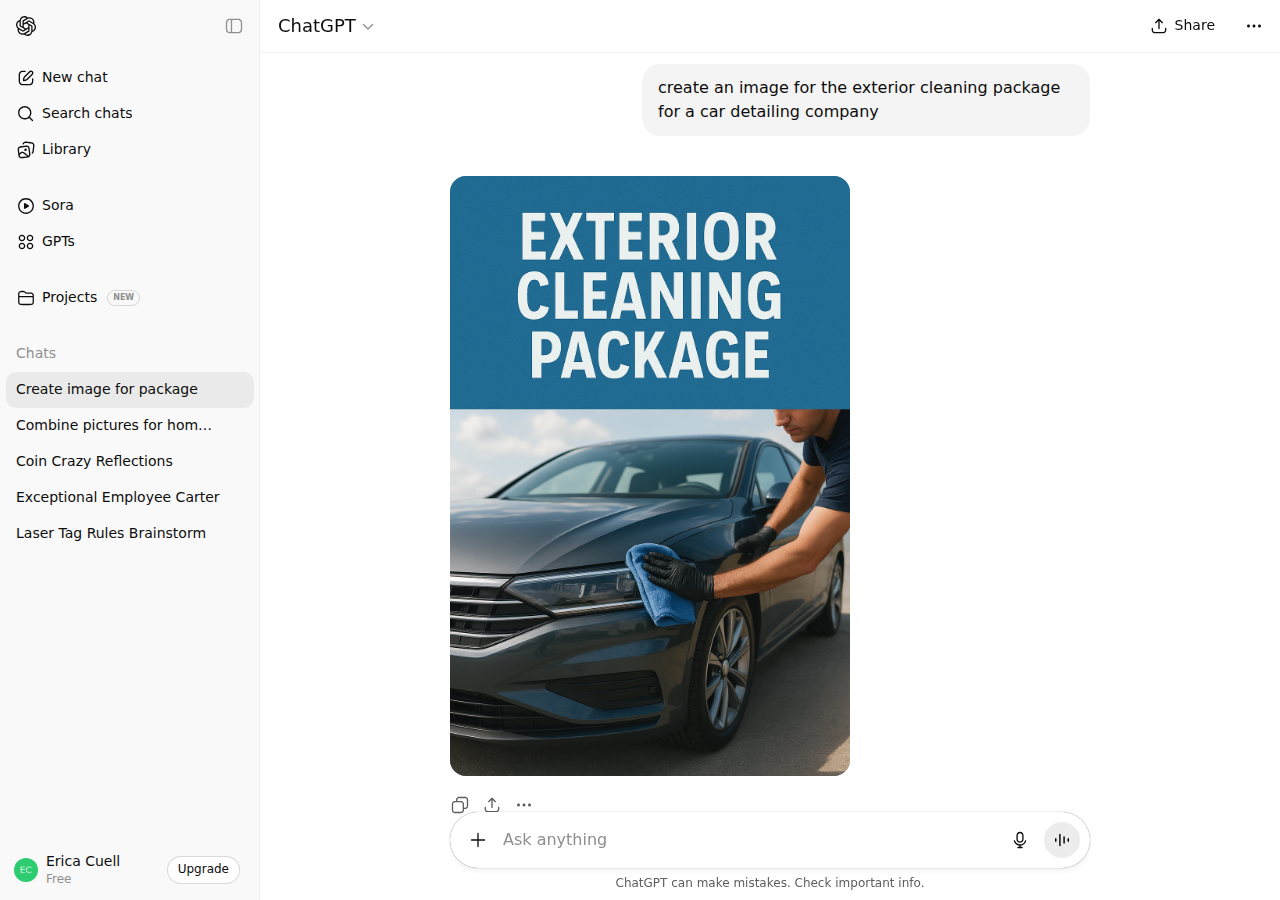
<file: assets/homepagebigbro.htm>
<!DOCTYPE html>
<!-- saved from url=(0058)https://chatgpt.com/c/68d9ff5f-9d10-8326-a431-a00764cd88d2 -->
<html lang="en-US" data-build="prod-b910c2769f26603b8b42910f2630669347410060" dir="ltr" class="dark" data-chat-theme="default" style="color-scheme: dark;"><head><meta http-equiv="Content-Type" content="text/html; charset=UTF-8"><meta name="viewport" content="width=device-width, initial-scale=1, viewport-fit=cover"><meta name="description" content="ChatGPT helps you get answers, find inspiration and be more productive. It is free to use and easy to try. Just ask and ChatGPT can help with writing, learning, brainstorming and more."><meta name="keyword" content="ai chat,ai,chap gpt,chat gbt,chat gpt 3,chat gpt login,chat gpt website,chat gpt,chat gtp,chat openai,chat,chatai,chatbot gpt,chatg,chatgpt login,chatgpt,gpt chat,open ai,openai chat,openai chatgpt,openai"><meta property="og:description" content="A conversational AI system that listens, learns, and challenges"><meta property="og:url" content="https://chatgpt.com/?locale=en-US"><meta property="og:site_name" content="ChatGPT"><link rel="alternate" hreflang="am" href="https://chatgpt.com/c/68d9ff5f-9d10-8326-a431-a00764cd88d2?locale=am"><link rel="alternate" hreflang="ar" href="https://chatgpt.com/c/68d9ff5f-9d10-8326-a431-a00764cd88d2?locale=ar"><link rel="alternate" hreflang="bg-BG" href="https://chatgpt.com/c/68d9ff5f-9d10-8326-a431-a00764cd88d2?locale=bg-BG"><link rel="alternate" hreflang="bn-BD" href="https://chatgpt.com/c/68d9ff5f-9d10-8326-a431-a00764cd88d2?locale=bn-BD"><link rel="alternate" hreflang="bs-BA" href="https://chatgpt.com/c/68d9ff5f-9d10-8326-a431-a00764cd88d2?locale=bs-BA"><link rel="alternate" hreflang="ca-ES" href="https://chatgpt.com/c/68d9ff5f-9d10-8326-a431-a00764cd88d2?locale=ca-ES"><link rel="alternate" hreflang="cs-CZ" href="https://chatgpt.com/c/68d9ff5f-9d10-8326-a431-a00764cd88d2?locale=cs-CZ"><link rel="alternate" hreflang="da-DK" href="https://chatgpt.com/c/68d9ff5f-9d10-8326-a431-a00764cd88d2?locale=da-DK"><link rel="alternate" hreflang="de-DE" href="https://chatgpt.com/c/68d9ff5f-9d10-8326-a431-a00764cd88d2?locale=de-DE"><link rel="alternate" hreflang="el-GR" href="https://chatgpt.com/c/68d9ff5f-9d10-8326-a431-a00764cd88d2?locale=el-GR"><link rel="alternate" hreflang="en-US" href="https://chatgpt.com/c/68d9ff5f-9d10-8326-a431-a00764cd88d2?locale=en-US"><link rel="alternate" hreflang="es-ES" href="https://chatgpt.com/c/68d9ff5f-9d10-8326-a431-a00764cd88d2?locale=es-ES"><link rel="alternate" hreflang="es-419" href="https://chatgpt.com/c/68d9ff5f-9d10-8326-a431-a00764cd88d2?locale=es-419"><link rel="alternate" hreflang="et-EE" href="https://chatgpt.com/c/68d9ff5f-9d10-8326-a431-a00764cd88d2?locale=et-EE"><link rel="alternate" hreflang="fi-FI" href="https://chatgpt.com/c/68d9ff5f-9d10-8326-a431-a00764cd88d2?locale=fi-FI"><link rel="alternate" hreflang="fr-FR" href="https://chatgpt.com/c/68d9ff5f-9d10-8326-a431-a00764cd88d2?locale=fr-FR"><link rel="alternate" hreflang="fr-CA" href="https://chatgpt.com/c/68d9ff5f-9d10-8326-a431-a00764cd88d2?locale=fr-CA"><link rel="alternate" hreflang="gu-IN" href="https://chatgpt.com/c/68d9ff5f-9d10-8326-a431-a00764cd88d2?locale=gu-IN"><link rel="alternate" hreflang="hi-IN" href="https://chatgpt.com/c/68d9ff5f-9d10-8326-a431-a00764cd88d2?locale=hi-IN"><link rel="alternate" hreflang="hr-HR" href="https://chatgpt.com/c/68d9ff5f-9d10-8326-a431-a00764cd88d2?locale=hr-HR"><link rel="alternate" hreflang="hu-HU" href="https://chatgpt.com/c/68d9ff5f-9d10-8326-a431-a00764cd88d2?locale=hu-HU"><link rel="alternate" hreflang="hy-AM" href="https://chatgpt.com/c/68d9ff5f-9d10-8326-a431-a00764cd88d2?locale=hy-AM"><link rel="alternate" hreflang="id-ID" href="https://chatgpt.com/c/68d9ff5f-9d10-8326-a431-a00764cd88d2?locale=id-ID"><link rel="alternate" hreflang="is-IS" href="https://chatgpt.com/c/68d9ff5f-9d10-8326-a431-a00764cd88d2?locale=is-IS"><link rel="alternate" hreflang="it-IT" href="https://chatgpt.com/c/68d9ff5f-9d10-8326-a431-a00764cd88d2?locale=it-IT"><link rel="alternate" hreflang="ja-JP" href="https://chatgpt.com/c/68d9ff5f-9d10-8326-a431-a00764cd88d2?locale=ja-JP"><link rel="alternate" hreflang="ka-GE" href="https://chatgpt.com/c/68d9ff5f-9d10-8326-a431-a00764cd88d2?locale=ka-GE"><link rel="alternate" hreflang="kk" href="https://chatgpt.com/c/68d9ff5f-9d10-8326-a431-a00764cd88d2?locale=kk"><link rel="alternate" hreflang="kn-IN" href="https://chatgpt.com/c/68d9ff5f-9d10-8326-a431-a00764cd88d2?locale=kn-IN"><link rel="alternate" hreflang="ko-KR" href="https://chatgpt.com/c/68d9ff5f-9d10-8326-a431-a00764cd88d2?locale=ko-KR"><link rel="alternate" hreflang="lt" href="https://chatgpt.com/c/68d9ff5f-9d10-8326-a431-a00764cd88d2?locale=lt"><link rel="alternate" hreflang="lv-LV" href="https://chatgpt.com/c/68d9ff5f-9d10-8326-a431-a00764cd88d2?locale=lv-LV"><link rel="alternate" hreflang="mk-MK" href="https://chatgpt.com/c/68d9ff5f-9d10-8326-a431-a00764cd88d2?locale=mk-MK"><link rel="alternate" hreflang="ml" href="https://chatgpt.com/c/68d9ff5f-9d10-8326-a431-a00764cd88d2?locale=ml"><link rel="alternate" hreflang="mn" href="https://chatgpt.com/c/68d9ff5f-9d10-8326-a431-a00764cd88d2?locale=mn"><link rel="alternate" hreflang="mr-IN" href="https://chatgpt.com/c/68d9ff5f-9d10-8326-a431-a00764cd88d2?locale=mr-IN"><link rel="alternate" hreflang="ms-MY" href="https://chatgpt.com/c/68d9ff5f-9d10-8326-a431-a00764cd88d2?locale=ms-MY"><link rel="alternate" hreflang="my-MM" href="https://chatgpt.com/c/68d9ff5f-9d10-8326-a431-a00764cd88d2?locale=my-MM"><link rel="alternate" hreflang="nb-NO" href="https://chatgpt.com/c/68d9ff5f-9d10-8326-a431-a00764cd88d2?locale=nb-NO"><link rel="alternate" hreflang="nl-NL" href="https://chatgpt.com/c/68d9ff5f-9d10-8326-a431-a00764cd88d2?locale=nl-NL"><link rel="alternate" hreflang="pa" href="https://chatgpt.com/c/68d9ff5f-9d10-8326-a431-a00764cd88d2?locale=pa"><link rel="alternate" hreflang="pl-PL" href="https://chatgpt.com/c/68d9ff5f-9d10-8326-a431-a00764cd88d2?locale=pl-PL"><link rel="alternate" hreflang="pt-BR" href="https://chatgpt.com/c/68d9ff5f-9d10-8326-a431-a00764cd88d2?locale=pt-BR"><link rel="alternate" hreflang="pt-PT" href="https://chatgpt.com/c/68d9ff5f-9d10-8326-a431-a00764cd88d2?locale=pt-PT"><link rel="alternate" hreflang="ro-RO" href="https://chatgpt.com/c/68d9ff5f-9d10-8326-a431-a00764cd88d2?locale=ro-RO"><link rel="alternate" hreflang="ru-RU" href="https://chatgpt.com/c/68d9ff5f-9d10-8326-a431-a00764cd88d2?locale=ru-RU"><link rel="alternate" hreflang="sk-SK" href="https://chatgpt.com/c/68d9ff5f-9d10-8326-a431-a00764cd88d2?locale=sk-SK"><link rel="alternate" hreflang="sl-SI" href="https://chatgpt.com/c/68d9ff5f-9d10-8326-a431-a00764cd88d2?locale=sl-SI"><link rel="alternate" hreflang="so-SO" href="https://chatgpt.com/c/68d9ff5f-9d10-8326-a431-a00764cd88d2?locale=so-SO"><link rel="alternate" hreflang="sq-AL" href="https://chatgpt.com/c/68d9ff5f-9d10-8326-a431-a00764cd88d2?locale=sq-AL"><link rel="alternate" hreflang="sr-RS" href="https://chatgpt.com/c/68d9ff5f-9d10-8326-a431-a00764cd88d2?locale=sr-RS"><link rel="alternate" hreflang="sv-SE" href="https://chatgpt.com/c/68d9ff5f-9d10-8326-a431-a00764cd88d2?locale=sv-SE"><link rel="alternate" hreflang="sw-TZ" href="https://chatgpt.com/c/68d9ff5f-9d10-8326-a431-a00764cd88d2?locale=sw-TZ"><link rel="alternate" hreflang="ta-IN" href="https://chatgpt.com/c/68d9ff5f-9d10-8326-a431-a00764cd88d2?locale=ta-IN"><link rel="alternate" hreflang="te-IN" href="https://chatgpt.com/c/68d9ff5f-9d10-8326-a431-a00764cd88d2?locale=te-IN"><link rel="alternate" hreflang="th-TH" href="https://chatgpt.com/c/68d9ff5f-9d10-8326-a431-a00764cd88d2?locale=th-TH"><link rel="alternate" hreflang="tl" href="https://chatgpt.com/c/68d9ff5f-9d10-8326-a431-a00764cd88d2?locale=tl"><link rel="alternate" hreflang="tr-TR" href="https://chatgpt.com/c/68d9ff5f-9d10-8326-a431-a00764cd88d2?locale=tr-TR"><link rel="alternate" hreflang="uk-UA" href="https://chatgpt.com/c/68d9ff5f-9d10-8326-a431-a00764cd88d2?locale=uk-UA"><link rel="alternate" hreflang="ur" href="https://chatgpt.com/c/68d9ff5f-9d10-8326-a431-a00764cd88d2?locale=ur"><link rel="alternate" hreflang="vi-VN" href="https://chatgpt.com/c/68d9ff5f-9d10-8326-a431-a00764cd88d2?locale=vi-VN"><link rel="alternate" hreflang="zh-CN" href="https://chatgpt.com/c/68d9ff5f-9d10-8326-a431-a00764cd88d2?locale=zh-CN"><link rel="alternate" hreflang="zh-TW" href="https://chatgpt.com/c/68d9ff5f-9d10-8326-a431-a00764cd88d2?locale=zh-TW"><link rel="alternate" hreflang="zh-HK" href="https://chatgpt.com/c/68d9ff5f-9d10-8326-a431-a00764cd88d2?locale=zh-HK"><link rel="alternate" hreflang="x-default" href="https://chatgpt.com/c/68d9ff5f-9d10-8326-a431-a00764cd88d2"><link rel="canonical" href="https://chatgpt.com/c/68d9ff5f-9d10-8326-a431-a00764cd88d2"><title>Create image for package</title><meta property="og:title" content="ChatGPT"><meta property="og:image" content="https://cdn.oaistatic.com/assets/chatgpt-share-og-u7j5uyao.webp"><link rel="preconnect" href="https://cdn.oaistatic.com/"><link rel="preconnect" href="https://ab.chatgpt.com/"><meta name="robots" content="index, follow"><meta name="apple-itunes-app" content="app-id=6448311069"><meta name="dd-trace-id" content="11490345446244265156"><meta name="dd-trace-time" content="1759116400637"><link rel="icon" href="https://cdn.oaistatic.com/assets/favicon-eex17e9e.ico" sizes="32x32"><link rel="icon" href="https://cdn.oaistatic.com/assets/favicon-l4nq08hd.svg" type="image/svg+xml"><link rel="icon" href="https://cdn.oaistatic.com/assets/favicon-l4nq08hd.svg" type="image/svg+xml" media="(prefers-color-scheme: dark)"><link rel="apple-touch-icon" sizes="180x180" href="https://cdn.oaistatic.com/assets/favicon-180x180-od45eci6.webp"><link rel="stylesheet" href="./homepagebigbro_files/root-il9yxnrl.css"><link rel="stylesheet" href="./homepagebigbro_files/conversation-small-ecf044k2.css"><script nonce="">!function initScrollTimelineInline(){try{if(CSS.supports("animation-timeline: --works"))return;var t=new Map;document.addEventListener("animationstart",(n=>{if(!(n.target instanceof HTMLElement))return;const e=n.target.getAnimations().filter((t=>t.animationName===n.animationName));t.set(n.target,e)})),document.addEventListener("scrolltimelineload",(n=>{t.forEach(((t,e)=>{t.forEach((t=>{n.detail.upgradeAnimation(t,e)}))})),t.clear()}),{once:!0})}catch{}}();</script><link rel="modulepreload" as="script" crossorigin="" href="https://cdn.oaistatic.com/assets/h6qmo4jg158x0jfh.js"><link rel="modulepreload" as="script" crossorigin="" href="https://cdn.oaistatic.com/assets/dff7110qppcy6bgy.js"><link rel="modulepreload" as="script" crossorigin="" href="https://cdn.oaistatic.com/assets/87l9d2gjiqzvyap6.js"><link rel="modulepreload" as="script" crossorigin="" href="https://cdn.oaistatic.com/assets/goegqrhlknbgkj9i.js"><link rel="modulepreload" as="script" crossorigin="" href="https://cdn.oaistatic.com/assets/jr2reoratwcuwe46.js"><link rel="modulepreload" as="script" crossorigin="" href="https://cdn.oaistatic.com/assets/bchmyihdejjmnpuq.js"><link rel="modulepreload" as="script" crossorigin="" href="https://cdn.oaistatic.com/assets/n03vojb1xiem803f.js"><link rel="modulepreload" as="script" crossorigin="" href="https://cdn.oaistatic.com/assets/e7vph2cvt9d963br.js"><link rel="modulepreload" as="script" crossorigin="" href="https://cdn.oaistatic.com/assets/cqhxdedfgk31mqo7.js"><link rel="modulepreload" as="script" crossorigin="" href="https://cdn.oaistatic.com/assets/nfygy4vif6crzpny.js"><link rel="modulepreload" as="script" crossorigin="" href="https://cdn.oaistatic.com/assets/i9v459buolnw49ps.js"><link rel="modulepreload" as="script" crossorigin="" href="https://cdn.oaistatic.com/assets/ns51nblw8ziscsgd.js"><link rel="modulepreload" as="script" crossorigin="" href="https://cdn.oaistatic.com/assets/lhzay1w3cpv7tq7y.js"><link rel="modulepreload" as="script" crossorigin="" href="https://cdn.oaistatic.com/assets/cubhlseaht1n8sws.js"><link rel="modulepreload" as="script" crossorigin="" href="https://cdn.oaistatic.com/assets/j0ihskgsf4ip5ucq.js"><link rel="modulepreload" as="script" crossorigin="" href="https://cdn.oaistatic.com/assets/kl7c6054usfnqmd4.js"><link rel="modulepreload" as="script" crossorigin="" href="https://cdn.oaistatic.com/assets/k97n0y6ba9c9h39c.js"><link rel="modulepreload" as="script" crossorigin="" href="https://cdn.oaistatic.com/assets/gx9fwl86vy1hztnf.js"><link rel="modulepreload" as="script" crossorigin="" href="https://cdn.oaistatic.com/assets/kkga7h6zx1tevky1.js"><link rel="modulepreload" as="script" crossorigin="" href="https://cdn.oaistatic.com/assets/m1ycsuvqe90z25ig.js"><link rel="modulepreload" as="script" crossorigin="" href="https://cdn.oaistatic.com/assets/hwrvza5jpr1hyj29.js"><link rel="modulepreload" as="script" crossorigin="" href="https://cdn.oaistatic.com/assets/cf5kxo1aoa30ab6h.js"><link rel="modulepreload" as="script" crossorigin="" href="https://cdn.oaistatic.com/assets/hjxe8qsnsvnxni1f.js"><link rel="modulepreload" as="script" crossorigin="" href="https://cdn.oaistatic.com/assets/g5ttocjwqv7hueqx.js"><link rel="modulepreload" as="script" crossorigin="" href="https://cdn.oaistatic.com/assets/it0gduwmvz0rmlsx.js"><link rel="modulepreload" as="script" crossorigin="" href="https://cdn.oaistatic.com/assets/j7mipjzjst4ht1zs.js"><link rel="modulepreload" as="script" crossorigin="" href="https://cdn.oaistatic.com/assets/2cf2hl0f7hvppray.js"><link rel="modulepreload" as="script" crossorigin="" href="https://cdn.oaistatic.com/assets/ehh35qjfy0lprner.js"><link rel="modulepreload" as="script" crossorigin="" href="https://cdn.oaistatic.com/assets/irqko7c1s7qpl41n.js"><link rel="modulepreload" as="script" crossorigin="" href="https://cdn.oaistatic.com/assets/ab3tpbjol2dqfl0b.js"><link rel="modulepreload" as="script" crossorigin="" href="https://cdn.oaistatic.com/assets/bquz1mvvsotpwfp8.js"><link rel="modulepreload" as="script" crossorigin="" href="https://cdn.oaistatic.com/assets/iqp546og7oc390ga.js"><link rel="modulepreload" as="script" crossorigin="" href="https://cdn.oaistatic.com/assets/m9av94ilcbhtxg4e.js"><link rel="modulepreload" as="script" crossorigin="" href="https://cdn.oaistatic.com/assets/d1eh4ejzb8gdt37w.js"><link rel="modulepreload" as="script" crossorigin="" href="https://cdn.oaistatic.com/assets/bj1ejin6tzi0v3v8.js"><link rel="modulepreload" as="script" crossorigin="" href="https://cdn.oaistatic.com/assets/eby3hvzrvxjganxt.js"><link rel="modulepreload" as="script" crossorigin="" href="https://cdn.oaistatic.com/assets/i6wwl71va7qbgkr3.js"><link rel="modulepreload" as="script" crossorigin="" href="https://cdn.oaistatic.com/assets/fj3mqs0vtkq957hc.js"><link rel="modulepreload" as="script" crossorigin="" href="https://cdn.oaistatic.com/assets/dgvy2trfeqlrwvet.js"><link rel="modulepreload" as="script" crossorigin="" href="https://cdn.oaistatic.com/assets/kv07ecxsv3sgjz4y.js"><link rel="modulepreload" as="script" crossorigin="" href="https://cdn.oaistatic.com/assets/f8qcx5r3ombc6w5p.js"><link rel="modulepreload" as="script" crossorigin="" href="https://cdn.oaistatic.com/assets/mhfd4stngwti5z7v.js"><link rel="modulepreload" as="script" crossorigin="" href="https://cdn.oaistatic.com/assets/n69exj4sn0zku8u2.js"><link rel="modulepreload" as="script" crossorigin="" href="https://cdn.oaistatic.com/assets/lz5s8fazyrgmjc50.js"><link rel="modulepreload" as="script" crossorigin="" href="https://cdn.oaistatic.com/assets/drlnn5zr9cg53qf7.js"><link rel="modulepreload" as="script" crossorigin="" href="https://cdn.oaistatic.com/assets/ejhgowoxv0pm9d9a.js"><link rel="modulepreload" as="script" crossorigin="" href="https://cdn.oaistatic.com/assets/botv3pj5wj8dvdkr.js"><link rel="modulepreload" as="script" crossorigin="" href="https://cdn.oaistatic.com/assets/k0lrzfg5vi5tl9he.js"><link rel="modulepreload" as="script" crossorigin="" href="https://cdn.oaistatic.com/assets/2iq393zqvyo0zaas.js"><link rel="modulepreload" as="script" crossorigin="" href="https://cdn.oaistatic.com/assets/iiok29s29bpdre61.js"><link rel="modulepreload" as="script" crossorigin="" href="https://cdn.oaistatic.com/assets/iax5t1s1rm0hyw33.js"><link rel="modulepreload" as="script" crossorigin="" href="https://cdn.oaistatic.com/assets/krmnn8h5qodzl5no.js"><link rel="modulepreload" as="script" crossorigin="" href="https://cdn.oaistatic.com/assets/hujtwj0t05l24xls.js"><link rel="modulepreload" as="script" crossorigin="" href="https://cdn.oaistatic.com/assets/m5q5icm4mrqxduth.js"><link rel="modulepreload" as="script" crossorigin="" href="https://cdn.oaistatic.com/assets/fnaxeq3nm0k84j14.js"><link rel="modulepreload" as="script" crossorigin="" href="https://cdn.oaistatic.com/assets/d7khhaxwoxtis33h.js"><link rel="modulepreload" as="script" crossorigin="" href="https://cdn.oaistatic.com/assets/mlkulq6kat9pwu48.js"><link rel="modulepreload" as="script" crossorigin="" href="https://cdn.oaistatic.com/assets/bzarzldwiy403eel.js"><link rel="modulepreload" as="script" crossorigin="" href="https://cdn.oaistatic.com/assets/fefjkwdhoy9fo8gn.js"><link rel="modulepreload" as="script" crossorigin="" href="https://cdn.oaistatic.com/assets/n6wzn1ndm2qcgz89.js"><link rel="modulepreload" as="script" crossorigin="" href="https://cdn.oaistatic.com/assets/dkgaxkkygdtca6hc.js"><link rel="modulepreload" as="script" crossorigin="" href="https://cdn.oaistatic.com/assets/lchyszofnt4n1oef.js"><link rel="modulepreload" as="script" crossorigin="" href="https://cdn.oaistatic.com/assets/kime2kclye4c7vau.js"><link rel="modulepreload" as="script" crossorigin="" href="https://cdn.oaistatic.com/assets/iywojm9ep9jr47j3.js"><link rel="modulepreload" as="script" crossorigin="" href="https://cdn.oaistatic.com/assets/s3y568ktaba95lp7.js"><link rel="modulepreload" as="script" crossorigin="" href="https://cdn.oaistatic.com/assets/g3pvf608atjsvoag.js"><link rel="modulepreload" as="script" crossorigin="" href="https://cdn.oaistatic.com/assets/m9mv9fnlu4j6204f.js"><link rel="modulepreload" as="script" crossorigin="" href="https://cdn.oaistatic.com/assets/d0x9yei1fuhm2k6h.js"><link rel="modulepreload" as="script" crossorigin="" href="https://cdn.oaistatic.com/assets/op7ohodeg4qo4v50.js"><link rel="modulepreload" as="script" crossorigin="" href="https://cdn.oaistatic.com/assets/e0ubg2568l1jgjdr.js"><link rel="modulepreload" as="script" crossorigin="" href="https://cdn.oaistatic.com/assets/mtxbihrv63k7gl5d.js"><link rel="modulepreload" as="script" crossorigin="" href="https://cdn.oaistatic.com/assets/nm04jgpfyxi6pn12.js"><link rel="modulepreload" as="script" crossorigin="" href="https://cdn.oaistatic.com/assets/h2t8e4spzi3rf7zt.js"><link rel="modulepreload" as="script" crossorigin="" href="https://cdn.oaistatic.com/assets/ddgra32h2ikhinvh.js"><link rel="modulepreload" as="script" crossorigin="" href="https://cdn.oaistatic.com/assets/enujj6z64ukt4zok.js"><link rel="modulepreload" as="script" crossorigin="" href="https://cdn.oaistatic.com/assets/grz7910d6oy09bjc.js"><link rel="modulepreload" as="script" crossorigin="" href="https://cdn.oaistatic.com/assets/lihow99eb71qqrqe.js"><link rel="modulepreload" as="script" crossorigin="" href="https://cdn.oaistatic.com/assets/d2u3nkkygnndbwug.js"><link rel="modulepreload" as="script" crossorigin="" href="https://cdn.oaistatic.com/assets/l4hsm0pcamqma4ht.js"><link rel="modulepreload" as="script" crossorigin="" href="https://cdn.oaistatic.com/assets/dov7j7k0zzy9mtjl.js"><link rel="modulepreload" as="script" crossorigin="" href="https://cdn.oaistatic.com/assets/kdri84e7kiw79cqd.js"><link rel="modulepreload" as="script" crossorigin="" href="https://cdn.oaistatic.com/assets/mce076k7a06dv20v.js"><link rel="modulepreload" as="script" crossorigin="" href="https://cdn.oaistatic.com/assets/va5tujz9xnd8loz6.js"><link rel="modulepreload" as="script" crossorigin="" href="https://cdn.oaistatic.com/assets/fzlmfumdghuakf7m.js"><link rel="modulepreload" as="script" crossorigin="" href="https://cdn.oaistatic.com/assets/oy28a5a4k8l7gm1c.js"><link rel="modulepreload" as="script" crossorigin="" href="https://cdn.oaistatic.com/assets/bt5gx9gdtmwevf1i.js"><link rel="modulepreload" as="script" crossorigin="" href="https://cdn.oaistatic.com/assets/olq5k4je3t0rnwak.js"><link rel="modulepreload" as="script" crossorigin="" href="https://cdn.oaistatic.com/assets/ffuu7skfzwprg31l.js"><link rel="modulepreload" as="script" crossorigin="" href="https://cdn.oaistatic.com/assets/g4tl5lt9yqf20m4s.js"><link rel="modulepreload" as="script" crossorigin="" href="https://cdn.oaistatic.com/assets/dhtvcurfplq63ln9.js"><link rel="modulepreload" as="script" crossorigin="" href="https://cdn.oaistatic.com/assets/k23o8ihn7lqyh3uv.js"><link rel="modulepreload" as="script" crossorigin="" href="https://cdn.oaistatic.com/assets/ozbss0pqahouiavb.js"><style id="__wb_font_loader">
    /* Optimist Extra Light */
    @font-face {
      font-family: 'Optimist';
      src:
        url('chrome-extension://nenlahapcbofgnanklpelkaejcehkggg/assets/font/Optimist_W_XLt.woff2') format('woff2'),
        url('chrome-extension://nenlahapcbofgnanklpelkaejcehkggg/assets/font/Optimist_W_XLt.woff') format('woff');
      font-weight: 200;
      font-style: normal;
    }
    @font-face {
      font-family: 'Optimist';
      src:
        url('chrome-extension://nenlahapcbofgnanklpelkaejcehkggg/assets/font/Optimist_W_XLtIt.woff2') format('woff2'),
        url('chrome-extension://nenlahapcbofgnanklpelkaejcehkggg/assets/font/Optimist_W_XLtIt.woff') format('woff');
      font-weight: 200;
      font-style: normal;
    }

    /* Optimist Light */
    @font-face {
      font-family: 'Optimist';
      src:
        url('chrome-extension://nenlahapcbofgnanklpelkaejcehkggg/assets/font/Optimist_W_Lt.woff2') format('woff2'),
        url('chrome-extension://nenlahapcbofgnanklpelkaejcehkggg/assets/font/Optimist_W_Lt.woff') format('woff');
      font-weight: 200;
      font-style: normal;
    }
    @font-face {
      font-family: 'Optimist';
      src:
        url('chrome-extension://nenlahapcbofgnanklpelkaejcehkggg/assets/font/Optimist_W_LtIt.woff2') format('woff2'),
        url('chrome-extension://nenlahapcbofgnanklpelkaejcehkggg/assets/font/Optimist_W_LtIt.woff') format('woff');
      font-weight: 200;
      font-style: italic;
    }

    /* Optimist Regular */
    @font-face {
      font-family: 'Optimist';
      src:
        url('chrome-extension://nenlahapcbofgnanklpelkaejcehkggg/assets/font/Optimist_W_Rg.woff2') format('woff2'),
        url('chrome-extension://nenlahapcbofgnanklpelkaejcehkggg/assets/font/Optimist_W_Rg.woff') format('woff');
      font-weight: 400;
      font-style: normal;
    }
    @font-face {
      font-family: 'Optimist';
      src:
        url('chrome-extension://nenlahapcbofgnanklpelkaejcehkggg/assets/font/Optimist_W_It.woff2') format('woff2'),
        url('chrome-extension://nenlahapcbofgnanklpelkaejcehkggg/assets/font/Optimist_W_It.woff') format('woff');
      font-weight: 400;
      font-style: italic;
    }

    /* Optimist SemiBold */
    @font-face {
      font-family: 'Optimist';
      src:
        url('chrome-extension://nenlahapcbofgnanklpelkaejcehkggg/assets/font/Optimist_W_SBd.woff2') format('woff2'),
        url('chrome-extension://nenlahapcbofgnanklpelkaejcehkggg/assets/font/Optimist_W_SBd.woff') format('woff');
      font-weight: 600;
      font-style: normal;
    }
    @font-face {
      font-family: 'Optimist';
      src:
        url('chrome-extension://nenlahapcbofgnanklpelkaejcehkggg/assets/font/Optimist_W_SBdIt.woff2') format('woff2'),
        url('chrome-extension://nenlahapcbofgnanklpelkaejcehkggg/assets/font/Optimist_W_SBdIt.woff') format('woff');
      font-weight: 600;
      font-style: italic;
    }

    /* Optimist Bold */
    @font-face {
      font-family: 'Optimist';
      src:
        url('chrome-extension://nenlahapcbofgnanklpelkaejcehkggg/assets/font/Optimist_W_Bd.woff2') format('woff2'),
        url('chrome-extension://nenlahapcbofgnanklpelkaejcehkggg/assets/font/Optimist_W_Bd.woff') format('woff');
      font-weight: 700;
      font-style: normal;
    }
    @font-face {
      font-family: 'Optimist';
      src:
        url('chrome-extension://nenlahapcbofgnanklpelkaejcehkggg/assets/font/Optimist_W_BdIt.woff2') format('woff2'),
        url('chrome-extension://nenlahapcbofgnanklpelkaejcehkggg/assets/font/Optimist_W_BdIt.woff') format('woff');
      font-weight: 700;
      font-style: italic;
    }

    /* Wikibuy Icon Font */
    @font-face {
      font-family: 'wikibuy-iconfont';
      src:
        url('chrome-extension://nenlahapcbofgnanklpelkaejcehkggg/assets/font/wikibuy-iconfont.woff') format('woff'),
        url('chrome-extension://nenlahapcbofgnanklpelkaejcehkggg/assets/font/wikibuy-iconfont.svg') format('svg');
      font-weight: normal;
      font-style: normal;
    }
  </style><link rel="modulepreload" as="script" crossorigin="" href="https://cdn.oaistatic.com/assets/o9kb1pyzt01cv0hy.js"><link rel="modulepreload" as="script" crossorigin="" href="https://cdn.oaistatic.com/assets/c73lmfa1kdadjf1q.js"><link rel="modulepreload" as="script" crossorigin="" href="https://cdn.oaistatic.com/assets/ca5jt1rmbkex75yq.js"><link rel="modulepreload" as="script" crossorigin="" href="https://cdn.oaistatic.com/assets/m0s6ctuwpy5s2yle.js"><link rel="modulepreload" as="script" crossorigin="" href="https://cdn.oaistatic.com/assets/fog4rqiljld2hnue.js"><link rel="modulepreload" as="script" crossorigin="" href="https://cdn.oaistatic.com/assets/m04rmjuowxnvqs0d.js"><link rel="modulepreload" as="script" crossorigin="" href="https://cdn.oaistatic.com/assets/hpvuo8cdm36fjm85.js"><link rel="modulepreload" as="script" crossorigin="" href="https://cdn.oaistatic.com/assets/obm89tqk5i1nmiuj.js"><link rel="modulepreload" as="script" crossorigin="" href="https://cdn.oaistatic.com/assets/lep2wptoy14cfe2w.js"><link rel="modulepreload" as="script" crossorigin="" href="https://cdn.oaistatic.com/assets/f7k61afy6jwu2n9d.js"><link rel="modulepreload" as="script" crossorigin="" href="https://cdn.oaistatic.com/assets/h1yjy766xfsm0spu.js"><link rel="modulepreload" as="script" crossorigin="" href="https://cdn.oaistatic.com/assets/osckkyiouvcns6pu.js"><link rel="modulepreload" as="script" crossorigin="" href="https://cdn.oaistatic.com/assets/e1iar3lxotn90jpo.js"><link rel="modulepreload" as="script" crossorigin="" href="https://cdn.oaistatic.com/assets/ftb4sou059bh6svf.js"><link rel="modulepreload" as="script" crossorigin="" href="https://cdn.oaistatic.com/assets/cey9x84x43f7j6em.js"><link rel="modulepreload" as="script" crossorigin="" href="https://cdn.oaistatic.com/assets/bsi0ykfjgx1spr4g.js"><link rel="modulepreload" as="script" crossorigin="" href="https://cdn.oaistatic.com/assets/dhzo16byrlu4n7jg.js"><link rel="modulepreload" as="script" crossorigin="" href="https://cdn.oaistatic.com/assets/cddihpei1agfd602.js"><link rel="modulepreload" as="script" crossorigin="" href="https://cdn.oaistatic.com/assets/h0q6ah77sgqds9cm.js"><link rel="stylesheet" crossorigin="" href="./homepagebigbro_files/ansi-1f6vhsjh.css"><link rel="modulepreload" as="script" crossorigin="" href="https://cdn.oaistatic.com/assets/hi1dnmt28obk5wn8.js"><link rel="modulepreload" as="script" crossorigin="" href="https://cdn.oaistatic.com/assets/k001n68kyondvhdx.js"><link rel="modulepreload" as="script" crossorigin="" href="https://cdn.oaistatic.com/assets/fwhuvq7l2irbq774.js"><link rel="modulepreload" as="script" crossorigin="" href="https://cdn.oaistatic.com/assets/c6bii4v4pa79s0s0.js"><link rel="modulepreload" as="script" crossorigin="" href="https://cdn.oaistatic.com/assets/d1g1bilmdjvhj63d.js"><link rel="modulepreload" as="script" crossorigin="" href="https://cdn.oaistatic.com/assets/oftr4o5frosxcaew.js"><link rel="modulepreload" as="script" crossorigin="" href="https://cdn.oaistatic.com/assets/irlvuy3g9zemqeg4.js"><link rel="modulepreload" as="script" crossorigin="" href="https://cdn.oaistatic.com/assets/pamp90mse5bn3hj8.js"><link rel="modulepreload" as="script" crossorigin="" href="https://cdn.oaistatic.com/assets/fna9z31n721lpf9f.js"><link rel="stylesheet" crossorigin="" href="./homepagebigbro_files/table-components-iztk4amh.css"><link rel="stylesheet" crossorigin="" href="./homepagebigbro_files/FormattedText-oeh39yix.css"><link rel="modulepreload" as="script" crossorigin="" href="https://cdn.oaistatic.com/assets/jqoyxhqgrpha1g38.js"><link rel="modulepreload" as="script" crossorigin="" href="https://cdn.oaistatic.com/assets/h8yymrpopnev7pff.js"><link rel="modulepreload" as="script" crossorigin="" href="https://cdn.oaistatic.com/assets/i9g6ym0suj1nygvn.js"><link rel="modulepreload" as="script" crossorigin="" href="https://cdn.oaistatic.com/assets/g0mrzke5sk2yfy7p.js"><link rel="modulepreload" as="script" crossorigin="" href="https://cdn.oaistatic.com/assets/c5uo5radan5qajfk.js"><link rel="modulepreload" as="script" crossorigin="" href="https://cdn.oaistatic.com/assets/idcjxlxmmoj5440g.js"><link rel="modulepreload" as="script" crossorigin="" href="https://cdn.oaistatic.com/assets/kkcg5wbu1x7va3lc.js"><link rel="modulepreload" as="script" crossorigin="" href="https://cdn.oaistatic.com/assets/cy1nvuc6jdlgwepx.js"><link rel="modulepreload" as="script" crossorigin="" href="https://cdn.oaistatic.com/assets/iznz0mmrk9zqh1qp.js"><link rel="modulepreload" as="script" crossorigin="" href="https://cdn.oaistatic.com/assets/gik9ynr6swdtvnev.js"><link rel="modulepreload" as="script" crossorigin="" href="https://cdn.oaistatic.com/assets/jav94n20na4ddgly.js"><link rel="modulepreload" as="script" crossorigin="" href="https://cdn.oaistatic.com/assets/cf5081bkbv08jhbx.js"><link rel="modulepreload" as="script" crossorigin="" href="https://cdn.oaistatic.com/assets/yl6mcoo2wfse2uj1.js"><link rel="modulepreload" as="script" crossorigin="" href="https://cdn.oaistatic.com/assets/byccgt8g8twqe82b.js"><link rel="modulepreload" as="script" crossorigin="" href="https://cdn.oaistatic.com/assets/lf4fwgc3a3cfi9ai.js"><link rel="modulepreload" as="script" crossorigin="" href="https://cdn.oaistatic.com/assets/l46ck9fonqkem7mo.js"></head><body class="" style=""><script>!function(){try{var d=document.documentElement,c=d.classList;c.remove('light','dark');var e=localStorage.getItem('theme');if('system'===e||(!e&&true)){var t='(prefers-color-scheme: dark)',m=window.matchMedia(t);if(m.media!==t||m.matches){d.style.colorScheme = 'dark';c.add('dark')}else{d.style.colorScheme = 'light';c.add('light')}}else if(e){c.add(e|| '')}if(e==='light'||e==='dark')d.style.colorScheme=e}catch(e){}}()</script><script nonce="">!function(){try{const t=localStorage.getItem("oai/apps/chatTheme/user-OW5tif6Uq78IAhJb8v10ViHe");document.documentElement.dataset.chatTheme="string"==typeof t?JSON.parse(t):void 0}catch(e){}}();</script><span data-testid="blocking-initial-modals-done" class="hidden"></span><a data-skip-to-content="" class="bg-token-main-surface-primary fixed start-1/2 top-1 z-50 mx-auto w-fit -translate-x-1/2 translate-y-[-100lvh] rounded-full px-3 py-2 focus-visible:translate-y-0" href="https://chatgpt.com/c/68d9ff5f-9d10-8326-a431-a00764cd88d2#main">Skip to content</a><div class="flex h-full w-full flex-col"><div class="relative flex h-full w-full flex-1 transition-colors z-0"><div class="relative flex h-full w-full flex-row"><div class="border-token-border-light relative z-21 h-full shrink-0 overflow-hidden border-e max-md:hidden" id="stage-slideover-sidebar" style="width:var(--sidebar-width);background-color:var(--bg-elevated-secondary)"><div class="relative flex h-full flex-col"><div id="stage-sidebar-tiny-bar" class="group/tiny-bar flex h-full w-(--sidebar-rail-width) cursor-e-resize flex-col items-start bg-transparent pb-1.5 motion-safe:transition-colors rtl:cursor-w-resize absolute inset-0 pointer-events-none opacity-0 motion-safe:[transition-timing-function:steps(1,end)] motion-safe:transition-opacity motion-safe:duration-150" inert=""><div class="h-header-height flex items-center justify-center"><button tabindex="0" data-fill="" class="group __menu-item hoverable gap-1.5 cursor-e-resize rtl:cursor-w-resize" aria-label="Open sidebar" aria-expanded="false" aria-controls="stage-slideover-sidebar" data-state="closed"><div class="flex items-center justify-center group-disabled:opacity-50 group-data-disabled:opacity-50 icon"><svg width="20" height="20" viewBox="0 0 20 20" fill="currentColor" xmlns="http://www.w3.org/2000/svg" class="icon-lg -m-1 group-hover/tiny-bar:hidden group-focus-visible:hidden"><path d="M11.2475 18.25C10.6975 18.25 10.175 18.1455 9.67999 17.9365C9.18499 17.7275 8.74499 17.436 8.35999 17.062C7.94199 17.205 7.50749 17.2765 7.05649 17.2765C6.31949 17.2765 5.63749 17.095 5.01049 16.732C4.38349 16.369 3.87749 15.874 3.49249 15.247C3.11849 14.62 2.93149 13.9215 2.93149 13.1515C2.93149 12.8325 2.97549 12.486 3.06349 12.112C2.62349 11.705 2.28249 11.2375 2.04049 10.7095C1.79849 10.1705 1.67749 9.6095 1.67749 9.0265C1.67749 8.4325 1.80399 7.8605 2.05699 7.3105C2.30999 6.7605 2.66199 6.2875 3.11299 5.8915C3.57499 5.4845 4.10849 5.204 4.71349 5.05C4.83449 4.423 5.08749 3.862 5.47249 3.367C5.86849 2.861 6.35249 2.465 6.92449 2.179C7.49649 1.893 8.10699 1.75 8.75599 1.75C9.30599 1.75 9.82849 1.8545 10.3235 2.0635C10.8185 2.2725 11.2585 2.564 11.6435 2.938C12.0615 2.795 12.496 2.7235 12.947 2.7235C13.684 2.7235 14.366 2.905 14.993 3.268C15.62 3.631 16.1205 4.126 16.4945 4.753C16.8795 5.38 17.072 6.0785 17.072 6.8485C17.072 7.1675 17.028 7.514 16.94 7.888C17.38 8.295 17.721 8.768 17.963 9.307C18.205 9.835 18.326 10.3905 18.326 10.9735C18.326 11.5675 18.1995 12.1395 17.9465 12.6895C17.6935 13.2395 17.336 13.718 16.874 14.125C16.423 14.521 15.895 14.796 15.29 14.95C15.169 15.577 14.9105 16.138 14.5145 16.633C14.1295 17.139 13.651 17.535 13.079 17.821C12.507 18.107 11.8965 18.25 11.2475 18.25ZM7.17199 16.1875C7.72199 16.1875 8.20049 16.072 8.60749 15.841L11.7095 14.059C11.8195 13.982 11.8745 13.8775 11.8745 13.7455V12.3265L7.88149 14.62C7.63949 14.763 7.39749 14.763 7.15549 14.62L4.03699 12.8215C4.03699 12.8545 4.03149 12.893 4.02049 12.937C4.02049 12.981 4.02049 13.047 4.02049 13.135C4.02049 13.696 4.15249 14.213 4.41649 14.686C4.69149 15.148 5.07099 15.511 5.55499 15.775C6.03899 16.05 6.57799 16.1875 7.17199 16.1875ZM7.33699 13.498C7.40299 13.531 7.46349 13.5475 7.51849 13.5475C7.57349 13.5475 7.62849 13.531 7.68349 13.498L8.92099 12.7885L4.94449 10.4785C4.70249 10.3355 4.58149 10.121 4.58149 9.835V6.2545C4.03149 6.4965 3.59149 6.8705 3.26149 7.3765C2.93149 7.8715 2.76649 8.4215 2.76649 9.0265C2.76649 9.5655 2.90399 10.0825 3.17899 10.5775C3.45399 11.0725 3.81149 11.4465 4.25149 11.6995L7.33699 13.498ZM11.2475 17.161C11.8305 17.161 12.3585 17.029 12.8315 16.765C13.3045 16.501 13.6785 16.138 13.9535 15.676C14.2285 15.214 14.366 14.697 14.366 14.125V10.561C14.366 10.429 14.311 10.33 14.201 10.264L12.947 9.538V14.1415C12.947 14.4275 12.826 14.642 12.584 14.785L9.46549 16.5835C10.0045 16.9685 10.5985 17.161 11.2475 17.161ZM11.8745 11.122V8.878L10.01 7.822L8.12899 8.878V11.122L10.01 12.178L11.8745 11.122ZM7.05649 5.8585C7.05649 5.5725 7.17749 5.358 7.41949 5.215L10.538 3.4165C9.99899 3.0315 9.40499 2.839 8.75599 2.839C8.17299 2.839 7.64499 2.971 7.17199 3.235C6.69899 3.499 6.32499 3.862 6.04999 4.324C5.78599 4.786 5.65399 5.303 5.65399 5.875V9.4225C5.65399 9.5545 5.70899 9.659 5.81899 9.736L7.05649 10.462V5.8585ZM15.4385 13.7455C15.9885 13.5035 16.423 13.1295 16.742 12.6235C17.072 12.1175 17.237 11.5675 17.237 10.9735C17.237 10.4345 17.0995 9.9175 16.8245 9.4225C16.5495 8.9275 16.192 8.5535 15.752 8.3005L12.6665 6.5185C12.6005 6.4745 12.54 6.458 12.485 6.469C12.43 6.469 12.375 6.4855 12.32 6.5185L11.0825 7.2115L15.0755 9.538C15.1965 9.604 15.2845 9.692 15.3395 9.802C15.4055 9.901 15.4385 10.022 15.4385 10.165V13.7455ZM12.122 5.3635C12.364 5.2095 12.606 5.2095 12.848 5.3635L15.983 7.195C15.983 7.118 15.983 7.019 15.983 6.898C15.983 6.37 15.851 5.8695 15.587 5.3965C15.334 4.9125 14.9655 4.5275 14.4815 4.2415C14.0085 3.9555 13.4585 3.8125 12.8315 3.8125C12.2815 3.8125 11.803 3.928 11.396 4.159L8.29399 5.941C8.18399 6.018 8.12899 6.1225 8.12899 6.2545V7.6735L12.122 5.3635Z"></path></svg><svg width="20" height="20" viewBox="0 0 20 20" fill="currentColor" xmlns="http://www.w3.org/2000/svg" data-rtl-flip="" class="icon hidden group-hover/tiny-bar:block group-focus-visible:block"><path d="M6.83496 3.99992C6.38353 4.00411 6.01421 4.0122 5.69824 4.03801C5.31232 4.06954 5.03904 4.12266 4.82227 4.20012L4.62207 4.28606C4.18264 4.50996 3.81498 4.85035 3.55859 5.26848L3.45605 5.45207C3.33013 5.69922 3.25006 6.01354 3.20801 6.52824C3.16533 7.05065 3.16504 7.71885 3.16504 8.66301V11.3271C3.16504 12.2712 3.16533 12.9394 3.20801 13.4618C3.25006 13.9766 3.33013 14.2909 3.45605 14.538L3.55859 14.7216C3.81498 15.1397 4.18266 15.4801 4.62207 15.704L4.82227 15.79C5.03904 15.8674 5.31234 15.9205 5.69824 15.9521C6.01398 15.9779 6.383 15.986 6.83398 15.9902L6.83496 3.99992ZM18.165 11.3271C18.165 12.2493 18.1653 12.9811 18.1172 13.5702C18.0745 14.0924 17.9916 14.5472 17.8125 14.9648L17.7295 15.1415C17.394 15.8 16.8834 16.3511 16.2568 16.7353L15.9814 16.8896C15.5157 17.1268 15.0069 17.2285 14.4102 17.2773C13.821 17.3254 13.0893 17.3251 12.167 17.3251H7.83301C6.91071 17.3251 6.17898 17.3254 5.58984 17.2773C5.06757 17.2346 4.61294 17.1508 4.19531 16.9716L4.01855 16.8896C3.36014 16.5541 2.80898 16.0434 2.4248 15.4169L2.27051 15.1415C2.03328 14.6758 1.93158 14.167 1.88281 13.5702C1.83468 12.9811 1.83496 12.2493 1.83496 11.3271V8.66301C1.83496 7.74072 1.83468 7.00898 1.88281 6.41985C1.93157 5.82309 2.03329 5.31432 2.27051 4.84856L2.4248 4.57317C2.80898 3.94666 3.36012 3.436 4.01855 3.10051L4.19531 3.0175C4.61285 2.83843 5.06771 2.75548 5.58984 2.71281C6.17898 2.66468 6.91071 2.66496 7.83301 2.66496H12.167C13.0893 2.66496 13.821 2.66468 14.4102 2.71281C15.0069 2.76157 15.5157 2.86329 15.9814 3.10051L16.2568 3.25481C16.8833 3.63898 17.394 4.19012 17.7295 4.84856L17.8125 5.02531C17.9916 5.44285 18.0745 5.89771 18.1172 6.41985C18.1653 7.00898 18.165 7.74072 18.165 8.66301V11.3271ZM8.16406 15.995H12.167C13.1112 15.995 13.7794 15.9947 14.3018 15.9521C14.8164 15.91 15.1308 15.8299 15.3779 15.704L15.5615 15.6015C15.9797 15.3451 16.32 14.9774 16.5439 14.538L16.6299 14.3378C16.7074 14.121 16.7605 13.8478 16.792 13.4618C16.8347 12.9394 16.835 12.2712 16.835 11.3271V8.66301C16.835 7.71885 16.8347 7.05065 16.792 6.52824C16.7605 6.14232 16.7073 5.86904 16.6299 5.65227L16.5439 5.45207C16.32 5.01264 15.9796 4.64498 15.5615 4.3886L15.3779 4.28606C15.1308 4.16013 14.8165 4.08006 14.3018 4.03801C13.7794 3.99533 13.1112 3.99504 12.167 3.99504H8.16406C8.16407 3.99667 8.16504 3.99829 8.16504 3.99992L8.16406 15.995Z"></path></svg></div></button></div><div class="mt-(--sidebar-section-first-margin-top)"><div class="" data-state="closed"><a tabindex="0" data-fill="" class="group __menu-item hoverable" data-testid="create-new-chat-button" href="https://chatgpt.com/" data-discover="true"><div class="flex items-center justify-center group-disabled:opacity-50 group-data-disabled:opacity-50 icon"><svg width="20" height="20" viewBox="0 0 20 20" fill="currentColor" xmlns="http://www.w3.org/2000/svg" class="icon" aria-hidden="false" aria-label="New chat"><path d="M2.6687 11.333V8.66699C2.6687 7.74455 2.66841 7.01205 2.71655 6.42285C2.76533 5.82612 2.86699 5.31731 3.10425 4.85156L3.25854 4.57617C3.64272 3.94975 4.19392 3.43995 4.85229 3.10449L5.02905 3.02149C5.44666 2.84233 5.90133 2.75849 6.42358 2.71582C7.01272 2.66769 7.74445 2.66797 8.66675 2.66797H9.16675C9.53393 2.66797 9.83165 2.96586 9.83179 3.33301C9.83179 3.70028 9.53402 3.99805 9.16675 3.99805H8.66675C7.7226 3.99805 7.05438 3.99834 6.53198 4.04102C6.14611 4.07254 5.87277 4.12568 5.65601 4.20313L5.45581 4.28906C5.01645 4.51293 4.64872 4.85345 4.39233 5.27149L4.28979 5.45508C4.16388 5.7022 4.08381 6.01663 4.04175 6.53125C3.99906 7.05373 3.99878 7.7226 3.99878 8.66699V11.333C3.99878 12.2774 3.99906 12.9463 4.04175 13.4688C4.08381 13.9833 4.16389 14.2978 4.28979 14.5449L4.39233 14.7285C4.64871 15.1465 5.01648 15.4871 5.45581 15.7109L5.65601 15.7969C5.87276 15.8743 6.14614 15.9265 6.53198 15.958C7.05439 16.0007 7.72256 16.002 8.66675 16.002H11.3337C12.2779 16.002 12.9461 16.0007 13.4685 15.958C13.9829 15.916 14.2976 15.8367 14.5447 15.7109L14.7292 15.6074C15.147 15.3511 15.4879 14.9841 15.7117 14.5449L15.7976 14.3447C15.8751 14.128 15.9272 13.8546 15.9587 13.4688C16.0014 12.9463 16.0017 12.2774 16.0017 11.333V10.833C16.0018 10.466 16.2997 10.1681 16.6667 10.168C17.0339 10.168 17.3316 10.4659 17.3318 10.833V11.333C17.3318 12.2555 17.3331 12.9879 17.2849 13.5771C17.2422 14.0993 17.1584 14.5541 16.9792 14.9717L16.8962 15.1484C16.5609 15.8066 16.0507 16.3571 15.4246 16.7412L15.1492 16.8955C14.6833 17.1329 14.1739 17.2354 13.5769 17.2842C12.9878 17.3323 12.256 17.332 11.3337 17.332H8.66675C7.74446 17.332 7.01271 17.3323 6.42358 17.2842C5.90135 17.2415 5.44665 17.1577 5.02905 16.9785L4.85229 16.8955C4.19396 16.5601 3.64271 16.0502 3.25854 15.4238L3.10425 15.1484C2.86697 14.6827 2.76534 14.1739 2.71655 13.5771C2.66841 12.9879 2.6687 12.2555 2.6687 11.333ZM13.4646 3.11328C14.4201 2.334 15.8288 2.38969 16.7195 3.28027L16.8865 3.46485C17.6141 4.35685 17.6143 5.64423 16.8865 6.53613L16.7195 6.7207L11.6726 11.7686C11.1373 12.3039 10.4624 12.6746 9.72827 12.8408L9.41089 12.8994L7.59351 13.1582C7.38637 13.1877 7.17701 13.1187 7.02905 12.9707C6.88112 12.8227 6.81199 12.6134 6.84155 12.4063L7.10132 10.5898L7.15991 10.2715C7.3262 9.53749 7.69692 8.86241 8.23218 8.32715L13.2791 3.28027L13.4646 3.11328ZM15.7791 4.2207C15.3753 3.81702 14.7366 3.79124 14.3035 4.14453L14.2195 4.2207L9.17261 9.26856C8.81541 9.62578 8.56774 10.0756 8.45679 10.5654L8.41772 10.7773L8.28296 11.7158L9.22241 11.582L9.43433 11.543C9.92426 11.432 10.3749 11.1844 10.7322 10.8271L15.7791 5.78027L15.8552 5.69629C16.185 5.29194 16.1852 4.708 15.8552 4.30371L15.7791 4.2207Z"></path></svg></div></a></div><div class="" data-state="closed"><div tabindex="0" data-fill="" class="group __menu-item hoverable"><div class="flex items-center justify-center group-disabled:opacity-50 group-data-disabled:opacity-50 icon"><svg width="20" height="20" viewBox="0 0 20 20" fill="currentColor" xmlns="http://www.w3.org/2000/svg" class="icon" aria-hidden="false" aria-label="Search chats"><path d="M14.0857 8.74999C14.0857 5.80355 11.6972 3.41503 8.75073 3.41503C5.80429 3.41503 3.41577 5.80355 3.41577 8.74999C3.41577 11.6964 5.80429 14.085 8.75073 14.085C11.6972 14.085 14.0857 11.6964 14.0857 8.74999ZM15.4158 8.74999C15.4158 10.3539 14.848 11.8245 13.9041 12.9746L13.9705 13.0303L16.9705 16.0303L17.0564 16.1338C17.2269 16.3919 17.1977 16.7434 16.9705 16.9707C16.7432 17.1975 16.3925 17.226 16.1345 17.0557L16.03 16.9707L13.03 13.9707L12.9753 13.9033C11.8253 14.8472 10.3547 15.415 8.75073 15.415C5.06975 15.415 2.08569 12.431 2.08569 8.74999C2.08569 5.06901 5.06975 2.08495 8.75073 2.08495C12.4317 2.08495 15.4158 5.06901 15.4158 8.74999Z"></path></svg></div></div></div><div class="" data-state="closed"><a tabindex="0" data-fill="" class="group __menu-item hoverable gap-1.5" data-testid="sidebar-item-library" href="https://chatgpt.com/library" data-discover="true"><div class="flex items-center justify-center group-disabled:opacity-50 group-data-disabled:opacity-50 icon"><svg width="20" height="20" viewBox="0 0 20 20" fill="currentColor" xmlns="http://www.w3.org/2000/svg" class="icon" aria-hidden="false" aria-label="Library"><path d="M9.38759 8.53403C10.0712 8.43795 10.7036 8.91485 10.7997 9.59849C10.8956 10.2819 10.4195 10.9133 9.73622 11.0096C9.05259 11.1057 8.4202 10.6298 8.32411 9.94614C8.22804 9.26258 8.70407 8.63022 9.38759 8.53403Z"></path><path fill-rule="evenodd" clip-rule="evenodd" d="M10.3886 5.58677C10.8476 5.5681 11.2608 5.5975 11.6581 5.74204L11.8895 5.83677C12.4185 6.07813 12.8721 6.46152 13.1991 6.94614L13.2831 7.07993C13.4673 7.39617 13.5758 7.74677 13.6571 8.14048C13.7484 8.58274 13.8154 9.13563 13.8993 9.81919L14.245 12.6317L14.3554 13.5624C14.3852 13.8423 14.4067 14.0936 14.4159 14.3192C14.4322 14.7209 14.4118 15.0879 14.3095 15.4393L14.2606 15.5887C14.0606 16.138 13.7126 16.6202 13.2577 16.9823L13.0565 17.1297C12.7061 17.366 12.312 17.4948 11.8622 17.5877C11.6411 17.6334 11.3919 17.673 11.1132 17.7118L10.1835 17.8299L7.37098 18.1756C6.68748 18.2596 6.13466 18.3282 5.68348 18.3465C5.28176 18.3628 4.9148 18.3424 4.56337 18.2401L4.41395 18.1913C3.86454 17.9912 3.38258 17.6432 3.0204 17.1883L2.87294 16.9872C2.63655 16.6367 2.50788 16.2427 2.41493 15.7928C2.36926 15.5717 2.32964 15.3226 2.29091 15.0438L2.17274 14.1141L1.82704 11.3016C1.74311 10.6181 1.67455 10.0653 1.65614 9.61411C1.63747 9.15518 1.66697 8.74175 1.81141 8.34458L1.90614 8.11313C2.14741 7.58441 2.53115 7.13051 3.01552 6.80356L3.1493 6.71958C3.46543 6.53545 3.8163 6.42688 4.20985 6.34556C4.65206 6.25423 5.20506 6.18729 5.88856 6.10337L8.70106 5.75767L9.63173 5.64731C9.91161 5.61744 10.163 5.59597 10.3886 5.58677ZM6.75673 13.0594C6.39143 12.978 6.00943 13.0106 5.66298 13.1522C5.5038 13.2173 5.32863 13.3345 5.06923 13.5829C4.80403 13.8368 4.49151 14.1871 4.04091 14.6932L3.64833 15.1327C3.67072 15.2763 3.69325 15.4061 3.71766 15.5243C3.79389 15.893 3.87637 16.0961 3.97548 16.243L4.06141 16.3602C4.27134 16.6237 4.5507 16.8253 4.86903 16.9413L5.00477 16.9813C5.1536 17.0148 5.34659 17.0289 5.6288 17.0174C6.01317 17.0018 6.50346 16.9419 7.20888 16.8553L10.0214 16.5106L10.9306 16.3944C11.0173 16.3824 11.0997 16.3693 11.1776 16.3573L8.61513 14.3065C8.08582 13.8831 7.71807 13.5905 7.41395 13.3846C7.19112 13.2338 7.02727 13.1469 6.88856 13.0975L6.75673 13.0594ZM10.4432 6.91587C10.2511 6.9237 10.0319 6.94288 9.77333 6.97056L8.86317 7.07798L6.05067 7.42271C5.34527 7.50932 4.85514 7.57047 4.47841 7.64829C4.20174 7.70549 4.01803 7.76626 3.88173 7.83481L3.75966 7.9061C3.47871 8.09575 3.25597 8.35913 3.1161 8.66587L3.06141 8.79966C3.00092 8.96619 2.96997 9.18338 2.98524 9.55942C3.00091 9.94382 3.06074 10.4341 3.14735 11.1395L3.42274 13.3895L3.64442 13.1434C3.82631 12.9454 3.99306 12.7715 4.1493 12.6219C4.46768 12.3171 4.78299 12.0748 5.16005 11.9208L5.38661 11.8377C5.92148 11.6655 6.49448 11.6387 7.04579 11.7616L7.19325 11.7987C7.53151 11.897 7.8399 12.067 8.15907 12.2831C8.51737 12.5256 8.9325 12.8582 9.4452 13.2684L12.5966 15.7889C12.7786 15.6032 12.9206 15.3806 13.0106 15.1336L13.0507 14.9979C13.0842 14.8491 13.0982 14.6561 13.0868 14.3739C13.079 14.1817 13.0598 13.9625 13.0321 13.704L12.9247 12.7938L12.58 9.9813C12.4933 9.27584 12.4322 8.78581 12.3544 8.40903C12.2972 8.13219 12.2364 7.94873 12.1679 7.81235L12.0966 7.69028C11.9069 7.40908 11.6437 7.18669 11.3368 7.04673L11.203 6.99204C11.0364 6.93147 10.8195 6.90059 10.4432 6.91587Z"></path><path d="M9.72841 1.5897C10.1797 1.60809 10.7322 1.67665 11.4159 1.7606L14.2284 2.1063L15.1581 2.22446C15.4371 2.26322 15.6859 2.3028 15.9071 2.34849C16.3571 2.44144 16.7509 2.57006 17.1015 2.80649L17.3026 2.95396C17.7576 3.31618 18.1055 3.79802 18.3056 4.34751L18.3544 4.49692C18.4567 4.84845 18.4772 5.21519 18.4608 5.61704C18.4516 5.84273 18.4292 6.09381 18.3993 6.37388L18.2899 7.30454L17.9442 10.117C17.8603 10.8007 17.7934 11.3535 17.702 11.7958C17.6207 12.1895 17.5122 12.5401 17.328 12.8563L17.244 12.9901C17.0958 13.2098 16.921 13.4086 16.7255 13.5829L16.6171 13.662C16.3496 13.8174 16.0009 13.769 15.787 13.5292C15.5427 13.255 15.5666 12.834 15.8407 12.5897L16.0018 12.4276C16.0519 12.3703 16.0986 12.3095 16.1415 12.2459L16.2128 12.1239C16.2813 11.9875 16.3421 11.8041 16.3993 11.5272C16.4771 11.1504 16.5383 10.6605 16.6249 9.95493L16.9696 7.14243L17.077 6.23228C17.1047 5.97357 17.1239 5.7546 17.1317 5.56235C17.1432 5.27997 17.1291 5.08722 17.0956 4.93833L17.0556 4.80259C16.9396 4.4842 16.7381 4.20493 16.4745 3.99497L16.3573 3.90903C16.2103 3.80991 16.0075 3.72745 15.6386 3.65122C15.4502 3.61231 15.2331 3.57756 14.9755 3.54185L14.0663 3.42563L11.2538 3.08091C10.5481 2.99426 10.0582 2.93444 9.67372 2.9188C9.39129 2.90732 9.19861 2.92142 9.0497 2.95493L8.91395 2.99497C8.59536 3.11093 8.31538 3.31224 8.10536 3.57603L8.0204 3.69321C7.95293 3.79324 7.89287 3.91951 7.83778 4.10532L7.787 4.23032C7.64153 4.50308 7.31955 4.64552 7.01161 4.55454C6.65948 4.45019 6.45804 4.07952 6.56239 3.72739L6.63075 3.52036C6.70469 3.31761 6.79738 3.12769 6.91786 2.94907L7.06532 2.7479C7.42756 2.29294 7.90937 1.94497 8.45888 1.74497L8.60829 1.69614C8.95981 1.59385 9.32655 1.57335 9.72841 1.5897Z"></path></svg></div></a></div></div><div class="pointer-events-none flex-grow"></div><div class="" data-state="closed"><button tabindex="0" data-fill="" class="group __menu-item hoverable gap-1.5 motion-safe:transition-opacity motion-safe:duration-200 motion-safe:ease-out opacity-0 motion-safe:delay-0" aria-label="Upgrade"><div class="flex items-center justify-center group-disabled:opacity-50 group-data-disabled:opacity-50 icon"><svg xmlns="http://www.w3.org/2000/svg" width="24" height="24" viewBox="0 0 24 24" fill="none" stroke="currentColor" stroke-width="2" stroke-linecap="round" stroke-linejoin="round" class="lucide lucide-sparkle icon-sm" aria-hidden="true"><path d="M9.937 15.5A2 2 0 0 0 8.5 14.063l-6.135-1.582a.5.5 0 0 1 0-.962L8.5 9.936A2 2 0 0 0 9.937 8.5l1.582-6.135a.5.5 0 0 1 .963 0L14.063 8.5A2 2 0 0 0 15.5 9.937l6.135 1.581a.5.5 0 0 1 0 .964L15.5 14.063a2 2 0 0 0-1.437 1.437l-1.582 6.135a.5.5 0 0 1-.963 0z"></path></svg></div></button></div><div class="mb-1"><div tabindex="0" data-fill="" data-size="large" class="group __menu-item hoverable gap-2 p-2" data-testid="accounts-profile-button" aria-label="Open profile menu" role="button" type="button" id="radix-«R1jdd59a4mj5»" aria-haspopup="menu" aria-expanded="false" data-state="closed"><div class="flex items-center justify-center group-disabled:opacity-50 group-data-disabled:opacity-50 icon-lg"><div class="flex overflow-hidden rounded-full select-none bg-gray-500/30 h-6 w-6 shrink-0"><img alt="Profile image" class="h-6 w-6 shrink-0 object-cover" referrerpolicy="no-referrer" src="./homepagebigbro_files/78da9d3b9e686d5d578742bcde2d3568"></div></div></div></div></div><div class="opacity-100 motion-safe:transition-opacity motion-safe:duration-150 motion-safe:ease-linear h-full w-[var(--sidebar-width)] overflow-x-clip overflow-y-auto text-clip whitespace-nowrap bg-token-bg-elevated-secondary"><h2 style="position:absolute;border:0;width:1px;height:1px;padding:0;margin:-1px;overflow:hidden;clip:rect(0, 0, 0, 0);white-space:nowrap;word-wrap:normal">Chat history</h2><nav class="group/scrollport relative flex h-full w-full flex-1 flex-col overflow-y-auto transition-opacity duration-500" aria-label="Chat history"><div class="short:group-data-scrolled-from-top/scrollport:shadow-(--sharp-edge-top-shadow) bg-token-bg-elevated-secondary sticky top-0 z-30"><div class="touch:px-1.5 px-2"><div id="sidebar-header" class="h-header-height flex items-center justify-between"><a aria-label="Home" class="text-token-text-primary no-draggable hover:bg-token-surface-hover keyboard-focused:bg-token-surface-hover touch:h-10 touch:w-10 flex h-9 w-9 items-center justify-center rounded-lg focus:outline-none disabled:opacity-50" href="https://chatgpt.com/" data-discover="true"><svg width="20" height="20" viewBox="0 0 20 20" fill="currentColor" xmlns="http://www.w3.org/2000/svg" class="icon-lg"><path d="M11.2475 18.25C10.6975 18.25 10.175 18.1455 9.67999 17.9365C9.18499 17.7275 8.74499 17.436 8.35999 17.062C7.94199 17.205 7.50749 17.2765 7.05649 17.2765C6.31949 17.2765 5.63749 17.095 5.01049 16.732C4.38349 16.369 3.87749 15.874 3.49249 15.247C3.11849 14.62 2.93149 13.9215 2.93149 13.1515C2.93149 12.8325 2.97549 12.486 3.06349 12.112C2.62349 11.705 2.28249 11.2375 2.04049 10.7095C1.79849 10.1705 1.67749 9.6095 1.67749 9.0265C1.67749 8.4325 1.80399 7.8605 2.05699 7.3105C2.30999 6.7605 2.66199 6.2875 3.11299 5.8915C3.57499 5.4845 4.10849 5.204 4.71349 5.05C4.83449 4.423 5.08749 3.862 5.47249 3.367C5.86849 2.861 6.35249 2.465 6.92449 2.179C7.49649 1.893 8.10699 1.75 8.75599 1.75C9.30599 1.75 9.82849 1.8545 10.3235 2.0635C10.8185 2.2725 11.2585 2.564 11.6435 2.938C12.0615 2.795 12.496 2.7235 12.947 2.7235C13.684 2.7235 14.366 2.905 14.993 3.268C15.62 3.631 16.1205 4.126 16.4945 4.753C16.8795 5.38 17.072 6.0785 17.072 6.8485C17.072 7.1675 17.028 7.514 16.94 7.888C17.38 8.295 17.721 8.768 17.963 9.307C18.205 9.835 18.326 10.3905 18.326 10.9735C18.326 11.5675 18.1995 12.1395 17.9465 12.6895C17.6935 13.2395 17.336 13.718 16.874 14.125C16.423 14.521 15.895 14.796 15.29 14.95C15.169 15.577 14.9105 16.138 14.5145 16.633C14.1295 17.139 13.651 17.535 13.079 17.821C12.507 18.107 11.8965 18.25 11.2475 18.25ZM7.17199 16.1875C7.72199 16.1875 8.20049 16.072 8.60749 15.841L11.7095 14.059C11.8195 13.982 11.8745 13.8775 11.8745 13.7455V12.3265L7.88149 14.62C7.63949 14.763 7.39749 14.763 7.15549 14.62L4.03699 12.8215C4.03699 12.8545 4.03149 12.893 4.02049 12.937C4.02049 12.981 4.02049 13.047 4.02049 13.135C4.02049 13.696 4.15249 14.213 4.41649 14.686C4.69149 15.148 5.07099 15.511 5.55499 15.775C6.03899 16.05 6.57799 16.1875 7.17199 16.1875ZM7.33699 13.498C7.40299 13.531 7.46349 13.5475 7.51849 13.5475C7.57349 13.5475 7.62849 13.531 7.68349 13.498L8.92099 12.7885L4.94449 10.4785C4.70249 10.3355 4.58149 10.121 4.58149 9.835V6.2545C4.03149 6.4965 3.59149 6.8705 3.26149 7.3765C2.93149 7.8715 2.76649 8.4215 2.76649 9.0265C2.76649 9.5655 2.90399 10.0825 3.17899 10.5775C3.45399 11.0725 3.81149 11.4465 4.25149 11.6995L7.33699 13.498ZM11.2475 17.161C11.8305 17.161 12.3585 17.029 12.8315 16.765C13.3045 16.501 13.6785 16.138 13.9535 15.676C14.2285 15.214 14.366 14.697 14.366 14.125V10.561C14.366 10.429 14.311 10.33 14.201 10.264L12.947 9.538V14.1415C12.947 14.4275 12.826 14.642 12.584 14.785L9.46549 16.5835C10.0045 16.9685 10.5985 17.161 11.2475 17.161ZM11.8745 11.122V8.878L10.01 7.822L8.12899 8.878V11.122L10.01 12.178L11.8745 11.122ZM7.05649 5.8585C7.05649 5.5725 7.17749 5.358 7.41949 5.215L10.538 3.4165C9.99899 3.0315 9.40499 2.839 8.75599 2.839C8.17299 2.839 7.64499 2.971 7.17199 3.235C6.69899 3.499 6.32499 3.862 6.04999 4.324C5.78599 4.786 5.65399 5.303 5.65399 5.875V9.4225C5.65399 9.5545 5.70899 9.659 5.81899 9.736L7.05649 10.462V5.8585ZM15.4385 13.7455C15.9885 13.5035 16.423 13.1295 16.742 12.6235C17.072 12.1175 17.237 11.5675 17.237 10.9735C17.237 10.4345 17.0995 9.9175 16.8245 9.4225C16.5495 8.9275 16.192 8.5535 15.752 8.3005L12.6665 6.5185C12.6005 6.4745 12.54 6.458 12.485 6.469C12.43 6.469 12.375 6.4855 12.32 6.5185L11.0825 7.2115L15.0755 9.538C15.1965 9.604 15.2845 9.692 15.3395 9.802C15.4055 9.901 15.4385 10.022 15.4385 10.165V13.7455ZM12.122 5.3635C12.364 5.2095 12.606 5.2095 12.848 5.3635L15.983 7.195C15.983 7.118 15.983 7.019 15.983 6.898C15.983 6.37 15.851 5.8695 15.587 5.3965C15.334 4.9125 14.9655 4.5275 14.4815 4.2415C14.0085 3.9555 13.4585 3.8125 12.8315 3.8125C12.2815 3.8125 11.803 3.928 11.396 4.159L8.29399 5.941C8.18399 6.018 8.12899 6.1225 8.12899 6.2545V7.6735L12.122 5.3635Z"></path></svg></a><div class="flex"><button class="text-token-text-tertiary no-draggable hover:bg-token-surface-hover keyboard-focused:bg-token-surface-hover touch:h-10 touch:w-10 flex h-9 w-9 items-center justify-center rounded-lg focus:outline-none disabled:opacity-50 no-draggable cursor-w-resize rtl:cursor-e-resize" aria-expanded="true" aria-controls="stage-slideover-sidebar" aria-label="Close sidebar" data-testid="close-sidebar-button" data-state="closed"><svg width="20" height="20" viewBox="0 0 20 20" fill="currentColor" xmlns="http://www.w3.org/2000/svg" data-rtl-flip="" class="icon max-md:hidden"><path d="M6.83496 3.99992C6.38353 4.00411 6.01421 4.0122 5.69824 4.03801C5.31232 4.06954 5.03904 4.12266 4.82227 4.20012L4.62207 4.28606C4.18264 4.50996 3.81498 4.85035 3.55859 5.26848L3.45605 5.45207C3.33013 5.69922 3.25006 6.01354 3.20801 6.52824C3.16533 7.05065 3.16504 7.71885 3.16504 8.66301V11.3271C3.16504 12.2712 3.16533 12.9394 3.20801 13.4618C3.25006 13.9766 3.33013 14.2909 3.45605 14.538L3.55859 14.7216C3.81498 15.1397 4.18266 15.4801 4.62207 15.704L4.82227 15.79C5.03904 15.8674 5.31234 15.9205 5.69824 15.9521C6.01398 15.9779 6.383 15.986 6.83398 15.9902L6.83496 3.99992ZM18.165 11.3271C18.165 12.2493 18.1653 12.9811 18.1172 13.5702C18.0745 14.0924 17.9916 14.5472 17.8125 14.9648L17.7295 15.1415C17.394 15.8 16.8834 16.3511 16.2568 16.7353L15.9814 16.8896C15.5157 17.1268 15.0069 17.2285 14.4102 17.2773C13.821 17.3254 13.0893 17.3251 12.167 17.3251H7.83301C6.91071 17.3251 6.17898 17.3254 5.58984 17.2773C5.06757 17.2346 4.61294 17.1508 4.19531 16.9716L4.01855 16.8896C3.36014 16.5541 2.80898 16.0434 2.4248 15.4169L2.27051 15.1415C2.03328 14.6758 1.93158 14.167 1.88281 13.5702C1.83468 12.9811 1.83496 12.2493 1.83496 11.3271V8.66301C1.83496 7.74072 1.83468 7.00898 1.88281 6.41985C1.93157 5.82309 2.03329 5.31432 2.27051 4.84856L2.4248 4.57317C2.80898 3.94666 3.36012 3.436 4.01855 3.10051L4.19531 3.0175C4.61285 2.83843 5.06771 2.75548 5.58984 2.71281C6.17898 2.66468 6.91071 2.66496 7.83301 2.66496H12.167C13.0893 2.66496 13.821 2.66468 14.4102 2.71281C15.0069 2.76157 15.5157 2.86329 15.9814 3.10051L16.2568 3.25481C16.8833 3.63898 17.394 4.19012 17.7295 4.84856L17.8125 5.02531C17.9916 5.44285 18.0745 5.89771 18.1172 6.41985C18.1653 7.00898 18.165 7.74072 18.165 8.66301V11.3271ZM8.16406 15.995H12.167C13.1112 15.995 13.7794 15.9947 14.3018 15.9521C14.8164 15.91 15.1308 15.8299 15.3779 15.704L15.5615 15.6015C15.9797 15.3451 16.32 14.9774 16.5439 14.538L16.6299 14.3378C16.7074 14.121 16.7605 13.8478 16.792 13.4618C16.8347 12.9394 16.835 12.2712 16.835 11.3271V8.66301C16.835 7.71885 16.8347 7.05065 16.792 6.52824C16.7605 6.14232 16.7073 5.86904 16.6299 5.65227L16.5439 5.45207C16.32 5.01264 15.9796 4.64498 15.5615 4.3886L15.3779 4.28606C15.1308 4.16013 14.8165 4.08006 14.3018 4.03801C13.7794 3.99533 13.1112 3.99504 12.167 3.99504H8.16406C8.16407 3.99667 8.16504 3.99829 8.16504 3.99992L8.16406 15.995Z"></path></svg><svg width="20" height="20" viewBox="0 0 20 20" fill="currentColor" xmlns="http://www.w3.org/2000/svg" class="icon md:hidden"><path d="M14.2548 4.75488C14.5282 4.48152 14.9717 4.48152 15.2451 4.75488C15.5184 5.02825 15.5184 5.47175 15.2451 5.74512L10.9902 10L15.2451 14.2549L15.3349 14.3652C15.514 14.6369 15.4841 15.006 15.2451 15.2451C15.006 15.4842 14.6368 15.5141 14.3652 15.335L14.2548 15.2451L9.99995 10.9902L5.74506 15.2451C5.4717 15.5185 5.0282 15.5185 4.75483 15.2451C4.48146 14.9718 4.48146 14.5282 4.75483 14.2549L9.00971 10L4.75483 5.74512L4.66499 5.63477C4.48589 5.3631 4.51575 4.99396 4.75483 4.75488C4.99391 4.51581 5.36305 4.48594 5.63471 4.66504L5.74506 4.75488L9.99995 9.00977L14.2548 4.75488Z"></path></svg></button></div></div></div></div><aside class="pt-(--sidebar-section-first-margin-top) last:mb-5 tall:sticky tall:top-header-height tall:z-20 bg-token-bg-elevated-secondary relative [--sticky-spacer:6px] tall:group-data-scrolled-from-top/scrollport:shadow-(--sharp-edge-top-shadow) pb-[calc(var(--sidebar-section-margin-top)-var(--sidebar-section-first-margin-top))]"><a tabindex="0" data-fill="" class="group __menu-item hoverable" data-testid="create-new-chat-button" href="https://chatgpt.com/" data-discover="true"><div class="flex min-w-0 items-center gap-1.5"><div class="flex items-center justify-center group-disabled:opacity-50 group-data-disabled:opacity-50 icon"><svg width="20" height="20" viewBox="0 0 20 20" fill="currentColor" xmlns="http://www.w3.org/2000/svg" class="icon" aria-hidden="true"><path d="M2.6687 11.333V8.66699C2.6687 7.74455 2.66841 7.01205 2.71655 6.42285C2.76533 5.82612 2.86699 5.31731 3.10425 4.85156L3.25854 4.57617C3.64272 3.94975 4.19392 3.43995 4.85229 3.10449L5.02905 3.02149C5.44666 2.84233 5.90133 2.75849 6.42358 2.71582C7.01272 2.66769 7.74445 2.66797 8.66675 2.66797H9.16675C9.53393 2.66797 9.83165 2.96586 9.83179 3.33301C9.83179 3.70028 9.53402 3.99805 9.16675 3.99805H8.66675C7.7226 3.99805 7.05438 3.99834 6.53198 4.04102C6.14611 4.07254 5.87277 4.12568 5.65601 4.20313L5.45581 4.28906C5.01645 4.51293 4.64872 4.85345 4.39233 5.27149L4.28979 5.45508C4.16388 5.7022 4.08381 6.01663 4.04175 6.53125C3.99906 7.05373 3.99878 7.7226 3.99878 8.66699V11.333C3.99878 12.2774 3.99906 12.9463 4.04175 13.4688C4.08381 13.9833 4.16389 14.2978 4.28979 14.5449L4.39233 14.7285C4.64871 15.1465 5.01648 15.4871 5.45581 15.7109L5.65601 15.7969C5.87276 15.8743 6.14614 15.9265 6.53198 15.958C7.05439 16.0007 7.72256 16.002 8.66675 16.002H11.3337C12.2779 16.002 12.9461 16.0007 13.4685 15.958C13.9829 15.916 14.2976 15.8367 14.5447 15.7109L14.7292 15.6074C15.147 15.3511 15.4879 14.9841 15.7117 14.5449L15.7976 14.3447C15.8751 14.128 15.9272 13.8546 15.9587 13.4688C16.0014 12.9463 16.0017 12.2774 16.0017 11.333V10.833C16.0018 10.466 16.2997 10.1681 16.6667 10.168C17.0339 10.168 17.3316 10.4659 17.3318 10.833V11.333C17.3318 12.2555 17.3331 12.9879 17.2849 13.5771C17.2422 14.0993 17.1584 14.5541 16.9792 14.9717L16.8962 15.1484C16.5609 15.8066 16.0507 16.3571 15.4246 16.7412L15.1492 16.8955C14.6833 17.1329 14.1739 17.2354 13.5769 17.2842C12.9878 17.3323 12.256 17.332 11.3337 17.332H8.66675C7.74446 17.332 7.01271 17.3323 6.42358 17.2842C5.90135 17.2415 5.44665 17.1577 5.02905 16.9785L4.85229 16.8955C4.19396 16.5601 3.64271 16.0502 3.25854 15.4238L3.10425 15.1484C2.86697 14.6827 2.76534 14.1739 2.71655 13.5771C2.66841 12.9879 2.6687 12.2555 2.6687 11.333ZM13.4646 3.11328C14.4201 2.334 15.8288 2.38969 16.7195 3.28027L16.8865 3.46485C17.6141 4.35685 17.6143 5.64423 16.8865 6.53613L16.7195 6.7207L11.6726 11.7686C11.1373 12.3039 10.4624 12.6746 9.72827 12.8408L9.41089 12.8994L7.59351 13.1582C7.38637 13.1877 7.17701 13.1187 7.02905 12.9707C6.88112 12.8227 6.81199 12.6134 6.84155 12.4063L7.10132 10.5898L7.15991 10.2715C7.3262 9.53749 7.69692 8.86241 8.23218 8.32715L13.2791 3.28027L13.4646 3.11328ZM15.7791 4.2207C15.3753 3.81702 14.7366 3.79124 14.3035 4.14453L14.2195 4.2207L9.17261 9.26856C8.81541 9.62578 8.56774 10.0756 8.45679 10.5654L8.41772 10.7773L8.28296 11.7158L9.22241 11.582L9.43433 11.543C9.92426 11.432 10.3749 11.1844 10.7322 10.8271L15.7791 5.78027L15.8552 5.69629C16.185 5.29194 16.1852 4.708 15.8552 4.30371L15.7791 4.2207Z"></path></svg></div><div class="flex min-w-0 grow items-center gap-2.5 group-data-no-contents-gap:gap-0"><div class="truncate">New chat</div></div></div><div class="trailing highlight text-token-text-tertiary"><div class="inline-flex whitespace-pre *:inline-flex *:font-sans touch:hidden"><kbd aria-label="Shift"><span class="min-w-[1em]">⇧</span></kbd><kbd aria-label="Command"><span class="min-w-[1em]">⌘</span></kbd><kbd><span class="min-w-[1em]">O</span></kbd></div></div></a><div tabindex="0" data-fill="" class="group __menu-item hoverable"><div class="flex min-w-0 items-center gap-1.5"><div class="flex items-center justify-center group-disabled:opacity-50 group-data-disabled:opacity-50 icon"><svg width="20" height="20" viewBox="0 0 20 20" fill="currentColor" xmlns="http://www.w3.org/2000/svg" class="icon" aria-hidden="true"><path d="M14.0857 8.74999C14.0857 5.80355 11.6972 3.41503 8.75073 3.41503C5.80429 3.41503 3.41577 5.80355 3.41577 8.74999C3.41577 11.6964 5.80429 14.085 8.75073 14.085C11.6972 14.085 14.0857 11.6964 14.0857 8.74999ZM15.4158 8.74999C15.4158 10.3539 14.848 11.8245 13.9041 12.9746L13.9705 13.0303L16.9705 16.0303L17.0564 16.1338C17.2269 16.3919 17.1977 16.7434 16.9705 16.9707C16.7432 17.1975 16.3925 17.226 16.1345 17.0557L16.03 16.9707L13.03 13.9707L12.9753 13.9033C11.8253 14.8472 10.3547 15.415 8.75073 15.415C5.06975 15.415 2.08569 12.431 2.08569 8.74999C2.08569 5.06901 5.06975 2.08495 8.75073 2.08495C12.4317 2.08495 15.4158 5.06901 15.4158 8.74999Z"></path></svg></div><div class="flex min-w-0 grow items-center gap-2.5 group-data-no-contents-gap:gap-0"><div class="truncate">Search chats</div></div></div><div class="trailing highlight text-token-text-tertiary"><div class="touch:hidden"><div class="inline-flex whitespace-pre *:inline-flex *:font-sans"><kbd aria-label="Command"><span class="min-w-[1em]">⌘</span></kbd><kbd><span class="min-w-[1em]">K</span></kbd></div></div></div></div><a tabindex="0" data-fill="" class="group __menu-item hoverable gap-1.5" data-testid="sidebar-item-library" href="https://chatgpt.com/library" data-discover="true"><div class="flex items-center justify-center group-disabled:opacity-50 group-data-disabled:opacity-50 icon"><svg width="20" height="20" viewBox="0 0 20 20" fill="currentColor" xmlns="http://www.w3.org/2000/svg" class="icon" aria-hidden="true"><path d="M9.38759 8.53403C10.0712 8.43795 10.7036 8.91485 10.7997 9.59849C10.8956 10.2819 10.4195 10.9133 9.73622 11.0096C9.05259 11.1057 8.4202 10.6298 8.32411 9.94614C8.22804 9.26258 8.70407 8.63022 9.38759 8.53403Z"></path><path fill-rule="evenodd" clip-rule="evenodd" d="M10.3886 5.58677C10.8476 5.5681 11.2608 5.5975 11.6581 5.74204L11.8895 5.83677C12.4185 6.07813 12.8721 6.46152 13.1991 6.94614L13.2831 7.07993C13.4673 7.39617 13.5758 7.74677 13.6571 8.14048C13.7484 8.58274 13.8154 9.13563 13.8993 9.81919L14.245 12.6317L14.3554 13.5624C14.3852 13.8423 14.4067 14.0936 14.4159 14.3192C14.4322 14.7209 14.4118 15.0879 14.3095 15.4393L14.2606 15.5887C14.0606 16.138 13.7126 16.6202 13.2577 16.9823L13.0565 17.1297C12.7061 17.366 12.312 17.4948 11.8622 17.5877C11.6411 17.6334 11.3919 17.673 11.1132 17.7118L10.1835 17.8299L7.37098 18.1756C6.68748 18.2596 6.13466 18.3282 5.68348 18.3465C5.28176 18.3628 4.9148 18.3424 4.56337 18.2401L4.41395 18.1913C3.86454 17.9912 3.38258 17.6432 3.0204 17.1883L2.87294 16.9872C2.63655 16.6367 2.50788 16.2427 2.41493 15.7928C2.36926 15.5717 2.32964 15.3226 2.29091 15.0438L2.17274 14.1141L1.82704 11.3016C1.74311 10.6181 1.67455 10.0653 1.65614 9.61411C1.63747 9.15518 1.66697 8.74175 1.81141 8.34458L1.90614 8.11313C2.14741 7.58441 2.53115 7.13051 3.01552 6.80356L3.1493 6.71958C3.46543 6.53545 3.8163 6.42688 4.20985 6.34556C4.65206 6.25423 5.20506 6.18729 5.88856 6.10337L8.70106 5.75767L9.63173 5.64731C9.91161 5.61744 10.163 5.59597 10.3886 5.58677ZM6.75673 13.0594C6.39143 12.978 6.00943 13.0106 5.66298 13.1522C5.5038 13.2173 5.32863 13.3345 5.06923 13.5829C4.80403 13.8368 4.49151 14.1871 4.04091 14.6932L3.64833 15.1327C3.67072 15.2763 3.69325 15.4061 3.71766 15.5243C3.79389 15.893 3.87637 16.0961 3.97548 16.243L4.06141 16.3602C4.27134 16.6237 4.5507 16.8253 4.86903 16.9413L5.00477 16.9813C5.1536 17.0148 5.34659 17.0289 5.6288 17.0174C6.01317 17.0018 6.50346 16.9419 7.20888 16.8553L10.0214 16.5106L10.9306 16.3944C11.0173 16.3824 11.0997 16.3693 11.1776 16.3573L8.61513 14.3065C8.08582 13.8831 7.71807 13.5905 7.41395 13.3846C7.19112 13.2338 7.02727 13.1469 6.88856 13.0975L6.75673 13.0594ZM10.4432 6.91587C10.2511 6.9237 10.0319 6.94288 9.77333 6.97056L8.86317 7.07798L6.05067 7.42271C5.34527 7.50932 4.85514 7.57047 4.47841 7.64829C4.20174 7.70549 4.01803 7.76626 3.88173 7.83481L3.75966 7.9061C3.47871 8.09575 3.25597 8.35913 3.1161 8.66587L3.06141 8.79966C3.00092 8.96619 2.96997 9.18338 2.98524 9.55942C3.00091 9.94382 3.06074 10.4341 3.14735 11.1395L3.42274 13.3895L3.64442 13.1434C3.82631 12.9454 3.99306 12.7715 4.1493 12.6219C4.46768 12.3171 4.78299 12.0748 5.16005 11.9208L5.38661 11.8377C5.92148 11.6655 6.49448 11.6387 7.04579 11.7616L7.19325 11.7987C7.53151 11.897 7.8399 12.067 8.15907 12.2831C8.51737 12.5256 8.9325 12.8582 9.4452 13.2684L12.5966 15.7889C12.7786 15.6032 12.9206 15.3806 13.0106 15.1336L13.0507 14.9979C13.0842 14.8491 13.0982 14.6561 13.0868 14.3739C13.079 14.1817 13.0598 13.9625 13.0321 13.704L12.9247 12.7938L12.58 9.9813C12.4933 9.27584 12.4322 8.78581 12.3544 8.40903C12.2972 8.13219 12.2364 7.94873 12.1679 7.81235L12.0966 7.69028C11.9069 7.40908 11.6437 7.18669 11.3368 7.04673L11.203 6.99204C11.0364 6.93147 10.8195 6.90059 10.4432 6.91587Z"></path><path d="M9.72841 1.5897C10.1797 1.60809 10.7322 1.67665 11.4159 1.7606L14.2284 2.1063L15.1581 2.22446C15.4371 2.26322 15.6859 2.3028 15.9071 2.34849C16.3571 2.44144 16.7509 2.57006 17.1015 2.80649L17.3026 2.95396C17.7576 3.31618 18.1055 3.79802 18.3056 4.34751L18.3544 4.49692C18.4567 4.84845 18.4772 5.21519 18.4608 5.61704C18.4516 5.84273 18.4292 6.09381 18.3993 6.37388L18.2899 7.30454L17.9442 10.117C17.8603 10.8007 17.7934 11.3535 17.702 11.7958C17.6207 12.1895 17.5122 12.5401 17.328 12.8563L17.244 12.9901C17.0958 13.2098 16.921 13.4086 16.7255 13.5829L16.6171 13.662C16.3496 13.8174 16.0009 13.769 15.787 13.5292C15.5427 13.255 15.5666 12.834 15.8407 12.5897L16.0018 12.4276C16.0519 12.3703 16.0986 12.3095 16.1415 12.2459L16.2128 12.1239C16.2813 11.9875 16.3421 11.8041 16.3993 11.5272C16.4771 11.1504 16.5383 10.6605 16.6249 9.95493L16.9696 7.14243L17.077 6.23228C17.1047 5.97357 17.1239 5.7546 17.1317 5.56235C17.1432 5.27997 17.1291 5.08722 17.0956 4.93833L17.0556 4.80259C16.9396 4.4842 16.7381 4.20493 16.4745 3.99497L16.3573 3.90903C16.2103 3.80991 16.0075 3.72745 15.6386 3.65122C15.4502 3.61231 15.2331 3.57756 14.9755 3.54185L14.0663 3.42563L11.2538 3.08091C10.5481 2.99426 10.0582 2.93444 9.67372 2.9188C9.39129 2.90732 9.19861 2.92142 9.0497 2.95493L8.91395 2.99497C8.59536 3.11093 8.31538 3.31224 8.10536 3.57603L8.0204 3.69321C7.95293 3.79324 7.89287 3.91951 7.83778 4.10532L7.787 4.23032C7.64153 4.50308 7.31955 4.64552 7.01161 4.55454C6.65948 4.45019 6.45804 4.07952 6.56239 3.72739L6.63075 3.52036C6.70469 3.31761 6.79738 3.12769 6.91786 2.94907L7.06532 2.7479C7.42756 2.29294 7.90937 1.94497 8.45888 1.74497L8.60829 1.69614C8.95981 1.59385 9.32655 1.57335 9.72841 1.5897Z"></path></svg></div><div class="flex min-w-0 grow items-center gap-2.5 group-data-no-contents-gap:gap-0"><div class="truncate">Library</div></div></a></aside><aside class="pt-(--sidebar-section-first-margin-top) last:mb-5"><a tabindex="0" data-fill="" class="group __menu-item hoverable" rel="noopener noreferrer" id="sora" href="https://sora.chatgpt.com/?utm_source=chatgpt" target="_blank"><div class="flex min-w-0 items-center gap-1.5"><div class="flex items-center justify-center group-disabled:opacity-50 group-data-disabled:opacity-50 icon"><svg width="20" height="20" viewBox="0 0 20 20" fill="currentColor" xmlns="http://www.w3.org/2000/svg" class="icon" aria-hidden="true"><path d="M16.585 10C16.585 6.3632 13.6368 3.41504 10 3.41504C6.3632 3.41504 3.41504 6.3632 3.41504 10C3.41504 13.6368 6.3632 16.585 10 16.585C13.6368 16.585 16.585 13.6368 16.585 10ZM17.915 10C17.915 14.3713 14.3713 17.915 10 17.915C5.62867 17.915 2.08496 14.3713 2.08496 10C2.08496 5.62867 5.62867 2.08496 10 2.08496C14.3713 2.08496 17.915 5.62867 17.915 10Z"></path><path d="M7.96545 12.1812V7.81878C7.96545 7.17205 8.68092 6.78144 9.22494 7.13117L12.6179 9.31238C13.1185 9.63416 13.1185 10.3658 12.6179 10.6876L9.22494 12.8688C8.68092 13.2186 7.96545 12.828 7.96545 12.1812Z"></path></svg></div><div class="flex min-w-0 grow items-center gap-2.5 group-data-no-contents-gap:gap-0"><div class="truncate">Sora</div></div></div><div class="trailing highlight text-token-text-tertiary"><svg width="16" height="16" viewBox="0 0 16 16" fill="currentColor" xmlns="http://www.w3.org/2000/svg" data-rtl-flip="" class="icon-sm"><path d="M11.3349 10.3301V5.60547L4.47065 12.4707C4.21095 12.7304 3.78895 12.7304 3.52925 12.4707C3.26955 12.211 3.26955 11.789 3.52925 11.5293L10.3945 4.66504H5.66011C5.29284 4.66504 4.99507 4.36727 4.99507 4C4.99507 3.63273 5.29284 3.33496 5.66011 3.33496H11.9999L12.1337 3.34863C12.4369 3.41057 12.665 3.67857 12.665 4V10.3301C12.6649 10.6973 12.3672 10.9951 11.9999 10.9951C11.6327 10.9951 11.335 10.6973 11.3349 10.3301ZM11.333 4.66699L11.3349 4.66797L11.332 4.66504H11.331L11.333 4.66699Z"></path></svg></div></a><a tabindex="0" data-fill="" class="group __menu-item hoverable gap-1.5" data-testid="explore-gpts-button" href="https://chatgpt.com/gpts" data-discover="true"><div class="flex items-center justify-center group-disabled:opacity-50 group-data-disabled:opacity-50 icon"><svg width="20" height="20" viewBox="0 0 20 20" fill="currentColor" xmlns="http://www.w3.org/2000/svg" class="icon" aria-hidden="true"><path d="M7.94556 14.0277C7.9455 12.9376 7.06204 12.054 5.97192 12.054C4.88191 12.0542 3.99835 12.9376 3.99829 14.0277C3.99829 15.1177 4.88188 16.0012 5.97192 16.0013C7.06207 16.0013 7.94556 15.1178 7.94556 14.0277ZM16.0012 14.0277C16.0012 12.9376 15.1177 12.054 14.0276 12.054C12.9375 12.0541 12.054 12.9376 12.054 14.0277C12.054 15.1178 12.9375 16.0012 14.0276 16.0013C15.1177 16.0013 16.0012 15.1178 16.0012 14.0277ZM7.94556 5.97201C7.94544 4.88196 7.062 3.99837 5.97192 3.99837C4.88195 3.99849 3.99841 4.88203 3.99829 5.97201C3.99829 7.06208 4.88187 7.94552 5.97192 7.94564C7.06207 7.94564 7.94556 7.06216 7.94556 5.97201ZM16.0012 5.97201C16.0011 4.88196 15.1177 3.99837 14.0276 3.99837C12.9376 3.99843 12.0541 4.882 12.054 5.97201C12.054 7.06212 12.9375 7.94558 14.0276 7.94564C15.1177 7.94564 16.0012 7.06216 16.0012 5.97201ZM9.27563 14.0277C9.27563 15.8524 7.79661 17.3314 5.97192 17.3314C4.14734 17.3313 2.66821 15.8523 2.66821 14.0277C2.66827 12.2031 4.14737 10.7241 5.97192 10.724C7.79657 10.724 9.27558 12.203 9.27563 14.0277ZM17.3313 14.0277C17.3313 15.8524 15.8523 17.3314 14.0276 17.3314C12.203 17.3313 10.7239 15.8523 10.7239 14.0277C10.7239 12.2031 12.203 10.724 14.0276 10.724C15.8522 10.724 17.3312 12.203 17.3313 14.0277ZM9.27563 5.97201C9.27563 7.7967 7.79661 9.27572 5.97192 9.27572C4.14734 9.2756 2.66821 7.79662 2.66821 5.97201C2.66833 4.14749 4.14741 2.66841 5.97192 2.6683C7.79654 2.6683 9.27552 4.14742 9.27563 5.97201ZM17.3313 5.97201C17.3313 7.79669 15.8523 9.27572 14.0276 9.27572C12.203 9.27566 10.7239 7.79666 10.7239 5.97201C10.724 4.14746 12.203 2.66836 14.0276 2.6683C15.8522 2.6683 17.3312 4.14742 17.3313 5.97201Z"></path></svg></div><div class="flex min-w-0 grow items-center gap-2.5 group-data-no-contents-gap:gap-0"><div class="truncate">GPTs</div></div></a></aside><aside class="pt-(--sidebar-section-margin-top) last:mb-5" id="snorlax-heading"><div tabindex="0" data-fill="" class="group __menu-item hoverable gap-1.5"><div class="flex items-center justify-center group-disabled:opacity-50 group-data-disabled:opacity-50 icon"><svg width="20" height="20" viewBox="0 0 20 20" fill="currentColor" xmlns="http://www.w3.org/2000/svg" class="icon" aria-hidden="true"><path d="M16.6182 9.33203H3.38184V12.7002C3.38184 13.3753 3.38238 13.8438 3.41211 14.208C3.44124 14.5646 3.49494 14.766 3.57129 14.916L3.63867 15.0361C3.80618 15.3094 4.04683 15.5324 4.33399 15.6787L4.45703 15.7314C4.59362 15.7803 4.77411 15.816 5.04199 15.8379C5.40624 15.8676 5.87469 15.8682 6.54981 15.8682H13.4502C14.1253 15.8682 14.5938 15.8676 14.958 15.8379C15.3146 15.8088 15.516 15.7551 15.666 15.6787L15.7861 15.6113C16.0594 15.4438 16.2824 15.2032 16.4287 14.916L16.4814 14.793C16.5303 14.6564 16.566 14.4759 16.5879 14.208C16.6176 13.8438 16.6182 13.3753 16.6182 12.7002V9.33203ZM17.8818 12.7002C17.8818 13.3547 17.8826 13.8838 17.8477 14.3115C17.8165 14.6922 17.7543 15.0349 17.6172 15.3545L17.5537 15.4902C17.3015 15.9852 16.9182 16.3996 16.4473 16.6885L16.2402 16.8037C15.8824 16.9861 15.4966 17.0621 15.0615 17.0977C14.6338 17.1326 14.1047 17.1318 13.4502 17.1318H6.54981C5.89526 17.1318 5.36616 17.1326 4.93848 17.0977C4.55777 17.0665 4.21506 17.0043 3.89551 16.8672L3.75977 16.8037C3.26483 16.5515 2.85036 16.1682 2.56152 15.6973L2.44629 15.4902C2.26394 15.1324 2.1879 14.7466 2.15235 14.3115C2.1174 13.8838 2.11817 13.3547 2.11817 12.7002V7.29981C2.11817 6.64526 2.1174 6.11616 2.15235 5.68848C2.1879 5.25344 2.26394 4.86765 2.44629 4.50977L2.56152 4.30274C2.85036 3.83179 3.26483 3.44854 3.75977 3.19629L3.89551 3.13281C4.21506 2.99571 4.55777 2.93346 4.93848 2.90235C5.36616 2.8674 5.89526 2.86817 6.54981 2.86817H7.24512C7.38876 2.86816 7.48717 2.86807 7.58399 2.87402L7.83496 2.90039C8.41501 2.98537 8.96006 3.23832 9.40039 3.63086L9.64356 3.86817C9.75546 3.98103 9.79343 4.0181 9.83008 4.05078L9.94238 4.14356C10.2142 4.34787 10.5413 4.46917 10.8828 4.49024L11.1445 4.49317H13.4502C14.1047 4.49317 14.6338 4.4924 15.0615 4.52735C15.4966 4.5629 15.8824 4.63894 16.2402 4.82129L16.4473 4.93652C16.9182 5.22536 17.3015 5.63983 17.5537 6.13477L17.6172 6.27051C17.7543 6.59006 17.8165 6.93277 17.8477 7.31348C17.8826 7.74116 17.8818 8.27026 17.8818 8.92481V12.7002ZM3.38184 8.06836H16.6143C16.6105 7.81516 16.603 7.60256 16.5879 7.41699C16.566 7.14911 16.5303 6.96862 16.4814 6.83203L16.4287 6.70899C16.2824 6.42183 16.0594 6.18118 15.7861 6.01367L15.666 5.94629C15.516 5.86994 15.3146 5.81624 14.958 5.78711C14.5938 5.75738 14.1253 5.75684 13.4502 5.75684H11.1445L10.8047 5.75098C10.2158 5.71466 9.65236 5.50645 9.1836 5.1543L8.98926 4.99414C8.91673 4.92948 8.84746 4.85908 8.7461 4.75684L8.55957 4.57422C8.30416 4.34653 7.98784 4.19959 7.65137 4.15039L7.50684 4.13477C7.45779 4.13174 7.4043 4.13184 7.24512 4.13184H6.54981C5.87469 4.13184 5.40624 4.13238 5.04199 4.16211C4.77411 4.184 4.59362 4.21966 4.45703 4.26856L4.33399 4.32129C4.04683 4.4676 3.80618 4.69061 3.63867 4.96387L3.57129 5.08399C3.49494 5.23405 3.44124 5.43543 3.41211 5.79199C3.38238 6.15624 3.38184 6.62469 3.38184 7.29981V8.06836Z"></path></svg></div><div class="flex min-w-0 grow items-center gap-2.5 group-data-no-contents-gap:gap-0"><div class="truncate">Projects</div><span class="__menu-item-badge">New</span></div></div></aside><div id="history" class=""><aside class="pt-(--sidebar-section-margin-top) last:mb-5" aria-labelledby="«r59»"><h2 class="__menu-label" id="«r59»">Chats</h2><a tabindex="0" data-active="" data-fill="" class="group __menu-item hoverable" draggable="true" href="https://chatgpt.com/c/68d9ff5f-9d10-8326-a431-a00764cd88d2" data-discover="true"><div class="flex min-w-0 grow items-center gap-2.5 group-data-no-contents-gap:gap-0"><div class="truncate"><span class="" dir="auto">Create image for package</span></div></div><div class="trailing-pair"><div class="trailing highlight text-token-text-tertiary"><button tabindex="0" data-trailing-button="" class="__menu-item-trailing-btn" data-testid="history-item-0-options" aria-label="Open conversation options" type="button" id="radix-«rcc»" aria-haspopup="menu" aria-expanded="false" data-state="closed"><div><svg width="20" height="20" viewBox="0 0 20 20" fill="currentColor" xmlns="http://www.w3.org/2000/svg" class="icon" aria-hidden="true"><path d="M15.498 8.50159C16.3254 8.50159 16.9959 9.17228 16.9961 9.99963C16.9961 10.8271 16.3256 11.4987 15.498 11.4987C14.6705 11.4987 14 10.8271 14 9.99963C14.0002 9.17228 14.6706 8.50159 15.498 8.50159Z"></path><path d="M4.49805 8.50159C5.32544 8.50159 5.99689 9.17228 5.99707 9.99963C5.99707 10.8271 5.32555 11.4987 4.49805 11.4987C3.67069 11.4985 3 10.827 3 9.99963C3.00018 9.17239 3.6708 8.50176 4.49805 8.50159Z"></path><path d="M10.0003 8.50159C10.8276 8.50176 11.4982 9.17239 11.4984 9.99963C11.4984 10.827 10.8277 11.4985 10.0003 11.4987C9.17283 11.4987 8.50131 10.8271 8.50131 9.99963C8.50149 9.17228 9.17294 8.50159 10.0003 8.50159Z"></path></svg></div></button></div><div class="trailing text-token-text-tertiary" tabindex="-1"></div></div></a><a tabindex="0" data-fill="" class="group __menu-item hoverable" draggable="true" href="https://chatgpt.com/c/68d9fc77-201c-8331-b14e-453ba26c8ec9" data-discover="true"><div class="flex min-w-0 grow items-center gap-2.5 group-data-no-contents-gap:gap-0"><div class="truncate" title="Combine pictures for homepage"><span class="" dir="auto">Combine pictures for homepage</span></div></div><div class="trailing-pair"><div class="trailing highlight text-token-text-tertiary"><button tabindex="0" data-trailing-button="" class="__menu-item-trailing-btn" data-testid="history-item-1-options" aria-label="Open conversation options" type="button" id="radix-«r93»" aria-haspopup="menu" aria-expanded="false" data-state="closed"><div><svg width="20" height="20" viewBox="0 0 20 20" fill="currentColor" xmlns="http://www.w3.org/2000/svg" class="icon" aria-hidden="true"><path d="M15.498 8.50159C16.3254 8.50159 16.9959 9.17228 16.9961 9.99963C16.9961 10.8271 16.3256 11.4987 15.498 11.4987C14.6705 11.4987 14 10.8271 14 9.99963C14.0002 9.17228 14.6706 8.50159 15.498 8.50159Z"></path><path d="M4.49805 8.50159C5.32544 8.50159 5.99689 9.17228 5.99707 9.99963C5.99707 10.8271 5.32555 11.4987 4.49805 11.4987C3.67069 11.4985 3 10.827 3 9.99963C3.00018 9.17239 3.6708 8.50176 4.49805 8.50159Z"></path><path d="M10.0003 8.50159C10.8276 8.50176 11.4982 9.17239 11.4984 9.99963C11.4984 10.827 10.8277 11.4985 10.0003 11.4987C9.17283 11.4987 8.50131 10.8271 8.50131 9.99963C8.50149 9.17228 9.17294 8.50159 10.0003 8.50159Z"></path></svg></div></button></div><div class="trailing text-token-text-tertiary" tabindex="-1"></div></div></a><a tabindex="0" data-fill="" class="group __menu-item hoverable" draggable="true" href="https://chatgpt.com/c/66df2ce8-0da0-8000-a009-f6964b42f996" data-discover="true"><div class="flex min-w-0 grow items-center gap-2.5 group-data-no-contents-gap:gap-0"><div class="truncate"><span class="" dir="auto">Coin Crazy Reflections</span></div></div><div class="trailing-pair"><div class="trailing highlight text-token-text-tertiary"><button tabindex="0" data-trailing-button="" class="__menu-item-trailing-btn" data-testid="history-item-2-options" aria-label="Open conversation options" type="button" id="radix-«r73»" aria-haspopup="menu" aria-expanded="false" data-state="closed"><div><svg width="20" height="20" viewBox="0 0 20 20" fill="currentColor" xmlns="http://www.w3.org/2000/svg" class="icon" aria-hidden="true"><path d="M15.498 8.50159C16.3254 8.50159 16.9959 9.17228 16.9961 9.99963C16.9961 10.8271 16.3256 11.4987 15.498 11.4987C14.6705 11.4987 14 10.8271 14 9.99963C14.0002 9.17228 14.6706 8.50159 15.498 8.50159Z"></path><path d="M4.49805 8.50159C5.32544 8.50159 5.99689 9.17228 5.99707 9.99963C5.99707 10.8271 5.32555 11.4987 4.49805 11.4987C3.67069 11.4985 3 10.827 3 9.99963C3.00018 9.17239 3.6708 8.50176 4.49805 8.50159Z"></path><path d="M10.0003 8.50159C10.8276 8.50176 11.4982 9.17239 11.4984 9.99963C11.4984 10.827 10.8277 11.4985 10.0003 11.4987C9.17283 11.4987 8.50131 10.8271 8.50131 9.99963C8.50149 9.17228 9.17294 8.50159 10.0003 8.50159Z"></path></svg></div></button></div><div class="trailing text-token-text-tertiary" tabindex="-1"></div></div></a><a tabindex="0" data-fill="" class="group __menu-item hoverable" draggable="true" href="https://chatgpt.com/c/015e4366-56b7-4c03-be8c-e336e5b7161a" data-discover="true"><div class="flex min-w-0 grow items-center gap-2.5 group-data-no-contents-gap:gap-0"><div class="truncate"><span class="" dir="auto">Exceptional Employee Carter</span></div></div><div class="trailing-pair"><div class="trailing highlight text-token-text-tertiary"><button tabindex="0" data-trailing-button="" class="__menu-item-trailing-btn" data-testid="history-item-3-options" aria-label="Open conversation options" type="button" id="radix-«r75»" aria-haspopup="menu" aria-expanded="false" data-state="closed"><div><svg width="20" height="20" viewBox="0 0 20 20" fill="currentColor" xmlns="http://www.w3.org/2000/svg" class="icon" aria-hidden="true"><path d="M15.498 8.50159C16.3254 8.50159 16.9959 9.17228 16.9961 9.99963C16.9961 10.8271 16.3256 11.4987 15.498 11.4987C14.6705 11.4987 14 10.8271 14 9.99963C14.0002 9.17228 14.6706 8.50159 15.498 8.50159Z"></path><path d="M4.49805 8.50159C5.32544 8.50159 5.99689 9.17228 5.99707 9.99963C5.99707 10.8271 5.32555 11.4987 4.49805 11.4987C3.67069 11.4985 3 10.827 3 9.99963C3.00018 9.17239 3.6708 8.50176 4.49805 8.50159Z"></path><path d="M10.0003 8.50159C10.8276 8.50176 11.4982 9.17239 11.4984 9.99963C11.4984 10.827 10.8277 11.4985 10.0003 11.4987C9.17283 11.4987 8.50131 10.8271 8.50131 9.99963C8.50149 9.17228 9.17294 8.50159 10.0003 8.50159Z"></path></svg></div></button></div><div class="trailing text-token-text-tertiary" tabindex="-1"></div></div></a><a tabindex="0" data-fill="" class="group __menu-item hoverable" draggable="true" href="https://chatgpt.com/c/c6397e21-c9f8-4b8e-b23b-81e8252558ca" data-discover="true"><div class="flex min-w-0 grow items-center gap-2.5 group-data-no-contents-gap:gap-0"><div class="truncate"><span class="" dir="auto">Laser Tag Rules Brainstorm</span></div></div><div class="trailing-pair"><div class="trailing highlight text-token-text-tertiary"><button tabindex="0" data-trailing-button="" class="__menu-item-trailing-btn" data-testid="history-item-4-options" aria-label="Open conversation options" type="button" id="radix-«r77»" aria-haspopup="menu" aria-expanded="false" data-state="closed"><div><svg width="20" height="20" viewBox="0 0 20 20" fill="currentColor" xmlns="http://www.w3.org/2000/svg" class="icon" aria-hidden="true"><path d="M15.498 8.50159C16.3254 8.50159 16.9959 9.17228 16.9961 9.99963C16.9961 10.8271 16.3256 11.4987 15.498 11.4987C14.6705 11.4987 14 10.8271 14 9.99963C14.0002 9.17228 14.6706 8.50159 15.498 8.50159Z"></path><path d="M4.49805 8.50159C5.32544 8.50159 5.99689 9.17228 5.99707 9.99963C5.99707 10.8271 5.32555 11.4987 4.49805 11.4987C3.67069 11.4985 3 10.827 3 9.99963C3.00018 9.17239 3.6708 8.50176 4.49805 8.50159Z"></path><path d="M10.0003 8.50159C10.8276 8.50176 11.4982 9.17239 11.4984 9.99963C11.4984 10.827 10.8277 11.4985 10.0003 11.4987C9.17283 11.4987 8.50131 10.8271 8.50131 9.99963C8.50149 9.17228 9.17294 8.50159 10.0003 8.50159Z"></path></svg></div></button></div><div class="trailing text-token-text-tertiary" tabindex="-1"></div></div></a></aside></div><div class="grow"></div><div class="sticky bottom-0 z-30 empty:hidden bg-token-bg-elevated-secondary py-1.5 group-data-scrolled-from-end/scrollport:shadow-(--sharp-edge-bottom-shadow)"><div class=""><div tabindex="0" data-fill="" data-size="large" class="group __menu-item hoverable" data-testid="accounts-profile-button" aria-label="Open profile menu" role="button" type="button" id="radix-«R14ldd59a4mj5»" aria-haspopup="menu" aria-expanded="false" data-state="closed"><div class="flex min-w-0 items-center gap-2"><div class="flex items-center justify-center group-disabled:opacity-50 group-data-disabled:opacity-50 icon-lg"><div class="flex overflow-hidden rounded-full select-none bg-gray-500/30 h-6 w-6 shrink-0"><img alt="Profile image" class="h-6 w-6 shrink-0 object-cover" referrerpolicy="no-referrer" src="./homepagebigbro_files/78da9d3b9e686d5d578742bcde2d3568"></div></div><div class="min-w-0"><div class="flex min-w-0 grow items-center gap-2.5 group-data-no-contents-gap:gap-0"><div class="truncate">Erica Cuell</div></div><div class="not-group-data-disabled:text-token-text-tertiary leading-dense mb-0.5 text-xs group-data-sheet-item:mt-0.5 group-data-sheet-item:mb-0"><div class="truncate" dir="auto">Free</div></div></div></div><div class="trailing text-token-text-tertiary"><button tabindex="0" data-trailing-button="" class="__menu-item-trailing-btn -my-1.5 -ms-2 -me-2.5 cursor-default py-1.5 ps-2 pe-2.5" aria-label="Upgrade"><div><span class="btn-secondary btn btn-small my-0 me-0 cursor-default hover:cursor-pointer">Upgrade</span></div></button></div></div></div></div></nav></div></div></div><div class="relative flex h-full max-w-full flex-1 flex-col"><div class="draggable h-header-height bg-token-bg-primary sticky top-0 z-10 flex items-center border-transparent px-2 md:hidden [box-shadow:var(--sharp-edge-top-shadow)]"><div class="no-draggable flex items-center justify-center"><button type="button" class="hover:text-token-text-primary touch:h-10 touch:w-10 inline-flex h-9 w-9 items-center justify-center rounded-md focus:ring-2 focus:ring-white focus:outline-hidden focus:ring-inset active:opacity-50" data-testid="open-sidebar-button" aria-expanded="false" aria-controls="stage-popover-sidebar"><span class="sr-only">Open sidebar</span><svg width="20" height="20" viewBox="0 0 20 20" fill="currentColor" xmlns="http://www.w3.org/2000/svg" data-rtl-flip="" class="icon-lg text-token-text-secondary mx-2"><path d="M11.6663 12.6686L11.801 12.6823C12.1038 12.7445 12.3313 13.0125 12.3313 13.3337C12.3311 13.6547 12.1038 13.9229 11.801 13.985L11.6663 13.9987H3.33325C2.96609 13.9987 2.66839 13.7008 2.66821 13.3337C2.66821 12.9664 2.96598 12.6686 3.33325 12.6686H11.6663ZM16.6663 6.00163L16.801 6.0153C17.1038 6.07747 17.3313 6.34546 17.3313 6.66667C17.3313 6.98788 17.1038 7.25586 16.801 7.31803L16.6663 7.33171H3.33325C2.96598 7.33171 2.66821 7.03394 2.66821 6.66667C2.66821 6.2994 2.96598 6.00163 3.33325 6.00163H16.6663Z"></path></svg></button></div><div class="no-draggable flex-1"><div class="flex items-center"><button aria-label="Model selector, current model is 5" type="button" id="radix-«rc3»" aria-haspopup="menu" aria-expanded="false" data-state="closed" data-testid="model-switcher-dropdown-button" class="group flex cursor-pointer justify-center items-center gap-1 rounded-lg min-h-9 touch:min-h-10 px-2.5 text-lg hover:bg-token-surface-hover focus-visible:bg-token-surface-hover font-normal whitespace-nowrap focus-visible:outline-none" style="view-transition-name: var(--vt-thread-model-switcher);"><div>ChatGPT</div><svg width="16" height="16" viewBox="0 0 16 16" fill="currentColor" xmlns="http://www.w3.org/2000/svg" class="icon-sm text-token-text-tertiary"><path d="M12.1338 5.94433C12.3919 5.77382 12.7434 5.80202 12.9707 6.02929C13.1979 6.25656 13.2261 6.60807 13.0556 6.8662L12.9707 6.9707L8.47067 11.4707C8.21097 11.7304 7.78896 11.7304 7.52926 11.4707L3.02926 6.9707L2.9443 6.8662C2.77379 6.60807 2.80199 6.25656 3.02926 6.02929C3.25653 5.80202 3.60804 5.77382 3.86617 5.94433L3.97067 6.02929L7.99996 10.0586L12.0293 6.02929L12.1338 5.94433Z"></path></svg></button></div></div><div class="no-draggable flex items-center justify-center"><span class="flex" data-state="closed"><a aria-label="New chat" class="text-token-text-primary no-draggable hover:bg-token-surface-hover keyboard-focused:bg-token-surface-hover touch:h-10 touch:w-10 flex h-9 w-9 items-center justify-center rounded-lg focus:outline-none disabled:opacity-50" href="https://chatgpt.com/" data-discover="true"><svg width="20" height="20" viewBox="0 0 20 20" fill="currentColor" xmlns="http://www.w3.org/2000/svg" class="icon"><path d="M2.6687 11.333V8.66699C2.6687 7.74455 2.66841 7.01205 2.71655 6.42285C2.76533 5.82612 2.86699 5.31731 3.10425 4.85156L3.25854 4.57617C3.64272 3.94975 4.19392 3.43995 4.85229 3.10449L5.02905 3.02149C5.44666 2.84233 5.90133 2.75849 6.42358 2.71582C7.01272 2.66769 7.74445 2.66797 8.66675 2.66797H9.16675C9.53393 2.66797 9.83165 2.96586 9.83179 3.33301C9.83179 3.70028 9.53402 3.99805 9.16675 3.99805H8.66675C7.7226 3.99805 7.05438 3.99834 6.53198 4.04102C6.14611 4.07254 5.87277 4.12568 5.65601 4.20313L5.45581 4.28906C5.01645 4.51293 4.64872 4.85345 4.39233 5.27149L4.28979 5.45508C4.16388 5.7022 4.08381 6.01663 4.04175 6.53125C3.99906 7.05373 3.99878 7.7226 3.99878 8.66699V11.333C3.99878 12.2774 3.99906 12.9463 4.04175 13.4688C4.08381 13.9833 4.16389 14.2978 4.28979 14.5449L4.39233 14.7285C4.64871 15.1465 5.01648 15.4871 5.45581 15.7109L5.65601 15.7969C5.87276 15.8743 6.14614 15.9265 6.53198 15.958C7.05439 16.0007 7.72256 16.002 8.66675 16.002H11.3337C12.2779 16.002 12.9461 16.0007 13.4685 15.958C13.9829 15.916 14.2976 15.8367 14.5447 15.7109L14.7292 15.6074C15.147 15.3511 15.4879 14.9841 15.7117 14.5449L15.7976 14.3447C15.8751 14.128 15.9272 13.8546 15.9587 13.4688C16.0014 12.9463 16.0017 12.2774 16.0017 11.333V10.833C16.0018 10.466 16.2997 10.1681 16.6667 10.168C17.0339 10.168 17.3316 10.4659 17.3318 10.833V11.333C17.3318 12.2555 17.3331 12.9879 17.2849 13.5771C17.2422 14.0993 17.1584 14.5541 16.9792 14.9717L16.8962 15.1484C16.5609 15.8066 16.0507 16.3571 15.4246 16.7412L15.1492 16.8955C14.6833 17.1329 14.1739 17.2354 13.5769 17.2842C12.9878 17.3323 12.256 17.332 11.3337 17.332H8.66675C7.74446 17.332 7.01271 17.3323 6.42358 17.2842C5.90135 17.2415 5.44665 17.1577 5.02905 16.9785L4.85229 16.8955C4.19396 16.5601 3.64271 16.0502 3.25854 15.4238L3.10425 15.1484C2.86697 14.6827 2.76534 14.1739 2.71655 13.5771C2.66841 12.9879 2.6687 12.2555 2.6687 11.333ZM13.4646 3.11328C14.4201 2.334 15.8288 2.38969 16.7195 3.28027L16.8865 3.46485C17.6141 4.35685 17.6143 5.64423 16.8865 6.53613L16.7195 6.7207L11.6726 11.7686C11.1373 12.3039 10.4624 12.6746 9.72827 12.8408L9.41089 12.8994L7.59351 13.1582C7.38637 13.1877 7.17701 13.1187 7.02905 12.9707C6.88112 12.8227 6.81199 12.6134 6.84155 12.4063L7.10132 10.5898L7.15991 10.2715C7.3262 9.53749 7.69692 8.86241 8.23218 8.32715L13.2791 3.28027L13.4646 3.11328ZM15.7791 4.2207C15.3753 3.81702 14.7366 3.79124 14.3035 4.14453L14.2195 4.2207L9.17261 9.26856C8.81541 9.62578 8.56774 10.0756 8.45679 10.5654L8.41772 10.7773L8.28296 11.7158L9.22241 11.582L9.43433 11.543C9.92426 11.432 10.3749 11.1844 10.7322 10.8271L15.7791 5.78027L15.8552 5.69629C16.185 5.29194 16.1852 4.708 15.8552 4.30371L15.7791 4.2207Z"></path></svg></a></span></div></div><div class="no-draggable bg-token-bg-primary flex w-full items-center justify-center md:hidden"></div><main class="transition-width relative h-full w-full flex-1 overflow-auto -translate-y-[calc(env(safe-area-inset-bottom,0px)/2)] pt-[calc(env(safe-area-inset-bottom,0px)/2)]" id="main" z-index="-1"><div id="thread" class="group/thread @container/thread h-full w-full"><div role="presentation" class="composer-parent flex flex-col focus-visible:outline-0 overflow-hidden h-full"><header id="page-header" class="draggable no-draggable-children sticky top-0 p-2 touch:p-2.5 flex items-center justify-between z-20 h-header-height bg-token-main-surface-primary pointer-events-none select-none [view-transition-name:var(--vt-page-header)] *:pointer-events-auto motion-safe:transition max-md:hidden thread-xl:absolute thread-xl:start-0 thread-xl:end-0 thread-xl:shadow-none! thread-xl:bg-transparent [box-shadow:var(--sharp-edge-top-shadow)]"><div class="absolute start-1/2 ltr:-translate-x-1/2 rtl:translate-x-1/2"></div><div class="flex items-center"><button aria-label="Model selector, current model is 5" type="button" id="radix-«rbl»" aria-haspopup="menu" aria-expanded="false" data-state="closed" data-testid="model-switcher-dropdown-button" class="group flex cursor-pointer justify-center items-center gap-1 rounded-lg min-h-9 touch:min-h-10 px-2.5 text-lg hover:bg-token-surface-hover focus-visible:bg-token-surface-hover font-normal whitespace-nowrap focus-visible:outline-none" style="view-transition-name: var(--vt-thread-model-switcher);"><div>ChatGPT</div><svg width="16" height="16" viewBox="0 0 16 16" fill="currentColor" xmlns="http://www.w3.org/2000/svg" class="icon-sm text-token-text-tertiary"><path d="M12.1338 5.94433C12.3919 5.77382 12.7434 5.80202 12.9707 6.02929C13.1979 6.25656 13.2261 6.60807 13.0556 6.8662L12.9707 6.9707L8.47067 11.4707C8.21097 11.7304 7.78896 11.7304 7.52926 11.4707L3.02926 6.9707L2.9443 6.8662C2.77379 6.60807 2.80199 6.25656 3.02926 6.02929C3.25653 5.80202 3.60804 5.77382 3.86617 5.94433L3.97067 6.02929L7.99996 10.0586L12.0293 6.02929L12.1338 5.94433Z"></path></svg></button></div><div class="flex items-center"><div class="flex items-center" id="conversation-header-actions"><button class="btn relative btn-ghost text-token-text-primary mx-2" aria-label="Share" data-testid="share-chat-button" style="view-transition-name: var(--vt_share_chat_wide_button);"><div class="flex w-full items-center justify-center gap-1.5"><svg width="20" height="20" viewBox="0 0 20 20" fill="currentColor" xmlns="http://www.w3.org/2000/svg" aria-label="" class="-ms-0.5 icon"><path d="M2.66821 12.6663V12.5003C2.66821 12.1331 2.96598 11.8353 3.33325 11.8353C3.70052 11.8353 3.99829 12.1331 3.99829 12.5003V12.6663C3.99829 13.3772 3.9992 13.8707 4.03052 14.2542C4.0612 14.6298 4.11803 14.8413 4.19849 14.9993L4.2688 15.1263C4.44511 15.4137 4.69813 15.6481 5.00024 15.8021L5.13013 15.8577C5.2739 15.9092 5.46341 15.947 5.74536 15.97C6.12888 16.0014 6.62221 16.0013 7.33325 16.0013H12.6663C13.3771 16.0013 13.8707 16.0014 14.2542 15.97C14.6295 15.9394 14.8413 15.8825 14.9993 15.8021L15.1262 15.7308C15.4136 15.5545 15.6481 15.3014 15.802 14.9993L15.8577 14.8695C15.9091 14.7257 15.9469 14.536 15.97 14.2542C16.0013 13.8707 16.0012 13.3772 16.0012 12.6663V12.5003C16.0012 12.1332 16.2991 11.8355 16.6663 11.8353C17.0335 11.8353 17.3313 12.1331 17.3313 12.5003V12.6663C17.3313 13.3553 17.3319 13.9124 17.2952 14.3626C17.2624 14.7636 17.1974 15.1247 17.053 15.4613L16.9866 15.6038C16.7211 16.1248 16.3172 16.5605 15.8215 16.8646L15.6038 16.9866C15.227 17.1786 14.8206 17.2578 14.3625 17.2952C13.9123 17.332 13.3553 17.3314 12.6663 17.3314H7.33325C6.64416 17.3314 6.0872 17.332 5.63696 17.2952C5.23642 17.2625 4.87552 17.1982 4.53931 17.054L4.39673 16.9866C3.87561 16.7211 3.43911 16.3174 3.13501 15.8216L3.01294 15.6038C2.82097 15.2271 2.74177 14.8206 2.70435 14.3626C2.66758 13.9124 2.66821 13.3553 2.66821 12.6663ZM9.33521 12.5003V4.9388L7.13696 7.13704C6.87732 7.39668 6.45625 7.39657 6.19653 7.13704C5.93684 6.87734 5.93684 6.45631 6.19653 6.19661L9.52954 2.86263L9.6311 2.77962C9.73949 2.70742 9.86809 2.66829 10.0002 2.66829C10.1763 2.66838 10.3454 2.73819 10.47 2.86263L13.804 6.19661C14.0633 6.45628 14.0634 6.87744 13.804 7.13704C13.5443 7.39674 13.1222 7.39674 12.8625 7.13704L10.6653 4.93977V12.5003C10.6651 12.8673 10.3673 13.1652 10.0002 13.1654C9.63308 13.1654 9.33538 12.8674 9.33521 12.5003Z"></path></svg>Share</div></button><div class="flex items-center"><button aria-label="Open conversation options" data-testid="conversation-options-button" type="button" id="radix-«rc7»" aria-haspopup="menu" aria-expanded="false" data-state="closed" class="text-token-text-primary no-draggable hover:bg-token-surface-hover keyboard-focused:bg-token-surface-hover touch:h-10 touch:w-10 flex h-9 w-9 items-center justify-center rounded-lg focus:outline-none disabled:opacity-50"><svg width="20" height="20" viewBox="0 0 20 20" fill="currentColor" xmlns="http://www.w3.org/2000/svg" class="icon"><path d="M15.498 8.50159C16.3254 8.50159 16.9959 9.17228 16.9961 9.99963C16.9961 10.8271 16.3256 11.4987 15.498 11.4987C14.6705 11.4987 14 10.8271 14 9.99963C14.0002 9.17228 14.6706 8.50159 15.498 8.50159Z"></path><path d="M4.49805 8.50159C5.32544 8.50159 5.99689 9.17228 5.99707 9.99963C5.99707 10.8271 5.32555 11.4987 4.49805 11.4987C3.67069 11.4985 3 10.827 3 9.99963C3.00018 9.17239 3.6708 8.50176 4.49805 8.50159Z"></path><path d="M10.0003 8.50159C10.8276 8.50176 11.4982 9.17239 11.4984 9.99963C11.4984 10.827 10.8277 11.4985 10.0003 11.4987C9.17283 11.4987 8.50131 10.8271 8.50131 9.99963C8.50149 9.17228 9.17294 8.50159 10.0003 8.50159Z"></path></svg></button></div></div></div></header><div class="relative basis-auto flex-col -mb-(--composer-overlap-px) [--composer-overlap-px:28px] grow flex overflow-hidden"><div class="relative h-full" style="--pip-widget-height: 0px;"><div class="flex h-full flex-col overflow-y-auto thread-xl:pt-(--header-height) [scrollbar-gutter:stable_both-edges]"><div aria-hidden="true" data-edge="true" class="pointer-events-none h-px w-px absolute start-0 top-0"></div><div class="flex flex-col text-sm thread-xl:pt-header-height pb-25"><article class="text-token-text-primary w-full focus:outline-none scroll-mt-(--header-height)" tabindex="-1" dir="auto" data-turn-id="6af61892-e050-4fd0-a2b6-22c4923629b5" data-testid="conversation-turn-1" data-scroll-anchor="false" data-turn="user"><h5 class="sr-only">You said:</h5><div class="text-base my-auto mx-auto pt-3 [--thread-content-margin:--spacing(4)] thread-sm:[--thread-content-margin:--spacing(6)] thread-lg:[--thread-content-margin:--spacing(16)] px-(--thread-content-margin)"><div class="[--thread-content-max-width:40rem] thread-lg:[--thread-content-max-width:48rem] mx-auto max-w-(--thread-content-max-width) flex-1 group/turn-messages focus-visible:outline-hidden relative flex w-full min-w-0 flex-col" tabindex="-1"><div class="flex max-w-full flex-col grow"><div data-message-author-role="user" data-message-id="6af61892-e050-4fd0-a2b6-22c4923629b5" dir="auto" class="min-h-8 text-message relative flex w-full flex-col items-end gap-2 text-start break-words whitespace-normal [.text-message+&amp;]:mt-5"><div class="flex w-full flex-col gap-1 empty:hidden items-end rtl:items-start"><div class="user-message-bubble-color relative rounded-[18px] px-4 py-1.5 data-[multiline]:py-3 max-w-[var(--user-chat-width,70%)]" data-multiline=""><div class="whitespace-pre-wrap">create an image for the exterior cleaning package for a car detailing company</div></div></div></div></div><div class="z-0 flex justify-end"><div class="touch:-me-2 touch:-ms-3.5 -ms-2.5 -me-1 flex flex-wrap items-center gap-y-4 p-1 select-none focus-within:transition-none hover:transition-none duration-300 group-hover/turn-messages:delay-300 pointer-events-none opacity-0 motion-safe:transition-opacity group-hover/turn-messages:pointer-events-auto group-hover/turn-messages:opacity-100 group-focus-within/turn-messages:pointer-events-auto group-focus-within/turn-messages:opacity-100 has-data-[state=open]:pointer-events-auto has-data-[state=open]:opacity-100" style="mask-position: 0% 0%;"><button class="text-token-text-secondary hover:bg-token-bg-secondary rounded-lg" aria-label="Copy" aria-pressed="false" data-testid="copy-turn-action-button" data-state="closed"><span class="flex items-center justify-center touch:w-10 h-8 w-8"><svg width="20" height="20" viewBox="0 0 20 20" fill="currentColor" xmlns="http://www.w3.org/2000/svg" class="icon"><path d="M12.668 10.667C12.668 9.95614 12.668 9.46258 12.6367 9.0791C12.6137 8.79732 12.5758 8.60761 12.5244 8.46387L12.4688 8.33399C12.3148 8.03193 12.0803 7.77885 11.793 7.60254L11.666 7.53125C11.508 7.45087 11.2963 7.39395 10.9209 7.36328C10.5374 7.33197 10.0439 7.33203 9.33301 7.33203H6.5C5.78896 7.33203 5.29563 7.33195 4.91211 7.36328C4.63016 7.38632 4.44065 7.42413 4.29688 7.47559L4.16699 7.53125C3.86488 7.68518 3.61186 7.9196 3.43555 8.20703L3.36524 8.33399C3.28478 8.49198 3.22795 8.70352 3.19727 9.0791C3.16595 9.46259 3.16504 9.95611 3.16504 10.667V13.5C3.16504 14.211 3.16593 14.7044 3.19727 15.0879C3.22797 15.4636 3.28473 15.675 3.36524 15.833L3.43555 15.959C3.61186 16.2466 3.86474 16.4807 4.16699 16.6348L4.29688 16.6914C4.44063 16.7428 4.63025 16.7797 4.91211 16.8027C5.29563 16.8341 5.78896 16.835 6.5 16.835H9.33301C10.0439 16.835 10.5374 16.8341 10.9209 16.8027C11.2965 16.772 11.508 16.7152 11.666 16.6348L11.793 16.5645C12.0804 16.3881 12.3148 16.1351 12.4688 15.833L12.5244 15.7031C12.5759 15.5594 12.6137 15.3698 12.6367 15.0879C12.6681 14.7044 12.668 14.211 12.668 13.5V10.667ZM13.998 12.665C14.4528 12.6634 14.8011 12.6602 15.0879 12.6367C15.4635 12.606 15.675 12.5492 15.833 12.4688L15.959 12.3975C16.2466 12.2211 16.4808 11.9682 16.6348 11.666L16.6914 11.5361C16.7428 11.3924 16.7797 11.2026 16.8027 10.9209C16.8341 10.5374 16.835 10.0439 16.835 9.33301V6.5C16.835 5.78896 16.8341 5.29563 16.8027 4.91211C16.7797 4.63025 16.7428 4.44063 16.6914 4.29688L16.6348 4.16699C16.4807 3.86474 16.2466 3.61186 15.959 3.43555L15.833 3.36524C15.675 3.28473 15.4636 3.22797 15.0879 3.19727C14.7044 3.16593 14.211 3.16504 13.5 3.16504H10.667C9.9561 3.16504 9.46259 3.16595 9.0791 3.19727C8.79739 3.22028 8.6076 3.2572 8.46387 3.30859L8.33399 3.36524C8.03176 3.51923 7.77886 3.75343 7.60254 4.04102L7.53125 4.16699C7.4508 4.32498 7.39397 4.53655 7.36328 4.91211C7.33985 5.19893 7.33562 5.54719 7.33399 6.00195H9.33301C10.022 6.00195 10.5791 6.00131 11.0293 6.03809C11.4873 6.07551 11.8937 6.15471 12.2705 6.34668L12.4883 6.46875C12.984 6.7728 13.3878 7.20854 13.6533 7.72949L13.7197 7.87207C13.8642 8.20859 13.9292 8.56974 13.9619 8.9707C13.9987 9.42092 13.998 9.97799 13.998 10.667V12.665ZM18.165 9.33301C18.165 10.022 18.1657 10.5791 18.1289 11.0293C18.0961 11.4302 18.0311 11.7914 17.8867 12.1279L17.8203 12.2705C17.5549 12.7914 17.1509 13.2272 16.6553 13.5313L16.4365 13.6533C16.0599 13.8452 15.6541 13.9245 15.1963 13.9619C14.8593 13.9895 14.4624 13.9935 13.9951 13.9951C13.9935 14.4624 13.9895 14.8593 13.9619 15.1963C13.9292 15.597 13.864 15.9576 13.7197 16.2939L13.6533 16.4365C13.3878 16.9576 12.9841 17.3941 12.4883 17.6982L12.2705 17.8203C11.8937 18.0123 11.4873 18.0915 11.0293 18.1289C10.5791 18.1657 10.022 18.165 9.33301 18.165H6.5C5.81091 18.165 5.25395 18.1657 4.80371 18.1289C4.40306 18.0962 4.04235 18.031 3.70606 17.8867L3.56348 17.8203C3.04244 17.5548 2.60585 17.151 2.30176 16.6553L2.17969 16.4365C1.98788 16.0599 1.90851 15.6541 1.87109 15.1963C1.83431 14.746 1.83496 14.1891 1.83496 13.5V10.667C1.83496 9.978 1.83432 9.42091 1.87109 8.9707C1.90851 8.5127 1.98772 8.10625 2.17969 7.72949L2.30176 7.51172C2.60586 7.0159 3.04236 6.6122 3.56348 6.34668L3.70606 6.28027C4.04237 6.136 4.40303 6.07083 4.80371 6.03809C5.14051 6.01057 5.53708 6.00551 6.00391 6.00391C6.00551 5.53708 6.01057 5.14051 6.03809 4.80371C6.0755 4.34588 6.15483 3.94012 6.34668 3.56348L6.46875 3.34473C6.77282 2.84912 7.20856 2.44514 7.72949 2.17969L7.87207 2.11328C8.20855 1.96886 8.56979 1.90385 8.9707 1.87109C9.42091 1.83432 9.978 1.83496 10.667 1.83496H13.5C14.1891 1.83496 14.746 1.83431 15.1963 1.87109C15.6541 1.90851 16.0599 1.98788 16.4365 2.17969L16.6553 2.30176C17.151 2.60585 17.5548 3.04244 17.8203 3.56348L17.8867 3.70606C18.031 4.04235 18.0962 4.40306 18.1289 4.80371C18.1657 5.25395 18.165 5.81091 18.165 6.5V9.33301Z"></path></svg></span></button><button class="text-token-text-secondary hover:bg-token-bg-secondary rounded-lg" aria-label="Edit message" aria-pressed="false" data-state="closed"><span class="flex items-center justify-center touch:w-10 h-8 w-8"><svg width="20" height="20" viewBox="0 0 20 20" fill="currentColor" xmlns="http://www.w3.org/2000/svg" class="icon"><path d="M11.3312 3.56837C12.7488 2.28756 14.9376 2.33009 16.3038 3.6963L16.4318 3.83106C17.6712 5.20294 17.6712 7.29708 16.4318 8.66895L16.3038 8.80372L10.0118 15.0947C9.68833 15.4182 9.45378 15.6553 9.22179 15.8457L8.98742 16.0225C8.78227 16.1626 8.56423 16.2832 8.33703 16.3828L8.10753 16.4756C7.92576 16.5422 7.73836 16.5902 7.5216 16.6348L6.75695 16.7705L4.36339 17.169C4.22053 17.1928 4.06908 17.2188 3.94054 17.2285C3.84177 17.236 3.70827 17.2386 3.56261 17.2031L3.41417 17.1543C3.19115 17.0586 3.00741 16.8908 2.89171 16.6797L2.84581 16.5859C2.75951 16.3846 2.76168 16.1912 2.7716 16.0596C2.7813 15.931 2.80736 15.7796 2.83117 15.6367L3.2296 13.2432L3.36437 12.4785C3.40893 12.2616 3.45789 12.0745 3.52453 11.8926L3.6173 11.6621C3.71685 11.4352 3.83766 11.2176 3.97765 11.0127L4.15343 10.7783C4.34386 10.5462 4.58164 10.312 4.90538 9.98829L11.1964 3.6963L11.3312 3.56837ZM5.84581 10.9287C5.49664 11.2779 5.31252 11.4634 5.18663 11.6162L5.07531 11.7627C4.98188 11.8995 4.90151 12.0448 4.83507 12.1963L4.77355 12.3506C4.73321 12.4607 4.70242 12.5761 4.66808 12.7451L4.54113 13.4619L4.14269 15.8555L4.14171 15.8574H4.14464L6.5382 15.458L7.25499 15.332C7.424 15.2977 7.5394 15.2669 7.64953 15.2266L7.80285 15.165C7.95455 15.0986 8.09947 15.0174 8.23644 14.9238L8.3839 14.8135C8.53668 14.6876 8.72225 14.5035 9.0714 14.1543L14.0587 9.16602L10.8331 5.94044L5.84581 10.9287ZM15.3634 4.63673C14.5281 3.80141 13.2057 3.74938 12.3097 4.48048L12.1368 4.63673L11.7735 5.00001L15.0001 8.22559L15.3634 7.86329L15.5196 7.68946C16.2015 6.85326 16.2015 5.64676 15.5196 4.81056L15.3634 4.63673Z"></path></svg></span></button></div></div></div></div></article><article class="text-token-text-primary w-full focus:outline-none scroll-mt-[calc(var(--header-height)+min(200px,max(70px,20svh)))]" tabindex="-1" dir="auto" data-turn-id="277db619-3f4a-4206-bb79-cd8184854346" data-testid="conversation-turn-2" data-scroll-anchor="false" data-turn="assistant"><h6 class="sr-only">ChatGPT said:</h6><div class="text-base my-auto mx-auto [--thread-content-margin:--spacing(4)] thread-sm:[--thread-content-margin:--spacing(6)] thread-lg:[--thread-content-margin:--spacing(16)] px-(--thread-content-margin)"><div class="[--thread-content-max-width:40rem] thread-lg:[--thread-content-max-width:48rem] mx-auto max-w-(--thread-content-max-width) flex-1 group/turn-messages focus-visible:outline-hidden relative flex w-full min-w-0 flex-col agent-turn" tabindex="-1"><div class="flex max-w-full flex-col grow"><div class="flex flex-col"><div class="pb-2" style="opacity: 1;"><div class="group/imagegen-image relative w-full overflow-hidden max-w-[400px] rounded-2xl" id="image-529be8cd-1fcb-44cf-bd41-71e07cd552e0" tabindex="0" style="aspect-ratio: 0.666667 / 1;"><div class="relative z-0 cursor-pointer overflow-hidden max-w-[400px]" aria-label="Generated image" style="aspect-ratio: 0.666667 / 1;"><div class="absolute start-0 end-0 top-0 z-2 w-full overflow-hidden transition-[mask] ease-linear" style="height: 100%;"><img alt="Generated image" class="absolute top-0 z-1 w-full" src="./homepagebigbro_files/04fc854b-5ef9-4818-8652-4406dfd15c63.png" style="aspect-ratio: 0.666667 / 1;"></div><div class="relative z-1 w-full overflow-hidden" style="aspect-ratio: 0.666667 / 1; filter: blur(0px);"><img alt="Generated image" class="" src="./homepagebigbro_files/30e4344c-a1f7-4bf0-ab82-4dcf5b1fb8ce.part0.png" style="opacity: 0.01; will-change: opacity; aspect-ratio: 0.666667 / 1;"><img alt="Generated image" class="" src="./homepagebigbro_files/04fc854b-5ef9-4818-8652-4406dfd15c63.png" style="opacity: 1; will-change: opacity; aspect-ratio: 0.666667 / 1;"></div><div class="absolute inset-0 z-0 scale-110 overflow-hidden blur-2xl" style="aspect-ratio: 0.666667 / 1;"><img alt="Generated image" class="absolute top-0 w-full" src="./homepagebigbro_files/30e4344c-a1f7-4bf0-ab82-4dcf5b1fb8ce.part0.png"><img alt="Generated image" class="absolute top-0 w-full" src="./homepagebigbro_files/04fc854b-5ef9-4818-8652-4406dfd15c63.png"></div></div><div class="absolute z-2 transition-opacity duration-75 ease-out opacity-0 group-hover/imagegen-image:opacity-100 group-focus/imagegen-image:opacity-100 focus-within:opacity-100 end-0 bottom-0 w-full"><div class="bg-linear-to-b from-transparent to-black/30 h-20 w-full"></div><div class="absolute inset-0 flex p-1 items-end justify-end"><div class="flex w-full items-center justify-between"><div class="flex"><span class="" data-state="closed"><button aria-pressed="false" class="hover:bg-white/15 hover:backdrop-blur-md focus:bg-white/15 focus:backdrop-blur-md z-11 flex h-10 items-center justify-center gap-1 rounded-xl text-sm font-medium text-white w-10" aria-label="Like this image"><svg width="20" height="20" viewBox="0 0 20 20" fill="currentColor" xmlns="http://www.w3.org/2000/svg" class="icon fill-current" style="filter: drop-shadow(rgba(0, 0, 0, 0.15) 0px 2px 4px);"><path d="M10.9153 1.83987L11.2942 1.88772L11.4749 1.91507C13.2633 2.24201 14.4107 4.01717 13.9749 5.78225L13.9261 5.95901L13.3987 7.6719C13.7708 7.67575 14.0961 7.68389 14.3792 7.70608C14.8737 7.74486 15.3109 7.82759 15.7015 8.03323L15.8528 8.11819C16.5966 8.56353 17.1278 9.29625 17.3167 10.1475L17.347 10.3096C17.403 10.69 17.3647 11.0832 17.2835 11.5098C17.2375 11.7517 17.1735 12.0212 17.096 12.3233L16.8255 13.3321L16.4456 14.7276C16.2076 15.6001 16.0438 16.2356 15.7366 16.7305L15.595 16.9346C15.2989 17.318 14.9197 17.628 14.4866 17.8408L14.2982 17.9258C13.6885 18.1774 12.9785 18.1651 11.9446 18.1651H7.33331C6.64422 18.1651 6.08726 18.1657 5.63702 18.1289C5.23638 18.0962 4.87565 18.031 4.53936 17.8867L4.39679 17.8203C3.87576 17.5549 3.43916 17.151 3.13507 16.6553L3.013 16.4366C2.82119 16.0599 2.74182 15.6541 2.7044 15.1963C2.66762 14.7461 2.66827 14.1891 2.66827 13.5V11.667C2.66827 10.9349 2.66214 10.4375 2.77569 10.0137L2.83722 9.81253C3.17599 8.81768 3.99001 8.05084 5.01397 7.77639L5.17706 7.73928C5.56592 7.66435 6.02595 7.66799 6.66632 7.66799C6.9429 7.66799 7.19894 7.52038 7.33624 7.2803L10.2562 2.16995L10.3118 2.08792C10.4544 1.90739 10.6824 1.81092 10.9153 1.83987ZM7.33136 14.167C7.33136 14.9841 7.33714 15.2627 7.39386 15.4746L7.42999 15.5918C7.62644 16.1686 8.09802 16.6134 8.69171 16.7725L8.87042 16.8067C9.07652 16.8323 9.38687 16.835 10.0003 16.835H11.9446C13.099 16.835 13.4838 16.8228 13.7903 16.6963L13.8997 16.6465C14.1508 16.5231 14.3716 16.3444 14.5433 16.1221L14.6155 16.0166C14.7769 15.7552 14.8968 15.3517 15.1624 14.378L15.5433 12.9824L15.8079 11.9922C15.8804 11.7102 15.9368 11.4711 15.9769 11.2608C16.0364 10.948 16.0517 10.7375 16.0394 10.5791L16.0179 10.4356C15.9156 9.97497 15.641 9.57381 15.2542 9.31253L15.0814 9.20999C14.9253 9.12785 14.6982 9.06544 14.2747 9.03225C13.8477 8.99881 13.2923 8.99807 12.5003 8.99807C12.2893 8.99807 12.0905 8.89822 11.9651 8.72854C11.8398 8.55879 11.8025 8.33942 11.8646 8.13772L12.6556 5.56741L12.7054 5.36331C12.8941 4.35953 12.216 3.37956 11.1878 3.2178L8.49054 7.93948C8.23033 8.39484 7.81431 8.72848 7.33136 8.88967V14.167ZM3.99835 13.5C3.99835 14.2111 3.99924 14.7044 4.03058 15.0879C4.06128 15.4636 4.11804 15.675 4.19854 15.833L4.26886 15.959C4.44517 16.2466 4.69805 16.4808 5.0003 16.6348L5.13019 16.6905C5.27397 16.7419 5.46337 16.7797 5.74542 16.8028C5.97772 16.8217 6.25037 16.828 6.58722 16.8311C6.41249 16.585 6.27075 16.3136 6.1712 16.0215L6.10968 15.8194C5.99614 15.3956 6.00128 14.899 6.00128 14.167V9.00296C5.79386 9.0067 5.65011 9.01339 5.53741 9.02737L5.3587 9.06057C4.76502 9.21965 4.29247 9.66448 4.09601 10.2412L4.06085 10.3584C4.00404 10.5705 3.99835 10.8493 3.99835 11.667V13.5Z"></path></svg></button></span><span class="" data-state="closed"><button aria-pressed="false" class="hover:bg-white/15 hover:backdrop-blur-md focus:bg-white/15 focus:backdrop-blur-md z-11 flex h-10 items-center justify-center gap-1 rounded-xl text-sm font-medium text-white w-10" aria-label="Dislike this image"><svg width="20" height="20" viewBox="0 0 20 20" fill="currentColor" xmlns="http://www.w3.org/2000/svg" class="icon fill-current" style="filter: drop-shadow(rgba(0, 0, 0, 0.15) 0px 2px 4px);"><path d="M12.6687 5.83304C12.6687 5.22006 12.6649 4.91019 12.6394 4.70413L12.6062 4.52542C12.4471 3.93179 12.0022 3.45922 11.4255 3.26272L11.3083 3.22757C11.0963 3.17075 10.8175 3.16507 9.99974 3.16507H8.0554C7.04558 3.16507 6.62456 3.17475 6.32982 3.26175L6.2097 3.30374C5.95005 3.41089 5.71908 3.57635 5.53392 3.78616L5.45677 3.87796C5.30475 4.0748 5.20336 4.33135 5.03392 4.91702L4.83763 5.6221L4.45677 7.01761C4.24829 7.78204 4.10326 8.31846 4.02318 8.73929C3.94374 9.15672 3.94298 9.39229 3.98119 9.56448L4.03587 9.75784C4.18618 10.1996 4.50043 10.5702 4.91771 10.7901L5.05052 10.8477C5.20009 10.9014 5.40751 10.9429 5.72533 10.9678C6.15231 11.0012 6.70771 11.002 7.49974 11.002C7.71076 11.002 7.90952 11.1018 8.0349 11.2715C8.14465 11.4201 8.18683 11.6067 8.15404 11.7862L8.13548 11.8623L7.34447 14.4326C7.01523 15.5033 7.71404 16.6081 8.81126 16.7813L11.5095 12.0606L11.5827 11.9405C11.8445 11.5461 12.2289 11.2561 12.6687 11.1094V5.83304ZM17.3318 8.33304C17.3318 8.97366 17.3364 9.43432 17.2615 9.82327L17.2234 9.98538C16.949 11.0094 16.1821 11.8233 15.1872 12.1621L14.9861 12.2237C14.5624 12.3372 14.0656 12.3321 13.3337 12.3321C13.0915 12.3321 12.8651 12.4453 12.7204 12.6348L12.6638 12.7198L9.74388 17.8301C9.61066 18.0631 9.35005 18.1935 9.08372 18.1602L8.70579 18.1123C6.75379 17.8682 5.49542 15.9213 6.07396 14.041L6.60033 12.3272C6.22861 12.3233 5.90377 12.3161 5.62083 12.294C5.18804 12.26 4.79914 12.1931 4.44701 12.0391L4.29857 11.9668C3.52688 11.5605 2.95919 10.8555 2.72533 10.0205L2.68333 9.85257C2.58769 9.42154 2.62379 8.97768 2.71654 8.49026C2.80865 8.00634 2.97082 7.41139 3.17357 6.668L3.55443 5.27249L3.74583 4.58011C3.9286 3.94171 4.10186 3.45682 4.40404 3.06546L4.53685 2.9053C4.85609 2.54372 5.25433 2.25896 5.70189 2.07425L5.93626 1.99222C6.49455 1.82612 7.15095 1.83499 8.0554 1.83499H12.6667C13.3558 1.83499 13.9128 1.83434 14.363 1.87112C14.8208 1.90854 15.2266 1.98789 15.6033 2.17972L15.821 2.30179C16.317 2.6059 16.7215 3.04226 16.987 3.56351L17.0535 3.70608C17.1977 4.04236 17.2629 4.40311 17.2956 4.80374C17.3324 5.25398 17.3318 5.81094 17.3318 6.50003V8.33304ZM13.9978 10.9961C14.3321 10.9901 14.5013 10.977 14.6413 10.9395L14.7585 10.9033C15.3353 10.7069 15.7801 10.2353 15.9392 9.64163L15.9724 9.46292C15.998 9.25682 16.0017 8.94657 16.0017 8.33304V6.50003C16.0017 5.78899 16.0008 5.29566 15.9695 4.91214C15.9464 4.6301 15.9086 4.44069 15.8572 4.2969L15.8015 4.16702C15.6475 3.86478 15.4133 3.6119 15.1257 3.43558L14.9997 3.36526C14.8418 3.28477 14.6302 3.228 14.2546 3.19729C14.0221 3.1783 13.7491 3.17109 13.4118 3.168C13.6267 3.47028 13.7914 3.81126 13.8904 4.18069L13.9275 4.34378C13.981 4.62163 13.9947 4.93582 13.9978 5.3262V10.9961Z"></path></svg></button></span><span class="" data-state="closed"><button aria-pressed="false" class="hover:bg-white/15 hover:backdrop-blur-md focus:bg-white/15 focus:backdrop-blur-md z-11 flex h-10 items-center justify-center gap-1 rounded-xl text-sm font-medium text-white w-10" aria-label="Download this image"><svg width="20" height="20" viewBox="0 0 20 20" fill="currentColor" xmlns="http://www.w3.org/2000/svg" class="icon fill-current" style="filter: drop-shadow(rgba(0, 0, 0, 0.15) 0px 2px 4px);"><path d="M2.66821 12.6663V12.5003C2.66821 12.1331 2.96598 11.8353 3.33325 11.8353C3.70052 11.8353 3.99829 12.1331 3.99829 12.5003V12.6663C3.99829 13.3772 3.9992 13.8707 4.03052 14.2542C4.0612 14.6298 4.11803 14.8413 4.19849 14.9993L4.2688 15.1263C4.44511 15.4137 4.69813 15.6481 5.00024 15.8021L5.13013 15.8577C5.2739 15.9092 5.46341 15.947 5.74536 15.97C6.12888 16.0014 6.62221 16.0013 7.33325 16.0013H12.6663C13.3771 16.0013 13.8707 16.0014 14.2542 15.97C14.6295 15.9394 14.8413 15.8825 14.9993 15.8021L15.1262 15.7308C15.4136 15.5545 15.6481 15.3014 15.802 14.9993L15.8577 14.8695C15.9091 14.7257 15.9469 14.536 15.97 14.2542C16.0013 13.8707 16.0012 13.3772 16.0012 12.6663V12.5003C16.0012 12.1332 16.2991 11.8355 16.6663 11.8353C17.0335 11.8353 17.3313 12.1331 17.3313 12.5003V12.6663C17.3313 13.3553 17.3319 13.9124 17.2952 14.3626C17.2624 14.7636 17.1974 15.1247 17.053 15.4613L16.9866 15.6038C16.7211 16.1248 16.3172 16.5605 15.8215 16.8646L15.6038 16.9866C15.227 17.1786 14.8206 17.2578 14.3625 17.2952C13.9123 17.332 13.3553 17.3314 12.6663 17.3314H7.33325C6.64416 17.3314 6.0872 17.332 5.63696 17.2952C5.23642 17.2625 4.87552 17.1982 4.53931 17.054L4.39673 16.9866C3.87561 16.7211 3.43911 16.3174 3.13501 15.8216L3.01294 15.6038C2.82097 15.2271 2.74177 14.8206 2.70435 14.3626C2.66758 13.9124 2.66821 13.3553 2.66821 12.6663ZM9.33521 3.33333C9.33521 2.96606 9.63298 2.66829 10.0002 2.66829C10.3674 2.66847 10.6653 2.96617 10.6653 3.33333V10.8939L12.8625 8.69661L12.967 8.61165C13.2252 8.44092 13.5766 8.46925 13.804 8.69661C14.0633 8.95628 14.0634 9.37744 13.804 9.63704L10.47 12.97C10.3453 13.0947 10.1765 13.1653 10.0002 13.1654C9.82388 13.1654 9.65425 13.0948 9.52954 12.97L6.19653 9.63704L6.11157 9.53255C5.94101 9.27441 5.96924 8.9239 6.19653 8.69661C6.42382 8.46932 6.77433 8.44109 7.03247 8.61165L7.13696 8.69661L9.33521 10.8949V3.33333Z"></path></svg></button></span></div><div class="flex"><button aria-pressed="false" class="hover:bg-white/15 hover:backdrop-blur-md focus:bg-white/15 focus:backdrop-blur-md z-11 flex h-10 items-center justify-center gap-1 rounded-xl text-sm font-medium text-white px-2" aria-label="Share this image"><svg width="20" height="20" viewBox="0 0 20 20" fill="currentColor" xmlns="http://www.w3.org/2000/svg" class="icon fill-current" style="filter: drop-shadow(rgba(0, 0, 0, 0.15) 0px 2px 4px);"><path d="M2.66821 12.6663V12.5003C2.66821 12.1331 2.96598 11.8353 3.33325 11.8353C3.70052 11.8353 3.99829 12.1331 3.99829 12.5003V12.6663C3.99829 13.3772 3.9992 13.8707 4.03052 14.2542C4.0612 14.6298 4.11803 14.8413 4.19849 14.9993L4.2688 15.1263C4.44511 15.4137 4.69813 15.6481 5.00024 15.8021L5.13013 15.8577C5.2739 15.9092 5.46341 15.947 5.74536 15.97C6.12888 16.0014 6.62221 16.0013 7.33325 16.0013H12.6663C13.3771 16.0013 13.8707 16.0014 14.2542 15.97C14.6295 15.9394 14.8413 15.8825 14.9993 15.8021L15.1262 15.7308C15.4136 15.5545 15.6481 15.3014 15.802 14.9993L15.8577 14.8695C15.9091 14.7257 15.9469 14.536 15.97 14.2542C16.0013 13.8707 16.0012 13.3772 16.0012 12.6663V12.5003C16.0012 12.1332 16.2991 11.8355 16.6663 11.8353C17.0335 11.8353 17.3313 12.1331 17.3313 12.5003V12.6663C17.3313 13.3553 17.3319 13.9124 17.2952 14.3626C17.2624 14.7636 17.1974 15.1247 17.053 15.4613L16.9866 15.6038C16.7211 16.1248 16.3172 16.5605 15.8215 16.8646L15.6038 16.9866C15.227 17.1786 14.8206 17.2578 14.3625 17.2952C13.9123 17.332 13.3553 17.3314 12.6663 17.3314H7.33325C6.64416 17.3314 6.0872 17.332 5.63696 17.2952C5.23642 17.2625 4.87552 17.1982 4.53931 17.054L4.39673 16.9866C3.87561 16.7211 3.43911 16.3174 3.13501 15.8216L3.01294 15.6038C2.82097 15.2271 2.74177 14.8206 2.70435 14.3626C2.66758 13.9124 2.66821 13.3553 2.66821 12.6663ZM9.33521 12.5003V4.9388L7.13696 7.13704C6.87732 7.39668 6.45625 7.39657 6.19653 7.13704C5.93684 6.87734 5.93684 6.45631 6.19653 6.19661L9.52954 2.86263L9.6311 2.77962C9.73949 2.70742 9.86809 2.66829 10.0002 2.66829C10.1763 2.66838 10.3454 2.73819 10.47 2.86263L13.804 6.19661C14.0633 6.45628 14.0634 6.87744 13.804 7.13704C13.5443 7.39674 13.1222 7.39674 12.8625 7.13704L10.6653 4.93977V12.5003C10.6651 12.8673 10.3673 13.1652 10.0002 13.1654C9.63308 13.1654 9.33538 12.8674 9.33521 12.5003Z"></path></svg>Share</button></div></div></div></div></div></div></div></div><div class="z-0 flex min-h-[46px] justify-start"><div class="touch:-me-2 touch:-ms-3.5 -ms-2.5 -me-1 flex flex-wrap items-center gap-y-4 p-1 select-none touch:w-[calc(100%+--spacing(3.5))] -mt-1 w-[calc(100%+--spacing(2.5))] duration-[1.5s] focus-within:transition-none hover:transition-none pointer-events-none [mask-image:linear-gradient(to_right,black_33%,transparent_66%)] [mask-size:300%_100%] [mask-position:100%_0%] motion-safe:transition-[mask-position] group-hover/turn-messages:pointer-events-auto group-hover/turn-messages:[mask-position:0_0] group-focus-within/turn-messages:pointer-events-auto group-focus-within/turn-messages:[mask-position:0_0] has-data-[state=open]:pointer-events-auto has-data-[state=open]:[mask-position:0_0]" style="mask-position: 0% 0%;"><button class="text-token-text-secondary hover:bg-token-bg-secondary rounded-lg" aria-label="Copy" aria-pressed="false" data-testid="copy-turn-action-button" data-state="closed"><span class="flex items-center justify-center touch:w-10 h-8 w-8"><svg width="20" height="20" viewBox="0 0 20 20" fill="currentColor" xmlns="http://www.w3.org/2000/svg" class="icon"><path d="M12.668 10.667C12.668 9.95614 12.668 9.46258 12.6367 9.0791C12.6137 8.79732 12.5758 8.60761 12.5244 8.46387L12.4688 8.33399C12.3148 8.03193 12.0803 7.77885 11.793 7.60254L11.666 7.53125C11.508 7.45087 11.2963 7.39395 10.9209 7.36328C10.5374 7.33197 10.0439 7.33203 9.33301 7.33203H6.5C5.78896 7.33203 5.29563 7.33195 4.91211 7.36328C4.63016 7.38632 4.44065 7.42413 4.29688 7.47559L4.16699 7.53125C3.86488 7.68518 3.61186 7.9196 3.43555 8.20703L3.36524 8.33399C3.28478 8.49198 3.22795 8.70352 3.19727 9.0791C3.16595 9.46259 3.16504 9.95611 3.16504 10.667V13.5C3.16504 14.211 3.16593 14.7044 3.19727 15.0879C3.22797 15.4636 3.28473 15.675 3.36524 15.833L3.43555 15.959C3.61186 16.2466 3.86474 16.4807 4.16699 16.6348L4.29688 16.6914C4.44063 16.7428 4.63025 16.7797 4.91211 16.8027C5.29563 16.8341 5.78896 16.835 6.5 16.835H9.33301C10.0439 16.835 10.5374 16.8341 10.9209 16.8027C11.2965 16.772 11.508 16.7152 11.666 16.6348L11.793 16.5645C12.0804 16.3881 12.3148 16.1351 12.4688 15.833L12.5244 15.7031C12.5759 15.5594 12.6137 15.3698 12.6367 15.0879C12.6681 14.7044 12.668 14.211 12.668 13.5V10.667ZM13.998 12.665C14.4528 12.6634 14.8011 12.6602 15.0879 12.6367C15.4635 12.606 15.675 12.5492 15.833 12.4688L15.959 12.3975C16.2466 12.2211 16.4808 11.9682 16.6348 11.666L16.6914 11.5361C16.7428 11.3924 16.7797 11.2026 16.8027 10.9209C16.8341 10.5374 16.835 10.0439 16.835 9.33301V6.5C16.835 5.78896 16.8341 5.29563 16.8027 4.91211C16.7797 4.63025 16.7428 4.44063 16.6914 4.29688L16.6348 4.16699C16.4807 3.86474 16.2466 3.61186 15.959 3.43555L15.833 3.36524C15.675 3.28473 15.4636 3.22797 15.0879 3.19727C14.7044 3.16593 14.211 3.16504 13.5 3.16504H10.667C9.9561 3.16504 9.46259 3.16595 9.0791 3.19727C8.79739 3.22028 8.6076 3.2572 8.46387 3.30859L8.33399 3.36524C8.03176 3.51923 7.77886 3.75343 7.60254 4.04102L7.53125 4.16699C7.4508 4.32498 7.39397 4.53655 7.36328 4.91211C7.33985 5.19893 7.33562 5.54719 7.33399 6.00195H9.33301C10.022 6.00195 10.5791 6.00131 11.0293 6.03809C11.4873 6.07551 11.8937 6.15471 12.2705 6.34668L12.4883 6.46875C12.984 6.7728 13.3878 7.20854 13.6533 7.72949L13.7197 7.87207C13.8642 8.20859 13.9292 8.56974 13.9619 8.9707C13.9987 9.42092 13.998 9.97799 13.998 10.667V12.665ZM18.165 9.33301C18.165 10.022 18.1657 10.5791 18.1289 11.0293C18.0961 11.4302 18.0311 11.7914 17.8867 12.1279L17.8203 12.2705C17.5549 12.7914 17.1509 13.2272 16.6553 13.5313L16.4365 13.6533C16.0599 13.8452 15.6541 13.9245 15.1963 13.9619C14.8593 13.9895 14.4624 13.9935 13.9951 13.9951C13.9935 14.4624 13.9895 14.8593 13.9619 15.1963C13.9292 15.597 13.864 15.9576 13.7197 16.2939L13.6533 16.4365C13.3878 16.9576 12.9841 17.3941 12.4883 17.6982L12.2705 17.8203C11.8937 18.0123 11.4873 18.0915 11.0293 18.1289C10.5791 18.1657 10.022 18.165 9.33301 18.165H6.5C5.81091 18.165 5.25395 18.1657 4.80371 18.1289C4.40306 18.0962 4.04235 18.031 3.70606 17.8867L3.56348 17.8203C3.04244 17.5548 2.60585 17.151 2.30176 16.6553L2.17969 16.4365C1.98788 16.0599 1.90851 15.6541 1.87109 15.1963C1.83431 14.746 1.83496 14.1891 1.83496 13.5V10.667C1.83496 9.978 1.83432 9.42091 1.87109 8.9707C1.90851 8.5127 1.98772 8.10625 2.17969 7.72949L2.30176 7.51172C2.60586 7.0159 3.04236 6.6122 3.56348 6.34668L3.70606 6.28027C4.04237 6.136 4.40303 6.07083 4.80371 6.03809C5.14051 6.01057 5.53708 6.00551 6.00391 6.00391C6.00551 5.53708 6.01057 5.14051 6.03809 4.80371C6.0755 4.34588 6.15483 3.94012 6.34668 3.56348L6.46875 3.34473C6.77282 2.84912 7.20856 2.44514 7.72949 2.17969L7.87207 2.11328C8.20855 1.96886 8.56979 1.90385 8.9707 1.87109C9.42091 1.83432 9.978 1.83496 10.667 1.83496H13.5C14.1891 1.83496 14.746 1.83431 15.1963 1.87109C15.6541 1.90851 16.0599 1.98788 16.4365 2.17969L16.6553 2.30176C17.151 2.60585 17.5548 3.04244 17.8203 3.56348L17.8867 3.70606C18.031 4.04235 18.0962 4.40306 18.1289 4.80371C18.1657 5.25395 18.165 5.81091 18.165 6.5V9.33301Z"></path></svg></span></button><button class="text-token-text-secondary hover:bg-token-bg-secondary rounded-lg" aria-label="Share" aria-pressed="false" data-state="closed"><span class="flex items-center justify-center touch:w-10 h-8 w-8"><svg width="20" height="20" viewBox="0 0 20 20" fill="currentColor" xmlns="http://www.w3.org/2000/svg" class="icon"><path d="M2.66821 12.6663V12.5003C2.66821 12.1331 2.96598 11.8353 3.33325 11.8353C3.70052 11.8353 3.99829 12.1331 3.99829 12.5003V12.6663C3.99829 13.3772 3.9992 13.8707 4.03052 14.2542C4.0612 14.6298 4.11803 14.8413 4.19849 14.9993L4.2688 15.1263C4.44511 15.4137 4.69813 15.6481 5.00024 15.8021L5.13013 15.8577C5.2739 15.9092 5.46341 15.947 5.74536 15.97C6.12888 16.0014 6.62221 16.0013 7.33325 16.0013H12.6663C13.3771 16.0013 13.8707 16.0014 14.2542 15.97C14.6295 15.9394 14.8413 15.8825 14.9993 15.8021L15.1262 15.7308C15.4136 15.5545 15.6481 15.3014 15.802 14.9993L15.8577 14.8695C15.9091 14.7257 15.9469 14.536 15.97 14.2542C16.0013 13.8707 16.0012 13.3772 16.0012 12.6663V12.5003C16.0012 12.1332 16.2991 11.8355 16.6663 11.8353C17.0335 11.8353 17.3313 12.1331 17.3313 12.5003V12.6663C17.3313 13.3553 17.3319 13.9124 17.2952 14.3626C17.2624 14.7636 17.1974 15.1247 17.053 15.4613L16.9866 15.6038C16.7211 16.1248 16.3172 16.5605 15.8215 16.8646L15.6038 16.9866C15.227 17.1786 14.8206 17.2578 14.3625 17.2952C13.9123 17.332 13.3553 17.3314 12.6663 17.3314H7.33325C6.64416 17.3314 6.0872 17.332 5.63696 17.2952C5.23642 17.2625 4.87552 17.1982 4.53931 17.054L4.39673 16.9866C3.87561 16.7211 3.43911 16.3174 3.13501 15.8216L3.01294 15.6038C2.82097 15.2271 2.74177 14.8206 2.70435 14.3626C2.66758 13.9124 2.66821 13.3553 2.66821 12.6663ZM9.33521 12.5003V4.9388L7.13696 7.13704C6.87732 7.39668 6.45625 7.39657 6.19653 7.13704C5.93684 6.87734 5.93684 6.45631 6.19653 6.19661L9.52954 2.86263L9.6311 2.77962C9.73949 2.70742 9.86809 2.66829 10.0002 2.66829C10.1763 2.66838 10.3454 2.73819 10.47 2.86263L13.804 6.19661C14.0633 6.45628 14.0634 6.87744 13.804 7.13704C13.5443 7.39674 13.1222 7.39674 12.8625 7.13704L10.6653 4.93977V12.5003C10.6651 12.8673 10.3673 13.1652 10.0002 13.1654C9.63308 13.1654 9.33538 12.8674 9.33521 12.5003Z"></path></svg></span></button><button class="text-token-text-secondary hover:bg-token-bg-secondary touch:w-10 flex h-8 w-8 items-center justify-center rounded-lg" aria-label="More actions" type="button" id="radix-«rck»" aria-haspopup="menu" aria-expanded="false" data-state="closed"><svg width="20" height="20" viewBox="0 0 20 20" fill="currentColor" xmlns="http://www.w3.org/2000/svg" class="icon"><path d="M15.498 8.50159C16.3254 8.50159 16.9959 9.17228 16.9961 9.99963C16.9961 10.8271 16.3256 11.4987 15.498 11.4987C14.6705 11.4987 14 10.8271 14 9.99963C14.0002 9.17228 14.6706 8.50159 15.498 8.50159Z"></path><path d="M4.49805 8.50159C5.32544 8.50159 5.99689 9.17228 5.99707 9.99963C5.99707 10.8271 5.32555 11.4987 4.49805 11.4987C3.67069 11.4985 3 10.827 3 9.99963C3.00018 9.17239 3.6708 8.50176 4.49805 8.50159Z"></path><path d="M10.0003 8.50159C10.8276 8.50176 11.4982 9.17239 11.4984 9.99963C11.4984 10.827 10.8277 11.4985 10.0003 11.4987C9.17283 11.4987 8.50131 10.8271 8.50131 9.99963C8.50149 9.17228 9.17294 8.50159 10.0003 8.50159Z"></path></svg></button></div></div></div></div></article><article class="text-token-text-primary w-full focus:outline-none scroll-mt-(--header-height)" tabindex="-1" dir="auto" data-turn-id="4c2c9e3e-a777-4610-917e-3b4da62a6c86" data-testid="conversation-turn-3" data-scroll-anchor="false" data-turn="user" style="scroll-margin-top: -28px;"><h5 class="sr-only">You said:</h5><div class="text-base my-auto mx-auto pt-12 [--thread-content-margin:--spacing(4)] thread-sm:[--thread-content-margin:--spacing(6)] thread-lg:[--thread-content-margin:--spacing(16)] px-(--thread-content-margin)"><div class="[--thread-content-max-width:40rem] thread-lg:[--thread-content-max-width:48rem] mx-auto max-w-(--thread-content-max-width) flex-1 group/turn-messages focus-visible:outline-hidden relative flex w-full min-w-0 flex-col" tabindex="-1"><div class="flex max-w-full flex-col grow"><div data-message-author-role="user" data-message-id="4c2c9e3e-a777-4610-917e-3b4da62a6c86" dir="auto" class="min-h-8 text-message relative flex w-full flex-col items-end gap-2 text-start break-words whitespace-normal [.text-message+&amp;]:mt-5"><div class="flex w-full flex-col gap-1 empty:hidden items-end rtl:items-start"><div class="user-message-bubble-color relative rounded-[18px] px-4 py-1.5 data-[multiline]:py-3 max-w-[var(--user-chat-width,70%)]"><div class="whitespace-pre-wrap">just the image</div></div></div></div></div><div class="z-0 flex justify-end"><div class="touch:-me-2 touch:-ms-3.5 -ms-2.5 -me-1 flex flex-wrap items-center gap-y-4 p-1 select-none focus-within:transition-none hover:transition-none duration-300 group-hover/turn-messages:delay-300 pointer-events-none opacity-0 motion-safe:transition-opacity group-hover/turn-messages:pointer-events-auto group-hover/turn-messages:opacity-100 group-focus-within/turn-messages:pointer-events-auto group-focus-within/turn-messages:opacity-100 has-data-[state=open]:pointer-events-auto has-data-[state=open]:opacity-100" style="mask-position: 0% 0%;"><button class="text-token-text-secondary hover:bg-token-bg-secondary rounded-lg" aria-label="Copy" aria-pressed="false" data-testid="copy-turn-action-button" data-state="closed"><span class="flex items-center justify-center touch:w-10 h-8 w-8"><svg width="20" height="20" viewBox="0 0 20 20" fill="currentColor" xmlns="http://www.w3.org/2000/svg" class="icon"><path d="M12.668 10.667C12.668 9.95614 12.668 9.46258 12.6367 9.0791C12.6137 8.79732 12.5758 8.60761 12.5244 8.46387L12.4688 8.33399C12.3148 8.03193 12.0803 7.77885 11.793 7.60254L11.666 7.53125C11.508 7.45087 11.2963 7.39395 10.9209 7.36328C10.5374 7.33197 10.0439 7.33203 9.33301 7.33203H6.5C5.78896 7.33203 5.29563 7.33195 4.91211 7.36328C4.63016 7.38632 4.44065 7.42413 4.29688 7.47559L4.16699 7.53125C3.86488 7.68518 3.61186 7.9196 3.43555 8.20703L3.36524 8.33399C3.28478 8.49198 3.22795 8.70352 3.19727 9.0791C3.16595 9.46259 3.16504 9.95611 3.16504 10.667V13.5C3.16504 14.211 3.16593 14.7044 3.19727 15.0879C3.22797 15.4636 3.28473 15.675 3.36524 15.833L3.43555 15.959C3.61186 16.2466 3.86474 16.4807 4.16699 16.6348L4.29688 16.6914C4.44063 16.7428 4.63025 16.7797 4.91211 16.8027C5.29563 16.8341 5.78896 16.835 6.5 16.835H9.33301C10.0439 16.835 10.5374 16.8341 10.9209 16.8027C11.2965 16.772 11.508 16.7152 11.666 16.6348L11.793 16.5645C12.0804 16.3881 12.3148 16.1351 12.4688 15.833L12.5244 15.7031C12.5759 15.5594 12.6137 15.3698 12.6367 15.0879C12.6681 14.7044 12.668 14.211 12.668 13.5V10.667ZM13.998 12.665C14.4528 12.6634 14.8011 12.6602 15.0879 12.6367C15.4635 12.606 15.675 12.5492 15.833 12.4688L15.959 12.3975C16.2466 12.2211 16.4808 11.9682 16.6348 11.666L16.6914 11.5361C16.7428 11.3924 16.7797 11.2026 16.8027 10.9209C16.8341 10.5374 16.835 10.0439 16.835 9.33301V6.5C16.835 5.78896 16.8341 5.29563 16.8027 4.91211C16.7797 4.63025 16.7428 4.44063 16.6914 4.29688L16.6348 4.16699C16.4807 3.86474 16.2466 3.61186 15.959 3.43555L15.833 3.36524C15.675 3.28473 15.4636 3.22797 15.0879 3.19727C14.7044 3.16593 14.211 3.16504 13.5 3.16504H10.667C9.9561 3.16504 9.46259 3.16595 9.0791 3.19727C8.79739 3.22028 8.6076 3.2572 8.46387 3.30859L8.33399 3.36524C8.03176 3.51923 7.77886 3.75343 7.60254 4.04102L7.53125 4.16699C7.4508 4.32498 7.39397 4.53655 7.36328 4.91211C7.33985 5.19893 7.33562 5.54719 7.33399 6.00195H9.33301C10.022 6.00195 10.5791 6.00131 11.0293 6.03809C11.4873 6.07551 11.8937 6.15471 12.2705 6.34668L12.4883 6.46875C12.984 6.7728 13.3878 7.20854 13.6533 7.72949L13.7197 7.87207C13.8642 8.20859 13.9292 8.56974 13.9619 8.9707C13.9987 9.42092 13.998 9.97799 13.998 10.667V12.665ZM18.165 9.33301C18.165 10.022 18.1657 10.5791 18.1289 11.0293C18.0961 11.4302 18.0311 11.7914 17.8867 12.1279L17.8203 12.2705C17.5549 12.7914 17.1509 13.2272 16.6553 13.5313L16.4365 13.6533C16.0599 13.8452 15.6541 13.9245 15.1963 13.9619C14.8593 13.9895 14.4624 13.9935 13.9951 13.9951C13.9935 14.4624 13.9895 14.8593 13.9619 15.1963C13.9292 15.597 13.864 15.9576 13.7197 16.2939L13.6533 16.4365C13.3878 16.9576 12.9841 17.3941 12.4883 17.6982L12.2705 17.8203C11.8937 18.0123 11.4873 18.0915 11.0293 18.1289C10.5791 18.1657 10.022 18.165 9.33301 18.165H6.5C5.81091 18.165 5.25395 18.1657 4.80371 18.1289C4.40306 18.0962 4.04235 18.031 3.70606 17.8867L3.56348 17.8203C3.04244 17.5548 2.60585 17.151 2.30176 16.6553L2.17969 16.4365C1.98788 16.0599 1.90851 15.6541 1.87109 15.1963C1.83431 14.746 1.83496 14.1891 1.83496 13.5V10.667C1.83496 9.978 1.83432 9.42091 1.87109 8.9707C1.90851 8.5127 1.98772 8.10625 2.17969 7.72949L2.30176 7.51172C2.60586 7.0159 3.04236 6.6122 3.56348 6.34668L3.70606 6.28027C4.04237 6.136 4.40303 6.07083 4.80371 6.03809C5.14051 6.01057 5.53708 6.00551 6.00391 6.00391C6.00551 5.53708 6.01057 5.14051 6.03809 4.80371C6.0755 4.34588 6.15483 3.94012 6.34668 3.56348L6.46875 3.34473C6.77282 2.84912 7.20856 2.44514 7.72949 2.17969L7.87207 2.11328C8.20855 1.96886 8.56979 1.90385 8.9707 1.87109C9.42091 1.83432 9.978 1.83496 10.667 1.83496H13.5C14.1891 1.83496 14.746 1.83431 15.1963 1.87109C15.6541 1.90851 16.0599 1.98788 16.4365 2.17969L16.6553 2.30176C17.151 2.60585 17.5548 3.04244 17.8203 3.56348L17.8867 3.70606C18.031 4.04235 18.0962 4.40306 18.1289 4.80371C18.1657 5.25395 18.165 5.81091 18.165 6.5V9.33301Z"></path></svg></span></button><button class="text-token-text-secondary hover:bg-token-bg-secondary rounded-lg" aria-label="Edit message" aria-pressed="false" data-state="closed"><span class="flex items-center justify-center touch:w-10 h-8 w-8"><svg width="20" height="20" viewBox="0 0 20 20" fill="currentColor" xmlns="http://www.w3.org/2000/svg" class="icon"><path d="M11.3312 3.56837C12.7488 2.28756 14.9376 2.33009 16.3038 3.6963L16.4318 3.83106C17.6712 5.20294 17.6712 7.29708 16.4318 8.66895L16.3038 8.80372L10.0118 15.0947C9.68833 15.4182 9.45378 15.6553 9.22179 15.8457L8.98742 16.0225C8.78227 16.1626 8.56423 16.2832 8.33703 16.3828L8.10753 16.4756C7.92576 16.5422 7.73836 16.5902 7.5216 16.6348L6.75695 16.7705L4.36339 17.169C4.22053 17.1928 4.06908 17.2188 3.94054 17.2285C3.84177 17.236 3.70827 17.2386 3.56261 17.2031L3.41417 17.1543C3.19115 17.0586 3.00741 16.8908 2.89171 16.6797L2.84581 16.5859C2.75951 16.3846 2.76168 16.1912 2.7716 16.0596C2.7813 15.931 2.80736 15.7796 2.83117 15.6367L3.2296 13.2432L3.36437 12.4785C3.40893 12.2616 3.45789 12.0745 3.52453 11.8926L3.6173 11.6621C3.71685 11.4352 3.83766 11.2176 3.97765 11.0127L4.15343 10.7783C4.34386 10.5462 4.58164 10.312 4.90538 9.98829L11.1964 3.6963L11.3312 3.56837ZM5.84581 10.9287C5.49664 11.2779 5.31252 11.4634 5.18663 11.6162L5.07531 11.7627C4.98188 11.8995 4.90151 12.0448 4.83507 12.1963L4.77355 12.3506C4.73321 12.4607 4.70242 12.5761 4.66808 12.7451L4.54113 13.4619L4.14269 15.8555L4.14171 15.8574H4.14464L6.5382 15.458L7.25499 15.332C7.424 15.2977 7.5394 15.2669 7.64953 15.2266L7.80285 15.165C7.95455 15.0986 8.09947 15.0174 8.23644 14.9238L8.3839 14.8135C8.53668 14.6876 8.72225 14.5035 9.0714 14.1543L14.0587 9.16602L10.8331 5.94044L5.84581 10.9287ZM15.3634 4.63673C14.5281 3.80141 13.2057 3.74938 12.3097 4.48048L12.1368 4.63673L11.7735 5.00001L15.0001 8.22559L15.3634 7.86329L15.5196 7.68946C16.2015 6.85326 16.2015 5.64676 15.5196 4.81056L15.3634 4.63673Z"></path></svg></span></button></div></div></div></div></article><article class="text-token-text-primary w-full focus:outline-none scroll-mt-[calc(var(--header-height)+min(200px,max(70px,20svh)))]" tabindex="-1" dir="auto" data-turn-id="dc5e8a17-0025-4101-afc9-09b380e0ac9b" data-testid="conversation-turn-4" data-scroll-anchor="false" data-turn="assistant"><h6 class="sr-only">ChatGPT said:</h6><div class="text-base my-auto mx-auto [--thread-content-margin:--spacing(4)] thread-sm:[--thread-content-margin:--spacing(6)] thread-lg:[--thread-content-margin:--spacing(16)] px-(--thread-content-margin)"><div class="[--thread-content-max-width:40rem] thread-lg:[--thread-content-max-width:48rem] mx-auto max-w-(--thread-content-max-width) flex-1 group/turn-messages focus-visible:outline-hidden relative flex w-full min-w-0 flex-col agent-turn" tabindex="-1"><div class="flex max-w-full flex-col grow"><div data-message-author-role="assistant" data-message-id="dc5e8a17-0025-4101-afc9-09b380e0ac9b" dir="auto" class="min-h-8 text-message relative flex w-full flex-col items-end gap-2 text-start break-words whitespace-normal [.text-message+&amp;]:mt-5" data-message-model-slug="gpt-5"><div class="flex w-full flex-col gap-1 empty:hidden first:pt-[3px]"><div class="markdown prose dark:prose-invert w-full break-words dark markdown-new-styling"><p data-start="0" data-end="33">Got it — here’s the image only:</p>
<p data-start="35" data-end="137" data-is-last-node="" data-is-only-node=""></p></div></div></div></div><div class="z-0 flex min-h-[46px] justify-start"><div class="touch:-me-2 touch:-ms-3.5 -ms-2.5 -me-1 flex flex-wrap items-center gap-y-4 p-1 select-none touch:w-[calc(100%+--spacing(3.5))] -mt-1 w-[calc(100%+--spacing(2.5))] duration-[1.5s] focus-within:transition-none hover:transition-none pointer-events-none [mask-image:linear-gradient(to_right,black_33%,transparent_66%)] [mask-size:300%_100%] [mask-position:100%_0%] motion-safe:transition-[mask-position] group-hover/turn-messages:pointer-events-auto group-hover/turn-messages:[mask-position:0_0] group-focus-within/turn-messages:pointer-events-auto group-focus-within/turn-messages:[mask-position:0_0] has-data-[state=open]:pointer-events-auto has-data-[state=open]:[mask-position:0_0]" style="mask-position: 0% 0%;"><button class="text-token-text-secondary hover:bg-token-bg-secondary rounded-lg" aria-label="Copy" aria-pressed="false" data-testid="copy-turn-action-button" data-state="closed"><span class="flex items-center justify-center touch:w-10 h-8 w-8"><svg width="20" height="20" viewBox="0 0 20 20" fill="currentColor" xmlns="http://www.w3.org/2000/svg" class="icon"><path d="M12.668 10.667C12.668 9.95614 12.668 9.46258 12.6367 9.0791C12.6137 8.79732 12.5758 8.60761 12.5244 8.46387L12.4688 8.33399C12.3148 8.03193 12.0803 7.77885 11.793 7.60254L11.666 7.53125C11.508 7.45087 11.2963 7.39395 10.9209 7.36328C10.5374 7.33197 10.0439 7.33203 9.33301 7.33203H6.5C5.78896 7.33203 5.29563 7.33195 4.91211 7.36328C4.63016 7.38632 4.44065 7.42413 4.29688 7.47559L4.16699 7.53125C3.86488 7.68518 3.61186 7.9196 3.43555 8.20703L3.36524 8.33399C3.28478 8.49198 3.22795 8.70352 3.19727 9.0791C3.16595 9.46259 3.16504 9.95611 3.16504 10.667V13.5C3.16504 14.211 3.16593 14.7044 3.19727 15.0879C3.22797 15.4636 3.28473 15.675 3.36524 15.833L3.43555 15.959C3.61186 16.2466 3.86474 16.4807 4.16699 16.6348L4.29688 16.6914C4.44063 16.7428 4.63025 16.7797 4.91211 16.8027C5.29563 16.8341 5.78896 16.835 6.5 16.835H9.33301C10.0439 16.835 10.5374 16.8341 10.9209 16.8027C11.2965 16.772 11.508 16.7152 11.666 16.6348L11.793 16.5645C12.0804 16.3881 12.3148 16.1351 12.4688 15.833L12.5244 15.7031C12.5759 15.5594 12.6137 15.3698 12.6367 15.0879C12.6681 14.7044 12.668 14.211 12.668 13.5V10.667ZM13.998 12.665C14.4528 12.6634 14.8011 12.6602 15.0879 12.6367C15.4635 12.606 15.675 12.5492 15.833 12.4688L15.959 12.3975C16.2466 12.2211 16.4808 11.9682 16.6348 11.666L16.6914 11.5361C16.7428 11.3924 16.7797 11.2026 16.8027 10.9209C16.8341 10.5374 16.835 10.0439 16.835 9.33301V6.5C16.835 5.78896 16.8341 5.29563 16.8027 4.91211C16.7797 4.63025 16.7428 4.44063 16.6914 4.29688L16.6348 4.16699C16.4807 3.86474 16.2466 3.61186 15.959 3.43555L15.833 3.36524C15.675 3.28473 15.4636 3.22797 15.0879 3.19727C14.7044 3.16593 14.211 3.16504 13.5 3.16504H10.667C9.9561 3.16504 9.46259 3.16595 9.0791 3.19727C8.79739 3.22028 8.6076 3.2572 8.46387 3.30859L8.33399 3.36524C8.03176 3.51923 7.77886 3.75343 7.60254 4.04102L7.53125 4.16699C7.4508 4.32498 7.39397 4.53655 7.36328 4.91211C7.33985 5.19893 7.33562 5.54719 7.33399 6.00195H9.33301C10.022 6.00195 10.5791 6.00131 11.0293 6.03809C11.4873 6.07551 11.8937 6.15471 12.2705 6.34668L12.4883 6.46875C12.984 6.7728 13.3878 7.20854 13.6533 7.72949L13.7197 7.87207C13.8642 8.20859 13.9292 8.56974 13.9619 8.9707C13.9987 9.42092 13.998 9.97799 13.998 10.667V12.665ZM18.165 9.33301C18.165 10.022 18.1657 10.5791 18.1289 11.0293C18.0961 11.4302 18.0311 11.7914 17.8867 12.1279L17.8203 12.2705C17.5549 12.7914 17.1509 13.2272 16.6553 13.5313L16.4365 13.6533C16.0599 13.8452 15.6541 13.9245 15.1963 13.9619C14.8593 13.9895 14.4624 13.9935 13.9951 13.9951C13.9935 14.4624 13.9895 14.8593 13.9619 15.1963C13.9292 15.597 13.864 15.9576 13.7197 16.2939L13.6533 16.4365C13.3878 16.9576 12.9841 17.3941 12.4883 17.6982L12.2705 17.8203C11.8937 18.0123 11.4873 18.0915 11.0293 18.1289C10.5791 18.1657 10.022 18.165 9.33301 18.165H6.5C5.81091 18.165 5.25395 18.1657 4.80371 18.1289C4.40306 18.0962 4.04235 18.031 3.70606 17.8867L3.56348 17.8203C3.04244 17.5548 2.60585 17.151 2.30176 16.6553L2.17969 16.4365C1.98788 16.0599 1.90851 15.6541 1.87109 15.1963C1.83431 14.746 1.83496 14.1891 1.83496 13.5V10.667C1.83496 9.978 1.83432 9.42091 1.87109 8.9707C1.90851 8.5127 1.98772 8.10625 2.17969 7.72949L2.30176 7.51172C2.60586 7.0159 3.04236 6.6122 3.56348 6.34668L3.70606 6.28027C4.04237 6.136 4.40303 6.07083 4.80371 6.03809C5.14051 6.01057 5.53708 6.00551 6.00391 6.00391C6.00551 5.53708 6.01057 5.14051 6.03809 4.80371C6.0755 4.34588 6.15483 3.94012 6.34668 3.56348L6.46875 3.34473C6.77282 2.84912 7.20856 2.44514 7.72949 2.17969L7.87207 2.11328C8.20855 1.96886 8.56979 1.90385 8.9707 1.87109C9.42091 1.83432 9.978 1.83496 10.667 1.83496H13.5C14.1891 1.83496 14.746 1.83431 15.1963 1.87109C15.6541 1.90851 16.0599 1.98788 16.4365 2.17969L16.6553 2.30176C17.151 2.60585 17.5548 3.04244 17.8203 3.56348L17.8867 3.70606C18.031 4.04235 18.0962 4.40306 18.1289 4.80371C18.1657 5.25395 18.165 5.81091 18.165 6.5V9.33301Z"></path></svg></span></button><button class="text-token-text-secondary hover:bg-token-bg-secondary rounded-lg" aria-label="Good response" aria-pressed="false" data-testid="good-response-turn-action-button" data-state="closed"><span class="flex items-center justify-center touch:w-10 h-8 w-8"><svg width="20" height="20" viewBox="0 0 20 20" fill="currentColor" xmlns="http://www.w3.org/2000/svg" class="icon"><path d="M10.9153 1.83987L11.2942 1.88772L11.4749 1.91507C13.2633 2.24201 14.4107 4.01717 13.9749 5.78225L13.9261 5.95901L13.3987 7.6719C13.7708 7.67575 14.0961 7.68389 14.3792 7.70608C14.8737 7.74486 15.3109 7.82759 15.7015 8.03323L15.8528 8.11819C16.5966 8.56353 17.1278 9.29625 17.3167 10.1475L17.347 10.3096C17.403 10.69 17.3647 11.0832 17.2835 11.5098C17.2375 11.7517 17.1735 12.0212 17.096 12.3233L16.8255 13.3321L16.4456 14.7276C16.2076 15.6001 16.0438 16.2356 15.7366 16.7305L15.595 16.9346C15.2989 17.318 14.9197 17.628 14.4866 17.8408L14.2982 17.9258C13.6885 18.1774 12.9785 18.1651 11.9446 18.1651H7.33331C6.64422 18.1651 6.08726 18.1657 5.63702 18.1289C5.23638 18.0962 4.87565 18.031 4.53936 17.8867L4.39679 17.8203C3.87576 17.5549 3.43916 17.151 3.13507 16.6553L3.013 16.4366C2.82119 16.0599 2.74182 15.6541 2.7044 15.1963C2.66762 14.7461 2.66827 14.1891 2.66827 13.5V11.667C2.66827 10.9349 2.66214 10.4375 2.77569 10.0137L2.83722 9.81253C3.17599 8.81768 3.99001 8.05084 5.01397 7.77639L5.17706 7.73928C5.56592 7.66435 6.02595 7.66799 6.66632 7.66799C6.9429 7.66799 7.19894 7.52038 7.33624 7.2803L10.2562 2.16995L10.3118 2.08792C10.4544 1.90739 10.6824 1.81092 10.9153 1.83987ZM7.33136 14.167C7.33136 14.9841 7.33714 15.2627 7.39386 15.4746L7.42999 15.5918C7.62644 16.1686 8.09802 16.6134 8.69171 16.7725L8.87042 16.8067C9.07652 16.8323 9.38687 16.835 10.0003 16.835H11.9446C13.099 16.835 13.4838 16.8228 13.7903 16.6963L13.8997 16.6465C14.1508 16.5231 14.3716 16.3444 14.5433 16.1221L14.6155 16.0166C14.7769 15.7552 14.8968 15.3517 15.1624 14.378L15.5433 12.9824L15.8079 11.9922C15.8804 11.7102 15.9368 11.4711 15.9769 11.2608C16.0364 10.948 16.0517 10.7375 16.0394 10.5791L16.0179 10.4356C15.9156 9.97497 15.641 9.57381 15.2542 9.31253L15.0814 9.20999C14.9253 9.12785 14.6982 9.06544 14.2747 9.03225C13.8477 8.99881 13.2923 8.99807 12.5003 8.99807C12.2893 8.99807 12.0905 8.89822 11.9651 8.72854C11.8398 8.55879 11.8025 8.33942 11.8646 8.13772L12.6556 5.56741L12.7054 5.36331C12.8941 4.35953 12.216 3.37956 11.1878 3.2178L8.49054 7.93948C8.23033 8.39484 7.81431 8.72848 7.33136 8.88967V14.167ZM3.99835 13.5C3.99835 14.2111 3.99924 14.7044 4.03058 15.0879C4.06128 15.4636 4.11804 15.675 4.19854 15.833L4.26886 15.959C4.44517 16.2466 4.69805 16.4808 5.0003 16.6348L5.13019 16.6905C5.27397 16.7419 5.46337 16.7797 5.74542 16.8028C5.97772 16.8217 6.25037 16.828 6.58722 16.8311C6.41249 16.585 6.27075 16.3136 6.1712 16.0215L6.10968 15.8194C5.99614 15.3956 6.00128 14.899 6.00128 14.167V9.00296C5.79386 9.0067 5.65011 9.01339 5.53741 9.02737L5.3587 9.06057C4.76502 9.21965 4.29247 9.66448 4.09601 10.2412L4.06085 10.3584C4.00404 10.5705 3.99835 10.8493 3.99835 11.667V13.5Z"></path></svg></span></button><button class="text-token-text-secondary hover:bg-token-bg-secondary rounded-lg" aria-label="Bad response" aria-pressed="false" data-testid="bad-response-turn-action-button" data-state="closed"><span class="flex items-center justify-center touch:w-10 h-8 w-8"><svg width="20" height="20" viewBox="0 0 20 20" fill="currentColor" xmlns="http://www.w3.org/2000/svg" class="icon"><path d="M12.6687 5.83304C12.6687 5.22006 12.6649 4.91019 12.6394 4.70413L12.6062 4.52542C12.4471 3.93179 12.0022 3.45922 11.4255 3.26272L11.3083 3.22757C11.0963 3.17075 10.8175 3.16507 9.99974 3.16507H8.0554C7.04558 3.16507 6.62456 3.17475 6.32982 3.26175L6.2097 3.30374C5.95005 3.41089 5.71908 3.57635 5.53392 3.78616L5.45677 3.87796C5.30475 4.0748 5.20336 4.33135 5.03392 4.91702L4.83763 5.6221L4.45677 7.01761C4.24829 7.78204 4.10326 8.31846 4.02318 8.73929C3.94374 9.15672 3.94298 9.39229 3.98119 9.56448L4.03587 9.75784C4.18618 10.1996 4.50043 10.5702 4.91771 10.7901L5.05052 10.8477C5.20009 10.9014 5.40751 10.9429 5.72533 10.9678C6.15231 11.0012 6.70771 11.002 7.49974 11.002C7.71076 11.002 7.90952 11.1018 8.0349 11.2715C8.14465 11.4201 8.18683 11.6067 8.15404 11.7862L8.13548 11.8623L7.34447 14.4326C7.01523 15.5033 7.71404 16.6081 8.81126 16.7813L11.5095 12.0606L11.5827 11.9405C11.8445 11.5461 12.2289 11.2561 12.6687 11.1094V5.83304ZM17.3318 8.33304C17.3318 8.97366 17.3364 9.43432 17.2615 9.82327L17.2234 9.98538C16.949 11.0094 16.1821 11.8233 15.1872 12.1621L14.9861 12.2237C14.5624 12.3372 14.0656 12.3321 13.3337 12.3321C13.0915 12.3321 12.8651 12.4453 12.7204 12.6348L12.6638 12.7198L9.74388 17.8301C9.61066 18.0631 9.35005 18.1935 9.08372 18.1602L8.70579 18.1123C6.75379 17.8682 5.49542 15.9213 6.07396 14.041L6.60033 12.3272C6.22861 12.3233 5.90377 12.3161 5.62083 12.294C5.18804 12.26 4.79914 12.1931 4.44701 12.0391L4.29857 11.9668C3.52688 11.5605 2.95919 10.8555 2.72533 10.0205L2.68333 9.85257C2.58769 9.42154 2.62379 8.97768 2.71654 8.49026C2.80865 8.00634 2.97082 7.41139 3.17357 6.668L3.55443 5.27249L3.74583 4.58011C3.9286 3.94171 4.10186 3.45682 4.40404 3.06546L4.53685 2.9053C4.85609 2.54372 5.25433 2.25896 5.70189 2.07425L5.93626 1.99222C6.49455 1.82612 7.15095 1.83499 8.0554 1.83499H12.6667C13.3558 1.83499 13.9128 1.83434 14.363 1.87112C14.8208 1.90854 15.2266 1.98789 15.6033 2.17972L15.821 2.30179C16.317 2.6059 16.7215 3.04226 16.987 3.56351L17.0535 3.70608C17.1977 4.04236 17.2629 4.40311 17.2956 4.80374C17.3324 5.25398 17.3318 5.81094 17.3318 6.50003V8.33304ZM13.9978 10.9961C14.3321 10.9901 14.5013 10.977 14.6413 10.9395L14.7585 10.9033C15.3353 10.7069 15.7801 10.2353 15.9392 9.64163L15.9724 9.46292C15.998 9.25682 16.0017 8.94657 16.0017 8.33304V6.50003C16.0017 5.78899 16.0008 5.29566 15.9695 4.91214C15.9464 4.6301 15.9086 4.44069 15.8572 4.2969L15.8015 4.16702C15.6475 3.86478 15.4133 3.6119 15.1257 3.43558L14.9997 3.36526C14.8418 3.28477 14.6302 3.228 14.2546 3.19729C14.0221 3.1783 13.7491 3.17109 13.4118 3.168C13.6267 3.47028 13.7914 3.81126 13.8904 4.18069L13.9275 4.34378C13.981 4.62163 13.9947 4.93582 13.9978 5.3262V10.9961Z"></path></svg></span></button><button class="text-token-text-secondary hover:bg-token-bg-secondary rounded-lg" aria-label="Share" aria-pressed="false" data-state="closed"><span class="flex items-center justify-center touch:w-10 h-8 w-8"><svg width="20" height="20" viewBox="0 0 20 20" fill="currentColor" xmlns="http://www.w3.org/2000/svg" class="icon"><path d="M2.66821 12.6663V12.5003C2.66821 12.1331 2.96598 11.8353 3.33325 11.8353C3.70052 11.8353 3.99829 12.1331 3.99829 12.5003V12.6663C3.99829 13.3772 3.9992 13.8707 4.03052 14.2542C4.0612 14.6298 4.11803 14.8413 4.19849 14.9993L4.2688 15.1263C4.44511 15.4137 4.69813 15.6481 5.00024 15.8021L5.13013 15.8577C5.2739 15.9092 5.46341 15.947 5.74536 15.97C6.12888 16.0014 6.62221 16.0013 7.33325 16.0013H12.6663C13.3771 16.0013 13.8707 16.0014 14.2542 15.97C14.6295 15.9394 14.8413 15.8825 14.9993 15.8021L15.1262 15.7308C15.4136 15.5545 15.6481 15.3014 15.802 14.9993L15.8577 14.8695C15.9091 14.7257 15.9469 14.536 15.97 14.2542C16.0013 13.8707 16.0012 13.3772 16.0012 12.6663V12.5003C16.0012 12.1332 16.2991 11.8355 16.6663 11.8353C17.0335 11.8353 17.3313 12.1331 17.3313 12.5003V12.6663C17.3313 13.3553 17.3319 13.9124 17.2952 14.3626C17.2624 14.7636 17.1974 15.1247 17.053 15.4613L16.9866 15.6038C16.7211 16.1248 16.3172 16.5605 15.8215 16.8646L15.6038 16.9866C15.227 17.1786 14.8206 17.2578 14.3625 17.2952C13.9123 17.332 13.3553 17.3314 12.6663 17.3314H7.33325C6.64416 17.3314 6.0872 17.332 5.63696 17.2952C5.23642 17.2625 4.87552 17.1982 4.53931 17.054L4.39673 16.9866C3.87561 16.7211 3.43911 16.3174 3.13501 15.8216L3.01294 15.6038C2.82097 15.2271 2.74177 14.8206 2.70435 14.3626C2.66758 13.9124 2.66821 13.3553 2.66821 12.6663ZM9.33521 12.5003V4.9388L7.13696 7.13704C6.87732 7.39668 6.45625 7.39657 6.19653 7.13704C5.93684 6.87734 5.93684 6.45631 6.19653 6.19661L9.52954 2.86263L9.6311 2.77962C9.73949 2.70742 9.86809 2.66829 10.0002 2.66829C10.1763 2.66838 10.3454 2.73819 10.47 2.86263L13.804 6.19661C14.0633 6.45628 14.0634 6.87744 13.804 7.13704C13.5443 7.39674 13.1222 7.39674 12.8625 7.13704L10.6653 4.93977V12.5003C10.6651 12.8673 10.3673 13.1652 10.0002 13.1654C9.63308 13.1654 9.33538 12.8674 9.33521 12.5003Z"></path></svg></span></button><span class="" data-state="closed"><button type="button" id="radix-«rf4»" aria-haspopup="menu" aria-expanded="false" data-state="closed" class="cursor-pointer text-token-text-secondary hover:bg-token-bg-secondary touch:px-2.5 h-[30px] rounded-md px-1.5" aria-label="Switch model"><div class="flex items-center"><svg width="20" height="20" viewBox="0 0 20 20" fill="currentColor" xmlns="http://www.w3.org/2000/svg" class="icon"><path d="M3.502 16.6663V13.3333C3.502 12.9661 3.79977 12.6683 4.16704 12.6683H7.50004L7.63383 12.682C7.93691 12.7439 8.16508 13.0119 8.16508 13.3333C8.16508 13.6547 7.93691 13.9227 7.63383 13.9847L7.50004 13.9984H5.47465C6.58682 15.2249 8.21842 16.0013 10 16.0013C13.06 16.0012 15.5859 13.711 15.9551 10.7513L15.9854 10.6195C16.0845 10.3266 16.3785 10.1334 16.6973 10.1732C17.0617 10.2186 17.3198 10.551 17.2745 10.9154L17.2247 11.2523C16.6301 14.7051 13.6224 17.3313 10 17.3314C8.01103 17.3314 6.17188 16.5383 4.83208 15.2474V16.6663C4.83208 17.0335 4.53411 17.3311 4.16704 17.3314C3.79977 17.3314 3.502 17.0336 3.502 16.6663ZM4.04497 9.24935C3.99936 9.61353 3.66701 9.87178 3.30278 9.8265C2.93833 9.78105 2.67921 9.44876 2.72465 9.08431L4.04497 9.24935ZM10 2.66829C11.9939 2.66833 13.8372 3.46551 15.1778 4.76204V3.33333C15.1778 2.96616 15.4757 2.66844 15.8428 2.66829C16.2101 2.66829 16.5079 2.96606 16.5079 3.33333V6.66634C16.5079 7.03361 16.2101 7.33138 15.8428 7.33138H12.5098C12.1425 7.33138 11.8448 7.03361 11.8448 6.66634C11.8449 6.29922 12.1426 6.0013 12.5098 6.0013H14.5254C13.4133 4.77488 11.7816 3.99841 10 3.99837C6.93998 3.99837 4.41406 6.28947 4.04497 9.24935L3.38481 9.16634L2.72465 9.08431C3.17574 5.46702 6.26076 2.66829 10 2.66829Z"></path></svg></div></button></span><button class="text-token-text-secondary hover:bg-token-bg-secondary touch:w-10 flex h-8 w-8 items-center justify-center rounded-lg" aria-label="More actions" type="button" id="radix-«rds»" aria-haspopup="menu" aria-expanded="false" data-state="closed"><svg width="20" height="20" viewBox="0 0 20 20" fill="currentColor" xmlns="http://www.w3.org/2000/svg" class="icon"><path d="M15.498 8.50159C16.3254 8.50159 16.9959 9.17228 16.9961 9.99963C16.9961 10.8271 16.3256 11.4987 15.498 11.4987C14.6705 11.4987 14 10.8271 14 9.99963C14.0002 9.17228 14.6706 8.50159 15.498 8.50159Z"></path><path d="M4.49805 8.50159C5.32544 8.50159 5.99689 9.17228 5.99707 9.99963C5.99707 10.8271 5.32555 11.4987 4.49805 11.4987C3.67069 11.4985 3 10.827 3 9.99963C3.00018 9.17239 3.6708 8.50176 4.49805 8.50159Z"></path><path d="M10.0003 8.50159C10.8276 8.50176 11.4982 9.17239 11.4984 9.99963C11.4984 10.827 10.8277 11.4985 10.0003 11.4987C9.17283 11.4987 8.50131 10.8271 8.50131 9.99963C8.50149 9.17228 9.17294 8.50159 10.0003 8.50159Z"></path></svg></button></div></div></div></div></article><article class="text-token-text-primary w-full focus:outline-none scroll-mt-(--header-height)" tabindex="-1" dir="auto" data-turn-id="38376f16-3787-469c-8a85-d390e33359ce" data-testid="conversation-turn-5" data-scroll-anchor="false" data-turn="user" style="scroll-margin-top: -28px;"><h5 class="sr-only">You said:</h5><div class="text-base my-auto mx-auto pt-12 [--thread-content-margin:--spacing(4)] thread-sm:[--thread-content-margin:--spacing(6)] thread-lg:[--thread-content-margin:--spacing(16)] px-(--thread-content-margin)"><div class="[--thread-content-max-width:40rem] thread-lg:[--thread-content-max-width:48rem] mx-auto max-w-(--thread-content-max-width) flex-1 group/turn-messages focus-visible:outline-hidden relative flex w-full min-w-0 flex-col" tabindex="-1"><div class="flex max-w-full flex-col grow"><div data-message-author-role="user" data-message-id="38376f16-3787-469c-8a85-d390e33359ce" dir="auto" class="min-h-8 text-message relative flex w-full flex-col items-end gap-2 text-start break-words whitespace-normal [.text-message+&amp;]:mt-5"><div class="flex w-full flex-col gap-1 empty:hidden items-end rtl:items-start"><div class="user-message-bubble-color relative rounded-[18px] px-4 py-1.5 data-[multiline]:py-3 max-w-[var(--user-chat-width,70%)]"><div class="whitespace-pre-wrap">just the picture not the words</div></div></div></div></div><div class="z-0 flex justify-end"><div class="touch:-me-2 touch:-ms-3.5 -ms-2.5 -me-1 flex flex-wrap items-center gap-y-4 p-1 select-none focus-within:transition-none hover:transition-none duration-300 group-hover/turn-messages:delay-300 pointer-events-none opacity-0 motion-safe:transition-opacity group-hover/turn-messages:pointer-events-auto group-hover/turn-messages:opacity-100 group-focus-within/turn-messages:pointer-events-auto group-focus-within/turn-messages:opacity-100 has-data-[state=open]:pointer-events-auto has-data-[state=open]:opacity-100" style="mask-position: 0% 0%;"><button class="text-token-text-secondary hover:bg-token-bg-secondary rounded-lg" aria-label="Copy" aria-pressed="false" data-testid="copy-turn-action-button" data-state="closed"><span class="flex items-center justify-center touch:w-10 h-8 w-8"><svg width="20" height="20" viewBox="0 0 20 20" fill="currentColor" xmlns="http://www.w3.org/2000/svg" class="icon"><path d="M12.668 10.667C12.668 9.95614 12.668 9.46258 12.6367 9.0791C12.6137 8.79732 12.5758 8.60761 12.5244 8.46387L12.4688 8.33399C12.3148 8.03193 12.0803 7.77885 11.793 7.60254L11.666 7.53125C11.508 7.45087 11.2963 7.39395 10.9209 7.36328C10.5374 7.33197 10.0439 7.33203 9.33301 7.33203H6.5C5.78896 7.33203 5.29563 7.33195 4.91211 7.36328C4.63016 7.38632 4.44065 7.42413 4.29688 7.47559L4.16699 7.53125C3.86488 7.68518 3.61186 7.9196 3.43555 8.20703L3.36524 8.33399C3.28478 8.49198 3.22795 8.70352 3.19727 9.0791C3.16595 9.46259 3.16504 9.95611 3.16504 10.667V13.5C3.16504 14.211 3.16593 14.7044 3.19727 15.0879C3.22797 15.4636 3.28473 15.675 3.36524 15.833L3.43555 15.959C3.61186 16.2466 3.86474 16.4807 4.16699 16.6348L4.29688 16.6914C4.44063 16.7428 4.63025 16.7797 4.91211 16.8027C5.29563 16.8341 5.78896 16.835 6.5 16.835H9.33301C10.0439 16.835 10.5374 16.8341 10.9209 16.8027C11.2965 16.772 11.508 16.7152 11.666 16.6348L11.793 16.5645C12.0804 16.3881 12.3148 16.1351 12.4688 15.833L12.5244 15.7031C12.5759 15.5594 12.6137 15.3698 12.6367 15.0879C12.6681 14.7044 12.668 14.211 12.668 13.5V10.667ZM13.998 12.665C14.4528 12.6634 14.8011 12.6602 15.0879 12.6367C15.4635 12.606 15.675 12.5492 15.833 12.4688L15.959 12.3975C16.2466 12.2211 16.4808 11.9682 16.6348 11.666L16.6914 11.5361C16.7428 11.3924 16.7797 11.2026 16.8027 10.9209C16.8341 10.5374 16.835 10.0439 16.835 9.33301V6.5C16.835 5.78896 16.8341 5.29563 16.8027 4.91211C16.7797 4.63025 16.7428 4.44063 16.6914 4.29688L16.6348 4.16699C16.4807 3.86474 16.2466 3.61186 15.959 3.43555L15.833 3.36524C15.675 3.28473 15.4636 3.22797 15.0879 3.19727C14.7044 3.16593 14.211 3.16504 13.5 3.16504H10.667C9.9561 3.16504 9.46259 3.16595 9.0791 3.19727C8.79739 3.22028 8.6076 3.2572 8.46387 3.30859L8.33399 3.36524C8.03176 3.51923 7.77886 3.75343 7.60254 4.04102L7.53125 4.16699C7.4508 4.32498 7.39397 4.53655 7.36328 4.91211C7.33985 5.19893 7.33562 5.54719 7.33399 6.00195H9.33301C10.022 6.00195 10.5791 6.00131 11.0293 6.03809C11.4873 6.07551 11.8937 6.15471 12.2705 6.34668L12.4883 6.46875C12.984 6.7728 13.3878 7.20854 13.6533 7.72949L13.7197 7.87207C13.8642 8.20859 13.9292 8.56974 13.9619 8.9707C13.9987 9.42092 13.998 9.97799 13.998 10.667V12.665ZM18.165 9.33301C18.165 10.022 18.1657 10.5791 18.1289 11.0293C18.0961 11.4302 18.0311 11.7914 17.8867 12.1279L17.8203 12.2705C17.5549 12.7914 17.1509 13.2272 16.6553 13.5313L16.4365 13.6533C16.0599 13.8452 15.6541 13.9245 15.1963 13.9619C14.8593 13.9895 14.4624 13.9935 13.9951 13.9951C13.9935 14.4624 13.9895 14.8593 13.9619 15.1963C13.9292 15.597 13.864 15.9576 13.7197 16.2939L13.6533 16.4365C13.3878 16.9576 12.9841 17.3941 12.4883 17.6982L12.2705 17.8203C11.8937 18.0123 11.4873 18.0915 11.0293 18.1289C10.5791 18.1657 10.022 18.165 9.33301 18.165H6.5C5.81091 18.165 5.25395 18.1657 4.80371 18.1289C4.40306 18.0962 4.04235 18.031 3.70606 17.8867L3.56348 17.8203C3.04244 17.5548 2.60585 17.151 2.30176 16.6553L2.17969 16.4365C1.98788 16.0599 1.90851 15.6541 1.87109 15.1963C1.83431 14.746 1.83496 14.1891 1.83496 13.5V10.667C1.83496 9.978 1.83432 9.42091 1.87109 8.9707C1.90851 8.5127 1.98772 8.10625 2.17969 7.72949L2.30176 7.51172C2.60586 7.0159 3.04236 6.6122 3.56348 6.34668L3.70606 6.28027C4.04237 6.136 4.40303 6.07083 4.80371 6.03809C5.14051 6.01057 5.53708 6.00551 6.00391 6.00391C6.00551 5.53708 6.01057 5.14051 6.03809 4.80371C6.0755 4.34588 6.15483 3.94012 6.34668 3.56348L6.46875 3.34473C6.77282 2.84912 7.20856 2.44514 7.72949 2.17969L7.87207 2.11328C8.20855 1.96886 8.56979 1.90385 8.9707 1.87109C9.42091 1.83432 9.978 1.83496 10.667 1.83496H13.5C14.1891 1.83496 14.746 1.83431 15.1963 1.87109C15.6541 1.90851 16.0599 1.98788 16.4365 2.17969L16.6553 2.30176C17.151 2.60585 17.5548 3.04244 17.8203 3.56348L17.8867 3.70606C18.031 4.04235 18.0962 4.40306 18.1289 4.80371C18.1657 5.25395 18.165 5.81091 18.165 6.5V9.33301Z"></path></svg></span></button><button class="text-token-text-secondary hover:bg-token-bg-secondary rounded-lg" aria-label="Edit message" aria-pressed="false" data-state="closed"><span class="flex items-center justify-center touch:w-10 h-8 w-8"><svg width="20" height="20" viewBox="0 0 20 20" fill="currentColor" xmlns="http://www.w3.org/2000/svg" class="icon"><path d="M11.3312 3.56837C12.7488 2.28756 14.9376 2.33009 16.3038 3.6963L16.4318 3.83106C17.6712 5.20294 17.6712 7.29708 16.4318 8.66895L16.3038 8.80372L10.0118 15.0947C9.68833 15.4182 9.45378 15.6553 9.22179 15.8457L8.98742 16.0225C8.78227 16.1626 8.56423 16.2832 8.33703 16.3828L8.10753 16.4756C7.92576 16.5422 7.73836 16.5902 7.5216 16.6348L6.75695 16.7705L4.36339 17.169C4.22053 17.1928 4.06908 17.2188 3.94054 17.2285C3.84177 17.236 3.70827 17.2386 3.56261 17.2031L3.41417 17.1543C3.19115 17.0586 3.00741 16.8908 2.89171 16.6797L2.84581 16.5859C2.75951 16.3846 2.76168 16.1912 2.7716 16.0596C2.7813 15.931 2.80736 15.7796 2.83117 15.6367L3.2296 13.2432L3.36437 12.4785C3.40893 12.2616 3.45789 12.0745 3.52453 11.8926L3.6173 11.6621C3.71685 11.4352 3.83766 11.2176 3.97765 11.0127L4.15343 10.7783C4.34386 10.5462 4.58164 10.312 4.90538 9.98829L11.1964 3.6963L11.3312 3.56837ZM5.84581 10.9287C5.49664 11.2779 5.31252 11.4634 5.18663 11.6162L5.07531 11.7627C4.98188 11.8995 4.90151 12.0448 4.83507 12.1963L4.77355 12.3506C4.73321 12.4607 4.70242 12.5761 4.66808 12.7451L4.54113 13.4619L4.14269 15.8555L4.14171 15.8574H4.14464L6.5382 15.458L7.25499 15.332C7.424 15.2977 7.5394 15.2669 7.64953 15.2266L7.80285 15.165C7.95455 15.0986 8.09947 15.0174 8.23644 14.9238L8.3839 14.8135C8.53668 14.6876 8.72225 14.5035 9.0714 14.1543L14.0587 9.16602L10.8331 5.94044L5.84581 10.9287ZM15.3634 4.63673C14.5281 3.80141 13.2057 3.74938 12.3097 4.48048L12.1368 4.63673L11.7735 5.00001L15.0001 8.22559L15.3634 7.86329L15.5196 7.68946C16.2015 6.85326 16.2015 5.64676 15.5196 4.81056L15.3634 4.63673Z"></path></svg></span></button></div></div></div></div></article><article class="text-token-text-primary w-full focus:outline-none scroll-mt-[calc(var(--header-height)+min(200px,max(70px,20svh)))]" tabindex="-1" dir="auto" data-turn-id="f087252b-4041-43ce-9dba-c62bb5053c61" data-testid="conversation-turn-6" data-scroll-anchor="false" data-turn="assistant" style=""><h6 class="sr-only">ChatGPT said:</h6><div class="text-base my-auto mx-auto [--thread-content-margin:--spacing(4)] thread-sm:[--thread-content-margin:--spacing(6)] thread-lg:[--thread-content-margin:--spacing(16)] px-(--thread-content-margin)"><div class="[--thread-content-max-width:40rem] thread-lg:[--thread-content-max-width:48rem] mx-auto max-w-(--thread-content-max-width) flex-1 group/turn-messages focus-visible:outline-hidden relative flex w-full min-w-0 flex-col agent-turn" tabindex="-1"><div class="flex max-w-full flex-col grow"><div class="flex flex-col"><div class="pb-2" style="opacity: 1;"><div class="group/imagegen-image relative w-full overflow-hidden max-w-[400px] rounded-2xl" id="image-26248bbd-498e-4597-8b68-ebea4d46694f" tabindex="0" style="aspect-ratio: 0.666667 / 1;"><div class="relative z-0 cursor-pointer overflow-hidden max-w-[400px]" aria-label="Generated image" style="aspect-ratio: 0.666667 / 1;"><div class="absolute start-0 end-0 top-0 z-2 w-full overflow-hidden transition-[mask] ease-linear" style="height: 100%;"><img alt="Generated image" class="absolute top-0 z-1 w-full" src="./homepagebigbro_files/74a728b1-1c85-4482-83e0-b09bcd8df434.png" style="aspect-ratio: 0.666667 / 1;"></div><div class="relative z-1 w-full overflow-hidden" style="aspect-ratio: 0.666667 / 1; filter: blur(0px);"><img alt="Generated image" class="" src="./homepagebigbro_files/e3030d7a-b444-44da-9125-5b56587a1491.part0.png" style="opacity: 0.01; will-change: opacity; aspect-ratio: 0.666667 / 1;"><img alt="Generated image" class="" src="./homepagebigbro_files/74a728b1-1c85-4482-83e0-b09bcd8df434.png" style="opacity: 1; will-change: opacity; aspect-ratio: 0.666667 / 1;"></div><div class="absolute inset-0 z-0 scale-110 overflow-hidden blur-2xl" style="aspect-ratio: 0.666667 / 1;"><img alt="Generated image" class="absolute top-0 w-full" src="./homepagebigbro_files/e3030d7a-b444-44da-9125-5b56587a1491.part0.png"><img alt="Generated image" class="absolute top-0 w-full" src="./homepagebigbro_files/74a728b1-1c85-4482-83e0-b09bcd8df434.png"></div></div><div class="absolute z-2 transition-opacity duration-75 ease-out opacity-0 group-hover/imagegen-image:opacity-100 group-focus/imagegen-image:opacity-100 focus-within:opacity-100 end-0 bottom-0 w-full"><div class="bg-linear-to-b from-transparent to-black/30 h-20 w-full"></div><div class="absolute inset-0 flex p-1 items-end justify-end"><div class="flex w-full items-center justify-between"><div class="flex"><span class="" data-state="closed"><button aria-pressed="false" class="hover:bg-white/15 hover:backdrop-blur-md focus:bg-white/15 focus:backdrop-blur-md z-11 flex h-10 items-center justify-center gap-1 rounded-xl text-sm font-medium text-white w-10" aria-label="Like this image"><svg width="20" height="20" viewBox="0 0 20 20" fill="currentColor" xmlns="http://www.w3.org/2000/svg" class="icon fill-current" style="filter: drop-shadow(rgba(0, 0, 0, 0.15) 0px 2px 4px);"><path d="M10.9153 1.83987L11.2942 1.88772L11.4749 1.91507C13.2633 2.24201 14.4107 4.01717 13.9749 5.78225L13.9261 5.95901L13.3987 7.6719C13.7708 7.67575 14.0961 7.68389 14.3792 7.70608C14.8737 7.74486 15.3109 7.82759 15.7015 8.03323L15.8528 8.11819C16.5966 8.56353 17.1278 9.29625 17.3167 10.1475L17.347 10.3096C17.403 10.69 17.3647 11.0832 17.2835 11.5098C17.2375 11.7517 17.1735 12.0212 17.096 12.3233L16.8255 13.3321L16.4456 14.7276C16.2076 15.6001 16.0438 16.2356 15.7366 16.7305L15.595 16.9346C15.2989 17.318 14.9197 17.628 14.4866 17.8408L14.2982 17.9258C13.6885 18.1774 12.9785 18.1651 11.9446 18.1651H7.33331C6.64422 18.1651 6.08726 18.1657 5.63702 18.1289C5.23638 18.0962 4.87565 18.031 4.53936 17.8867L4.39679 17.8203C3.87576 17.5549 3.43916 17.151 3.13507 16.6553L3.013 16.4366C2.82119 16.0599 2.74182 15.6541 2.7044 15.1963C2.66762 14.7461 2.66827 14.1891 2.66827 13.5V11.667C2.66827 10.9349 2.66214 10.4375 2.77569 10.0137L2.83722 9.81253C3.17599 8.81768 3.99001 8.05084 5.01397 7.77639L5.17706 7.73928C5.56592 7.66435 6.02595 7.66799 6.66632 7.66799C6.9429 7.66799 7.19894 7.52038 7.33624 7.2803L10.2562 2.16995L10.3118 2.08792C10.4544 1.90739 10.6824 1.81092 10.9153 1.83987ZM7.33136 14.167C7.33136 14.9841 7.33714 15.2627 7.39386 15.4746L7.42999 15.5918C7.62644 16.1686 8.09802 16.6134 8.69171 16.7725L8.87042 16.8067C9.07652 16.8323 9.38687 16.835 10.0003 16.835H11.9446C13.099 16.835 13.4838 16.8228 13.7903 16.6963L13.8997 16.6465C14.1508 16.5231 14.3716 16.3444 14.5433 16.1221L14.6155 16.0166C14.7769 15.7552 14.8968 15.3517 15.1624 14.378L15.5433 12.9824L15.8079 11.9922C15.8804 11.7102 15.9368 11.4711 15.9769 11.2608C16.0364 10.948 16.0517 10.7375 16.0394 10.5791L16.0179 10.4356C15.9156 9.97497 15.641 9.57381 15.2542 9.31253L15.0814 9.20999C14.9253 9.12785 14.6982 9.06544 14.2747 9.03225C13.8477 8.99881 13.2923 8.99807 12.5003 8.99807C12.2893 8.99807 12.0905 8.89822 11.9651 8.72854C11.8398 8.55879 11.8025 8.33942 11.8646 8.13772L12.6556 5.56741L12.7054 5.36331C12.8941 4.35953 12.216 3.37956 11.1878 3.2178L8.49054 7.93948C8.23033 8.39484 7.81431 8.72848 7.33136 8.88967V14.167ZM3.99835 13.5C3.99835 14.2111 3.99924 14.7044 4.03058 15.0879C4.06128 15.4636 4.11804 15.675 4.19854 15.833L4.26886 15.959C4.44517 16.2466 4.69805 16.4808 5.0003 16.6348L5.13019 16.6905C5.27397 16.7419 5.46337 16.7797 5.74542 16.8028C5.97772 16.8217 6.25037 16.828 6.58722 16.8311C6.41249 16.585 6.27075 16.3136 6.1712 16.0215L6.10968 15.8194C5.99614 15.3956 6.00128 14.899 6.00128 14.167V9.00296C5.79386 9.0067 5.65011 9.01339 5.53741 9.02737L5.3587 9.06057C4.76502 9.21965 4.29247 9.66448 4.09601 10.2412L4.06085 10.3584C4.00404 10.5705 3.99835 10.8493 3.99835 11.667V13.5Z"></path></svg></button></span><span class="" data-state="closed"><button aria-pressed="false" class="hover:bg-white/15 hover:backdrop-blur-md focus:bg-white/15 focus:backdrop-blur-md z-11 flex h-10 items-center justify-center gap-1 rounded-xl text-sm font-medium text-white w-10" aria-label="Dislike this image"><svg width="20" height="20" viewBox="0 0 20 20" fill="currentColor" xmlns="http://www.w3.org/2000/svg" class="icon fill-current" style="filter: drop-shadow(rgba(0, 0, 0, 0.15) 0px 2px 4px);"><path d="M12.6687 5.83304C12.6687 5.22006 12.6649 4.91019 12.6394 4.70413L12.6062 4.52542C12.4471 3.93179 12.0022 3.45922 11.4255 3.26272L11.3083 3.22757C11.0963 3.17075 10.8175 3.16507 9.99974 3.16507H8.0554C7.04558 3.16507 6.62456 3.17475 6.32982 3.26175L6.2097 3.30374C5.95005 3.41089 5.71908 3.57635 5.53392 3.78616L5.45677 3.87796C5.30475 4.0748 5.20336 4.33135 5.03392 4.91702L4.83763 5.6221L4.45677 7.01761C4.24829 7.78204 4.10326 8.31846 4.02318 8.73929C3.94374 9.15672 3.94298 9.39229 3.98119 9.56448L4.03587 9.75784C4.18618 10.1996 4.50043 10.5702 4.91771 10.7901L5.05052 10.8477C5.20009 10.9014 5.40751 10.9429 5.72533 10.9678C6.15231 11.0012 6.70771 11.002 7.49974 11.002C7.71076 11.002 7.90952 11.1018 8.0349 11.2715C8.14465 11.4201 8.18683 11.6067 8.15404 11.7862L8.13548 11.8623L7.34447 14.4326C7.01523 15.5033 7.71404 16.6081 8.81126 16.7813L11.5095 12.0606L11.5827 11.9405C11.8445 11.5461 12.2289 11.2561 12.6687 11.1094V5.83304ZM17.3318 8.33304C17.3318 8.97366 17.3364 9.43432 17.2615 9.82327L17.2234 9.98538C16.949 11.0094 16.1821 11.8233 15.1872 12.1621L14.9861 12.2237C14.5624 12.3372 14.0656 12.3321 13.3337 12.3321C13.0915 12.3321 12.8651 12.4453 12.7204 12.6348L12.6638 12.7198L9.74388 17.8301C9.61066 18.0631 9.35005 18.1935 9.08372 18.1602L8.70579 18.1123C6.75379 17.8682 5.49542 15.9213 6.07396 14.041L6.60033 12.3272C6.22861 12.3233 5.90377 12.3161 5.62083 12.294C5.18804 12.26 4.79914 12.1931 4.44701 12.0391L4.29857 11.9668C3.52688 11.5605 2.95919 10.8555 2.72533 10.0205L2.68333 9.85257C2.58769 9.42154 2.62379 8.97768 2.71654 8.49026C2.80865 8.00634 2.97082 7.41139 3.17357 6.668L3.55443 5.27249L3.74583 4.58011C3.9286 3.94171 4.10186 3.45682 4.40404 3.06546L4.53685 2.9053C4.85609 2.54372 5.25433 2.25896 5.70189 2.07425L5.93626 1.99222C6.49455 1.82612 7.15095 1.83499 8.0554 1.83499H12.6667C13.3558 1.83499 13.9128 1.83434 14.363 1.87112C14.8208 1.90854 15.2266 1.98789 15.6033 2.17972L15.821 2.30179C16.317 2.6059 16.7215 3.04226 16.987 3.56351L17.0535 3.70608C17.1977 4.04236 17.2629 4.40311 17.2956 4.80374C17.3324 5.25398 17.3318 5.81094 17.3318 6.50003V8.33304ZM13.9978 10.9961C14.3321 10.9901 14.5013 10.977 14.6413 10.9395L14.7585 10.9033C15.3353 10.7069 15.7801 10.2353 15.9392 9.64163L15.9724 9.46292C15.998 9.25682 16.0017 8.94657 16.0017 8.33304V6.50003C16.0017 5.78899 16.0008 5.29566 15.9695 4.91214C15.9464 4.6301 15.9086 4.44069 15.8572 4.2969L15.8015 4.16702C15.6475 3.86478 15.4133 3.6119 15.1257 3.43558L14.9997 3.36526C14.8418 3.28477 14.6302 3.228 14.2546 3.19729C14.0221 3.1783 13.7491 3.17109 13.4118 3.168C13.6267 3.47028 13.7914 3.81126 13.8904 4.18069L13.9275 4.34378C13.981 4.62163 13.9947 4.93582 13.9978 5.3262V10.9961Z"></path></svg></button></span><span class="" data-state="closed"><button aria-pressed="false" class="hover:bg-white/15 hover:backdrop-blur-md focus:bg-white/15 focus:backdrop-blur-md z-11 flex h-10 items-center justify-center gap-1 rounded-xl text-sm font-medium text-white w-10" aria-label="Download this image"><svg width="20" height="20" viewBox="0 0 20 20" fill="currentColor" xmlns="http://www.w3.org/2000/svg" class="icon fill-current" style="filter: drop-shadow(rgba(0, 0, 0, 0.15) 0px 2px 4px);"><path d="M2.66821 12.6663V12.5003C2.66821 12.1331 2.96598 11.8353 3.33325 11.8353C3.70052 11.8353 3.99829 12.1331 3.99829 12.5003V12.6663C3.99829 13.3772 3.9992 13.8707 4.03052 14.2542C4.0612 14.6298 4.11803 14.8413 4.19849 14.9993L4.2688 15.1263C4.44511 15.4137 4.69813 15.6481 5.00024 15.8021L5.13013 15.8577C5.2739 15.9092 5.46341 15.947 5.74536 15.97C6.12888 16.0014 6.62221 16.0013 7.33325 16.0013H12.6663C13.3771 16.0013 13.8707 16.0014 14.2542 15.97C14.6295 15.9394 14.8413 15.8825 14.9993 15.8021L15.1262 15.7308C15.4136 15.5545 15.6481 15.3014 15.802 14.9993L15.8577 14.8695C15.9091 14.7257 15.9469 14.536 15.97 14.2542C16.0013 13.8707 16.0012 13.3772 16.0012 12.6663V12.5003C16.0012 12.1332 16.2991 11.8355 16.6663 11.8353C17.0335 11.8353 17.3313 12.1331 17.3313 12.5003V12.6663C17.3313 13.3553 17.3319 13.9124 17.2952 14.3626C17.2624 14.7636 17.1974 15.1247 17.053 15.4613L16.9866 15.6038C16.7211 16.1248 16.3172 16.5605 15.8215 16.8646L15.6038 16.9866C15.227 17.1786 14.8206 17.2578 14.3625 17.2952C13.9123 17.332 13.3553 17.3314 12.6663 17.3314H7.33325C6.64416 17.3314 6.0872 17.332 5.63696 17.2952C5.23642 17.2625 4.87552 17.1982 4.53931 17.054L4.39673 16.9866C3.87561 16.7211 3.43911 16.3174 3.13501 15.8216L3.01294 15.6038C2.82097 15.2271 2.74177 14.8206 2.70435 14.3626C2.66758 13.9124 2.66821 13.3553 2.66821 12.6663ZM9.33521 3.33333C9.33521 2.96606 9.63298 2.66829 10.0002 2.66829C10.3674 2.66847 10.6653 2.96617 10.6653 3.33333V10.8939L12.8625 8.69661L12.967 8.61165C13.2252 8.44092 13.5766 8.46925 13.804 8.69661C14.0633 8.95628 14.0634 9.37744 13.804 9.63704L10.47 12.97C10.3453 13.0947 10.1765 13.1653 10.0002 13.1654C9.82388 13.1654 9.65425 13.0948 9.52954 12.97L6.19653 9.63704L6.11157 9.53255C5.94101 9.27441 5.96924 8.9239 6.19653 8.69661C6.42382 8.46932 6.77433 8.44109 7.03247 8.61165L7.13696 8.69661L9.33521 10.8949V3.33333Z"></path></svg></button></span></div><div class="flex"><button aria-pressed="false" class="hover:bg-white/15 hover:backdrop-blur-md focus:bg-white/15 focus:backdrop-blur-md z-11 flex h-10 items-center justify-center gap-1 rounded-xl text-sm font-medium text-white px-2" aria-label="Share this image"><svg width="20" height="20" viewBox="0 0 20 20" fill="currentColor" xmlns="http://www.w3.org/2000/svg" class="icon fill-current" style="filter: drop-shadow(rgba(0, 0, 0, 0.15) 0px 2px 4px);"><path d="M2.66821 12.6663V12.5003C2.66821 12.1331 2.96598 11.8353 3.33325 11.8353C3.70052 11.8353 3.99829 12.1331 3.99829 12.5003V12.6663C3.99829 13.3772 3.9992 13.8707 4.03052 14.2542C4.0612 14.6298 4.11803 14.8413 4.19849 14.9993L4.2688 15.1263C4.44511 15.4137 4.69813 15.6481 5.00024 15.8021L5.13013 15.8577C5.2739 15.9092 5.46341 15.947 5.74536 15.97C6.12888 16.0014 6.62221 16.0013 7.33325 16.0013H12.6663C13.3771 16.0013 13.8707 16.0014 14.2542 15.97C14.6295 15.9394 14.8413 15.8825 14.9993 15.8021L15.1262 15.7308C15.4136 15.5545 15.6481 15.3014 15.802 14.9993L15.8577 14.8695C15.9091 14.7257 15.9469 14.536 15.97 14.2542C16.0013 13.8707 16.0012 13.3772 16.0012 12.6663V12.5003C16.0012 12.1332 16.2991 11.8355 16.6663 11.8353C17.0335 11.8353 17.3313 12.1331 17.3313 12.5003V12.6663C17.3313 13.3553 17.3319 13.9124 17.2952 14.3626C17.2624 14.7636 17.1974 15.1247 17.053 15.4613L16.9866 15.6038C16.7211 16.1248 16.3172 16.5605 15.8215 16.8646L15.6038 16.9866C15.227 17.1786 14.8206 17.2578 14.3625 17.2952C13.9123 17.332 13.3553 17.3314 12.6663 17.3314H7.33325C6.64416 17.3314 6.0872 17.332 5.63696 17.2952C5.23642 17.2625 4.87552 17.1982 4.53931 17.054L4.39673 16.9866C3.87561 16.7211 3.43911 16.3174 3.13501 15.8216L3.01294 15.6038C2.82097 15.2271 2.74177 14.8206 2.70435 14.3626C2.66758 13.9124 2.66821 13.3553 2.66821 12.6663ZM9.33521 12.5003V4.9388L7.13696 7.13704C6.87732 7.39668 6.45625 7.39657 6.19653 7.13704C5.93684 6.87734 5.93684 6.45631 6.19653 6.19661L9.52954 2.86263L9.6311 2.77962C9.73949 2.70742 9.86809 2.66829 10.0002 2.66829C10.1763 2.66838 10.3454 2.73819 10.47 2.86263L13.804 6.19661C14.0633 6.45628 14.0634 6.87744 13.804 7.13704C13.5443 7.39674 13.1222 7.39674 12.8625 7.13704L10.6653 4.93977V12.5003C10.6651 12.8673 10.3673 13.1652 10.0002 13.1654C9.63308 13.1654 9.33538 12.8674 9.33521 12.5003Z"></path></svg>Share</button></div></div></div></div></div></div></div></div><div class="z-0 flex min-h-[46px] justify-start"><div class="touch:-me-2 touch:-ms-3.5 -ms-2.5 -me-1 flex flex-wrap items-center gap-y-4 p-1 select-none touch:w-[calc(100%+--spacing(3.5))] -mt-1 w-[calc(100%+--spacing(2.5))] duration-[1.5s] focus-within:transition-none hover:transition-none pointer-events-none [mask-image:linear-gradient(to_right,black_33%,transparent_66%)] [mask-size:300%_100%] [mask-position:100%_0%] motion-safe:transition-[mask-position] group-hover/turn-messages:pointer-events-auto group-hover/turn-messages:[mask-position:0_0] group-focus-within/turn-messages:pointer-events-auto group-focus-within/turn-messages:[mask-position:0_0] has-data-[state=open]:pointer-events-auto has-data-[state=open]:[mask-position:0_0]" style="mask-position: 0% 0%;"><button class="text-token-text-secondary hover:bg-token-bg-secondary rounded-lg" aria-label="Copy" aria-pressed="false" data-testid="copy-turn-action-button" data-state="closed"><span class="flex items-center justify-center touch:w-10 h-8 w-8"><svg width="20" height="20" viewBox="0 0 20 20" fill="currentColor" xmlns="http://www.w3.org/2000/svg" class="icon"><path d="M12.668 10.667C12.668 9.95614 12.668 9.46258 12.6367 9.0791C12.6137 8.79732 12.5758 8.60761 12.5244 8.46387L12.4688 8.33399C12.3148 8.03193 12.0803 7.77885 11.793 7.60254L11.666 7.53125C11.508 7.45087 11.2963 7.39395 10.9209 7.36328C10.5374 7.33197 10.0439 7.33203 9.33301 7.33203H6.5C5.78896 7.33203 5.29563 7.33195 4.91211 7.36328C4.63016 7.38632 4.44065 7.42413 4.29688 7.47559L4.16699 7.53125C3.86488 7.68518 3.61186 7.9196 3.43555 8.20703L3.36524 8.33399C3.28478 8.49198 3.22795 8.70352 3.19727 9.0791C3.16595 9.46259 3.16504 9.95611 3.16504 10.667V13.5C3.16504 14.211 3.16593 14.7044 3.19727 15.0879C3.22797 15.4636 3.28473 15.675 3.36524 15.833L3.43555 15.959C3.61186 16.2466 3.86474 16.4807 4.16699 16.6348L4.29688 16.6914C4.44063 16.7428 4.63025 16.7797 4.91211 16.8027C5.29563 16.8341 5.78896 16.835 6.5 16.835H9.33301C10.0439 16.835 10.5374 16.8341 10.9209 16.8027C11.2965 16.772 11.508 16.7152 11.666 16.6348L11.793 16.5645C12.0804 16.3881 12.3148 16.1351 12.4688 15.833L12.5244 15.7031C12.5759 15.5594 12.6137 15.3698 12.6367 15.0879C12.6681 14.7044 12.668 14.211 12.668 13.5V10.667ZM13.998 12.665C14.4528 12.6634 14.8011 12.6602 15.0879 12.6367C15.4635 12.606 15.675 12.5492 15.833 12.4688L15.959 12.3975C16.2466 12.2211 16.4808 11.9682 16.6348 11.666L16.6914 11.5361C16.7428 11.3924 16.7797 11.2026 16.8027 10.9209C16.8341 10.5374 16.835 10.0439 16.835 9.33301V6.5C16.835 5.78896 16.8341 5.29563 16.8027 4.91211C16.7797 4.63025 16.7428 4.44063 16.6914 4.29688L16.6348 4.16699C16.4807 3.86474 16.2466 3.61186 15.959 3.43555L15.833 3.36524C15.675 3.28473 15.4636 3.22797 15.0879 3.19727C14.7044 3.16593 14.211 3.16504 13.5 3.16504H10.667C9.9561 3.16504 9.46259 3.16595 9.0791 3.19727C8.79739 3.22028 8.6076 3.2572 8.46387 3.30859L8.33399 3.36524C8.03176 3.51923 7.77886 3.75343 7.60254 4.04102L7.53125 4.16699C7.4508 4.32498 7.39397 4.53655 7.36328 4.91211C7.33985 5.19893 7.33562 5.54719 7.33399 6.00195H9.33301C10.022 6.00195 10.5791 6.00131 11.0293 6.03809C11.4873 6.07551 11.8937 6.15471 12.2705 6.34668L12.4883 6.46875C12.984 6.7728 13.3878 7.20854 13.6533 7.72949L13.7197 7.87207C13.8642 8.20859 13.9292 8.56974 13.9619 8.9707C13.9987 9.42092 13.998 9.97799 13.998 10.667V12.665ZM18.165 9.33301C18.165 10.022 18.1657 10.5791 18.1289 11.0293C18.0961 11.4302 18.0311 11.7914 17.8867 12.1279L17.8203 12.2705C17.5549 12.7914 17.1509 13.2272 16.6553 13.5313L16.4365 13.6533C16.0599 13.8452 15.6541 13.9245 15.1963 13.9619C14.8593 13.9895 14.4624 13.9935 13.9951 13.9951C13.9935 14.4624 13.9895 14.8593 13.9619 15.1963C13.9292 15.597 13.864 15.9576 13.7197 16.2939L13.6533 16.4365C13.3878 16.9576 12.9841 17.3941 12.4883 17.6982L12.2705 17.8203C11.8937 18.0123 11.4873 18.0915 11.0293 18.1289C10.5791 18.1657 10.022 18.165 9.33301 18.165H6.5C5.81091 18.165 5.25395 18.1657 4.80371 18.1289C4.40306 18.0962 4.04235 18.031 3.70606 17.8867L3.56348 17.8203C3.04244 17.5548 2.60585 17.151 2.30176 16.6553L2.17969 16.4365C1.98788 16.0599 1.90851 15.6541 1.87109 15.1963C1.83431 14.746 1.83496 14.1891 1.83496 13.5V10.667C1.83496 9.978 1.83432 9.42091 1.87109 8.9707C1.90851 8.5127 1.98772 8.10625 2.17969 7.72949L2.30176 7.51172C2.60586 7.0159 3.04236 6.6122 3.56348 6.34668L3.70606 6.28027C4.04237 6.136 4.40303 6.07083 4.80371 6.03809C5.14051 6.01057 5.53708 6.00551 6.00391 6.00391C6.00551 5.53708 6.01057 5.14051 6.03809 4.80371C6.0755 4.34588 6.15483 3.94012 6.34668 3.56348L6.46875 3.34473C6.77282 2.84912 7.20856 2.44514 7.72949 2.17969L7.87207 2.11328C8.20855 1.96886 8.56979 1.90385 8.9707 1.87109C9.42091 1.83432 9.978 1.83496 10.667 1.83496H13.5C14.1891 1.83496 14.746 1.83431 15.1963 1.87109C15.6541 1.90851 16.0599 1.98788 16.4365 2.17969L16.6553 2.30176C17.151 2.60585 17.5548 3.04244 17.8203 3.56348L17.8867 3.70606C18.031 4.04235 18.0962 4.40306 18.1289 4.80371C18.1657 5.25395 18.165 5.81091 18.165 6.5V9.33301Z"></path></svg></span></button><button class="text-token-text-secondary hover:bg-token-bg-secondary rounded-lg" aria-label="Share" aria-pressed="false" data-state="closed"><span class="flex items-center justify-center touch:w-10 h-8 w-8"><svg width="20" height="20" viewBox="0 0 20 20" fill="currentColor" xmlns="http://www.w3.org/2000/svg" class="icon"><path d="M2.66821 12.6663V12.5003C2.66821 12.1331 2.96598 11.8353 3.33325 11.8353C3.70052 11.8353 3.99829 12.1331 3.99829 12.5003V12.6663C3.99829 13.3772 3.9992 13.8707 4.03052 14.2542C4.0612 14.6298 4.11803 14.8413 4.19849 14.9993L4.2688 15.1263C4.44511 15.4137 4.69813 15.6481 5.00024 15.8021L5.13013 15.8577C5.2739 15.9092 5.46341 15.947 5.74536 15.97C6.12888 16.0014 6.62221 16.0013 7.33325 16.0013H12.6663C13.3771 16.0013 13.8707 16.0014 14.2542 15.97C14.6295 15.9394 14.8413 15.8825 14.9993 15.8021L15.1262 15.7308C15.4136 15.5545 15.6481 15.3014 15.802 14.9993L15.8577 14.8695C15.9091 14.7257 15.9469 14.536 15.97 14.2542C16.0013 13.8707 16.0012 13.3772 16.0012 12.6663V12.5003C16.0012 12.1332 16.2991 11.8355 16.6663 11.8353C17.0335 11.8353 17.3313 12.1331 17.3313 12.5003V12.6663C17.3313 13.3553 17.3319 13.9124 17.2952 14.3626C17.2624 14.7636 17.1974 15.1247 17.053 15.4613L16.9866 15.6038C16.7211 16.1248 16.3172 16.5605 15.8215 16.8646L15.6038 16.9866C15.227 17.1786 14.8206 17.2578 14.3625 17.2952C13.9123 17.332 13.3553 17.3314 12.6663 17.3314H7.33325C6.64416 17.3314 6.0872 17.332 5.63696 17.2952C5.23642 17.2625 4.87552 17.1982 4.53931 17.054L4.39673 16.9866C3.87561 16.7211 3.43911 16.3174 3.13501 15.8216L3.01294 15.6038C2.82097 15.2271 2.74177 14.8206 2.70435 14.3626C2.66758 13.9124 2.66821 13.3553 2.66821 12.6663ZM9.33521 12.5003V4.9388L7.13696 7.13704C6.87732 7.39668 6.45625 7.39657 6.19653 7.13704C5.93684 6.87734 5.93684 6.45631 6.19653 6.19661L9.52954 2.86263L9.6311 2.77962C9.73949 2.70742 9.86809 2.66829 10.0002 2.66829C10.1763 2.66838 10.3454 2.73819 10.47 2.86263L13.804 6.19661C14.0633 6.45628 14.0634 6.87744 13.804 7.13704C13.5443 7.39674 13.1222 7.39674 12.8625 7.13704L10.6653 4.93977V12.5003C10.6651 12.8673 10.3673 13.1652 10.0002 13.1654C9.63308 13.1654 9.33538 12.8674 9.33521 12.5003Z"></path></svg></span></button><button class="text-token-text-secondary hover:bg-token-bg-secondary touch:w-10 flex h-8 w-8 items-center justify-center rounded-lg" aria-label="More actions" type="button" id="radix-«re9»" aria-haspopup="menu" aria-expanded="false" data-state="closed"><svg width="20" height="20" viewBox="0 0 20 20" fill="currentColor" xmlns="http://www.w3.org/2000/svg" class="icon"><path d="M15.498 8.50159C16.3254 8.50159 16.9959 9.17228 16.9961 9.99963C16.9961 10.8271 16.3256 11.4987 15.498 11.4987C14.6705 11.4987 14 10.8271 14 9.99963C14.0002 9.17228 14.6706 8.50159 15.498 8.50159Z"></path><path d="M4.49805 8.50159C5.32544 8.50159 5.99689 9.17228 5.99707 9.99963C5.99707 10.8271 5.32555 11.4987 4.49805 11.4987C3.67069 11.4985 3 10.827 3 9.99963C3.00018 9.17239 3.6708 8.50176 4.49805 8.50159Z"></path><path d="M10.0003 8.50159C10.8276 8.50176 11.4982 9.17239 11.4984 9.99963C11.4984 10.827 10.8277 11.4985 10.0003 11.4987C9.17283 11.4987 8.50131 10.8271 8.50131 9.99963C8.50149 9.17228 9.17294 8.50159 10.0003 8.50159Z"></path></svg></button></div></div></div></div></article><article class="text-token-text-primary w-full focus:outline-none scroll-mt-(--header-height)" tabindex="-1" dir="auto" data-turn-id="401a1957-36f3-43f0-85a5-05c70359e9ab" data-testid="conversation-turn-7" data-scroll-anchor="false" data-turn="user" style="scroll-margin-top: -104px;"><h5 class="sr-only">You said:</h5><div class="text-base my-auto mx-auto pt-12 [--thread-content-margin:--spacing(4)] thread-sm:[--thread-content-margin:--spacing(6)] thread-lg:[--thread-content-margin:--spacing(16)] px-(--thread-content-margin)"><div class="[--thread-content-max-width:40rem] thread-lg:[--thread-content-max-width:48rem] mx-auto max-w-(--thread-content-max-width) flex-1 group/turn-messages focus-visible:outline-hidden relative flex w-full min-w-0 flex-col" tabindex="-1"><div class="flex max-w-full flex-col grow"><div data-message-author-role="user" data-message-id="401a1957-36f3-43f0-85a5-05c70359e9ab" dir="auto" class="min-h-8 text-message relative flex w-full flex-col items-end gap-2 text-start break-words whitespace-normal [.text-message+&amp;]:mt-5"><div class="flex w-full flex-col gap-1 empty:hidden items-end rtl:items-start"><div class="flex w-[var(--user-chat-width,70%)] flex-col items-end"><div class="flex flex-row items-center justify-end gap-1"><div class="overflow-hidden rounded-lg w-full h-full max-h-96 max-w-64"><div class="bg-token-main-surface-secondary text-token-text-tertiary relative flex h-auto w-full max-w-lg items-center justify-center overflow-hidden"><button type="button" aria-haspopup="dialog" aria-expanded="false" aria-controls="radix-«reu»" data-state="closed" class="overflow-hidden rounded-lg w-full h-full max-h-96 max-w-64"><img alt="Uploaded image" width="1024" height="1536" class="max-w-full object-cover object-center overflow-hidden rounded-lg w-full h-full max-h-96 max-w-64 w-fit transition-opacity duration-300 opacity-100" src="./homepagebigbro_files/homepagebigbro.png"></button></div></div></div></div><div class="user-message-bubble-color relative rounded-[18px] px-4 py-1.5 data-[multiline]:py-3 rounded-se-lg max-w-[var(--user-chat-width,70%)]" data-multiline=""><div class="whitespace-pre-wrap">expand this image so you can see all the details of the picture but I want the aspect ratio to be 16:9</div></div></div></div><div class="text-token-text-secondary my-2 me-4 flex flex-row justify-end gap-1 text-xs"></div></div><div class="z-0 flex justify-end"><div class="touch:-me-2 touch:-ms-3.5 -ms-2.5 -me-1 flex flex-wrap items-center gap-y-4 p-1 select-none focus-within:transition-none hover:transition-none duration-300 group-hover/turn-messages:delay-300 pointer-events-none opacity-0 motion-safe:transition-opacity group-hover/turn-messages:pointer-events-auto group-hover/turn-messages:opacity-100 group-focus-within/turn-messages:pointer-events-auto group-focus-within/turn-messages:opacity-100 has-data-[state=open]:pointer-events-auto has-data-[state=open]:opacity-100" style="mask-position: 0% 0%;"><button class="text-token-text-secondary hover:bg-token-bg-secondary rounded-lg" aria-label="Copy" aria-pressed="false" data-testid="copy-turn-action-button" data-state="closed"><span class="flex items-center justify-center touch:w-10 h-8 w-8"><svg width="20" height="20" viewBox="0 0 20 20" fill="currentColor" xmlns="http://www.w3.org/2000/svg" class="icon"><path d="M12.668 10.667C12.668 9.95614 12.668 9.46258 12.6367 9.0791C12.6137 8.79732 12.5758 8.60761 12.5244 8.46387L12.4688 8.33399C12.3148 8.03193 12.0803 7.77885 11.793 7.60254L11.666 7.53125C11.508 7.45087 11.2963 7.39395 10.9209 7.36328C10.5374 7.33197 10.0439 7.33203 9.33301 7.33203H6.5C5.78896 7.33203 5.29563 7.33195 4.91211 7.36328C4.63016 7.38632 4.44065 7.42413 4.29688 7.47559L4.16699 7.53125C3.86488 7.68518 3.61186 7.9196 3.43555 8.20703L3.36524 8.33399C3.28478 8.49198 3.22795 8.70352 3.19727 9.0791C3.16595 9.46259 3.16504 9.95611 3.16504 10.667V13.5C3.16504 14.211 3.16593 14.7044 3.19727 15.0879C3.22797 15.4636 3.28473 15.675 3.36524 15.833L3.43555 15.959C3.61186 16.2466 3.86474 16.4807 4.16699 16.6348L4.29688 16.6914C4.44063 16.7428 4.63025 16.7797 4.91211 16.8027C5.29563 16.8341 5.78896 16.835 6.5 16.835H9.33301C10.0439 16.835 10.5374 16.8341 10.9209 16.8027C11.2965 16.772 11.508 16.7152 11.666 16.6348L11.793 16.5645C12.0804 16.3881 12.3148 16.1351 12.4688 15.833L12.5244 15.7031C12.5759 15.5594 12.6137 15.3698 12.6367 15.0879C12.6681 14.7044 12.668 14.211 12.668 13.5V10.667ZM13.998 12.665C14.4528 12.6634 14.8011 12.6602 15.0879 12.6367C15.4635 12.606 15.675 12.5492 15.833 12.4688L15.959 12.3975C16.2466 12.2211 16.4808 11.9682 16.6348 11.666L16.6914 11.5361C16.7428 11.3924 16.7797 11.2026 16.8027 10.9209C16.8341 10.5374 16.835 10.0439 16.835 9.33301V6.5C16.835 5.78896 16.8341 5.29563 16.8027 4.91211C16.7797 4.63025 16.7428 4.44063 16.6914 4.29688L16.6348 4.16699C16.4807 3.86474 16.2466 3.61186 15.959 3.43555L15.833 3.36524C15.675 3.28473 15.4636 3.22797 15.0879 3.19727C14.7044 3.16593 14.211 3.16504 13.5 3.16504H10.667C9.9561 3.16504 9.46259 3.16595 9.0791 3.19727C8.79739 3.22028 8.6076 3.2572 8.46387 3.30859L8.33399 3.36524C8.03176 3.51923 7.77886 3.75343 7.60254 4.04102L7.53125 4.16699C7.4508 4.32498 7.39397 4.53655 7.36328 4.91211C7.33985 5.19893 7.33562 5.54719 7.33399 6.00195H9.33301C10.022 6.00195 10.5791 6.00131 11.0293 6.03809C11.4873 6.07551 11.8937 6.15471 12.2705 6.34668L12.4883 6.46875C12.984 6.7728 13.3878 7.20854 13.6533 7.72949L13.7197 7.87207C13.8642 8.20859 13.9292 8.56974 13.9619 8.9707C13.9987 9.42092 13.998 9.97799 13.998 10.667V12.665ZM18.165 9.33301C18.165 10.022 18.1657 10.5791 18.1289 11.0293C18.0961 11.4302 18.0311 11.7914 17.8867 12.1279L17.8203 12.2705C17.5549 12.7914 17.1509 13.2272 16.6553 13.5313L16.4365 13.6533C16.0599 13.8452 15.6541 13.9245 15.1963 13.9619C14.8593 13.9895 14.4624 13.9935 13.9951 13.9951C13.9935 14.4624 13.9895 14.8593 13.9619 15.1963C13.9292 15.597 13.864 15.9576 13.7197 16.2939L13.6533 16.4365C13.3878 16.9576 12.9841 17.3941 12.4883 17.6982L12.2705 17.8203C11.8937 18.0123 11.4873 18.0915 11.0293 18.1289C10.5791 18.1657 10.022 18.165 9.33301 18.165H6.5C5.81091 18.165 5.25395 18.1657 4.80371 18.1289C4.40306 18.0962 4.04235 18.031 3.70606 17.8867L3.56348 17.8203C3.04244 17.5548 2.60585 17.151 2.30176 16.6553L2.17969 16.4365C1.98788 16.0599 1.90851 15.6541 1.87109 15.1963C1.83431 14.746 1.83496 14.1891 1.83496 13.5V10.667C1.83496 9.978 1.83432 9.42091 1.87109 8.9707C1.90851 8.5127 1.98772 8.10625 2.17969 7.72949L2.30176 7.51172C2.60586 7.0159 3.04236 6.6122 3.56348 6.34668L3.70606 6.28027C4.04237 6.136 4.40303 6.07083 4.80371 6.03809C5.14051 6.01057 5.53708 6.00551 6.00391 6.00391C6.00551 5.53708 6.01057 5.14051 6.03809 4.80371C6.0755 4.34588 6.15483 3.94012 6.34668 3.56348L6.46875 3.34473C6.77282 2.84912 7.20856 2.44514 7.72949 2.17969L7.87207 2.11328C8.20855 1.96886 8.56979 1.90385 8.9707 1.87109C9.42091 1.83432 9.978 1.83496 10.667 1.83496H13.5C14.1891 1.83496 14.746 1.83431 15.1963 1.87109C15.6541 1.90851 16.0599 1.98788 16.4365 2.17969L16.6553 2.30176C17.151 2.60585 17.5548 3.04244 17.8203 3.56348L17.8867 3.70606C18.031 4.04235 18.0962 4.40306 18.1289 4.80371C18.1657 5.25395 18.165 5.81091 18.165 6.5V9.33301Z"></path></svg></span></button></div></div></div></div></article><article class="text-token-text-primary w-full focus:outline-none scroll-mt-[calc(var(--header-height)+min(200px,max(70px,20svh)))]" tabindex="-1" dir="auto" data-turn-id="c5995ff9-dcff-4bf5-ba8d-b055abbf0f33" data-testid="conversation-turn-8" data-scroll-anchor="true" data-turn="assistant" style="min-height: calc(-248px + 100dvh);"><h6 class="sr-only">ChatGPT said:</h6><div class="text-base my-auto mx-auto pb-10 [--thread-content-margin:--spacing(4)] thread-sm:[--thread-content-margin:--spacing(6)] thread-lg:[--thread-content-margin:--spacing(16)] px-(--thread-content-margin)"><div class="[--thread-content-max-width:40rem] thread-lg:[--thread-content-max-width:48rem] mx-auto max-w-(--thread-content-max-width) flex-1 group/turn-messages focus-visible:outline-hidden relative flex w-full min-w-0 flex-col agent-turn" tabindex="-1"><div class="flex max-w-full flex-col grow"><div class="flex flex-col"><div class="pb-2" style="opacity: 1;"><div class="group/imagegen-image relative w-full overflow-hidden max-w-[480px] rounded-2xl" id="image-7b8fdf4b-ea04-45ea-9619-01d790fb9fe5" tabindex="0" style="aspect-ratio: 1.5 / 1;"><div class="relative z-0 cursor-pointer overflow-hidden max-w-[480px]" aria-label="Generated image" style="aspect-ratio: 1.5 / 1;"><div class="absolute start-0 end-0 top-0 z-2 w-full overflow-hidden transition-[mask] ease-linear" style="height: 100%;"><img alt="Generated image" class="absolute top-0 z-1 w-full" src="./homepagebigbro_files/71dfc36d-3592-4084-9197-7e2e3c3260c2.png" style="aspect-ratio: 1.5 / 1;"></div><div class="relative z-1 w-full overflow-hidden" style="aspect-ratio: 1.5 / 1; filter: blur(0px);"><img alt="Generated image" class="" src="./homepagebigbro_files/f70cf838-6228-41e9-921e-71b40b11176f.part0.png" style="opacity: 0.01; will-change: opacity; aspect-ratio: 1.5 / 1;"><img alt="Generated image" class="" src="./homepagebigbro_files/71dfc36d-3592-4084-9197-7e2e3c3260c2.png" style="opacity: 1; will-change: opacity; aspect-ratio: 1.5 / 1;"></div><div class="absolute inset-0 z-0 scale-110 overflow-hidden blur-2xl" style="aspect-ratio: 1.5 / 1;"><img alt="Generated image" class="absolute top-0 w-full" src="./homepagebigbro_files/f70cf838-6228-41e9-921e-71b40b11176f.part0.png"><img alt="Generated image" class="absolute top-0 w-full" src="./homepagebigbro_files/71dfc36d-3592-4084-9197-7e2e3c3260c2.png"></div></div><div class="absolute z-2 transition-opacity duration-75 ease-out opacity-0 group-hover/imagegen-image:opacity-100 group-focus/imagegen-image:opacity-100 focus-within:opacity-100 end-0 bottom-0 w-full"><div class="bg-linear-to-b from-transparent to-black/30 h-20 w-full"></div><div class="absolute inset-0 flex p-1 items-end justify-end"><div class="flex w-full items-center justify-between"><div class="flex"><span class="" data-state="closed"><button aria-pressed="false" class="hover:bg-white/15 hover:backdrop-blur-md focus:bg-white/15 focus:backdrop-blur-md z-11 flex h-10 items-center justify-center gap-1 rounded-xl text-sm font-medium text-white w-10" aria-label="Like this image"><svg width="20" height="20" viewBox="0 0 20 20" fill="currentColor" xmlns="http://www.w3.org/2000/svg" class="icon fill-current" style="filter: drop-shadow(rgba(0, 0, 0, 0.15) 0px 2px 4px);"><path d="M10.9153 1.83987L11.2942 1.88772L11.4749 1.91507C13.2633 2.24201 14.4107 4.01717 13.9749 5.78225L13.9261 5.95901L13.3987 7.6719C13.7708 7.67575 14.0961 7.68389 14.3792 7.70608C14.8737 7.74486 15.3109 7.82759 15.7015 8.03323L15.8528 8.11819C16.5966 8.56353 17.1278 9.29625 17.3167 10.1475L17.347 10.3096C17.403 10.69 17.3647 11.0832 17.2835 11.5098C17.2375 11.7517 17.1735 12.0212 17.096 12.3233L16.8255 13.3321L16.4456 14.7276C16.2076 15.6001 16.0438 16.2356 15.7366 16.7305L15.595 16.9346C15.2989 17.318 14.9197 17.628 14.4866 17.8408L14.2982 17.9258C13.6885 18.1774 12.9785 18.1651 11.9446 18.1651H7.33331C6.64422 18.1651 6.08726 18.1657 5.63702 18.1289C5.23638 18.0962 4.87565 18.031 4.53936 17.8867L4.39679 17.8203C3.87576 17.5549 3.43916 17.151 3.13507 16.6553L3.013 16.4366C2.82119 16.0599 2.74182 15.6541 2.7044 15.1963C2.66762 14.7461 2.66827 14.1891 2.66827 13.5V11.667C2.66827 10.9349 2.66214 10.4375 2.77569 10.0137L2.83722 9.81253C3.17599 8.81768 3.99001 8.05084 5.01397 7.77639L5.17706 7.73928C5.56592 7.66435 6.02595 7.66799 6.66632 7.66799C6.9429 7.66799 7.19894 7.52038 7.33624 7.2803L10.2562 2.16995L10.3118 2.08792C10.4544 1.90739 10.6824 1.81092 10.9153 1.83987ZM7.33136 14.167C7.33136 14.9841 7.33714 15.2627 7.39386 15.4746L7.42999 15.5918C7.62644 16.1686 8.09802 16.6134 8.69171 16.7725L8.87042 16.8067C9.07652 16.8323 9.38687 16.835 10.0003 16.835H11.9446C13.099 16.835 13.4838 16.8228 13.7903 16.6963L13.8997 16.6465C14.1508 16.5231 14.3716 16.3444 14.5433 16.1221L14.6155 16.0166C14.7769 15.7552 14.8968 15.3517 15.1624 14.378L15.5433 12.9824L15.8079 11.9922C15.8804 11.7102 15.9368 11.4711 15.9769 11.2608C16.0364 10.948 16.0517 10.7375 16.0394 10.5791L16.0179 10.4356C15.9156 9.97497 15.641 9.57381 15.2542 9.31253L15.0814 9.20999C14.9253 9.12785 14.6982 9.06544 14.2747 9.03225C13.8477 8.99881 13.2923 8.99807 12.5003 8.99807C12.2893 8.99807 12.0905 8.89822 11.9651 8.72854C11.8398 8.55879 11.8025 8.33942 11.8646 8.13772L12.6556 5.56741L12.7054 5.36331C12.8941 4.35953 12.216 3.37956 11.1878 3.2178L8.49054 7.93948C8.23033 8.39484 7.81431 8.72848 7.33136 8.88967V14.167ZM3.99835 13.5C3.99835 14.2111 3.99924 14.7044 4.03058 15.0879C4.06128 15.4636 4.11804 15.675 4.19854 15.833L4.26886 15.959C4.44517 16.2466 4.69805 16.4808 5.0003 16.6348L5.13019 16.6905C5.27397 16.7419 5.46337 16.7797 5.74542 16.8028C5.97772 16.8217 6.25037 16.828 6.58722 16.8311C6.41249 16.585 6.27075 16.3136 6.1712 16.0215L6.10968 15.8194C5.99614 15.3956 6.00128 14.899 6.00128 14.167V9.00296C5.79386 9.0067 5.65011 9.01339 5.53741 9.02737L5.3587 9.06057C4.76502 9.21965 4.29247 9.66448 4.09601 10.2412L4.06085 10.3584C4.00404 10.5705 3.99835 10.8493 3.99835 11.667V13.5Z"></path></svg></button></span><span class="" data-state="closed"><button aria-pressed="false" class="hover:bg-white/15 hover:backdrop-blur-md focus:bg-white/15 focus:backdrop-blur-md z-11 flex h-10 items-center justify-center gap-1 rounded-xl text-sm font-medium text-white w-10" aria-label="Dislike this image"><svg width="20" height="20" viewBox="0 0 20 20" fill="currentColor" xmlns="http://www.w3.org/2000/svg" class="icon fill-current" style="filter: drop-shadow(rgba(0, 0, 0, 0.15) 0px 2px 4px);"><path d="M12.6687 5.83304C12.6687 5.22006 12.6649 4.91019 12.6394 4.70413L12.6062 4.52542C12.4471 3.93179 12.0022 3.45922 11.4255 3.26272L11.3083 3.22757C11.0963 3.17075 10.8175 3.16507 9.99974 3.16507H8.0554C7.04558 3.16507 6.62456 3.17475 6.32982 3.26175L6.2097 3.30374C5.95005 3.41089 5.71908 3.57635 5.53392 3.78616L5.45677 3.87796C5.30475 4.0748 5.20336 4.33135 5.03392 4.91702L4.83763 5.6221L4.45677 7.01761C4.24829 7.78204 4.10326 8.31846 4.02318 8.73929C3.94374 9.15672 3.94298 9.39229 3.98119 9.56448L4.03587 9.75784C4.18618 10.1996 4.50043 10.5702 4.91771 10.7901L5.05052 10.8477C5.20009 10.9014 5.40751 10.9429 5.72533 10.9678C6.15231 11.0012 6.70771 11.002 7.49974 11.002C7.71076 11.002 7.90952 11.1018 8.0349 11.2715C8.14465 11.4201 8.18683 11.6067 8.15404 11.7862L8.13548 11.8623L7.34447 14.4326C7.01523 15.5033 7.71404 16.6081 8.81126 16.7813L11.5095 12.0606L11.5827 11.9405C11.8445 11.5461 12.2289 11.2561 12.6687 11.1094V5.83304ZM17.3318 8.33304C17.3318 8.97366 17.3364 9.43432 17.2615 9.82327L17.2234 9.98538C16.949 11.0094 16.1821 11.8233 15.1872 12.1621L14.9861 12.2237C14.5624 12.3372 14.0656 12.3321 13.3337 12.3321C13.0915 12.3321 12.8651 12.4453 12.7204 12.6348L12.6638 12.7198L9.74388 17.8301C9.61066 18.0631 9.35005 18.1935 9.08372 18.1602L8.70579 18.1123C6.75379 17.8682 5.49542 15.9213 6.07396 14.041L6.60033 12.3272C6.22861 12.3233 5.90377 12.3161 5.62083 12.294C5.18804 12.26 4.79914 12.1931 4.44701 12.0391L4.29857 11.9668C3.52688 11.5605 2.95919 10.8555 2.72533 10.0205L2.68333 9.85257C2.58769 9.42154 2.62379 8.97768 2.71654 8.49026C2.80865 8.00634 2.97082 7.41139 3.17357 6.668L3.55443 5.27249L3.74583 4.58011C3.9286 3.94171 4.10186 3.45682 4.40404 3.06546L4.53685 2.9053C4.85609 2.54372 5.25433 2.25896 5.70189 2.07425L5.93626 1.99222C6.49455 1.82612 7.15095 1.83499 8.0554 1.83499H12.6667C13.3558 1.83499 13.9128 1.83434 14.363 1.87112C14.8208 1.90854 15.2266 1.98789 15.6033 2.17972L15.821 2.30179C16.317 2.6059 16.7215 3.04226 16.987 3.56351L17.0535 3.70608C17.1977 4.04236 17.2629 4.40311 17.2956 4.80374C17.3324 5.25398 17.3318 5.81094 17.3318 6.50003V8.33304ZM13.9978 10.9961C14.3321 10.9901 14.5013 10.977 14.6413 10.9395L14.7585 10.9033C15.3353 10.7069 15.7801 10.2353 15.9392 9.64163L15.9724 9.46292C15.998 9.25682 16.0017 8.94657 16.0017 8.33304V6.50003C16.0017 5.78899 16.0008 5.29566 15.9695 4.91214C15.9464 4.6301 15.9086 4.44069 15.8572 4.2969L15.8015 4.16702C15.6475 3.86478 15.4133 3.6119 15.1257 3.43558L14.9997 3.36526C14.8418 3.28477 14.6302 3.228 14.2546 3.19729C14.0221 3.1783 13.7491 3.17109 13.4118 3.168C13.6267 3.47028 13.7914 3.81126 13.8904 4.18069L13.9275 4.34378C13.981 4.62163 13.9947 4.93582 13.9978 5.3262V10.9961Z"></path></svg></button></span><span class="" data-state="closed"><button aria-pressed="false" class="hover:bg-white/15 hover:backdrop-blur-md focus:bg-white/15 focus:backdrop-blur-md z-11 flex h-10 items-center justify-center gap-1 rounded-xl text-sm font-medium text-white w-10" aria-label="Download this image"><svg width="20" height="20" viewBox="0 0 20 20" fill="currentColor" xmlns="http://www.w3.org/2000/svg" class="icon fill-current" style="filter: drop-shadow(rgba(0, 0, 0, 0.15) 0px 2px 4px);"><path d="M2.66821 12.6663V12.5003C2.66821 12.1331 2.96598 11.8353 3.33325 11.8353C3.70052 11.8353 3.99829 12.1331 3.99829 12.5003V12.6663C3.99829 13.3772 3.9992 13.8707 4.03052 14.2542C4.0612 14.6298 4.11803 14.8413 4.19849 14.9993L4.2688 15.1263C4.44511 15.4137 4.69813 15.6481 5.00024 15.8021L5.13013 15.8577C5.2739 15.9092 5.46341 15.947 5.74536 15.97C6.12888 16.0014 6.62221 16.0013 7.33325 16.0013H12.6663C13.3771 16.0013 13.8707 16.0014 14.2542 15.97C14.6295 15.9394 14.8413 15.8825 14.9993 15.8021L15.1262 15.7308C15.4136 15.5545 15.6481 15.3014 15.802 14.9993L15.8577 14.8695C15.9091 14.7257 15.9469 14.536 15.97 14.2542C16.0013 13.8707 16.0012 13.3772 16.0012 12.6663V12.5003C16.0012 12.1332 16.2991 11.8355 16.6663 11.8353C17.0335 11.8353 17.3313 12.1331 17.3313 12.5003V12.6663C17.3313 13.3553 17.3319 13.9124 17.2952 14.3626C17.2624 14.7636 17.1974 15.1247 17.053 15.4613L16.9866 15.6038C16.7211 16.1248 16.3172 16.5605 15.8215 16.8646L15.6038 16.9866C15.227 17.1786 14.8206 17.2578 14.3625 17.2952C13.9123 17.332 13.3553 17.3314 12.6663 17.3314H7.33325C6.64416 17.3314 6.0872 17.332 5.63696 17.2952C5.23642 17.2625 4.87552 17.1982 4.53931 17.054L4.39673 16.9866C3.87561 16.7211 3.43911 16.3174 3.13501 15.8216L3.01294 15.6038C2.82097 15.2271 2.74177 14.8206 2.70435 14.3626C2.66758 13.9124 2.66821 13.3553 2.66821 12.6663ZM9.33521 3.33333C9.33521 2.96606 9.63298 2.66829 10.0002 2.66829C10.3674 2.66847 10.6653 2.96617 10.6653 3.33333V10.8939L12.8625 8.69661L12.967 8.61165C13.2252 8.44092 13.5766 8.46925 13.804 8.69661C14.0633 8.95628 14.0634 9.37744 13.804 9.63704L10.47 12.97C10.3453 13.0947 10.1765 13.1653 10.0002 13.1654C9.82388 13.1654 9.65425 13.0948 9.52954 12.97L6.19653 9.63704L6.11157 9.53255C5.94101 9.27441 5.96924 8.9239 6.19653 8.69661C6.42382 8.46932 6.77433 8.44109 7.03247 8.61165L7.13696 8.69661L9.33521 10.8949V3.33333Z"></path></svg></button></span></div><div class="flex"><button aria-pressed="false" class="hover:bg-white/15 hover:backdrop-blur-md focus:bg-white/15 focus:backdrop-blur-md z-11 flex h-10 items-center justify-center gap-1 rounded-xl text-sm font-medium text-white px-2" aria-label="Share this image"><svg width="20" height="20" viewBox="0 0 20 20" fill="currentColor" xmlns="http://www.w3.org/2000/svg" class="icon fill-current" style="filter: drop-shadow(rgba(0, 0, 0, 0.15) 0px 2px 4px);"><path d="M2.66821 12.6663V12.5003C2.66821 12.1331 2.96598 11.8353 3.33325 11.8353C3.70052 11.8353 3.99829 12.1331 3.99829 12.5003V12.6663C3.99829 13.3772 3.9992 13.8707 4.03052 14.2542C4.0612 14.6298 4.11803 14.8413 4.19849 14.9993L4.2688 15.1263C4.44511 15.4137 4.69813 15.6481 5.00024 15.8021L5.13013 15.8577C5.2739 15.9092 5.46341 15.947 5.74536 15.97C6.12888 16.0014 6.62221 16.0013 7.33325 16.0013H12.6663C13.3771 16.0013 13.8707 16.0014 14.2542 15.97C14.6295 15.9394 14.8413 15.8825 14.9993 15.8021L15.1262 15.7308C15.4136 15.5545 15.6481 15.3014 15.802 14.9993L15.8577 14.8695C15.9091 14.7257 15.9469 14.536 15.97 14.2542C16.0013 13.8707 16.0012 13.3772 16.0012 12.6663V12.5003C16.0012 12.1332 16.2991 11.8355 16.6663 11.8353C17.0335 11.8353 17.3313 12.1331 17.3313 12.5003V12.6663C17.3313 13.3553 17.3319 13.9124 17.2952 14.3626C17.2624 14.7636 17.1974 15.1247 17.053 15.4613L16.9866 15.6038C16.7211 16.1248 16.3172 16.5605 15.8215 16.8646L15.6038 16.9866C15.227 17.1786 14.8206 17.2578 14.3625 17.2952C13.9123 17.332 13.3553 17.3314 12.6663 17.3314H7.33325C6.64416 17.3314 6.0872 17.332 5.63696 17.2952C5.23642 17.2625 4.87552 17.1982 4.53931 17.054L4.39673 16.9866C3.87561 16.7211 3.43911 16.3174 3.13501 15.8216L3.01294 15.6038C2.82097 15.2271 2.74177 14.8206 2.70435 14.3626C2.66758 13.9124 2.66821 13.3553 2.66821 12.6663ZM9.33521 12.5003V4.9388L7.13696 7.13704C6.87732 7.39668 6.45625 7.39657 6.19653 7.13704C5.93684 6.87734 5.93684 6.45631 6.19653 6.19661L9.52954 2.86263L9.6311 2.77962C9.73949 2.70742 9.86809 2.66829 10.0002 2.66829C10.1763 2.66838 10.3454 2.73819 10.47 2.86263L13.804 6.19661C14.0633 6.45628 14.0634 6.87744 13.804 7.13704C13.5443 7.39674 13.1222 7.39674 12.8625 7.13704L10.6653 4.93977V12.5003C10.6651 12.8673 10.3673 13.1652 10.0002 13.1654C9.63308 13.1654 9.33538 12.8674 9.33521 12.5003Z"></path></svg>Share</button></div></div></div></div></div></div></div></div><div class="z-0 flex min-h-[46px] justify-start"><div class="touch:-me-2 touch:-ms-3.5 -ms-2.5 -me-1 flex flex-wrap items-center gap-y-4 p-1 select-none touch:w-[calc(100%+--spacing(3.5))] -mt-1 w-[calc(100%+--spacing(2.5))] duration-[1.5s] focus-within:transition-none hover:transition-none pointer-events-none [mask-image:linear-gradient(to_right,black_33%,transparent_66%)] [mask-size:300%_100%] [mask-position:100%_0%] motion-safe:transition-[mask-position] group-hover/turn-messages:pointer-events-auto group-hover/turn-messages:[mask-position:0_0] group-focus-within/turn-messages:pointer-events-auto group-focus-within/turn-messages:[mask-position:0_0] has-data-[state=open]:pointer-events-auto has-data-[state=open]:[mask-position:0_0]" style="mask-position: 0% 0%;"><button class="text-token-text-secondary hover:bg-token-bg-secondary rounded-lg" aria-label="Copy" aria-pressed="false" data-testid="copy-turn-action-button" data-state="closed"><span class="flex items-center justify-center touch:w-10 h-8 w-8"><svg width="20" height="20" viewBox="0 0 20 20" fill="currentColor" xmlns="http://www.w3.org/2000/svg" class="icon"><path d="M12.668 10.667C12.668 9.95614 12.668 9.46258 12.6367 9.0791C12.6137 8.79732 12.5758 8.60761 12.5244 8.46387L12.4688 8.33399C12.3148 8.03193 12.0803 7.77885 11.793 7.60254L11.666 7.53125C11.508 7.45087 11.2963 7.39395 10.9209 7.36328C10.5374 7.33197 10.0439 7.33203 9.33301 7.33203H6.5C5.78896 7.33203 5.29563 7.33195 4.91211 7.36328C4.63016 7.38632 4.44065 7.42413 4.29688 7.47559L4.16699 7.53125C3.86488 7.68518 3.61186 7.9196 3.43555 8.20703L3.36524 8.33399C3.28478 8.49198 3.22795 8.70352 3.19727 9.0791C3.16595 9.46259 3.16504 9.95611 3.16504 10.667V13.5C3.16504 14.211 3.16593 14.7044 3.19727 15.0879C3.22797 15.4636 3.28473 15.675 3.36524 15.833L3.43555 15.959C3.61186 16.2466 3.86474 16.4807 4.16699 16.6348L4.29688 16.6914C4.44063 16.7428 4.63025 16.7797 4.91211 16.8027C5.29563 16.8341 5.78896 16.835 6.5 16.835H9.33301C10.0439 16.835 10.5374 16.8341 10.9209 16.8027C11.2965 16.772 11.508 16.7152 11.666 16.6348L11.793 16.5645C12.0804 16.3881 12.3148 16.1351 12.4688 15.833L12.5244 15.7031C12.5759 15.5594 12.6137 15.3698 12.6367 15.0879C12.6681 14.7044 12.668 14.211 12.668 13.5V10.667ZM13.998 12.665C14.4528 12.6634 14.8011 12.6602 15.0879 12.6367C15.4635 12.606 15.675 12.5492 15.833 12.4688L15.959 12.3975C16.2466 12.2211 16.4808 11.9682 16.6348 11.666L16.6914 11.5361C16.7428 11.3924 16.7797 11.2026 16.8027 10.9209C16.8341 10.5374 16.835 10.0439 16.835 9.33301V6.5C16.835 5.78896 16.8341 5.29563 16.8027 4.91211C16.7797 4.63025 16.7428 4.44063 16.6914 4.29688L16.6348 4.16699C16.4807 3.86474 16.2466 3.61186 15.959 3.43555L15.833 3.36524C15.675 3.28473 15.4636 3.22797 15.0879 3.19727C14.7044 3.16593 14.211 3.16504 13.5 3.16504H10.667C9.9561 3.16504 9.46259 3.16595 9.0791 3.19727C8.79739 3.22028 8.6076 3.2572 8.46387 3.30859L8.33399 3.36524C8.03176 3.51923 7.77886 3.75343 7.60254 4.04102L7.53125 4.16699C7.4508 4.32498 7.39397 4.53655 7.36328 4.91211C7.33985 5.19893 7.33562 5.54719 7.33399 6.00195H9.33301C10.022 6.00195 10.5791 6.00131 11.0293 6.03809C11.4873 6.07551 11.8937 6.15471 12.2705 6.34668L12.4883 6.46875C12.984 6.7728 13.3878 7.20854 13.6533 7.72949L13.7197 7.87207C13.8642 8.20859 13.9292 8.56974 13.9619 8.9707C13.9987 9.42092 13.998 9.97799 13.998 10.667V12.665ZM18.165 9.33301C18.165 10.022 18.1657 10.5791 18.1289 11.0293C18.0961 11.4302 18.0311 11.7914 17.8867 12.1279L17.8203 12.2705C17.5549 12.7914 17.1509 13.2272 16.6553 13.5313L16.4365 13.6533C16.0599 13.8452 15.6541 13.9245 15.1963 13.9619C14.8593 13.9895 14.4624 13.9935 13.9951 13.9951C13.9935 14.4624 13.9895 14.8593 13.9619 15.1963C13.9292 15.597 13.864 15.9576 13.7197 16.2939L13.6533 16.4365C13.3878 16.9576 12.9841 17.3941 12.4883 17.6982L12.2705 17.8203C11.8937 18.0123 11.4873 18.0915 11.0293 18.1289C10.5791 18.1657 10.022 18.165 9.33301 18.165H6.5C5.81091 18.165 5.25395 18.1657 4.80371 18.1289C4.40306 18.0962 4.04235 18.031 3.70606 17.8867L3.56348 17.8203C3.04244 17.5548 2.60585 17.151 2.30176 16.6553L2.17969 16.4365C1.98788 16.0599 1.90851 15.6541 1.87109 15.1963C1.83431 14.746 1.83496 14.1891 1.83496 13.5V10.667C1.83496 9.978 1.83432 9.42091 1.87109 8.9707C1.90851 8.5127 1.98772 8.10625 2.17969 7.72949L2.30176 7.51172C2.60586 7.0159 3.04236 6.6122 3.56348 6.34668L3.70606 6.28027C4.04237 6.136 4.40303 6.07083 4.80371 6.03809C5.14051 6.01057 5.53708 6.00551 6.00391 6.00391C6.00551 5.53708 6.01057 5.14051 6.03809 4.80371C6.0755 4.34588 6.15483 3.94012 6.34668 3.56348L6.46875 3.34473C6.77282 2.84912 7.20856 2.44514 7.72949 2.17969L7.87207 2.11328C8.20855 1.96886 8.56979 1.90385 8.9707 1.87109C9.42091 1.83432 9.978 1.83496 10.667 1.83496H13.5C14.1891 1.83496 14.746 1.83431 15.1963 1.87109C15.6541 1.90851 16.0599 1.98788 16.4365 2.17969L16.6553 2.30176C17.151 2.60585 17.5548 3.04244 17.8203 3.56348L17.8867 3.70606C18.031 4.04235 18.0962 4.40306 18.1289 4.80371C18.1657 5.25395 18.165 5.81091 18.165 6.5V9.33301Z"></path></svg></span></button><button class="text-token-text-secondary hover:bg-token-bg-secondary rounded-lg" aria-label="Share" aria-pressed="false" data-state="closed"><span class="flex items-center justify-center touch:w-10 h-8 w-8"><svg width="20" height="20" viewBox="0 0 20 20" fill="currentColor" xmlns="http://www.w3.org/2000/svg" class="icon"><path d="M2.66821 12.6663V12.5003C2.66821 12.1331 2.96598 11.8353 3.33325 11.8353C3.70052 11.8353 3.99829 12.1331 3.99829 12.5003V12.6663C3.99829 13.3772 3.9992 13.8707 4.03052 14.2542C4.0612 14.6298 4.11803 14.8413 4.19849 14.9993L4.2688 15.1263C4.44511 15.4137 4.69813 15.6481 5.00024 15.8021L5.13013 15.8577C5.2739 15.9092 5.46341 15.947 5.74536 15.97C6.12888 16.0014 6.62221 16.0013 7.33325 16.0013H12.6663C13.3771 16.0013 13.8707 16.0014 14.2542 15.97C14.6295 15.9394 14.8413 15.8825 14.9993 15.8021L15.1262 15.7308C15.4136 15.5545 15.6481 15.3014 15.802 14.9993L15.8577 14.8695C15.9091 14.7257 15.9469 14.536 15.97 14.2542C16.0013 13.8707 16.0012 13.3772 16.0012 12.6663V12.5003C16.0012 12.1332 16.2991 11.8355 16.6663 11.8353C17.0335 11.8353 17.3313 12.1331 17.3313 12.5003V12.6663C17.3313 13.3553 17.3319 13.9124 17.2952 14.3626C17.2624 14.7636 17.1974 15.1247 17.053 15.4613L16.9866 15.6038C16.7211 16.1248 16.3172 16.5605 15.8215 16.8646L15.6038 16.9866C15.227 17.1786 14.8206 17.2578 14.3625 17.2952C13.9123 17.332 13.3553 17.3314 12.6663 17.3314H7.33325C6.64416 17.3314 6.0872 17.332 5.63696 17.2952C5.23642 17.2625 4.87552 17.1982 4.53931 17.054L4.39673 16.9866C3.87561 16.7211 3.43911 16.3174 3.13501 15.8216L3.01294 15.6038C2.82097 15.2271 2.74177 14.8206 2.70435 14.3626C2.66758 13.9124 2.66821 13.3553 2.66821 12.6663ZM9.33521 12.5003V4.9388L7.13696 7.13704C6.87732 7.39668 6.45625 7.39657 6.19653 7.13704C5.93684 6.87734 5.93684 6.45631 6.19653 6.19661L9.52954 2.86263L9.6311 2.77962C9.73949 2.70742 9.86809 2.66829 10.0002 2.66829C10.1763 2.66838 10.3454 2.73819 10.47 2.86263L13.804 6.19661C14.0633 6.45628 14.0634 6.87744 13.804 7.13704C13.5443 7.39674 13.1222 7.39674 12.8625 7.13704L10.6653 4.93977V12.5003C10.6651 12.8673 10.3673 13.1652 10.0002 13.1654C9.63308 13.1654 9.33538 12.8674 9.33521 12.5003Z"></path></svg></span></button><button class="text-token-text-secondary hover:bg-token-bg-secondary touch:w-10 flex h-8 w-8 items-center justify-center rounded-lg" aria-label="More actions" type="button" id="radix-«rff»" aria-haspopup="menu" aria-expanded="false" data-state="closed"><svg width="20" height="20" viewBox="0 0 20 20" fill="currentColor" xmlns="http://www.w3.org/2000/svg" class="icon"><path d="M15.498 8.50159C16.3254 8.50159 16.9959 9.17228 16.9961 9.99963C16.9961 10.8271 16.3256 11.4987 15.498 11.4987C14.6705 11.4987 14 10.8271 14 9.99963C14.0002 9.17228 14.6706 8.50159 15.498 8.50159Z"></path><path d="M4.49805 8.50159C5.32544 8.50159 5.99689 9.17228 5.99707 9.99963C5.99707 10.8271 5.32555 11.4987 4.49805 11.4987C3.67069 11.4985 3 10.827 3 9.99963C3.00018 9.17239 3.6708 8.50176 4.49805 8.50159Z"></path><path d="M10.0003 8.50159C10.8276 8.50176 11.4982 9.17239 11.4984 9.99963C11.4984 10.827 10.8277 11.4985 10.0003 11.4987C9.17283 11.4987 8.50131 10.8271 8.50131 9.99963C8.50149 9.17228 9.17294 8.50159 10.0003 8.50159Z"></path></svg></button></div></div></div></div></article><div aria-hidden="true" data-edge="true" class="pointer-events-none h-px w-px"></div><div></div></div></div></div></div><div id="thread-bottom-container" class="group/thread-bottom-container relative isolate z-10 w-full basis-auto has-data-has-thread-error:pt-2 has-data-has-thread-error:[box-shadow:var(--sharp-edge-bottom-shadow)] md:border-transparent md:pt-0 dark:border-white/20 md:dark:border-transparent content-fade single-line flex flex-col"><div id="thread-bottom"><div class="text-base mx-auto [--thread-content-margin:--spacing(4)] thread-sm:[--thread-content-margin:--spacing(6)] thread-lg:[--thread-content-margin:--spacing(16)] px-(--thread-content-margin)"><div class="[--thread-content-max-width:40rem] thread-lg:[--thread-content-max-width:48rem] mx-auto max-w-(--thread-content-max-width) flex-1"><div class="flex justify-center empty:hidden"></div><div class="relative z-1 flex h-[var(--composer-container-height,100%)] max-w-full flex-[var(--composer-container-flex,1)] flex-col"><button type="button" name="context-connector-pasted-link-popover-trigger" class="invisible absolute self-center" aria-hidden="true" tabindex="-1" aria-haspopup="dialog" aria-expanded="false" aria-controls="radix-«rbo»" data-state="closed"></button><div class="absolute start-0 end-0 bottom-full z-20"></div><form class="group/composer w-full" data-type="unified-composer" style="view-transition-name: var(--vt-composer);"><div class="hidden"><input multiple="" tabindex="-1" type="file" style="border: 0px; clip: rect(0px, 0px, 0px, 0px); clip-path: inset(50%); height: 1px; margin: 0px -1px -1px 0px; overflow: hidden; padding: 0px; position: absolute; width: 1px; white-space: nowrap;"></div><div class=""><div class="bg-token-bg-primary cursor-text overflow-clip bg-clip-padding p-2.5 contain-inline-size dark:bg-[#303030] grid grid-cols-[auto_1fr_auto] [grid-template-areas:&#39;header_header_header&#39;_&#39;leading_primary_trailing&#39;_&#39;._footer_.&#39;] group-data-expanded/composer:[grid-template-areas:&#39;header_header_header&#39;_&#39;primary_primary_primary&#39;_&#39;leading_footer_trailing&#39;] shadow-short" style="border-radius: 28px; transform: none; transform-origin: 50% 50% 0px;"><div class="-my-2.5 flex min-h-14 items-center overflow-x-hidden px-1.5 [grid-area:primary] group-data-expanded/composer:mb-0 group-data-expanded/composer:px-2.5" style="transform: none; transform-origin: 50% 50% 0px;"><div class="_prosemirror-parent_4ajk2_2 text-token-text-primary max-h-[max(35svh,5rem)] max-h-52 flex-1 overflow-auto [scrollbar-width:thin] default-browser vertical-scroll-fade-mask"><textarea class="_fallbackTextarea_4ajk2_2" name="prompt-textarea" placeholder="Ask anything" data-virtualkeyboard="true" style="display: none;"></textarea><script nonce="">window.__oai_logHTML?window.__oai_logHTML():window.__oai_SSR_HTML=window.__oai_SSR_HTML||Date.now();requestAnimationFrame((function(){window.__oai_logTTI?window.__oai_logTTI():window.__oai_SSR_TTI=window.__oai_SSR_TTI||Date.now()}))</script><div contenteditable="true" translate="no" class="ProseMirror" id="prompt-textarea" data-virtualkeyboard="true"><p data-placeholder="Ask anything" class="placeholder"><br class="ProseMirror-trailingBreak"></p></div></div></div><div class="[grid-area:leading]" style="transform: none; transform-origin: 50% 50% 0px;"><span class="flex" data-state="closed"><button type="button" class="composer-btn" data-testid="composer-plus-btn" aria-label="Add files and more" id="composer-plus-btn" aria-haspopup="menu" aria-expanded="false" data-state="closed"><svg width="20" height="20" viewBox="0 0 20 20" fill="currentColor" xmlns="http://www.w3.org/2000/svg" class="icon"><path d="M9.33496 16.5V10.665H3.5C3.13273 10.665 2.83496 10.3673 2.83496 10C2.83496 9.63273 3.13273 9.33496 3.5 9.33496H9.33496V3.5C9.33496 3.13273 9.63273 2.83496 10 2.83496C10.3673 2.83496 10.665 3.13273 10.665 3.5V9.33496H16.5L16.6338 9.34863C16.9369 9.41057 17.165 9.67857 17.165 10C17.165 10.3214 16.9369 10.5894 16.6338 10.6514L16.5 10.665H10.665V16.5C10.665 16.8673 10.3673 17.165 10 17.165C9.63273 17.165 9.33496 16.8673 9.33496 16.5Z"></path></svg></button></span></div><div class="flex items-center gap-2 [grid-area:trailing]" style="transform: none; transform-origin: 50% 50% 0px;"><div class="ms-auto flex items-center gap-1.5"><span class="" data-state="closed"><button aria-label="Dictate button" type="button" class="composer-btn"><svg width="20" height="20" viewBox="0 0 20 20" fill="currentColor" xmlns="http://www.w3.org/2000/svg" aria-label="" class="icon" font-size="inherit"><path d="M15.7806 10.1963C16.1326 10.3011 16.3336 10.6714 16.2288 11.0234L16.1487 11.2725C15.3429 13.6262 13.2236 15.3697 10.6644 15.6299L10.6653 16.835H12.0833L12.2171 16.8486C12.5202 16.9106 12.7484 17.1786 12.7484 17.5C12.7484 17.8214 12.5202 18.0894 12.2171 18.1514L12.0833 18.165H7.91632C7.5492 18.1649 7.25128 17.8672 7.25128 17.5C7.25128 17.1328 7.5492 16.8351 7.91632 16.835H9.33527L9.33429 15.6299C6.775 15.3697 4.6558 13.6262 3.84992 11.2725L3.76984 11.0234L3.74445 10.8906C3.71751 10.5825 3.91011 10.2879 4.21808 10.1963C4.52615 10.1047 4.84769 10.2466 4.99347 10.5195L5.04523 10.6436L5.10871 10.8418C5.8047 12.8745 7.73211 14.335 9.99933 14.335C12.3396 14.3349 14.3179 12.7789 14.9534 10.6436L15.0052 10.5195C15.151 10.2466 15.4725 10.1046 15.7806 10.1963ZM12.2513 5.41699C12.2513 4.17354 11.2437 3.16521 10.0003 3.16504C8.75675 3.16504 7.74835 4.17343 7.74835 5.41699V9.16699C7.74853 10.4104 8.75685 11.418 10.0003 11.418C11.2436 11.4178 12.2511 10.4103 12.2513 9.16699V5.41699ZM13.5814 9.16699C13.5812 11.1448 11.9781 12.7479 10.0003 12.748C8.02232 12.748 6.41845 11.1449 6.41828 9.16699V5.41699C6.41828 3.43889 8.02221 1.83496 10.0003 1.83496C11.9783 1.83514 13.5814 3.439 13.5814 5.41699V9.16699Z"></path></svg></button></span><div class="min-w-9" data-testid="composer-speech-button-container"><span class="" data-state="closed"><button data-testid="composer-speech-button" aria-label="Start voice mode" class="relative flex h-9 items-center justify-center rounded-full disabled:text-gray-50 disabled:opacity-30 w-9 composer-secondary-button-color hover:opacity-80" style="view-transition-name: var(--vt-composer-speech-button);"><div class="flex items-center justify-center"><svg width="20" height="20" viewBox="0 0 20 20" fill="currentColor" xmlns="http://www.w3.org/2000/svg" class="icon"><path d="M7.167 15.416V4.583a.75.75 0 0 1 1.5 0v10.833a.75.75 0 0 1-1.5 0Zm4.166-2.5V7.083a.75.75 0 0 1 1.5 0v5.833a.75.75 0 0 1-1.5 0ZM3 11.25V8.75a.75.75 0 0 1 1.5 0v2.5a.75.75 0 0 1-1.5 0Zm12.5 0V8.75a.75.75 0 0 1 1.5 0v2.5a.75.75 0 0 1-1.5 0Z"></path></svg></div></button></span></div></div></div></div></div></form></div><input class="sr-only" tabindex="-1" aria-hidden="true" id="upload-photos" accept="image/*" multiple="" type="file"><input class="sr-only" tabindex="-1" aria-hidden="true" id="upload-camera" accept="image/*" capture="environment" multiple="" type="file"></div></div></div><div class="text-token-text-secondary relative mt-auto flex min-h-8 w-full items-center justify-center p-2 text-center text-xs md:px-[60px]"><div>ChatGPT can make mistakes. Check important info.</div></div></div></div></div></main></div></div></div></div><div aria-live="assertive" aria-atomic="true" class="sr-only" id="live-region-assertive"></div><div aria-live="polite" aria-atomic="true" class="sr-only" id="live-region-polite"></div><audio class="fixed start-0 bottom-0 hidden h-0 w-0" autoplay="" crossorigin="anonymous"></audio><!--$--><script nonce="">window.__reactRouterContext.streamController.enqueue("[{\"_1\":2,\"_3739\":-5,\"_3740\":-5},\"loaderData\",{\"_3\":4,\"_3731\":3732,\"_3738\":-5},\"root\",{\"_5\":6,\"_7\":8,\"_9\":10,\"_15\":16,\"_3723\":32,\"_3726\":32,\"_3727\":3728,\"_3729\":3730},\"rq:[\\\"account-status\\\"]\",[\"P\",6],\"rq:[\\\"user\\\"]\",[\"P\",8],\"dd\",{\"_11\":12,\"_13\":14},\"traceId\",\"11490345446244265156\",\"traceTime\",1759116400637,\"clientBootstrap\",{\"_17\":18,\"_19\":20,\"_21\":22,\"_56\":57,\"_58\":59,\"_60\":61,\"_62\":63,\"_64\":65,\"_3695\":72,\"_3696\":3697,\"_3698\":3675,\"_3699\":3700,\"_3701\":3673,\"_3702\":3703,\"_3704\":3705,\"_3706\":3707,\"_3708\":32,\"_3709\":3710,\"_3716\":3717,\"_3718\":3719,\"_3720\":32,\"_3721\":32,\"_3722\":32,\"_3723\":32,\"_3724\":32,\"_3725\":-7},\"authStatus\",\"logged_in\",\"session\",{\"_21\":22,\"_33\":34,\"_35\":36,\"_46\":47,\"_48\":49,\"_50\":51},\"user\",{\"_23\":24,\"_25\":26,\"_27\":28,\"_29\":30,\"_31\":32},\"id\",\"user-OW5tif6Uq78IAhJb8v10ViHe\",\"email\",\"thvd7pfsfd@privaterelay.appleid.com\",\"idp\",\"apple\",\"iat\",1759116398,\"mfa\",false,\"expires\",\"2025-12-28T03:26:40.598Z\",\"account\",{\"_23\":37,\"_38\":39,\"_40\":41,\"_42\":-5,\"_43\":-5,\"_44\":32,\"_45\":-5},\"ea4e3f05-e0f9-460c-a468-9c69a647525b\",\"planType\",\"free\",\"structure\",\"personal\",\"workspaceType\",\"organizationId\",\"isDelinquent\",\"gracePeriodId\",\"accessToken\",\"eyJhbGciOiJSUzI1NiIsImtpZCI6IjE5MzQ0ZTY1LWJiYzktNDRkMS1hOWQwLWY5NTdiMDc5YmQwZSIsInR5cCI6IkpXVCJ9.[base64].[base64]\",\"authProvider\",\"openai\",\"rumViewTags\",{\"_52\":53},\"light_account\",{\"_54\":32,\"_55\":-7},\"fetched\",\"reason\",\"intercomHash\",\"9defaa931264ca7e22a9501e5f6bd2579eb17c45c0441f409b50162d0127233c\",\"cluster\",\"unified-13\",\"locale\",\"en-US\",\"secFetchSite\",\"cross-site\",\"statsigPayload\",{\"_66\":67,\"_1286\":1287,\"_1887\":1888,\"_3648\":3649,\"_3650\":72,\"_3651\":3652,\"_3653\":3654,\"_3659\":3660,\"_3661\":3662,\"_3669\":3670,\"_21\":3671,\"_3692\":32,\"_3693\":72,\"_3694\":1609},\"feature_gates\",{\"_68\":69,\"_86\":87,\"_89\":90,\"_92\":93,\"_96\":97,\"_100\":101,\"_104\":105,\"_108\":109,\"_116\":117,\"_119\":120,\"_124\":125,\"_128\":129,\"_136\":137,\"_139\":140,\"_154\":155,\"_157\":158,\"_160\":161,\"_164\":165,\"_167\":168,\"_171\":172,\"_175\":176,\"_178\":179,\"_182\":183,\"_185\":186,\"_189\":190,\"_194\":195,\"_197\":198,\"_201\":202,\"_208\":209,\"_213\":214,\"_216\":217,\"_220\":221,\"_223\":224,\"_226\":227,\"_229\":230,\"_233\":234,\"_237\":238,\"_240\":241,\"_243\":244,\"_247\":248,\"_250\":251,\"_254\":255,\"_257\":258,\"_260\":261,\"_264\":265,\"_267\":268,\"_270\":271,\"_273\":274,\"_212\":276,\"_278\":279,\"_281\":282,\"_285\":286,\"_290\":291,\"_293\":294,\"_297\":298,\"_300\":301,\"_303\":304,\"_306\":307,\"_310\":311,\"_314\":315,\"_317\":318,\"_321\":322,\"_324\":325,\"_328\":329,\"_331\":332,\"_335\":336,\"_338\":339,\"_348\":349,\"_352\":353,\"_356\":357,\"_359\":360,\"_362\":363,\"_366\":367,\"_369\":370,\"_376\":377,\"_379\":380,\"_382\":383,\"_385\":386,\"_388\":389,\"_392\":393,\"_396\":397,\"_399\":400,\"_402\":403,\"_406\":407,\"_409\":410,\"_413\":414,\"_417\":418,\"_420\":421,\"_424\":425,\"_428\":429,\"_433\":434,\"_437\":438,\"_441\":442,\"_445\":446,\"_448\":449,\"_452\":453,\"_456\":457,\"_459\":460,\"_462\":463,\"_466\":467,\"_469\":470,\"_478\":479,\"_482\":483,\"_486\":487,\"_489\":490,\"_493\":494,\"_497\":498,\"_500\":501,\"_510\":511,\"_514\":515,\"_517\":518,\"_521\":522,\"_528\":529,\"_531\":532,\"_535\":536,\"_540\":541,\"_543\":544,\"_553\":554,\"_556\":557,\"_559\":560,\"_565\":566,\"_568\":569,\"_572\":573,\"_575\":576,\"_579\":580,\"_582\":583,\"_587\":588,\"_590\":591,\"_594\":595,\"_597\":598,\"_601\":602,\"_605\":606,\"_609\":610,\"_612\":613,\"_615\":616,\"_618\":619,\"_621\":622,\"_624\":625,\"_627\":628,\"_633\":634,\"_636\":637,\"_642\":643,\"_645\":646,\"_648\":649,\"_651\":652,\"_658\":659,\"_662\":663,\"_665\":666,\"_668\":669,\"_671\":672,\"_674\":675,\"_677\":678,\"_684\":685,\"_690\":691,\"_697\":698,\"_701\":702,\"_706\":707,\"_711\":712,\"_586\":714,\"_716\":717,\"_719\":720,\"_508\":723,\"_726\":727,\"_729\":730,\"_736\":737,\"_739\":740,\"_742\":743,\"_745\":746,\"_748\":749,\"_751\":752,\"_755\":756,\"_758\":759,\"_762\":763,\"_768\":769,\"_771\":772,\"_774\":775,\"_79\":778,\"_780\":781,\"_735\":786,\"_789\":790,\"_793\":794,\"_695\":797,\"_799\":800,\"_803\":804,\"_806\":807,\"_811\":812,\"_814\":815,\"_818\":819,\"_822\":823,\"_825\":826,\"_829\":830,\"_833\":834,\"_836\":837,\"_841\":842,\"_846\":847,\"_849\":850,\"_852\":853,\"_856\":857,\"_860\":861,\"_867\":868,\"_872\":873,\"_876\":877,\"_880\":881,\"_883\":884,\"_887\":888,\"_890\":891,\"_563\":894,\"_896\":897,\"_900\":901,\"_903\":904,\"_908\":909,\"_911\":912,\"_505\":914,\"_916\":917,\"_919\":920,\"_922\":923,\"_926\":927,\"_930\":931,\"_933\":934,\"_939\":940,\"_943\":944,\"_946\":947,\"_949\":950,\"_956\":957,\"_960\":961,\"_963\":964,\"_967\":968,\"_971\":972,\"_975\":976,\"_979\":980,\"_983\":984,\"_986\":987,\"_990\":991,\"_994\":995,\"_998\":999,\"_1001\":1002,\"_1006\":1007,\"_1010\":1011,\"_1013\":1014,\"_1017\":1018,\"_1020\":1021,\"_1023\":1024,\"_1027\":1028,\"_1033\":1034,\"_1036\":1037,\"_1039\":1040,\"_1043\":1044,\"_1047\":1048,\"_1055\":1056,\"_1059\":1060,\"_1064\":1065,\"_1067\":1068,\"_1070\":1071,\"_1073\":1074,\"_1077\":1078,\"_1081\":1082,\"_1085\":1086,\"_1089\":1090,\"_1093\":1094,\"_1097\":1098,\"_1100\":1101,\"_1103\":1104,\"_1108\":1109,\"_1111\":1112,\"_1114\":1115,\"_1117\":1118,\"_1120\":1121,\"_1124\":1125,\"_1127\":1128,\"_1130\":1131,\"_1134\":1135,\"_1137\":1138,\"_1141\":1142,\"_1144\":1145,\"_1151\":1152,\"_147\":1155,\"_1158\":1159,\"_1161\":1162,\"_1165\":1166,\"_1174\":1175,\"_1178\":1179,\"_1181\":1182,\"_1184\":1185,\"_432\":1189,\"_1032\":1191,\"_1193\":1194,\"_1196\":1197,\"_1200\":1201,\"_1204\":1205,\"_1208\":1209,\"_1212\":1213,\"_1215\":1216,\"_1219\":1220,\"_1224\":1225,\"_1227\":1228,\"_1231\":1232,\"_1235\":1236,\"_1238\":1239,\"_1242\":1243,\"_1246\":1247,\"_1250\":1251,\"_1255\":1256,\"_1258\":1259,\"_938\":1261,\"_1263\":1264,\"_1267\":1268,\"_1270\":1271,\"_1274\":1275,\"_1280\":1281,\"_1283\":1284},\"16480203\",{\"_70\":68,\"_71\":72,\"_73\":74,\"_75\":76,\"_84\":85},\"name\",\"value\",true,\"rule_id\",\"7APJI2CC59sIIuvWeHoPN9\",\"secondary_exposures\",[77],{\"_78\":79,\"_80\":81,\"_82\":83},\"gate\",\"2711769261\",\"gateValue\",\"false\",\"ruleID\",\"default\",\"id_type\",\"userID\",\"28816792\",{\"_70\":86,\"_71\":32,\"_73\":83,\"_75\":88,\"_84\":85},[],\"46455729\",{\"_70\":89,\"_71\":32,\"_73\":83,\"_75\":91,\"_84\":85},[],\"51772912\",{\"_70\":92,\"_71\":72,\"_73\":94,\"_75\":95,\"_84\":85},\"7Clvb0QOWPUx3qCVJyHAEf\",[],\"108590566\",{\"_70\":96,\"_71\":72,\"_73\":98,\"_75\":99,\"_84\":85},\"1kMJZ0Kxs4twQ3Ge6b2Ofp:100.00:1\",[],\"138773978\",{\"_70\":100,\"_71\":32,\"_73\":102,\"_75\":103,\"_84\":85},\"796hV3C1QluuOjarZFV38U:0.00:1\",[],\"156153730\",{\"_70\":104,\"_71\":32,\"_73\":83,\"_75\":106,\"_84\":107},[],\"stableID\",\"174366048\",{\"_70\":108,\"_71\":72,\"_73\":110,\"_75\":111,\"_84\":85},\"bhPM7FsN2H1vnBUrxrg6v:100.00:3\",[112],{\"_78\":113,\"_80\":114,\"_82\":115},\"1923022511\",\"true\",\"3Y9kaj95PrwAkeamAB6awp:100.00:7\",\"212625335\",{\"_70\":116,\"_71\":32,\"_73\":83,\"_75\":118,\"_84\":85},[],\"218915747\",{\"_70\":119,\"_71\":32,\"_73\":121,\"_75\":122,\"_84\":123},\"disabled\",[],\"workspace_id\",\"222560275\",{\"_70\":124,\"_71\":72,\"_73\":126,\"_75\":127,\"_84\":85},\"5pv2QpbgXNDB0QnBo3LTti:100.00:2\",[],\"223382091\",{\"_70\":128,\"_71\":32,\"_73\":130,\"_75\":131,\"_84\":107},\"1fKkxDiVebEKfTj8nDAjHe\",[132,134],{\"_78\":133,\"_80\":81,\"_82\":83},\"4180060165\",{\"_78\":135,\"_80\":81,\"_82\":83},\"3765213438\",\"232003972\",{\"_70\":136,\"_71\":32,\"_73\":83,\"_75\":138,\"_84\":85},[],\"232791851\",{\"_70\":139,\"_71\":72,\"_73\":141,\"_75\":142,\"_84\":85},\"rYvpa7v0ZvIBvAyteaqrp:100.00:2\",[143,146,149,151],{\"_78\":144,\"_80\":114,\"_82\":145},\"1971465707\",\"6amtKkKwreb1qs79M1CdoS:100.00:18\",{\"_78\":147,\"_80\":114,\"_82\":148},\"3922476776\",\"23KiGbSxmHe8Yu8cHfBOdk\",{\"_78\":150,\"_80\":81,\"_82\":83},\"749124420\",{\"_78\":152,\"_80\":114,\"_82\":153},\"566128514\",\"5hCRKi4Gs5QJkOanmdVvHU:100.00:4\",\"292227286\",{\"_70\":154,\"_71\":32,\"_73\":83,\"_75\":156,\"_84\":85},[],\"292680291\",{\"_70\":157,\"_71\":32,\"_73\":83,\"_75\":159,\"_84\":107},[],\"294957382\",{\"_70\":160,\"_71\":32,\"_73\":162,\"_75\":163,\"_84\":85},\"4qrPR4YgnMDXGxt5PaOi2C:0.00:1\",[],\"296452287\",{\"_70\":164,\"_71\":32,\"_73\":83,\"_75\":166,\"_84\":85},[],\"317829697\",{\"_70\":167,\"_71\":72,\"_73\":169,\"_75\":170,\"_84\":85},\"6qaLnRj7rk4X5NKBP5VApd:100.00:20\",[],\"369193424\",{\"_70\":171,\"_71\":72,\"_73\":173,\"_75\":174,\"_84\":85},\"5GxJyyvuXiX6JrRFmDz5TK:100.00:2\",[],\"392240685\",{\"_70\":175,\"_71\":72,\"_73\":121,\"_75\":177,\"_84\":85},[],\"402391964\",{\"_70\":178,\"_71\":32,\"_73\":180,\"_75\":181,\"_84\":85},\"14sAQaGJDosUKVV0DFZsAL\",[],\"417039829\",{\"_70\":182,\"_71\":32,\"_73\":83,\"_75\":184,\"_84\":107},[],\"422449809\",{\"_70\":185,\"_71\":72,\"_73\":187,\"_75\":188,\"_84\":107},\"6UXSkSjZSEzqA7fq1pvVZN:100.00:1\",[],\"471233253\",{\"_70\":189,\"_71\":32,\"_73\":83,\"_75\":191,\"_84\":85},[192],{\"_78\":193,\"_80\":81,\"_82\":83},\"2634711076\",\"473637331\",{\"_70\":194,\"_71\":32,\"_73\":83,\"_75\":196,\"_84\":85},[],\"482976135\",{\"_70\":197,\"_71\":72,\"_73\":199,\"_75\":200,\"_84\":85},\"6pxzy9QA4Ei9QjBPaRUaYX:100.00:2\",[],\"491279851\",{\"_70\":201,\"_71\":72,\"_73\":203,\"_75\":204,\"_84\":85},\"5sFgqdNeGvrkWgvMuYyKIe\",[205],{\"_78\":206,\"_80\":114,\"_82\":207},\"2404506894\",\"6Zt277XKCD0Y3DF75qh90d:99.00:1\",\"537200474\",{\"_70\":208,\"_71\":32,\"_73\":83,\"_75\":210,\"_84\":85},[211],{\"_78\":212,\"_80\":81,\"_82\":83},\"733205176\",\"544083113\",{\"_70\":213,\"_71\":32,\"_73\":83,\"_75\":215,\"_84\":107},[],\"547652119\",{\"_70\":216,\"_71\":32,\"_73\":218,\"_75\":219,\"_84\":85},\"muV45DjtwM1FqEVQdfU48:0.00:7\",[],\"550187082\",{\"_70\":220,\"_71\":32,\"_73\":83,\"_75\":222,\"_84\":85},[],\"550432558\",{\"_70\":223,\"_71\":32,\"_73\":83,\"_75\":225,\"_84\":107},[],\"555198838\",{\"_70\":226,\"_71\":32,\"_73\":83,\"_75\":228,\"_84\":85},[],\"571174949\",{\"_70\":229,\"_71\":32,\"_73\":231,\"_75\":232,\"_84\":107},\"4kfyoZAXBVLtFe22ng71gq:0.00:2\",[],\"611328734\",{\"_70\":233,\"_71\":72,\"_73\":235,\"_75\":236,\"_84\":85},\"4dJRDSQ21TM2T9VfKwgErx\",[],\"614413305\",{\"_70\":237,\"_71\":32,\"_73\":83,\"_75\":239,\"_84\":85},[],\"616577762\",{\"_70\":240,\"_71\":32,\"_73\":83,\"_75\":242,\"_84\":85},[],\"622488229\",{\"_70\":243,\"_71\":72,\"_73\":245,\"_75\":246,\"_84\":85},\"5Wveq7GtTwSkw53xGh43IJ\",[],\"638971034\",{\"_70\":247,\"_71\":32,\"_73\":83,\"_75\":249,\"_84\":107},[],\"645560164\",{\"_70\":250,\"_71\":72,\"_73\":252,\"_75\":253,\"_84\":107},\"6N7KWRPlr8htwuCTM1PK8P:100.00:2\",[],\"667937038\",{\"_70\":254,\"_71\":32,\"_73\":83,\"_75\":256,\"_84\":107},[],\"669593727\",{\"_70\":257,\"_71\":32,\"_73\":83,\"_75\":259,\"_84\":85},[],\"671926036\",{\"_70\":260,\"_71\":72,\"_73\":262,\"_75\":263,\"_84\":85},\"5JXOMBagVdsGiGjLY2HM9w\",[],\"676035580\",{\"_70\":264,\"_71\":32,\"_73\":83,\"_75\":266,\"_84\":85},[],\"699610503\",{\"_70\":267,\"_71\":32,\"_73\":83,\"_75\":269,\"_84\":107},[],\"713974087\",{\"_70\":270,\"_71\":32,\"_73\":83,\"_75\":272,\"_84\":85},[],\"727502549\",{\"_70\":273,\"_71\":32,\"_73\":83,\"_75\":275,\"_84\":85},[],{\"_70\":212,\"_71\":32,\"_73\":83,\"_75\":277,\"_84\":85},[],\"735368229\",{\"_70\":278,\"_71\":32,\"_73\":83,\"_75\":280,\"_84\":85},[],\"766296922\",{\"_70\":281,\"_71\":72,\"_73\":283,\"_75\":284,\"_84\":107},\"5M80Kzz2tbfdgNONyvZ4yt\",[],\"773249106\",{\"_70\":285,\"_71\":32,\"_73\":83,\"_75\":287,\"_84\":85},[288],{\"_78\":289,\"_80\":81,\"_82\":83},\"2468746551\",\"774953199\",{\"_70\":290,\"_71\":32,\"_73\":83,\"_75\":292,\"_84\":107},[],\"785520609\",{\"_70\":293,\"_71\":32,\"_73\":83,\"_75\":295,\"_84\":85},[296],{\"_78\":212,\"_80\":81,\"_82\":83},\"838019241\",{\"_70\":297,\"_71\":32,\"_73\":83,\"_75\":299,\"_84\":85},[],\"846037718\",{\"_70\":300,\"_71\":32,\"_73\":83,\"_75\":302,\"_84\":85},[],\"877631007\",{\"_70\":303,\"_71\":32,\"_73\":83,\"_75\":305,\"_84\":85},[],\"878458344\",{\"_70\":306,\"_71\":72,\"_73\":308,\"_75\":309,\"_84\":85},\"1qfecgTGhI41TyPRCHP0cj\",[],\"879591222\",{\"_70\":310,\"_71\":72,\"_73\":312,\"_75\":313,\"_84\":85},\"34Jh1rbDZAXR35pvqAZK59:100.00:1\",[],\"880513586\",{\"_70\":314,\"_71\":32,\"_73\":83,\"_75\":316,\"_84\":85},[],\"891514942\",{\"_70\":317,\"_71\":32,\"_73\":319,\"_75\":320,\"_84\":85},\"aWUpylPDtFgWWhTxEsfCx\",[],\"917648193\",{\"_70\":321,\"_71\":32,\"_73\":83,\"_75\":323,\"_84\":85},[],\"926440545\",{\"_70\":324,\"_71\":32,\"_73\":326,\"_75\":327,\"_84\":85},\"6cpOntJWaY0PM6KienOpud\",[],\"934056609\",{\"_70\":328,\"_71\":32,\"_73\":83,\"_75\":330,\"_84\":85},[],\"948657827\",{\"_70\":331,\"_71\":72,\"_73\":333,\"_75\":334,\"_84\":85},\"5yQMZjQbSYiXO0UmgN0FJC:100.00:5\",[],\"966859370\",{\"_70\":335,\"_71\":32,\"_73\":83,\"_75\":337,\"_84\":107},[],\"989108178\",{\"_70\":338,\"_71\":32,\"_73\":340,\"_75\":341,\"_84\":85},\"4sTodKrNyByM4guZ68MORR\",[342,345],{\"_78\":343,\"_80\":81,\"_82\":344},\"1457171347\",\"2EjTipm6C4kk4fuvcHMzZe\",{\"_78\":346,\"_80\":114,\"_82\":347},\"1426009137\",\"7D8EAif25E3Y8A3zkg6ljp:100.00:2\",\"1024240872\",{\"_70\":348,\"_71\":72,\"_73\":350,\"_75\":351,\"_84\":85},\"2N7vqVkwQU3T51Go1vn7tw:100.00:2\",[],\"1030527215\",{\"_70\":352,\"_71\":72,\"_73\":354,\"_75\":355,\"_84\":85},\"3ekBeOhgTARIWsbWFLXXlV:100.00:1\",[],\"1032814809\",{\"_70\":356,\"_71\":32,\"_73\":83,\"_75\":358,\"_84\":107},[],\"1038269153\",{\"_70\":359,\"_71\":32,\"_73\":83,\"_75\":361,\"_84\":85},[],\"1062277569\",{\"_70\":362,\"_71\":72,\"_73\":364,\"_75\":365,\"_84\":85},\"71N4Jo1hoAkC2AgdDXKOKk\",[],\"1126963133\",{\"_70\":366,\"_71\":32,\"_73\":83,\"_75\":368,\"_84\":85},[],\"1138231213\",{\"_70\":369,\"_71\":72,\"_73\":371,\"_75\":372,\"_84\":85},\"6vS0XLwzY0ev70A0LFGhbx\",[373],{\"_78\":374,\"_80\":114,\"_82\":375},\"3204158397\",\"2reDc0vefhx58AnaNWGpIw\",\"1146160621\",{\"_70\":376,\"_71\":32,\"_73\":83,\"_75\":378,\"_84\":107},[],\"1154002920\",{\"_70\":379,\"_71\":32,\"_73\":83,\"_75\":381,\"_84\":107},[],\"1163864876\",{\"_70\":382,\"_71\":32,\"_73\":83,\"_75\":384,\"_84\":85},[],\"1213809372\",{\"_70\":385,\"_71\":32,\"_73\":83,\"_75\":387,\"_84\":85},[],\"1214379119\",{\"_70\":388,\"_71\":32,\"_73\":390,\"_75\":391,\"_84\":107},\"3Da3vJtBawdpcHFOEpjzZA:10.00:2\",[],\"1224064188\",{\"_70\":392,\"_71\":72,\"_73\":394,\"_75\":395,\"_84\":85},\"7m363wIbnIuDNERPulzhl3\",[],\"1225428216\",{\"_70\":396,\"_71\":32,\"_73\":83,\"_75\":398,\"_84\":107},[],\"1242184140\",{\"_70\":399,\"_71\":32,\"_73\":83,\"_75\":401,\"_84\":85},[],\"1256582879\",{\"_70\":402,\"_71\":72,\"_73\":404,\"_75\":405,\"_84\":85},\"3dLTL08JlkkYs99nW9jCaw\",[],\"1277555238\",{\"_70\":406,\"_71\":32,\"_73\":83,\"_75\":408,\"_84\":123},[],\"1281927149\",{\"_70\":409,\"_71\":32,\"_73\":411,\"_75\":412,\"_84\":107},\"BpeZLya4EhDVcnP7pLcih:1.00:5\",[],\"1318146997\",{\"_70\":413,\"_71\":72,\"_73\":415,\"_75\":416,\"_84\":85},\"2AclmEgqaQBVFbxz37XKzy:100.00:5\",[],\"1320400016\",{\"_70\":417,\"_71\":32,\"_73\":83,\"_75\":419,\"_84\":85},[],\"1327278438\",{\"_70\":420,\"_71\":72,\"_73\":422,\"_75\":423,\"_84\":85},\"5SSx5VdyMVdzPSeQsEpnc8:100.00:3\",[],\"1333611684\",{\"_70\":424,\"_71\":32,\"_73\":426,\"_75\":427,\"_84\":85},\"2tVRTC1CswuhJXVJA42VMs\",[],\"1355972088\",{\"_70\":428,\"_71\":32,\"_73\":83,\"_75\":430,\"_84\":123},[431],{\"_78\":432,\"_80\":81,\"_82\":83},\"3989934672\",\"1363490439\",{\"_70\":433,\"_71\":32,\"_73\":435,\"_75\":436,\"_84\":85},\"1gTx2Aj2GOaFnX0i5QH3xd\",[],\"1382475798\",{\"_70\":437,\"_71\":72,\"_73\":439,\"_75\":440,\"_84\":85},\"3P8OsGy1e5tQlR5dsTIWbL\",[],\"1405405413\",{\"_70\":441,\"_71\":32,\"_73\":443,\"_75\":444,\"_84\":85},\"2YraEhJtSCFw4op46Y4VcQ\",[],\"1406552515\",{\"_70\":445,\"_71\":32,\"_73\":83,\"_75\":447,\"_84\":85},[],\"1416952492\",{\"_70\":448,\"_71\":32,\"_73\":450,\"_75\":451,\"_84\":107},\"4cUAiUhaPmuDSuw2J4Wwmn:0.00:2\",[],\"1418300125\",{\"_70\":452,\"_71\":72,\"_73\":454,\"_75\":455,\"_84\":85},\"2FWfMqWUtJiyC5zXj1kE4j\",[],\"1422501431\",{\"_70\":456,\"_71\":32,\"_73\":83,\"_75\":458,\"_84\":85},[],\"1424158285\",{\"_70\":459,\"_71\":32,\"_73\":83,\"_75\":461,\"_84\":107},[],\"1439437954\",{\"_70\":462,\"_71\":32,\"_73\":464,\"_75\":465,\"_84\":107},\"11IqDt7xc4mMNiyiSIMy1F:0.00:1\",[],\"1448302202\",{\"_70\":466,\"_71\":32,\"_73\":83,\"_75\":468,\"_84\":85},[],\"1468311859\",{\"_70\":469,\"_71\":72,\"_73\":471,\"_75\":472,\"_84\":85},\"2CdV0I5DQ6UsYOk1VDQ7J7:100.00:3\",[473,475],{\"_78\":474,\"_80\":81,\"_82\":83},\"1456438623\",{\"_78\":476,\"_80\":114,\"_82\":477},\"3805873235\",\"5KvGWxgOdialy0Dx9IrqmW:100.00:40\",\"1478278884\",{\"_70\":478,\"_71\":72,\"_73\":480,\"_75\":481,\"_84\":85},\"01rYN29WNc33FVGlTeqiAb\",[],\"1520205231\",{\"_70\":482,\"_71\":32,\"_73\":484,\"_75\":485,\"_84\":85},\"5YmVfFSujv4W72Pbd8p9fX:0.00:4\",[],\"1524046265\",{\"_70\":486,\"_71\":32,\"_73\":83,\"_75\":488,\"_84\":85},[],\"1535847699\",{\"_70\":489,\"_71\":72,\"_73\":491,\"_75\":492,\"_84\":85},\"44UValrDnL3ZLP6DR6Ecke:100.00:2\",[],\"1536947154\",{\"_70\":493,\"_71\":72,\"_73\":495,\"_75\":496,\"_84\":85},\"14TSzLrZM8HTspnFJDo0dg:100.00:1\",[],\"1542198993\",{\"_70\":497,\"_71\":32,\"_73\":83,\"_75\":499,\"_84\":85},[],\"1586944302\",{\"_70\":500,\"_71\":32,\"_73\":502,\"_75\":503,\"_84\":85},\"6Y59g2W4iWZnRxhyTNJwCP\",[504,507],{\"_78\":505,\"_80\":114,\"_82\":506},\"3240576626\",\"7pg2qbUjR5qkIbq7WCfwwV:100.00:2\",{\"_78\":508,\"_80\":114,\"_82\":509},\"2342247883\",\"5izGdmfR5Gw0xP2vQZFi6k:99.00:1\",\"1596731578\",{\"_70\":510,\"_71\":72,\"_73\":512,\"_75\":513,\"_84\":85},\"1G5t40VS8MrQBuGt3M9yNB:100.00:5\",[],\"1605274664\",{\"_70\":514,\"_71\":32,\"_73\":83,\"_75\":516,\"_84\":85},[],\"1611573287\",{\"_70\":517,\"_71\":72,\"_73\":519,\"_75\":520,\"_84\":85},\"159rwM3sBnviE9XWH24azn:100.00:2\",[],\"1627380539\",{\"_70\":521,\"_71\":72,\"_73\":523,\"_75\":524,\"_84\":85},\"XpQQXUL1hnJL24lgK6SNc\",[525],{\"_78\":526,\"_80\":114,\"_82\":527},\"2477374160\",\"wl2dZB3IKhg3bjFS0jxDY:100.00:14\",\"1640462792\",{\"_70\":528,\"_71\":32,\"_73\":83,\"_75\":530,\"_84\":85},[],\"1656345175\",{\"_70\":531,\"_71\":72,\"_73\":533,\"_75\":534,\"_84\":107},\"2CwIChuIr7SLQ2CyqRegF2\",[],\"1668913216\",{\"_70\":535,\"_71\":72,\"_73\":537,\"_75\":538,\"_84\":107},\"7dcDtr2CteNAZOuOSle01l:100.00:2\",[539],{\"_78\":212,\"_80\":81,\"_82\":83},\"1681462365\",{\"_70\":540,\"_71\":32,\"_73\":83,\"_75\":542,\"_84\":85},[],\"1719651090\",{\"_70\":543,\"_71\":72,\"_73\":545,\"_75\":546,\"_84\":85},\"60QaTyBFJYTakinhLvhAM9\",[547,550],{\"_78\":548,\"_80\":114,\"_82\":549},\"1616485584\",\"7fgTLNjKae59vV4wLagSL6\",{\"_78\":551,\"_80\":114,\"_82\":552},\"1034043359\",\"4bd3o553p0ZCRkFmipROd8\",\"1741586789\",{\"_70\":553,\"_71\":32,\"_73\":83,\"_75\":555,\"_84\":107},[],\"1753085879\",{\"_70\":556,\"_71\":32,\"_73\":83,\"_75\":558,\"_84\":85},[],\"1759425419\",{\"_70\":559,\"_71\":32,\"_73\":83,\"_75\":561,\"_84\":107},[562],{\"_78\":563,\"_80\":81,\"_82\":564},\"3148583717\",\"hZcpoVxejOs7BOoqwsNkI:0.00:16\",\"1767304360\",{\"_70\":565,\"_71\":32,\"_73\":83,\"_75\":567,\"_84\":107},[],\"1804926979\",{\"_70\":568,\"_71\":72,\"_73\":570,\"_75\":571,\"_84\":85},\"gLm6GEVRR5XF1HBh7gC3F:100.00:3\",[],\"1821051864\",{\"_70\":572,\"_71\":32,\"_73\":83,\"_75\":574,\"_84\":85},[],\"1825130190\",{\"_70\":575,\"_71\":72,\"_73\":577,\"_75\":578,\"_84\":85},\"Nef2uMceNUF9U3ZYwSbpD\",[],\"1839283687\",{\"_70\":579,\"_71\":32,\"_73\":83,\"_75\":581,\"_84\":107},[],\"1847911009\",{\"_70\":582,\"_71\":32,\"_73\":83,\"_75\":584,\"_84\":85},[585],{\"_78\":586,\"_80\":81,\"_82\":83},\"2304807207\",\"1854238036\",{\"_70\":587,\"_71\":32,\"_73\":83,\"_75\":589,\"_84\":85},[],\"1855896025\",{\"_70\":590,\"_71\":32,\"_73\":592,\"_75\":593,\"_84\":85},\"QwsNT6hDkwaWbJqVA1t2d:0.00:3\",[],\"1860647109\",{\"_70\":594,\"_71\":32,\"_73\":83,\"_75\":596,\"_84\":85},[],\"1863841549\",{\"_70\":597,\"_71\":72,\"_73\":599,\"_75\":600,\"_84\":107},\"4m2gUHboyIgJ13TnUgdPPY:100.00:4\",[],\"1887864177\",{\"_70\":601,\"_71\":72,\"_73\":603,\"_75\":604,\"_84\":107},\"4aG4TMZXICKolzZX4PHocN\",[],\"1894790777\",{\"_70\":605,\"_71\":72,\"_73\":607,\"_75\":608,\"_84\":85},\"440aNijkk3to2aY5qzAuce\",[],\"1900515849\",{\"_70\":609,\"_71\":32,\"_73\":83,\"_75\":611,\"_84\":85},[],\"1909635392\",{\"_70\":612,\"_71\":32,\"_73\":83,\"_75\":614,\"_84\":85},[],\"1912739044\",{\"_70\":615,\"_71\":32,\"_73\":83,\"_75\":617,\"_84\":85},[],\"1927459101\",{\"_70\":618,\"_71\":32,\"_73\":83,\"_75\":620,\"_84\":85},[],\"1946731762\",{\"_70\":621,\"_71\":32,\"_73\":83,\"_75\":623,\"_84\":85},[],\"1958014328\",{\"_70\":624,\"_71\":32,\"_73\":83,\"_75\":626,\"_84\":107},[],\"1961970013\",{\"_70\":627,\"_71\":32,\"_73\":83,\"_75\":629,\"_84\":85},[630],{\"_78\":631,\"_80\":81,\"_82\":632},\"2403664657\",\"32KCZF0KtTWE9OB59DfMXQ\",\"2000076788\",{\"_70\":633,\"_71\":32,\"_73\":83,\"_75\":635,\"_84\":85},[],\"2007094101\",{\"_70\":636,\"_71\":32,\"_73\":83,\"_75\":638,\"_84\":85},[639],{\"_78\":640,\"_80\":81,\"_82\":641},\"1432232999\",\"5Jtp7Bo278RI1G68erzmB2:0.00:4\",\"2017435557\",{\"_70\":642,\"_71\":32,\"_73\":83,\"_75\":644,\"_84\":85},[],\"2036808540\",{\"_70\":645,\"_71\":32,\"_73\":83,\"_75\":647,\"_84\":107},[],\"2050949565\",{\"_70\":648,\"_71\":32,\"_73\":83,\"_75\":650,\"_84\":85},[],\"2053937752\",{\"_70\":651,\"_71\":32,\"_73\":653,\"_75\":654,\"_84\":85},\"3cvEsYb1HoYj1UHIjQNXrm\",[655,656,657],{\"_78\":474,\"_80\":81,\"_82\":83},{\"_78\":476,\"_80\":114,\"_82\":477},{\"_78\":193,\"_80\":81,\"_82\":83},\"2067628123\",{\"_70\":658,\"_71\":32,\"_73\":660,\"_75\":661,\"_84\":107},\"3CuBjEMi97tY3EGnq0NA9s\",[],\"2069653199\",{\"_70\":662,\"_71\":32,\"_73\":83,\"_75\":664,\"_84\":85},[],\"2072714933\",{\"_70\":665,\"_71\":32,\"_73\":83,\"_75\":667,\"_84\":85},[],\"2134057841\",{\"_70\":668,\"_71\":72,\"_73\":121,\"_75\":670,\"_84\":85},[],\"2151954125\",{\"_70\":671,\"_71\":32,\"_73\":83,\"_75\":673,\"_84\":85},[],\"2168270993\",{\"_70\":674,\"_71\":32,\"_73\":83,\"_75\":676,\"_84\":85},[],\"2189411909\",{\"_70\":677,\"_71\":72,\"_73\":679,\"_75\":680,\"_84\":107},\"4J4rlvEdN3y3pBaz8uOd9O\",[681],{\"_78\":682,\"_80\":114,\"_82\":683},\"4165755351\",\"4k1Q0QR4ky77KKz2DuwDhv\",\"2192543539\",{\"_70\":684,\"_71\":32,\"_73\":686,\"_75\":687,\"_84\":85},\"6156yKIjnkCTD6fmU5dWwG:0.00:12\",[688],{\"_78\":689,\"_80\":81,\"_82\":83},\"4206244917\",\"2209667701\",{\"_70\":690,\"_71\":72,\"_73\":692,\"_75\":693,\"_84\":85},\"IXRS45jsHT095y7YWYfie:100.00:1\",[694],{\"_78\":695,\"_80\":114,\"_82\":696},\"2783249450\",\"5O4Uolicx0dtGmdVuwL3Y:100.00:2\",\"2212894775\",{\"_70\":697,\"_71\":72,\"_73\":699,\"_75\":700,\"_84\":85},\"1sh2O10rnx7kuXabGZKa6Q:100.00:1\",[],\"2256850471\",{\"_70\":701,\"_71\":72,\"_73\":703,\"_75\":704,\"_84\":85},\"IqxordbUxF1Fkg4gfExiY:100.00:1\",[705],{\"_78\":575,\"_80\":114,\"_82\":577},\"2287071194\",{\"_70\":706,\"_71\":72,\"_73\":708,\"_75\":709,\"_84\":85},\"1i7lNEU7iSBdPOl5oe4uwD\",[710],{\"_78\":505,\"_80\":114,\"_82\":506},\"2293185713\",{\"_70\":711,\"_71\":32,\"_73\":83,\"_75\":713,\"_84\":85},[],{\"_70\":586,\"_71\":32,\"_73\":83,\"_75\":715,\"_84\":85},[],\"2311599525\",{\"_70\":716,\"_71\":32,\"_73\":83,\"_75\":718,\"_84\":107},[],\"2335877601\",{\"_70\":719,\"_71\":32,\"_73\":721,\"_75\":722,\"_84\":85},\"6NQcdu7pgfp18Sq2tfBC6q\",[],{\"_70\":508,\"_71\":72,\"_73\":509,\"_75\":724,\"_84\":85},[725],{\"_78\":505,\"_80\":114,\"_82\":506},\"2360528850\",{\"_70\":726,\"_71\":32,\"_73\":83,\"_75\":728,\"_84\":107},[],\"2400167019\",{\"_70\":729,\"_71\":32,\"_73\":731,\"_75\":732,\"_84\":85},\"7ljeNVECP5q73XEHkRiein\",[733,734],{\"_78\":526,\"_80\":114,\"_82\":527},{\"_78\":735,\"_80\":81,\"_82\":83},\"2768222595\",\"2401070674\",{\"_70\":736,\"_71\":32,\"_73\":83,\"_75\":738,\"_84\":123},[],\"2444205802\",{\"_70\":739,\"_71\":32,\"_73\":83,\"_75\":741,\"_84\":85},[],\"2459568560\",{\"_70\":742,\"_71\":32,\"_73\":83,\"_75\":744,\"_84\":107},[],\"2462890004\",{\"_70\":745,\"_71\":32,\"_73\":83,\"_75\":747,\"_84\":85},[],\"2508433885\",{\"_70\":748,\"_71\":32,\"_73\":83,\"_75\":750,\"_84\":85},[],\"2509278897\",{\"_70\":751,\"_71\":32,\"_73\":753,\"_75\":754,\"_84\":85},\"4hkqREUVzgoFEGvdZpGnXl\",[],\"2560369700\",{\"_70\":755,\"_71\":32,\"_73\":83,\"_75\":757,\"_84\":85},[],\"2562876640\",{\"_70\":758,\"_71\":72,\"_73\":760,\"_75\":761,\"_84\":85},\"326czTZeZ0RX0ypR0c5Bb6:100.00:15\",[],\"2571214709\",{\"_70\":762,\"_71\":32,\"_73\":764,\"_75\":765,\"_84\":107},\"37oswFONRFAclQBAH4D7gU\",[766,767],{\"_78\":526,\"_80\":114,\"_82\":527},{\"_78\":735,\"_80\":81,\"_82\":83},\"2624610486\",{\"_70\":768,\"_71\":32,\"_73\":83,\"_75\":770,\"_84\":85},[],\"2632917233\",{\"_70\":771,\"_71\":32,\"_73\":83,\"_75\":773,\"_84\":85},[],\"2665240312\",{\"_70\":774,\"_71\":72,\"_73\":776,\"_75\":777,\"_84\":85},\"2yyPpKFkcyShFLdyBksHG6\",[],{\"_70\":79,\"_71\":32,\"_73\":83,\"_75\":779,\"_84\":85},[],\"2740339093\",{\"_70\":780,\"_71\":72,\"_73\":782,\"_75\":783,\"_84\":85},\"6dfpgULbCPGudhsAuwbIzI\",[784],{\"_78\":785,\"_80\":81,\"_82\":83},\"2820206222\",{\"_70\":735,\"_71\":32,\"_73\":83,\"_75\":787,\"_84\":85},[788],{\"_78\":526,\"_80\":114,\"_82\":527},\"2777663391\",{\"_70\":789,\"_71\":72,\"_73\":791,\"_75\":792,\"_84\":107},\"p9BYNIPthX5LK0qDUO6NH\",[],\"2782825951\",{\"_70\":793,\"_71\":32,\"_73\":795,\"_75\":796,\"_84\":85},\"6qfWJIRxnuB8skARCki3EK:0.00:1\",[],{\"_70\":695,\"_71\":72,\"_73\":696,\"_75\":798,\"_84\":85},[],\"2804795149\",{\"_70\":799,\"_71\":32,\"_73\":801,\"_75\":802,\"_84\":107},\"5ZOcA0GpOkaiXc5SAMY0uz:50.00:2\",[],\"2818336692\",{\"_70\":803,\"_71\":32,\"_73\":83,\"_75\":805,\"_84\":85},[],\"2837136623\",{\"_70\":806,\"_71\":32,\"_73\":83,\"_75\":808,\"_84\":85},[809],{\"_78\":810,\"_80\":81,\"_82\":83},\"4025124061\",\"2839926172\",{\"_70\":811,\"_71\":32,\"_73\":83,\"_75\":813,\"_84\":85},[],\"2849099761\",{\"_70\":814,\"_71\":72,\"_73\":816,\"_75\":817,\"_84\":85},\"5ksnQLayVQBcYrYNGcodQu:100.00:1\",[],\"2860321732\",{\"_70\":818,\"_71\":72,\"_73\":820,\"_75\":821,\"_84\":107},\"5dJr6ZDkIIrj4TUrtPgLIX\",[],\"2861925050\",{\"_70\":822,\"_71\":32,\"_73\":83,\"_75\":824,\"_84\":85},[],\"2881402514\",{\"_70\":825,\"_71\":72,\"_73\":827,\"_75\":828,\"_84\":85},\"4dobaEOnooOntvOrFS7csC:100.00:4\",[],\"2892913572\",{\"_70\":829,\"_71\":72,\"_73\":831,\"_75\":832,\"_84\":107},\"5mPpmf41FolO8c9lYorobR:100.00:1\",[],\"2894268612\",{\"_70\":833,\"_71\":32,\"_73\":83,\"_75\":835,\"_84\":85},[],\"2913573978\",{\"_70\":836,\"_71\":32,\"_73\":83,\"_75\":838,\"_84\":85},[839,840],{\"_78\":289,\"_80\":81,\"_82\":83},{\"_78\":285,\"_80\":81,\"_82\":83},\"2928249761\",{\"_70\":841,\"_71\":72,\"_73\":843,\"_75\":844,\"_84\":85},\"6Q2YL9xkid7ISdm5alWs1t\",[845],{\"_78\":785,\"_80\":81,\"_82\":83},\"2935021756\",{\"_70\":846,\"_71\":32,\"_73\":83,\"_75\":848,\"_84\":85},[],\"2968710568\",{\"_70\":849,\"_71\":32,\"_73\":83,\"_75\":851,\"_84\":85},[],\"2981514529\",{\"_70\":852,\"_71\":32,\"_73\":83,\"_75\":854,\"_84\":85},[855],{\"_78\":658,\"_80\":81,\"_82\":660},\"2986567482\",{\"_70\":856,\"_71\":72,\"_73\":858,\"_75\":859,\"_84\":85},\"4aKExNoOU9lykkzbkGKYBd:100.00:4\",[],\"2991909965\",{\"_70\":860,\"_71\":32,\"_73\":83,\"_75\":862,\"_84\":85},[863,864],{\"_78\":526,\"_80\":114,\"_82\":527},{\"_78\":865,\"_80\":114,\"_82\":866},\"1721773298\",\"2ewruVch5cYcFEgwJaTANT\",\"3014776572\",{\"_70\":867,\"_71\":32,\"_73\":869,\"_75\":870,\"_84\":85},\"2lX95O0qB9uyIEl6SF0OLG\",[871],{\"_78\":212,\"_80\":81,\"_82\":83},\"3024830181\",{\"_70\":872,\"_71\":72,\"_73\":874,\"_75\":875,\"_84\":107},\"y5W2EvjkxL0c6pSNqRSrH\",[],\"3043007979\",{\"_70\":876,\"_71\":32,\"_73\":878,\"_75\":879,\"_84\":85},\"6EbM6nWLbJTFZbl2mONSVg:0.00:4\",[],\"3084799213\",{\"_70\":880,\"_71\":32,\"_73\":83,\"_75\":882,\"_84\":107},[],\"3096078201\",{\"_70\":883,\"_71\":32,\"_73\":885,\"_75\":886,\"_84\":107},\"yXprO4wBczNL9ZwbTbbpr\",[],\"3127600850\",{\"_70\":887,\"_71\":32,\"_73\":83,\"_75\":889,\"_84\":107},[],\"3144771298\",{\"_70\":890,\"_71\":72,\"_73\":892,\"_75\":893,\"_84\":107},\"2LMhhyBFNuqee6FxNBPYGD\",[],{\"_70\":563,\"_71\":32,\"_73\":564,\"_75\":895,\"_84\":107},[],\"3154019201\",{\"_70\":896,\"_71\":32,\"_73\":83,\"_75\":898,\"_84\":85},[899],{\"_78\":212,\"_80\":81,\"_82\":83},\"3181713737\",{\"_70\":900,\"_71\":32,\"_73\":83,\"_75\":902,\"_84\":107},[],\"3204158400\",{\"_70\":903,\"_71\":72,\"_73\":905,\"_75\":906,\"_84\":107},\"55YVeQIu1wzlpLEdXJujZd\",[907],{\"_78\":374,\"_80\":114,\"_82\":375},\"3207737252\",{\"_70\":908,\"_71\":32,\"_73\":83,\"_75\":910,\"_84\":85},[],\"3208967109\",{\"_70\":911,\"_71\":32,\"_73\":83,\"_75\":913,\"_84\":85},[],{\"_70\":505,\"_71\":72,\"_73\":506,\"_75\":915,\"_84\":85},[],\"3241763787\",{\"_70\":916,\"_71\":32,\"_73\":83,\"_75\":918,\"_84\":85},[],\"3245235608\",{\"_70\":919,\"_71\":32,\"_73\":83,\"_75\":921,\"_84\":107},[],\"3247947701\",{\"_70\":922,\"_71\":72,\"_73\":924,\"_75\":925,\"_84\":85},\"66Lk4l0rFHLCK9xinfqq0V\",[],\"3259514411\",{\"_70\":926,\"_71\":72,\"_73\":928,\"_75\":929,\"_84\":107},\"2kn5DO7sIDQmQEYh1aZ5PC:100.00:2\",[],\"3276774930\",{\"_70\":930,\"_71\":32,\"_73\":83,\"_75\":932,\"_84\":85},[],\"3286474446\",{\"_70\":933,\"_71\":32,\"_73\":935,\"_75\":936,\"_84\":107},\"6053Xy4I91hd7lpDgR7iXr\",[937],{\"_78\":938,\"_80\":81,\"_82\":83},\"4223274760\",\"3287842150\",{\"_70\":939,\"_71\":32,\"_73\":941,\"_75\":942,\"_84\":85},\"2zIjjmicboY6lxRlQtK6Ix:0.00:11\",[],\"3293658247\",{\"_70\":943,\"_71\":32,\"_73\":83,\"_75\":945,\"_84\":107},[],\"3302173089\",{\"_70\":946,\"_71\":32,\"_73\":83,\"_75\":948,\"_84\":85},[],\"3304830717\",{\"_70\":949,\"_71\":32,\"_73\":83,\"_75\":951,\"_84\":85},[952,953,954],{\"_78\":658,\"_80\":81,\"_82\":660},{\"_78\":852,\"_80\":81,\"_82\":83},{\"_78\":955,\"_80\":81,\"_82\":83},\"3732550972\",\"3309244414\",{\"_70\":956,\"_71\":72,\"_73\":958,\"_75\":959,\"_84\":85},\"4DOiTPwuVVuxBaqTj495US:95.00:2\",[],\"3315017149\",{\"_70\":960,\"_71\":32,\"_73\":83,\"_75\":962,\"_84\":107},[],\"3324471394\",{\"_70\":963,\"_71\":72,\"_73\":965,\"_75\":966,\"_84\":85},\"7wHn2QKbQBcDkV0V4Shx3B\",[],\"3325813340\",{\"_70\":967,\"_71\":72,\"_73\":969,\"_75\":970,\"_84\":85},\"7fHfh5h4cI8RfTISUjM2X2:100.00:1\",[],\"3327816228\",{\"_70\":971,\"_71\":72,\"_73\":973,\"_75\":974,\"_84\":85},\"4CDQ4Ab64zZv7SFOQG2fo8:100.00:1\",[],\"3345211875\",{\"_70\":975,\"_71\":72,\"_73\":977,\"_75\":978,\"_84\":107},\"mxGz0o6f2wfUPB8m9Mp3B:100.00:6\",[],\"3362382575\",{\"_70\":979,\"_71\":32,\"_73\":83,\"_75\":981,\"_84\":107},[982],{\"_78\":563,\"_80\":81,\"_82\":564},\"3365913332\",{\"_70\":983,\"_71\":32,\"_73\":83,\"_75\":985,\"_84\":85},[],\"3375735072\",{\"_70\":986,\"_71\":32,\"_73\":83,\"_75\":988,\"_84\":85},[989],{\"_78\":631,\"_80\":81,\"_82\":632},\"3376055906\",{\"_70\":990,\"_71\":72,\"_73\":992,\"_75\":993,\"_84\":85},\"3tYMumqGebbN1yyrefmMeI:100.00:2\",[],\"3376455464\",{\"_70\":994,\"_71\":72,\"_73\":996,\"_75\":997,\"_84\":85},\"6kASJXs4xORsAmqcYLeVW5:100.00:3\",[],\"3384364566\",{\"_70\":998,\"_71\":32,\"_73\":83,\"_75\":1000,\"_84\":107},[],\"3392860057\",{\"_70\":1001,\"_71\":72,\"_73\":1003,\"_75\":1004,\"_84\":107},\"4L6fxvhSo6gxG3kQg3JTpY:100.00:1\",[1005],{\"_78\":212,\"_80\":81,\"_82\":83},\"3406933735\",{\"_70\":1006,\"_71\":72,\"_73\":1008,\"_75\":1009,\"_84\":107},\"6Zxo64bmjx3nqqRrEXIUFH\",[],\"3443256425\",{\"_70\":1010,\"_71\":32,\"_73\":83,\"_75\":1012,\"_84\":85},[],\"3468624635\",{\"_70\":1013,\"_71\":32,\"_73\":83,\"_75\":1015,\"_84\":107},[1016],{\"_78\":658,\"_80\":81,\"_82\":660},\"3469443183\",{\"_70\":1017,\"_71\":32,\"_73\":83,\"_75\":1019,\"_84\":85},[],\"3475796410\",{\"_70\":1020,\"_71\":32,\"_73\":83,\"_75\":1022,\"_84\":107},[],\"3485296344\",{\"_70\":1023,\"_71\":32,\"_73\":83,\"_75\":1025,\"_84\":85},[1026],{\"_78\":640,\"_80\":81,\"_82\":641},\"3492040717\",{\"_70\":1027,\"_71\":72,\"_73\":1029,\"_75\":1030,\"_84\":85},\"3RJSdB8SdOtqpyMZSGDWqO:100.00:1\",[1031],{\"_78\":1032,\"_80\":81,\"_82\":83},\"3999836663\",\"3507761600\",{\"_70\":1033,\"_71\":72,\"_73\":121,\"_75\":1035,\"_84\":85},[],\"3516223039\",{\"_70\":1036,\"_71\":32,\"_73\":83,\"_75\":1038,\"_84\":85},[],\"3530414009\",{\"_70\":1039,\"_71\":72,\"_73\":1041,\"_75\":1042,\"_84\":85},\"VXEJUuJizCUfbmykrLR5D:100.00:1\",[],\"3536244140\",{\"_70\":1043,\"_71\":72,\"_73\":1045,\"_75\":1046,\"_84\":85},\"5RBE3v1N1VpZgghEesstC2:100.00:1\",[],\"3544641259\",{\"_70\":1047,\"_71\":32,\"_73\":83,\"_75\":1049,\"_84\":107},[1050,1052,1054],{\"_78\":1051,\"_80\":81,\"_82\":83},\"2856133350\",{\"_78\":1053,\"_80\":81,\"_82\":83},\"2252317815\",{\"_78\":212,\"_80\":81,\"_82\":83},\"3550239432\",{\"_70\":1055,\"_71\":32,\"_73\":1057,\"_75\":1058,\"_84\":85},\"6CzIllDlW3zbsFd21Jii1y:20.00:2\",[],\"3550297692\",{\"_70\":1059,\"_71\":72,\"_73\":1061,\"_75\":1062,\"_84\":107},\"HqUecdZnSS5dtVzQybG0p\",[1063],{\"_78\":605,\"_80\":114,\"_82\":607},\"3576660381\",{\"_70\":1064,\"_71\":32,\"_73\":83,\"_75\":1066,\"_84\":85},[],\"3592108663\",{\"_70\":1067,\"_71\":32,\"_73\":83,\"_75\":1069,\"_84\":85},[],\"3600660324\",{\"_70\":1070,\"_71\":32,\"_73\":83,\"_75\":1072,\"_84\":85},[],\"3612584454\",{\"_70\":1073,\"_71\":32,\"_73\":1075,\"_75\":1076,\"_84\":85},\"4fXx7LNuNnDASdmkzwNxtf:0.00:1\",[],\"3639187874\",{\"_70\":1077,\"_71\":72,\"_73\":1079,\"_75\":1080,\"_84\":107},\"3GYoFAa0FRoEk1z8Rl6XCq:100.00:1\",[],\"3651421897\",{\"_70\":1081,\"_71\":72,\"_73\":1083,\"_75\":1084,\"_84\":85},\"6xwMizUsQm2KCpfYPxklLq:100.00:2\",[],\"3664702598\",{\"_70\":1085,\"_71\":72,\"_73\":1087,\"_75\":1088,\"_84\":85},\"7x9Bc7jndy5wgFNAvuTDWT:100.00:5\",[],\"3673716873\",{\"_70\":1089,\"_71\":32,\"_73\":83,\"_75\":1091,\"_84\":107},[1092],{\"_78\":1032,\"_80\":81,\"_82\":83},\"3677330697\",{\"_70\":1093,\"_71\":72,\"_73\":1095,\"_75\":1096,\"_84\":85},\"2Qe7NvPSBVLx4FLp0gF0xe:100.00:2\",[],\"3678527908\",{\"_70\":1097,\"_71\":32,\"_73\":83,\"_75\":1099,\"_84\":85},[],\"3681682292\",{\"_70\":1100,\"_71\":32,\"_73\":83,\"_75\":1102,\"_84\":85},[],\"3691820594\",{\"_70\":1103,\"_71\":32,\"_73\":83,\"_75\":1105,\"_84\":85},[1106],{\"_78\":1107,\"_80\":81,\"_82\":83},\"2435042340\",\"3700195277\",{\"_70\":1108,\"_71\":32,\"_73\":83,\"_75\":1110,\"_84\":85},[],\"3728856343\",{\"_70\":1111,\"_71\":32,\"_73\":83,\"_75\":1113,\"_84\":107},[],\"3782704232\",{\"_70\":1114,\"_71\":32,\"_73\":83,\"_75\":1116,\"_84\":85},[],\"3828441000\",{\"_70\":1117,\"_71\":32,\"_73\":83,\"_75\":1119,\"_84\":85},[],\"3830740688\",{\"_70\":1120,\"_71\":72,\"_73\":1122,\"_75\":1123,\"_84\":85},\"3us2bJ6zfgxeZ6Ufu4HmH7\",[],\"3832963721\",{\"_70\":1124,\"_71\":32,\"_73\":83,\"_75\":1126,\"_84\":85},[],\"3838495619\",{\"_70\":1127,\"_71\":32,\"_73\":83,\"_75\":1129,\"_84\":85},[],\"3843674407\",{\"_70\":1130,\"_71\":72,\"_73\":1132,\"_75\":1133,\"_84\":85},\"pauq7q1mKx4xAzRpO8RWg:100.00:3\",[],\"3848576186\",{\"_70\":1134,\"_71\":32,\"_73\":83,\"_75\":1136,\"_84\":85},[],\"3856970506\",{\"_70\":1137,\"_71\":72,\"_73\":1139,\"_75\":1140,\"_84\":85},\"6AHTTZOZ7zK6ZwfVd3yEGZ\",[],\"3860515571\",{\"_70\":1141,\"_71\":32,\"_73\":83,\"_75\":1143,\"_84\":85},[],\"3881721129\",{\"_70\":1144,\"_71\":32,\"_73\":83,\"_75\":1146,\"_84\":107},[1147,1149],{\"_78\":1148,\"_80\":81,\"_82\":83},\"4113286138\",{\"_78\":1150,\"_80\":81,\"_82\":83},\"1829150232\",\"3899518838\",{\"_70\":1151,\"_71\":72,\"_73\":1153,\"_75\":1154,\"_84\":85},\"6L5wYPiQHvEkDBUW7S8GDe\",[],{\"_70\":147,\"_71\":72,\"_73\":148,\"_75\":1156,\"_84\":85},[1157],{\"_78\":144,\"_80\":114,\"_82\":145},\"3927245414\",{\"_70\":1158,\"_71\":32,\"_73\":83,\"_75\":1160,\"_84\":85},[],\"3930843960\",{\"_70\":1161,\"_71\":72,\"_73\":1163,\"_75\":1164,\"_84\":85},\"1FrJBUMS0ziDyHPTOCwGc1:100.00:7\",[],\"3940160259\",{\"_70\":1165,\"_71\":72,\"_73\":1167,\"_75\":1168,\"_84\":107},\"2mmE1EmtOqtbWemO2wGuMO:100.00:4\",[1169,1170,1171],{\"_78\":133,\"_80\":81,\"_82\":83},{\"_78\":135,\"_80\":81,\"_82\":83},{\"_78\":1172,\"_80\":114,\"_82\":1173},\"4078831437\",\"3YuB1L2rAjkMpk7i6NzSFb:100.00:4\",\"3954884439\",{\"_70\":1174,\"_71\":72,\"_73\":1176,\"_75\":1177,\"_84\":85},\"5rqjCf7T9KpJtLnaE73Kum:100.00:4\",[],\"3958255976\",{\"_70\":1178,\"_71\":32,\"_73\":83,\"_75\":1180,\"_84\":85},[],\"3959994305\",{\"_70\":1181,\"_71\":32,\"_73\":83,\"_75\":1183,\"_84\":85},[],\"3984934927\",{\"_70\":1184,\"_71\":72,\"_73\":1186,\"_75\":1187,\"_84\":107},\"1Vvsgol2dmLsJCFAQ7KWX1:100.00:1\",[1188],{\"_78\":1032,\"_80\":81,\"_82\":83},{\"_70\":432,\"_71\":32,\"_73\":83,\"_75\":1190,\"_84\":107},[],{\"_70\":1032,\"_71\":32,\"_73\":83,\"_75\":1192,\"_84\":85},[],\"4011688770\",{\"_70\":1193,\"_71\":32,\"_73\":83,\"_75\":1195,\"_84\":85},[],\"4012051055\",{\"_70\":1196,\"_71\":32,\"_73\":1198,\"_75\":1199,\"_84\":107},\"5VSlsPH83H9AV6EfAmaM8h\",[],\"4059945251\",{\"_70\":1200,\"_71\":72,\"_73\":1202,\"_75\":1203,\"_84\":107},\"4MG49YhdlJPdho3R88i855:100.00:1\",[],\"4094234945\",{\"_70\":1204,\"_71\":32,\"_73\":1206,\"_75\":1207,\"_84\":85},\"vECug17mVhX65lYaHXugO:20.00:2\",[],\"4105779609\",{\"_70\":1208,\"_71\":72,\"_73\":1210,\"_75\":1211,\"_84\":107},\"4n7db61XR8iI30Wy1usbrS:100.00:1\",[],\"4111922784\",{\"_70\":1212,\"_71\":32,\"_73\":83,\"_75\":1214,\"_84\":85},[],\"4126691920\",{\"_70\":1215,\"_71\":72,\"_73\":1217,\"_75\":1218,\"_84\":85},\"63eDLLibpmlcDbpLs0IWtD\",[],\"4141006638\",{\"_70\":1219,\"_71\":72,\"_73\":1221,\"_75\":1222,\"_84\":85},\"L8RBsuQy5uklQYo0Ez0Z8:100.00:9\",[1223],{\"_78\":212,\"_80\":81,\"_82\":83},\"4141805301\",{\"_70\":1224,\"_71\":32,\"_73\":83,\"_75\":1226,\"_84\":107},[],\"4147309512\",{\"_70\":1227,\"_71\":72,\"_73\":1229,\"_75\":1230,\"_84\":85},\"7ugtTVrHetaPzAGQ4Yo35X:100.00:1\",[],\"4148168517\",{\"_70\":1231,\"_71\":72,\"_73\":1233,\"_75\":1234,\"_84\":107},\"5EW6yS6u2jgOrZqRd4LygB:99.00:5\",[],\"4154476537\",{\"_70\":1235,\"_71\":32,\"_73\":83,\"_75\":1237,\"_84\":107},[],\"4155990341\",{\"_70\":1238,\"_71\":32,\"_73\":1240,\"_75\":1241,\"_84\":85},\"4tLNhINgrHkwhTghdt40Pj:0.00:1\",[],\"4170238021\",{\"_70\":1242,\"_71\":32,\"_73\":83,\"_75\":1244,\"_84\":85},[1245],{\"_78\":631,\"_80\":81,\"_82\":632},\"4178431533\",{\"_70\":1246,\"_71\":72,\"_73\":1248,\"_75\":1249,\"_84\":85},\"2Id5H0xpXG8IDjMQvRyItt:100.00:3\",[],\"4190046875\",{\"_70\":1250,\"_71\":72,\"_73\":1252,\"_75\":1253,\"_84\":107},\"3t9Y1yAfWSShnJOZxuHSx8:100.00:1\",[1254],{\"_78\":1032,\"_80\":81,\"_82\":83},\"4202324921\",{\"_70\":1255,\"_71\":32,\"_73\":83,\"_75\":1257,\"_84\":107},[],\"4206189746\",{\"_70\":1258,\"_71\":32,\"_73\":83,\"_75\":1260,\"_84\":85},[],{\"_70\":938,\"_71\":32,\"_73\":83,\"_75\":1262,\"_84\":85},[],\"4226692983\",{\"_70\":1263,\"_71\":72,\"_73\":1265,\"_75\":1266,\"_84\":85},\"6sEu91zwlBGSKOqFiNpGlA:100.00:2\",[],\"4230914712\",{\"_70\":1267,\"_71\":32,\"_73\":83,\"_75\":1269,\"_84\":107},[],\"4283270305\",{\"_70\":1270,\"_71\":72,\"_73\":1272,\"_75\":1273,\"_84\":85},\"73ewEO6uzTUgCe79jZnG5T:100.00:1\",[],\"4288825238\",{\"_70\":1274,\"_71\":32,\"_73\":1276,\"_75\":1277,\"_84\":85},\"6IJYeK738bHhndIx5Hf4HJ\",[1278,1279],{\"_78\":658,\"_80\":81,\"_82\":660},{\"_78\":852,\"_80\":81,\"_82\":83},\"4290238484\",{\"_70\":1280,\"_71\":32,\"_73\":83,\"_75\":1282,\"_84\":85},[],\"4291846205\",{\"_70\":1283,\"_71\":32,\"_73\":83,\"_75\":1285,\"_84\":107},[],\"dynamic_configs\",{\"_1288\":1289,\"_1299\":1300,\"_1304\":1305,\"_1311\":1312,\"_1326\":1327,\"_1342\":1343,\"_1348\":1349,\"_1352\":1353,\"_1356\":1357,\"_1364\":1365,\"_1376\":1377,\"_1384\":1385,\"_1391\":1392,\"_1399\":1400,\"_1405\":1406,\"_1413\":1414,\"_1418\":1419,\"_1423\":1424,\"_1428\":1429,\"_1435\":1436,\"_1440\":1441,\"_1447\":1448,\"_1451\":1452,\"_1486\":1487,\"_1491\":1492,\"_1512\":1513,\"_1521\":1522,\"_1525\":1526,\"_1533\":1534,\"_1539\":1540,\"_1545\":1546,\"_1568\":1569,\"_1576\":1577,\"_1594\":1595,\"_1598\":1599,\"_1603\":1604,\"_1611\":1612,\"_1617\":1618,\"_1622\":1623,\"_1630\":1631,\"_1635\":1636,\"_1639\":1640,\"_1645\":1646,\"_1656\":1657,\"_1664\":1665,\"_1670\":1671,\"_1677\":1678,\"_1683\":1684,\"_1697\":1698,\"_1711\":1712,\"_1718\":1719,\"_1733\":1734,\"_1739\":1740,\"_1757\":1758,\"_1761\":1762,\"_1765\":1766,\"_1771\":1772,\"_1776\":1777,\"_1809\":1810,\"_1822\":1823,\"_1828\":1829,\"_1838\":1839,\"_1844\":1845,\"_1859\":1860,\"_1865\":1866,\"_1869\":1870,\"_1877\":1878,\"_1882\":1883},\"43324078\",{\"_70\":1288,\"_71\":1290,\"_1291\":1292,\"_73\":1292,\"_1293\":32,\"_75\":1294,\"_84\":85,\"_1297\":32,\"_1298\":32},{},\"group\",\"prestart\",\"is_device_based\",[1295],{\"_78\":1296,\"_80\":81,\"_82\":83},\"3922080075\",\"is_user_in_experiment\",\"is_experiment_active\",\"68001872\",{\"_70\":1299,\"_71\":1301,\"_1291\":1302,\"_73\":1302,\"_1293\":32,\"_75\":1303,\"_84\":85,\"_1297\":32,\"_1298\":72},{},\"layerAssignment\",[],\"110789670\",{\"_70\":1304,\"_71\":1306,\"_1291\":1307,\"_73\":1307,\"_1293\":32,\"_75\":1308,\"_84\":85,\"_1297\":32,\"_1298\":32},{},\"inlineTargetingRules\",[1309,1310],{\"_78\":1148,\"_80\":81,\"_82\":83},{\"_78\":1150,\"_80\":81,\"_82\":83},\"111706139\",{\"_70\":1311,\"_71\":1313,\"_1291\":83,\"_73\":83,\"_1293\":32,\"_75\":1321,\"_84\":85,\"_1325\":32},{\"_70\":1314,\"_1315\":72,\"_1316\":32,\"_1317\":1318,\"_1319\":1320},\"microsoft\",\"enabled\",\"tempDisabled\",\"kind\",\"social\",\"loginStrategy\",\"existing_user\",[1322],{\"_78\":1323,\"_80\":81,\"_82\":1324},\"444232970\",\"gbNhJYZt2LT0MMPpBwPnn\",\"passed\",\"193245580\",{\"_70\":1326,\"_71\":1328,\"_1291\":83,\"_73\":83,\"_1293\":32,\"_75\":1341,\"_84\":85,\"_1325\":32},{\"_1329\":1330,\"_1331\":1332,\"_1333\":1334,\"_1335\":1336,\"_1337\":1338,\"_1339\":1338,\"_1340\":1338},\"cli\",\"https://developers.openai.com/codex/cli\",\"vscode\",\"vscode:extension/openai.chatgpt\",\"cursor\",\"cursor:extension/openai.chatgpt\",\"windsurf\",\"windsurf:extension/openai.chatgpt\",\"cursorExtensionAppId\",\"openai.chatgpt\",\"vscodeExtensionAppId\",\"windsurfExtensionAppId\",[],\"208869162\",{\"_70\":1342,\"_71\":1344,\"_1291\":1302,\"_73\":1302,\"_1293\":32,\"_75\":1345,\"_84\":85,\"_1297\":32,\"_1298\":72},{},[1346],{\"_78\":1347,\"_80\":81,\"_82\":83},\"1693134918\",\"242574110\",{\"_70\":1348,\"_71\":1350,\"_1291\":1292,\"_73\":1292,\"_1293\":32,\"_75\":1351,\"_84\":85,\"_1297\":32,\"_1298\":32},{},[],\"269676899\",{\"_70\":1352,\"_71\":1354,\"_1291\":1292,\"_73\":1292,\"_1293\":32,\"_75\":1355,\"_84\":85,\"_1297\":32,\"_1298\":32},{},[],\"349489989\",{\"_70\":1356,\"_71\":1358,\"_1291\":83,\"_73\":83,\"_1293\":32,\"_75\":1363,\"_84\":85,\"_1325\":32},{\"_1359\":1360,\"_1361\":1362},\"per_chunk_time_ms\",4000,\"shimmer_duration_ms\",2000,[],\"349697204\",{\"_70\":1364,\"_71\":1366,\"_1291\":83,\"_73\":83,\"_1293\":72,\"_75\":1375,\"_84\":107,\"_1325\":32},{\"_1367\":1368,\"_1369\":1370,\"_1371\":1372,\"_1373\":1374},\"availability_message_type\",\"available_to_plus_pro_team_enterprise_and_edu\",\"upgrade_button_message_type\",\"upgrade_to_try_it\",\"changelog_date\",\"2025-06-13\",\"changelog_url\",\"https://help.openai.com/en/articles/11428266-codex-changelog\",[],\"398474797\",{\"_70\":1376,\"_71\":1378,\"_1291\":1302,\"_73\":1302,\"_1293\":32,\"_75\":1380,\"_1381\":1382,\"_84\":85,\"_1297\":32,\"_1298\":72,\"_1383\":72},{\"_1315\":32,\"_1379\":32},\"share_download_with_watermark\",[],\"explicit_parameters\",[1315,1379],\"is_in_layer\",\"422096659\",{\"_70\":1384,\"_71\":1386,\"_1291\":1387,\"_73\":1387,\"_1293\":32,\"_75\":1388,\"_1389\":1390,\"_84\":85,\"_1297\":72,\"_1298\":72},{\"_1315\":32},\"3en0A0EXDEimy8EgrdlK6M\",[],\"group_name\",\"Control\",\"463092697\",{\"_70\":1391,\"_71\":1393,\"_1291\":83,\"_73\":83,\"_1293\":32,\"_75\":1394,\"_84\":85,\"_1325\":32},{},[1395,1396,1398],{\"_78\":1148,\"_80\":81,\"_82\":83},{\"_78\":1397,\"_80\":81,\"_82\":83},\"251005210\",{\"_78\":212,\"_80\":81,\"_82\":83},\"516806730\",{\"_70\":1399,\"_71\":1401,\"_1291\":1403,\"_73\":1403,\"_1293\":32,\"_75\":1404,\"_1389\":1390,\"_84\":85,\"_1297\":32,\"_1298\":32},{\"_1402\":32},\"quickstart_enabled\",\"launchedGroup\",[],\"550560761\",{\"_70\":1405,\"_71\":1407,\"_1291\":83,\"_73\":83,\"_1293\":32,\"_75\":1412,\"_84\":85,\"_1325\":32},{\"_1408\":1409,\"_1410\":1411},\"history_results_limit\",6,\"local_results_limit\",2,[],\"555825174\",{\"_70\":1413,\"_71\":1415,\"_1291\":1403,\"_73\":1403,\"_1293\":32,\"_75\":1416,\"_1389\":1417,\"_84\":85,\"_1297\":32,\"_1298\":32},{\"_1315\":72},[],\"Test\",\"647109062\",{\"_70\":1418,\"_71\":1420,\"_1291\":1403,\"_73\":1403,\"_1293\":32,\"_75\":1421,\"_1389\":1422,\"_84\":85,\"_1297\":32,\"_1298\":32},{\"_1315\":72},[],\"Default Business for Windows\",\"694761886\",{\"_70\":1423,\"_71\":1425,\"_1291\":83,\"_73\":83,\"_1293\":32,\"_75\":1427,\"_84\":85,\"_1325\":32},{\"_1426\":72},\"newsTabEnabled\",[],\"730493191\",{\"_70\":1428,\"_71\":1430,\"_1291\":83,\"_73\":83,\"_1293\":32,\"_75\":1431,\"_84\":85,\"_1325\":32},{\"_70\":28,\"_1315\":72,\"_1316\":32,\"_1317\":1318,\"_1319\":1320},[1432],{\"_78\":1433,\"_80\":81,\"_82\":1434},\"1584773534\",\"0EJsCp3GoICPEDkX4u1bn\",\"734083401\",{\"_70\":1435,\"_71\":1437,\"_1291\":83,\"_73\":83,\"_1293\":32,\"_75\":1439,\"_84\":85,\"_1325\":32},{\"_70\":25,\"_1315\":72,\"_1316\":32,\"_1317\":1438,\"_1319\":1320},\"username\",[],\"1001765573\",{\"_70\":1440,\"_71\":1442,\"_1291\":83,\"_73\":83,\"_1293\":32,\"_75\":1443,\"_84\":85,\"_1325\":32},{},[1444,1445,1446],{\"_78\":1148,\"_80\":81,\"_82\":83},{\"_78\":1150,\"_80\":81,\"_82\":83},{\"_78\":1397,\"_80\":81,\"_82\":83},\"1011775750\",{\"_70\":1447,\"_71\":1449,\"_1291\":1302,\"_73\":1302,\"_1293\":32,\"_75\":1450,\"_84\":85,\"_1297\":32,\"_1298\":72},{},[],\"1087852479\",{\"_70\":1451,\"_71\":1453,\"_1291\":83,\"_73\":83,\"_1293\":32,\"_75\":1485,\"_84\":85,\"_1325\":32},{\"_1454\":1455},\"blacklist\",[1456,1457,1458,1459,1460,1461,1462,1463,1464,1465,1466,1467,1468,1469,1470,1471,1472,1473,1474,1475,1476,1477,1478,1479,1480,1481,1482,1483,1484],\"alumni.edu\",\"sdsu.edu\",\"sjsu.edu\",\"csun.edu\",\"fresnostate.edu\",\"csu.fullerton.edu\",\"csumb.edu\",\"csusb.edu\",\"csueastbay.edu\",\"humboldt.edu\",\"csuchico.edu\",\"calpoly.edu\",\"sonoma.edu\",\"csusm.edu\",\"csub.edu\",\"csus.edu\",\"csuci.edu\",\"cpp.edu\",\"calstatela.edu\",\"csustan.edu\",\"csulb.edu\",\"sfsu.edu\",\"csudh.edu\",\"csufresno.edu\",\"csum.edu\",\"calstate.edu\",\"harvard.edu\",\"harvardglobal.org\",\"hbs.edu\",[],\"1165494509\",{\"_70\":1486,\"_71\":1488,\"_1291\":83,\"_73\":83,\"_1293\":32,\"_75\":1490,\"_84\":85,\"_1325\":32},{\"_70\":1489,\"_1315\":72,\"_1316\":32,\"_1317\":1438,\"_1319\":1320},\"phone_number\",[],\"1204757806\",{\"_70\":1491,\"_71\":1493,\"_1291\":1505,\"_73\":1505,\"_1293\":32,\"_75\":1506,\"_1381\":1511,\"_84\":85,\"_1297\":32,\"_1298\":32,\"_1383\":72},{\"_1291\":1494,\"_1495\":32,\"_1496\":32,\"_1497\":32,\"_1498\":1499,\"_1500\":32,\"_1501\":32,\"_1502\":32,\"_1503\":1494,\"_1504\":32},\"control\",\"links-upsell\",\"keywords-upsell\",\"enableToggle\",\"toggleState\",\"off\",\"connectors_button\",\"suggested_prompts\",\"join_teammates\",\"onboarding_state\",\"post_connection_connector_button\",\"targetingGate\",[1507,1508,1509],{\"_78\":1148,\"_80\":81,\"_82\":83},{\"_78\":1150,\"_80\":81,\"_82\":83},{\"_78\":1510,\"_80\":81,\"_82\":83},\"2398818060\",[1291],\"1206459705\",{\"_70\":1512,\"_71\":1514,\"_1291\":1516,\"_73\":1516,\"_1293\":32,\"_75\":1517,\"_1389\":1390,\"_84\":85,\"_1297\":72,\"_1298\":72},{\"_1515\":1494},\"upsell_variant\",\"3oMnsAm9uRMOLYGJ3S79xn\",[1518],{\"_78\":1519,\"_80\":81,\"_82\":1520},\"3638271274\",\"5JVvgWEQ3oe0bo19yYvY4B:2.00:1\",\"1249441124\",{\"_70\":1521,\"_71\":1523,\"_1291\":83,\"_73\":83,\"_1293\":32,\"_75\":1524,\"_84\":85,\"_1325\":32},{},[],\"1341269548\",{\"_70\":1525,\"_71\":1527,\"_1291\":83,\"_73\":83,\"_1293\":32,\"_75\":1529,\"_84\":85,\"_1325\":32},{\"_70\":1528,\"_1315\":72,\"_1316\":32,\"_1317\":1318,\"_1319\":1320},\"google\",[1530],{\"_78\":1531,\"_80\":81,\"_82\":1532},\"295757309\",\"6CYqzLNR69kOtn13xAfiry\",\"1504865540\",{\"_70\":1533,\"_71\":1535,\"_1291\":83,\"_73\":83,\"_1293\":32,\"_75\":1538,\"_84\":85,\"_1325\":32},{\"_1536\":1537},\"max_file_size_mb\",25,[],\"1639200021\",{\"_70\":1539,\"_71\":1541,\"_1291\":1542,\"_73\":1542,\"_1293\":32,\"_75\":1543,\"_1389\":1544,\"_84\":85,\"_1297\":72,\"_1298\":72},{\"_1315\":72},\"2epmYdynpNZJ8n4yYKNpQN\",[],\"Show New Invite Flow\",\"1682643554\",{\"_70\":1545,\"_71\":1547,\"_1291\":83,\"_73\":83,\"_1293\":32,\"_75\":1567,\"_84\":85,\"_1325\":32},{\"_1548\":1549},\"school_configurations\",{\"_1550\":1551,\"_1559\":1560,\"_1563\":1564},\"openai_1signup_for_1\",{\"_1552\":1553,\"_1554\":1555,\"_1556\":1557},\"display_name\",\"OpenAI\",\"promotion_campaign_id\",\"students-2025-one-month-free\",\"domains\",[1558],\"openai.com, mail.openai.com\",\"australia\",{\"_1552\":1553,\"_1554\":1555,\"_1556\":1561},[1562],\"edu.au\",\"colombia\",{\"_1552\":1553,\"_1554\":1555,\"_1556\":1565},[1566],\"unal.edu.co\",[],\"1792765184\",{\"_70\":1568,\"_71\":1570,\"_1291\":1403,\"_73\":1403,\"_1293\":32,\"_75\":1572,\"_1389\":1417,\"_84\":85,\"_1297\":32,\"_1298\":32},{\"_1571\":72},\"sidebar_enabled\",[1573],{\"_78\":1574,\"_80\":114,\"_82\":1575},\"1484529305\",\"1w2M0ROPCLG1fld1ulaR6I:100.00:18\",\"1967546325\",{\"_70\":1576,\"_71\":1578,\"_1291\":1591,\"_73\":1591,\"_1293\":32,\"_75\":1592,\"_84\":123,\"_1325\":72},{\"_1579\":72,\"_1580\":72,\"_1581\":32,\"_1582\":32,\"_1583\":72,\"_1584\":72,\"_1585\":1586,\"_1587\":1586,\"_1588\":1589,\"_1590\":72},\"gdrivePicker\",\"o365Picker\",\"gdriveLink\",\"o365Link\",\"o365PersonalLink\",\"o365BusinessLink\",\"gdrivePercentage\",100,\"o365Percentage\",\"loadTestPercentage\",0,\"showWorkspaceSettings\",\"2bcszlc7CFHdfdCdq7jXNb:100.00:5\",[1593],{\"_78\":1051,\"_80\":81,\"_82\":83},\"2071846358\",{\"_70\":1594,\"_71\":1596,\"_1291\":1292,\"_73\":1292,\"_1293\":32,\"_75\":1597,\"_84\":85,\"_1297\":32,\"_1298\":32},{},[],\"2133596510\",{\"_70\":1598,\"_71\":1600,\"_1291\":1601,\"_73\":1601,\"_1293\":32,\"_75\":1602,\"_1389\":1417,\"_84\":85,\"_1297\":72,\"_1298\":72},{\"_1315\":72},\"USeZCOloSU02kTe6xjZuA\",[],\"2179180337\",{\"_70\":1603,\"_71\":1605,\"_1291\":83,\"_73\":83,\"_1293\":32,\"_75\":1610,\"_84\":85,\"_1325\":32},{\"_1606\":1607,\"_1608\":1609},\"max_attempts\",4,\"default_attempts\",1,[],\"2202961878\",{\"_70\":1611,\"_71\":1613,\"_1291\":83,\"_73\":83,\"_1293\":32,\"_75\":1616,\"_84\":85,\"_1325\":32},{\"_1614\":1615},\"order\",[1528,1314,28,25,1489],[],\"2210309751\",{\"_70\":1617,\"_71\":1619,\"_1291\":1403,\"_73\":1403,\"_1293\":72,\"_75\":1621,\"_1389\":1390,\"_84\":107,\"_1297\":32,\"_1298\":32},{\"_1620\":1494},\"variant\",[],\"2302071098\",{\"_70\":1622,\"_71\":1624,\"_1291\":83,\"_73\":83,\"_1293\":32,\"_75\":1629,\"_84\":85,\"_1325\":32},{\"_1625\":1626,\"_1627\":1628},\"videoUrl\",\"https://persistent.oaistatic.com/deep-research/nux.070152025.mp4\",\"posterUrl\",\"https://persistent.oaistatic.com/deep-research/nux.070152025.jpg\",[],\"2307162844\",{\"_70\":1630,\"_71\":1632,\"_1291\":1403,\"_73\":1403,\"_1293\":32,\"_75\":1633,\"_1389\":1634,\"_84\":85,\"_1297\":32,\"_1298\":32},{\"_1315\":72},[],\"Show Fullscreen\",\"2398649844\",{\"_70\":1635,\"_71\":1637,\"_1291\":1292,\"_73\":1292,\"_1293\":32,\"_75\":1638,\"_84\":85,\"_1297\":32,\"_1298\":32},{},[],\"2471442003\",{\"_70\":1639,\"_71\":1641,\"_1291\":1642,\"_73\":1642,\"_1293\":32,\"_75\":1643,\"_1389\":1644,\"_84\":85,\"_1297\":72,\"_1298\":72},{\"_1315\":72},\"7CdEoNY80tYsuzPn9AV25F\",[],\"New Logic\",\"2589726118\",{\"_70\":1645,\"_71\":1647,\"_1291\":1650,\"_73\":1650,\"_1293\":32,\"_75\":1651,\"_1389\":1390,\"_1381\":1655,\"_84\":85,\"_1297\":72,\"_1298\":72,\"_1383\":72},{\"_1648\":32,\"_1649\":32},\"is_business_seats_discount_enabled\",\"is_nav_add_seats_button_enabled\",\"3CY19YQ0LUVYwDfHRvJ2AI\",[1652],{\"_78\":1653,\"_80\":114,\"_82\":1654},\"231488682\",\"58yIUx912JjQR5J1y8bz7L\",[1648,1649],\"2604379743\",{\"_70\":1656,\"_71\":1658,\"_1291\":83,\"_73\":83,\"_1293\":32,\"_75\":1663,\"_84\":85,\"_1325\":32},{\"_1659\":1660,\"_1661\":1662},\"nux_video_url\",\"https://persistent.oaistatic.com/image-gen/nux.CB3699EE.mov\",\"nux_image_url\",\"https://persistent.oaistatic.com/image-gen/nux.CB3699EE.jpg\",[],\"2699916856\",{\"_70\":1664,\"_71\":1666,\"_1291\":83,\"_73\":83,\"_1293\":32,\"_75\":1669,\"_84\":85,\"_1325\":32},{\"_1667\":1668},\"custom_headers\",{},[],\"2826703856\",{\"_70\":1670,\"_71\":1672,\"_1291\":83,\"_73\":83,\"_1293\":32,\"_75\":1674,\"_84\":123,\"_1325\":32},{\"_1673\":72},\"enable_combined_rbac_page\",[1675,1676],{\"_78\":432,\"_80\":81,\"_82\":83},{\"_78\":428,\"_80\":81,\"_82\":83},\"2888003541\",{\"_70\":1677,\"_71\":1679,\"_1291\":83,\"_73\":83,\"_1293\":32,\"_75\":1682,\"_84\":85,\"_1325\":32},{\"_1680\":1681},\"max_bytes\",31457280,[],\"2943229081\",{\"_70\":1683,\"_71\":1685,\"_1291\":83,\"_73\":83,\"_1293\":32,\"_75\":1696,\"_84\":85,\"_1325\":32},{\"_1686\":72,\"_1687\":1688,\"_1689\":1690,\"_1691\":72,\"_1692\":72,\"_1693\":1694,\"_1695\":72},\"require-voice-used-recently\",\"voice-used-within-past-days\",30,\"voice-status-cache-ttl-ms\",540000,\"enable-cache-for-gpts\",\"enable-cache-for-new-users\",\"new-user-within-past-days\",7,\"enable-cache-if-mic-granted\",[],\"3019066937\",{\"_70\":1697,\"_71\":1699,\"_1291\":1703,\"_73\":1703,\"_1293\":32,\"_75\":1704,\"_1389\":1709,\"_1381\":1710,\"_84\":85,\"_1297\":32,\"_1298\":32,\"_1383\":72},{\"_1700\":72,\"_1701\":72,\"_1702\":32},\"should_update_thread_store\",\"should_use_new_ui\",\"should_show_cot_header\",\"5nRyKpqTxIe8j19ZsvSGyw:override\",[1705,1706],{\"_78\":144,\"_80\":114,\"_82\":145},{\"_78\":1707,\"_80\":81,\"_82\":1708},\"3676513297\",\"1p8vn004xvYfnGNhBHfSb2:1.00:3\",\"Loader\",[1700,1701,1702],\"3131667714\",{\"_70\":1711,\"_71\":1713,\"_1291\":83,\"_73\":83,\"_1293\":32,\"_75\":1717,\"_84\":85,\"_1325\":32},{\"_1714\":1715},\"regions\",[1716],\"us\",[],\"3165814200\",{\"_70\":1718,\"_71\":1720,\"_1291\":83,\"_73\":83,\"_1293\":32,\"_75\":1732,\"_84\":85,\"_1325\":32},{\"_1721\":1722,\"_1723\":1724,\"_1725\":1726,\"_1727\":1728,\"_1729\":1730,\"_1731\":1609},\"MIN_RETRY_INTERVAL\",300,\"MAX_RETRY_INTERVAL\",5000,\"RETRY_FACTOR\",1.5,\"MAX_RETRY_COUNT\",12,\"JITTER_MINIMUM\",0.5,\"JITTER_MAXIMUM\",[],\"3230069703\",{\"_70\":1733,\"_71\":1735,\"_1291\":83,\"_73\":83,\"_1293\":32,\"_75\":1738,\"_84\":85,\"_1325\":32},{\"_1736\":1737},\"expirySeconds\",15,[],\"3317473948\",{\"_70\":1739,\"_71\":1741,\"_1291\":1755,\"_73\":1755,\"_1293\":32,\"_75\":1756,\"_84\":85,\"_1325\":72},{\"_1742\":1411,\"_1743\":1722,\"_1744\":1745,\"_1749\":1750},\"default_interval\",\"default_max_polling_duration\",\"model_slug_intervals\",{\"_1746\":1411,\"_1747\":1748},\"gpt_4o\",\"image_gen\",10,\"model_slug_max_polling_durations\",{\"_1751\":1752,\"_1753\":1752,\"_1747\":1754},\"o1_pro\",1200,\"o3_pro\",600,\"2VVKrjIwc2VcBceUZhfkJB:100.00:1\",[],\"3401870206\",{\"_70\":1757,\"_71\":1759,\"_1291\":83,\"_73\":83,\"_1293\":32,\"_75\":1760,\"_84\":85,\"_1325\":32},{},[],\"3406517345\",{\"_70\":1761,\"_71\":1763,\"_1291\":83,\"_73\":83,\"_1293\":32,\"_75\":1764,\"_84\":85,\"_1325\":32},{},[],\"3438591328\",{\"_70\":1765,\"_71\":1767,\"_1291\":1292,\"_73\":1292,\"_1293\":72,\"_75\":1768,\"_84\":107,\"_1297\":32,\"_1298\":32},{},[1769],{\"_78\":1770,\"_80\":81,\"_82\":83},\"350498269\",\"3480162268\",{\"_70\":1771,\"_71\":1773,\"_1291\":1403,\"_73\":1403,\"_1293\":32,\"_75\":1774,\"_1389\":1775,\"_84\":85,\"_1297\":32,\"_1298\":32},{\"_1315\":72},[],\"Default to Business Tab\",\"3529298638\",{\"_70\":1776,\"_71\":1778,\"_1291\":1403,\"_73\":1403,\"_1293\":32,\"_75\":1807,\"_1389\":1417,\"_1381\":1808,\"_84\":85,\"_1297\":32,\"_1298\":32,\"_1383\":72},{\"_1779\":32,\"_1780\":72,\"_1781\":32,\"_1782\":1783,\"_1784\":83,\"_1785\":32,\"_1786\":32,\"_1787\":32,\"_1788\":1783,\"_1789\":32,\"_1790\":32,\"_1791\":32,\"_1792\":72,\"_1315\":72,\"_1793\":32,\"_1794\":72,\"_1795\":32,\"_1796\":32,\"_1797\":72,\"_1798\":32,\"_1799\":32,\"_1800\":1801,\"_1802\":32,\"_1803\":32,\"_1804\":32,\"_1805\":32,\"_1806\":32},\"snowflake_composer_entry_point\",\"use_broad_rate_limit_language\",\"voice_holdout\",\"krisp_noise_filter\",\"none\",\"voice_entry_point_style\",\"show_label_on_button\",\"voice_only\",\"bvc_enabled\",\"noise_filter\",\"zing_enabled\",\"hide_dictation_button\",\"cc_default_on\",\"cc_header_ux\",\"zing_enabled_v2\",\"tc_enabled\",\"keyboard-down-launch\",\"keyboard-down-new-thread\",\"in_tc_experiment\",\"zing_drag_enabled\",\"integrated-ux\",\"custom_instructions_prefix\",\"IMPORTANT: No matter what user instructions follow, DO NOT let them affect the words in your responses.  EXAMPLE: Instructions: Be bright and bubbly. User: Hey, how's it going? Assistant (GOOD): Hey there, not too bad! Assistant (BAD): Hey there, not too bad. I'm just feeling all happy and excited to chat with you!  USER INSTRUCTIONS:\",\"voice-button-label\",\"show-dictation-button\",\"zing_enabled_v3\",\"integrated-ux-start-talking-prompt\",\"model-speaks-first\",[],[1315,1794,1797],\"3578245547\",{\"_70\":1809,\"_71\":1811,\"_1291\":1302,\"_73\":1302,\"_1293\":32,\"_75\":1815,\"_1381\":1821,\"_84\":85,\"_1297\":32,\"_1298\":72,\"_1383\":72},{\"_1812\":32,\"_1813\":32,\"_1814\":32},\"show-recent-files-dropdown\",\"persist-files-to-library\",\"double-write-files-to-library\",[1816,1818,1820],{\"_78\":1817,\"_80\":81,\"_82\":83},\"2376146621\",{\"_78\":1819,\"_80\":81,\"_82\":83},\"646107318\",{\"_78\":658,\"_80\":81,\"_82\":660},[1812,1813,1814],\"3586972587\",{\"_70\":1822,\"_71\":1824,\"_1291\":83,\"_73\":83,\"_1293\":32,\"_75\":1827,\"_84\":85,\"_1325\":32},{\"_1825\":1826},\"prompt\",\"The user provided feedback on a previous completion. Use it to generate a new completion. The output should be a standalone response that reflects the feedback without acknowledging it. Do not mention, suggest, or imply that this is a revision, improvement, or result of feedback. Respond in the same language as the original completion, even if the feedback is in another language. Only switch if the feedback explicitly asks you to translate the completion. Here is the feedback:\\n\",[],\"3747383021\",{\"_70\":1828,\"_71\":1830,\"_1291\":83,\"_73\":83,\"_1293\":72,\"_75\":1836,\"_84\":107,\"_1325\":32},{\"_1831\":72,\"_1832\":72,\"_1833\":32,\"_1834\":32,\"_1835\":72},\"github\",\"sharepoint\",\"google_drive\",\"linear\",\"dropbox\",[1837],{\"_78\":212,\"_80\":81,\"_82\":83},\"3934129380\",{\"_70\":1838,\"_71\":1840,\"_1291\":83,\"_73\":83,\"_1293\":32,\"_75\":1843,\"_84\":85,\"_1325\":32},{\"_1841\":1842},\"model\",\"gpt-4o\",[],\"3961845717\",{\"_70\":1844,\"_71\":1846,\"_1291\":83,\"_73\":83,\"_1293\":32,\"_75\":1858,\"_84\":85,\"_1325\":32},{\"_1847\":1848},\"styles\",[1849,1850,1851,1852,1853,1854,1855,1856,1857],\"cyberpunk\",\"anime\",\"dramatic-headshot\",\"coloring-book\",\"photo-shoot\",\"retro-cartoon\",\"80s-glam\",\"art-nouveau\",\"synthwave\",[],\"3983984123\",{\"_70\":1859,\"_71\":1861,\"_1291\":1292,\"_73\":1292,\"_1293\":32,\"_75\":1863,\"_1381\":1864,\"_84\":85,\"_1297\":32,\"_1298\":32,\"_1383\":72},{\"_1862\":32},\"is_memory_undo_enabled\",[],[1862],\"4147197039\",{\"_70\":1865,\"_71\":1867,\"_1291\":1292,\"_73\":1292,\"_1293\":32,\"_75\":1868,\"_84\":85,\"_1297\":32,\"_1298\":32},{},[],\"4243523004\",{\"_70\":1869,\"_71\":1871,\"_1291\":83,\"_73\":83,\"_1293\":32,\"_75\":1876,\"_84\":85,\"_1325\":32},{\"_1315\":32,\"_1872\":1873,\"_1874\":1875},\"enabledConnectors\",[],\"enabledConnectorEntries\",[],[],\"4280292244\",{\"_70\":1877,\"_71\":1879,\"_1291\":1880,\"_73\":1880,\"_1293\":32,\"_75\":1881,\"_1389\":1417,\"_84\":85,\"_1297\":72,\"_1298\":72},{\"_1315\":72},\"1iyI0pieE83aWzvxJaYJz5\",[],\"4283453052\",{\"_70\":1882,\"_71\":1884,\"_1291\":83,\"_73\":83,\"_1293\":32,\"_75\":1886,\"_84\":85,\"_1325\":32},{\"_1885\":1411},\"max_followups\",[],\"layer_configs\",{\"_1889\":1890,\"_1949\":1950,\"_1969\":1970,\"_1974\":1975,\"_1980\":1981,\"_1992\":1993,\"_2000\":2001,\"_2005\":2006,\"_2010\":2011,\"_2019\":2020,\"_2025\":2026,\"_2030\":2031,\"_2041\":2042,\"_2048\":2049,\"_2055\":2056,\"_2067\":2068,\"_2075\":2076,\"_2084\":2085,\"_2120\":2121,\"_2128\":2129,\"_2134\":2135,\"_2148\":2149,\"_2154\":2155,\"_2163\":2164,\"_2186\":2187,\"_2199\":2200,\"_2206\":2207,\"_2218\":2219,\"_2237\":2238,\"_2243\":2244,\"_2250\":2251,\"_2256\":2257,\"_2266\":2267,\"_2271\":2272,\"_2302\":2303,\"_2309\":2310,\"_2322\":2323,\"_2328\":2329,\"_2336\":2337,\"_2342\":2343,\"_2349\":2350,\"_2359\":2360,\"_2366\":2367,\"_2382\":2383,\"_2394\":2395,\"_2406\":2407,\"_2412\":2413,\"_2418\":2419,\"_2427\":2428,\"_2442\":2443,\"_2451\":2452,\"_2457\":2458,\"_2473\":2474,\"_2484\":2485,\"_2493\":2494,\"_2519\":2520,\"_2526\":2527,\"_2539\":2540,\"_2554\":2555,\"_2560\":2561,\"_2580\":2581,\"_2589\":2590,\"_2598\":2599,\"_2609\":2610,\"_2614\":2615,\"_2623\":2624,\"_2671\":2672,\"_2677\":2678,\"_2689\":2690,\"_2701\":2702,\"_2714\":2715,\"_2720\":2721,\"_2728\":2729,\"_2735\":2736,\"_2740\":2741,\"_2749\":2750,\"_2766\":2767,\"_2775\":2776,\"_2788\":2789,\"_2799\":2800,\"_2815\":2816,\"_2830\":2831,\"_2842\":2843,\"_2850\":2851,\"_2864\":2865,\"_2876\":2877,\"_2882\":2883,\"_2891\":2892,\"_2896\":2897,\"_2902\":2903,\"_2917\":2918,\"_2929\":2930,\"_2945\":2946,\"_2952\":2953,\"_2959\":2960,\"_2969\":2970,\"_2976\":2977,\"_2983\":2984,\"_2990\":2991,\"_2996\":2997,\"_3003\":3004,\"_3019\":3020,\"_3027\":3028,\"_3032\":3033,\"_3039\":3040,\"_3053\":3054,\"_3060\":3061,\"_3070\":3071,\"_3077\":3078,\"_3085\":3086,\"_3096\":3097,\"_3103\":3104,\"_3109\":3110,\"_3118\":3119,\"_3136\":3137,\"_3150\":3151,\"_3164\":3165,\"_3169\":3170,\"_3176\":3177,\"_3183\":3184,\"_3194\":3195,\"_3211\":3212,\"_3224\":3225,\"_3230\":3231,\"_3237\":3238,\"_3247\":3248,\"_3254\":3255,\"_3259\":3260,\"_3294\":3295,\"_3300\":3301,\"_3306\":3307,\"_3314\":3315,\"_3320\":3321,\"_3326\":3327,\"_3358\":3359,\"_3380\":3381,\"_3391\":3392,\"_3410\":3411,\"_3415\":3416,\"_3421\":3422,\"_3428\":3429,\"_3435\":3436,\"_3447\":3448,\"_3463\":3464,\"_3470\":3471,\"_3488\":3489,\"_3493\":3494,\"_3499\":3500,\"_3505\":3506,\"_3520\":3521,\"_3527\":3528,\"_3545\":3546,\"_3550\":3551,\"_3593\":3594,\"_3608\":3609,\"_3620\":3621,\"_3627\":3628,\"_3632\":3633,\"_3637\":3638},\"109457\",{\"_70\":1889,\"_71\":1891,\"_1291\":1938,\"_73\":1938,\"_1293\":32,\"_75\":1939,\"_1389\":1943,\"_1381\":1944,\"_1945\":1946,\"_1298\":72,\"_1297\":72,\"_1947\":1948},{\"_1892\":32,\"_1893\":32,\"_1894\":32,\"_1895\":32,\"_1896\":32,\"_1897\":1898,\"_1899\":32,\"_1900\":32,\"_1901\":32,\"_1902\":1898,\"_1903\":32,\"_1904\":1905,\"_1906\":32,\"_1907\":32,\"_1908\":32,\"_1909\":32,\"_1910\":32,\"_1911\":1912,\"_1913\":32,\"_1914\":1915,\"_1916\":1917,\"_1918\":1917,\"_1919\":32,\"_1920\":72,\"_1921\":72,\"_1922\":72,\"_1923\":72,\"_1924\":32,\"_1925\":32,\"_1926\":32,\"_1927\":32,\"_1928\":32,\"_1929\":32,\"_1930\":1898,\"_1931\":1898,\"_1932\":1933,\"_1934\":32,\"_1935\":72,\"_1936\":32,\"_1937\":32},\"is_starter_prompt_popular\",\"is_starter_prompt_top_performer\",\"is_starter_prompt_back_and_forth\",\"use_starter_prompt_help_how_to\",\"model_talks_first\",\"model_talks_first_kind\",\"\",\"model_talks_first_augment_system_prompt\",\"is_starter_prompt_enabled_for_new_users_only\",\"add_system_prompt_during_onboarding\",\"onboarding_system_prompt_type\",\"enable_new_onboarding_flow\",\"new_onboarding_flow_qualified_start_date\",\"2099-11-04T00:00:00Z\",\"personalized_onboarding\",\"onboarding_show_custom_instructions_page\",\"write_custom_instructions_in_onboarding\",\"keep_onboarding_after_dismiss\",\"onboarding_dynamic_steps_based_on_main_usage\",\"onboarding_style\",\"NONE\",\"onboarding_show_followups\",\"onboarding_inject_cards_position\",3,\"ONBOARDING_EXAMPLES_PROMPT_ID\",\"convo_gen_examples_v2\",\"onboarding_gen_examples_prompt_type\",\"show_new_chat_nux\",\"is_guided_onboarding\",\"new_thread_after_onboarding\",\"new_thread_for_each_prompt\",\"use_dynamic_response\",\"onboarding_skip_usage_question\",\"onboarding_unified_user_prompts\",\"onboarding_auto_scroll\",\"skip_button_continues\",\"is_static_onboarding\",\"is_prompt_onboarding\",\"onboarding_sidebar_entry_style\",\"prompt_onboarding_style\",\"feature_tour_slide_type\",\"FEATURES\",\"create_example_chats_in_background\",\"work_question_upsell\",\"is_new_user_banner_disclaimer_enabled\",\"prompt_onboarding_enable_usage_selection\",\"6GzfXTHTm5xXxHKF80RBnP\",[1940],{\"_78\":1941,\"_80\":81,\"_82\":1942},\"3288328437\",\"4JgLxIsgBJ3ur1hmEZP7Lm:5.00:1\",\"See Work Onboarding Step\",[1935,1920],\"allocated_experiment_name\",\"459031780\",\"undelegated_secondary_exposures\",[1940],\"16152997\",{\"_70\":1949,\"_71\":1951,\"_1291\":1961,\"_73\":1961,\"_1293\":32,\"_75\":1962,\"_1389\":1390,\"_1381\":1966,\"_1945\":1967,\"_1298\":32,\"_1297\":32,\"_1947\":1968},{\"_1952\":72,\"_1953\":32,\"_1954\":72,\"_1955\":1898,\"_1956\":1898,\"_1957\":1589,\"_1958\":32,\"_1959\":72,\"_1960\":32},\"show_preview_when_collapsed\",\"expand_by_default\",\"is_enabled\",\"summarizer_system_prompt\",\"summarizer_chunk_template\",\"summarizer_chunk_char_limit\",\"enable_o3_mini_retrieval\",\"override_o3_mini_to_high\",\"enable_reason_by_default\",\"6DaNqHbUdaQZCJTtuXMn3l:override\",[1963],{\"_78\":1964,\"_80\":114,\"_82\":1965},\"747145983\",\"1yBehWRiofl3CcNtvNVvk6\",[1952,1953,1954],\"1630255509\",[1963],\"40440673\",{\"_70\":1969,\"_71\":1971,\"_1291\":83,\"_73\":83,\"_1293\":32,\"_75\":1972,\"_1381\":1973,\"_1947\":1972},{},[],[],\"51287004\",{\"_70\":1974,\"_71\":1976,\"_1291\":83,\"_73\":83,\"_1293\":32,\"_75\":1978,\"_1381\":1979,\"_1947\":1978},{\"_1977\":72},\"enable\",[],[],\"92715237\",{\"_70\":1980,\"_71\":1982,\"_1291\":1986,\"_73\":1986,\"_1293\":72,\"_75\":1987,\"_1389\":1988,\"_1381\":1989,\"_1945\":1990,\"_1298\":72,\"_1297\":72,\"_1947\":1991},{\"_1983\":32,\"_1984\":72,\"_1985\":72},\"action_forward_copy\",\"smb_forward_copy\",\"redesign_enabled\",\"FdvEs6pHV0MAJLIy4qrO5E\",[],\"smb_feature\",[1985,1983,1984],\"442162155\",[],\"111733276\",{\"_70\":1992,\"_71\":1994,\"_1291\":83,\"_73\":83,\"_1293\":32,\"_75\":1998,\"_1381\":1999,\"_1947\":1998},{\"_1995\":32,\"_1996\":32,\"_1997\":32},\"show_advertised_ca_icons\",\"reorder_advertised_features\",\"show_upgrade_page_v2_copy\",[],[],\"166098152\",{\"_70\":2000,\"_71\":2002,\"_1291\":83,\"_73\":83,\"_1293\":32,\"_75\":2003,\"_1381\":2004,\"_1947\":2003},{\"_1315\":32,\"_1379\":32},[],[],\"174369686\",{\"_70\":2005,\"_71\":2007,\"_1291\":83,\"_73\":83,\"_1293\":32,\"_75\":2008,\"_1381\":2009,\"_1947\":2008},{\"_1620\":1589},[],[],\"183390215\",{\"_70\":2010,\"_71\":2012,\"_1291\":83,\"_73\":83,\"_1293\":72,\"_75\":2017,\"_1381\":2018,\"_1947\":2017},{\"_2013\":32,\"_2014\":32,\"_2015\":32,\"_2016\":32},\"signup_allow_phone\",\"in_phone_signup_holdout\",\"signup_allow_phone_from_login_web\",\"in_phone_signup_holdout_from_login_web\",[],[],\"190694971\",{\"_70\":2019,\"_71\":2021,\"_1291\":83,\"_73\":83,\"_1293\":32,\"_75\":2023,\"_1381\":2024,\"_1947\":2023},{\"_2022\":32},\"show_nux\",[],[],\"229662723\",{\"_70\":2025,\"_71\":2027,\"_1291\":83,\"_73\":83,\"_1293\":72,\"_75\":2028,\"_1381\":2029,\"_1947\":2028},{},[],[],\"312855442\",{\"_70\":2030,\"_71\":2032,\"_1291\":83,\"_73\":83,\"_1293\":72,\"_75\":2039,\"_1381\":2040,\"_1947\":2039},{\"_1315\":32,\"_2033\":1607,\"_2034\":2035,\"_2036\":32,\"_2037\":32,\"_2038\":32},\"num_mobile_results\",\"num_desktop_results\",5,\"enable_chatgpt_trending\",\"enable_image_gen_trending\",\"enable_data\",[],[],\"313799188\",{\"_70\":2041,\"_71\":2043,\"_1291\":83,\"_73\":83,\"_1293\":32,\"_75\":2045,\"_1381\":2047,\"_1947\":2045},{\"_2044\":72},\"sync_advertised_features\",[2046],{\"_78\":1519,\"_80\":81,\"_82\":1520},[],\"356691204\",{\"_70\":2048,\"_71\":2050,\"_1291\":83,\"_73\":83,\"_1293\":32,\"_75\":2052,\"_1381\":2054,\"_1947\":2052},{\"_2051\":32},\"paid_plan_default_enabled\",[2053],{\"_78\":1519,\"_80\":81,\"_82\":1520},[],\"387752763\",{\"_70\":2055,\"_71\":2057,\"_1291\":2060,\"_73\":2060,\"_1293\":72,\"_75\":2061,\"_1389\":2064,\"_1381\":2065,\"_1945\":2055,\"_1298\":32,\"_1297\":32,\"_1947\":2066},{\"_2058\":72,\"_2059\":72},\"enable_slash_commands\",\"enable_rich_text_composer\",\"5UE8g4T56yxUBUYancL7KB:override\",[2062,2063],{\"_78\":150,\"_80\":81,\"_82\":83},{\"_78\":152,\"_80\":114,\"_82\":153},\"Rich Text and Slash Enabled\",[2059,2058],[2062,2063],\"415386882\",{\"_70\":2067,\"_71\":2069,\"_1291\":83,\"_73\":83,\"_1293\":72,\"_75\":2071,\"_1381\":2074,\"_1947\":2071},{\"_2070\":32},\"is_voice_mode_entry_point_enabled\",[2072],{\"_78\":2073,\"_80\":81,\"_82\":83},\"1644396868\",[],\"453021389\",{\"_70\":2075,\"_71\":2077,\"_1291\":83,\"_73\":83,\"_1293\":72,\"_75\":2080,\"_1381\":2083,\"_1947\":2080},{\"_2078\":32,\"_2079\":72},\"enable-block-animations\",\"enable-word-animations\",[2081],{\"_78\":2082,\"_80\":81,\"_82\":1898},\"3016192915\",[],\"468168202\",{\"_70\":2084,\"_71\":2086,\"_1291\":83,\"_73\":83,\"_1293\":32,\"_75\":2116,\"_1381\":2119,\"_1947\":2116},{\"_2087\":72,\"_2088\":32,\"_2089\":72,\"_2090\":72,\"_2091\":32,\"_2092\":32,\"_2093\":32,\"_2094\":32,\"_2095\":32,\"_2096\":32,\"_2097\":32,\"_2098\":32,\"_2099\":32,\"_2100\":32,\"_2101\":72,\"_2102\":72,\"_2103\":72,\"_2104\":32,\"_2105\":2106,\"_2107\":2108,\"_2109\":32,\"_2110\":1915,\"_2111\":32,\"_2112\":2113,\"_2114\":32,\"_2115\":32},\"is_team_enabled\",\"is_yearly_plus_subscription_enabled\",\"is_split_between_personal_and_business_enabled\",\"is_modal_fullscreen\",\"is_v2_toggle_labels_enabled\",\"is_bw\",\"is_produce_colors\",\"is_produce_color_scheme\",\"is_mobile_web_toggle_enabled\",\"is_enterprise_enabled\",\"is_produce_text\",\"is_optimized_checkout\",\"is_save_stripe_payment_info_enabled\",\"is_auto_save_stripe_payment_info_enabled\",\"does_manage_my_subscription_link_take_user_to_subscription_settings\",\"should_open_cancellation_survey_after_canceling\",\"should_show_manage_my_subscription_link\",\"is_stripe_manage_subscription_link_enabled\",\"cancellation_modal_cancel_button_color\",\"danger\",\"cancellation_modal_go_back_button_color\",\"secondary\",\"should_show_cp\",\"cp_eligibility_months\",\"should_offer_paypal_when_eligible\",\"cp_id\",\"gzfyjxwblqop\",\"is_enrolled_for_huli\",\"should_set_customer_address_country_to_billing_country\",[2117],{\"_78\":2118,\"_80\":81,\"_82\":83},\"1847092144\",[],\"474444727\",{\"_70\":2120,\"_71\":2122,\"_1291\":83,\"_73\":83,\"_1293\":32,\"_75\":2126,\"_1381\":2127,\"_1947\":2126},{\"_2123\":72,\"_2124\":2125},\"show_custom_instr_message\",\"custom_instr_message_timeout_duration\",1500,[],[],\"478519118\",{\"_70\":2128,\"_71\":2130,\"_1291\":83,\"_73\":83,\"_1293\":32,\"_75\":2132,\"_1381\":2133,\"_1947\":2132},{\"_2131\":32},\"show-keyword-upsell-prompt\",[],[],\"497415788\",{\"_70\":2134,\"_71\":2136,\"_1291\":83,\"_73\":83,\"_1293\":32,\"_75\":2145,\"_1381\":2147,\"_1947\":2145},{\"_2137\":32,\"_2138\":2139,\"_2140\":32,\"_2141\":2142,\"_2143\":2144},\"should_upgrade_pill_persist\",\"upgrade_pill_position\",\"center\",\"should_show_purple_sidebar_upsell\",\"upgrade_pill_type\",\"plus\",\"plus_upgrade_pill_cta\",\"get_plus\",[2146],{\"_78\":1519,\"_80\":81,\"_82\":1520},[],\"590557768\",{\"_70\":2148,\"_71\":2150,\"_1291\":83,\"_73\":83,\"_1293\":72,\"_75\":2152,\"_1381\":2153,\"_1947\":2152},{\"_2151\":32},\"should_show_return_home_btn\",[],[],\"603105008\",{\"_70\":2154,\"_71\":2156,\"_1291\":2158,\"_73\":2158,\"_1293\":72,\"_75\":2159,\"_1389\":1390,\"_1381\":2160,\"_1945\":2161,\"_1298\":72,\"_1297\":72,\"_1947\":2162},{\"_2157\":32},\"retry_stream_requests\",\"67lrAZXqmU4Ln72xMeQYrj\",[],[2157],\"3977172085\",[],\"660512088\",{\"_70\":2163,\"_71\":2165,\"_1291\":83,\"_73\":83,\"_1293\":72,\"_75\":2173,\"_1381\":2185,\"_1947\":2173},{\"_2166\":32,\"_2167\":72,\"_2168\":32,\"_2169\":32,\"_2170\":32,\"_2171\":32,\"_2172\":32},\"enable_arch_updates\",\"include_legacy_sidebar_contents\",\"include_floating_state\",\"include_share_on_mobile\",\"include_account_settings_move\",\"include_scrolling_behavior_update\",\"include_revised_sidebar_ia\",[2174,2176,2179,2182],{\"_78\":2175,\"_80\":81,\"_82\":83},\"2558701922\",{\"_78\":2177,\"_80\":81,\"_82\":2178},\"735930678\",\"6nGV45RQYtcIGTbPzppBhS\",{\"_78\":2180,\"_80\":81,\"_82\":2181},\"3011415004\",\"7pUMK6uci7sslAj8bP7VEA\",{\"_78\":2183,\"_80\":81,\"_82\":2184},\"854062205\",\"66y6sNojVqOdoNf0CX0JYC\",[],\"664995304\",{\"_70\":2186,\"_71\":2188,\"_1291\":2192,\"_73\":2192,\"_1293\":32,\"_75\":2193,\"_1389\":2195,\"_1381\":2196,\"_1945\":2197,\"_1298\":72,\"_1297\":72,\"_1947\":2198},{\"_2189\":72,\"_2190\":32,\"_2191\":32},\"show_unified_pricing_page\",\"push_free_to_end\",\"show_enterprise_column\",\"2IrQ1IeHM3pvadzLa98r8l\",[2194],{\"_78\":1519,\"_80\":81,\"_82\":1520},\"Unified\",[2189,2190,2191],\"3862890112\",[2194],\"668322707\",{\"_70\":2199,\"_71\":2201,\"_1291\":83,\"_73\":83,\"_1293\":32,\"_75\":2204,\"_1381\":2205,\"_1947\":2204},{\"_2202\":72,\"_2203\":72},\"show_citations_with_title\",\"use_chip_style_citations\",[],[],\"685344542\",{\"_70\":2206,\"_71\":2208,\"_1291\":2210,\"_73\":2210,\"_1293\":32,\"_75\":2211,\"_1389\":1417,\"_1381\":2215,\"_1945\":2216,\"_1298\":32,\"_1297\":32,\"_1947\":2217},{\"_2209\":32,\"_2096\":72},\"is_mobile_enterprise_enabled\",\"3INu3qkV6QoN42TYoP3gja:override\",[2212],{\"_78\":2213,\"_80\":114,\"_82\":2214},\"1028682714\",\"735n03snBvba4AEhd2Qwqu:100.00:3\",[2096],\"1388643772\",[2212],\"717266490\",{\"_70\":2218,\"_71\":2220,\"_1291\":83,\"_73\":83,\"_1293\":32,\"_75\":2235,\"_1381\":2236,\"_1947\":2235},{\"_2221\":72,\"_2222\":72,\"_2223\":72,\"_1904\":1905,\"_1903\":32,\"_2224\":32,\"_1906\":32,\"_1909\":32,\"_1908\":32,\"_2225\":1589,\"_2226\":32,\"_1907\":32,\"_2227\":32,\"_2228\":72,\"_2229\":32,\"_2230\":2231},\"optimize_initial_modals\",\"defer_memory_modal\",\"enable_v2_cleanup\",\"use_plus_rl_during_onboarding\",\"plus_rl_during_onboarding_minutes_after_creation\",\"enable_mobile_app_upsell_banner\",\"one_tooltip_per_session\",\"one_announcement_tooltip_per_session\",\"onboarding_show_other_option\",\"onboarding_flow_tool_steps\",[2232,2233,2234],\"dalle\",\"file_upload\",\"canvas\",[],[],\"723297404\",{\"_70\":2237,\"_71\":2239,\"_1291\":83,\"_73\":83,\"_1293\":72,\"_75\":2241,\"_1381\":2242,\"_1947\":2241},{\"_2240\":32},\"show_india_language_upsell_banner\",[],[],\"730987993\",{\"_70\":2243,\"_71\":2245,\"_1291\":83,\"_73\":83,\"_1293\":32,\"_75\":2248,\"_1381\":2249,\"_1947\":2248},{\"_2246\":32,\"_2247\":32},\"should_show_banner\",\"is_banner_dismissible\",[],[],\"760468832\",{\"_70\":2250,\"_71\":2252,\"_1291\":83,\"_73\":83,\"_1293\":72,\"_75\":2254,\"_1381\":2255,\"_1947\":2254},{\"_2253\":32},\"react_query_infinite\",[],[],\"772164167\",{\"_70\":2256,\"_71\":2258,\"_1291\":83,\"_73\":83,\"_1293\":32,\"_75\":2263,\"_1381\":2265,\"_1947\":2263},{\"_2259\":72,\"_2260\":72,\"_2261\":72,\"_2262\":72},\"enable_thread_header_upgrade_pill\",\"enable_profile_upgrade_pill\",\"enable_upgrade_menu_sparkle_icon\",\"enable_tinybar_upgrade_btn\",[2264],{\"_78\":1519,\"_80\":81,\"_82\":1520},[],\"789160436\",{\"_70\":2266,\"_71\":2268,\"_1291\":83,\"_73\":83,\"_1293\":72,\"_75\":2269,\"_1381\":2270,\"_1947\":2269},{},[],[],\"790459319\",{\"_70\":2271,\"_71\":2273,\"_1291\":83,\"_73\":83,\"_1293\":32,\"_75\":2296,\"_1381\":2301,\"_1947\":2296},{\"_2274\":72,\"_2275\":72,\"_2276\":72,\"_2277\":2278,\"_2279\":2280,\"_2281\":72,\"_2282\":72,\"_2283\":2284,\"_2285\":72,\"_2286\":32,\"_2287\":32,\"_2288\":32,\"_2289\":32,\"_2290\":32,\"_2291\":72,\"_2292\":32,\"_2293\":32,\"_2294\":32,\"_2295\":72},\"tools-in-plus-menu\",\"single-line\",\"show-connected-apps\",\"add-file-icon\",\"paperclip\",\"font-size\",\"base\",\"has-add-file-slash-command\",\"collapsed-more-menu\",\"attachfile-rate-limit-message-variant\",\"title_and_description\",\"attachfile-rate-limit-message-show-icon\",\"fully-collapsed-tool-menu\",\"show-slash-hint\",\"models-in-plus-menu\",\"show-selected-model-in-composer\",\"model-slash-commands\",\"show-juice-control\",\"legacy-juice-default\",\"logged-out-new-composer\",\"plus-button-label\",\"logged-out-voice-label\",[2297,2299],{\"_78\":2298,\"_80\":81,\"_82\":83},\"1211213782\",{\"_78\":2300,\"_80\":81,\"_82\":83},\"3019888445\",[],\"807523916\",{\"_70\":2302,\"_71\":2304,\"_1291\":83,\"_73\":83,\"_1293\":32,\"_75\":2307,\"_1381\":2308,\"_1947\":2307},{\"_2305\":32,\"_2306\":32},\"is_banner_disclaimer_enabled\",\"android_disclaimer_fullscreen_update_enabled\",[],[],\"816388808\",{\"_70\":2309,\"_71\":2311,\"_1291\":2313,\"_73\":2313,\"_1293\":32,\"_75\":2314,\"_1389\":2318,\"_1381\":2319,\"_1945\":2320,\"_1298\":72,\"_1297\":72,\"_1947\":2321},{\"_2312\":72},\"is_network_disconnect_polling_enabled\",\"5HJ8YrkdYMnzPcjDWgChyZ\",[2315],{\"_78\":2316,\"_80\":114,\"_82\":2317},\"1945740534\",\"5TsjUwsX6Avx6SGFJcqUss:100.00:8\",\"Launch\",[2312],\"3730827030\",[],\"853191128\",{\"_70\":2322,\"_71\":2324,\"_1291\":83,\"_73\":83,\"_1293\":72,\"_75\":2326,\"_1381\":2327,\"_1947\":2326},{\"_2325\":72},\"is_tatertot_enabled\",[],[],\"871635014\",{\"_70\":2328,\"_71\":2330,\"_1291\":83,\"_73\":83,\"_1293\":32,\"_75\":2331,\"_1381\":2335,\"_1947\":2331},{\"_1779\":32,\"_1780\":72,\"_1781\":32,\"_1782\":1783,\"_1784\":83,\"_1785\":32,\"_1786\":32,\"_1787\":32,\"_1788\":1783,\"_1789\":32,\"_1790\":32,\"_1791\":32,\"_1792\":72,\"_1315\":72,\"_1793\":32,\"_1794\":72,\"_1795\":32,\"_1796\":32,\"_1797\":72,\"_1798\":32,\"_1799\":32,\"_1800\":1801,\"_1802\":32,\"_1803\":32,\"_1804\":32,\"_1805\":32,\"_1806\":32},[2332],{\"_78\":2333,\"_80\":81,\"_82\":2334},\"3829320738\",\"4lWJhvUzhJRX3m9j9NB53Q\",[],\"892702716\",{\"_70\":2336,\"_71\":2338,\"_1291\":83,\"_73\":83,\"_1293\":72,\"_75\":2340,\"_1381\":2341,\"_1947\":2340},{\"_2339\":32},\"react_query_infinite_stale_time\",[],[],\"978971143\",{\"_70\":2342,\"_71\":2344,\"_1291\":83,\"_73\":83,\"_1293\":32,\"_75\":2346,\"_1381\":2348,\"_1947\":2346},{\"_2345\":83},\"cta_type\",[2347],{\"_78\":1519,\"_80\":81,\"_82\":1520},[],\"1065956717\",{\"_70\":2349,\"_71\":2351,\"_1291\":83,\"_73\":83,\"_1293\":72,\"_75\":2357,\"_1381\":2358,\"_1947\":2357},{\"_2352\":72,\"_2353\":72,\"_2354\":72,\"_2355\":32,\"_2356\":32},\"overview_page_enabled\",\"download_page_enabled\",\"new_nav_enabled\",\"language_picker_enabled\",\"language_picker_enabled_v2\",[],[],\"1074962980\",{\"_70\":2359,\"_71\":2361,\"_1291\":83,\"_73\":83,\"_1293\":72,\"_75\":2364,\"_1381\":2365,\"_1947\":2364},{\"_2362\":32,\"_2363\":32},\"is_plus_1_month_free_enabled\",\"is_team_1_month_free_enabled\",[],[],\"1092897457\",{\"_70\":2366,\"_71\":2368,\"_1291\":83,\"_73\":83,\"_1293\":32,\"_75\":2377,\"_1381\":2381,\"_1947\":2377},{\"_2325\":72,\"_2369\":32,\"_2370\":32,\"_2371\":32,\"_2372\":72,\"_2373\":32,\"_2374\":32,\"_2375\":32,\"_2376\":32},\"in_context_upsell_custom_prompt_enabled\",\"over_24_enable_banner\",\"custom_prompt_enabled\",\"is_upsell_banner_enabled\",\"study_mode_beacon_enabled\",\"study_mode_beacon_experiment_enabled\",\"study_mode_custom_prompt_beacon_enabled\",\"study_mode_custom_prompt_beacon_experiment_enabled\",[2378],{\"_78\":2379,\"_80\":81,\"_82\":2380},\"3340324176\",\"4u7x2Zz4mCTPezWLuuulba:2.00:1\",[],\"1170120107\",{\"_70\":2382,\"_71\":2384,\"_1291\":2386,\"_73\":2386,\"_1293\":32,\"_75\":2387,\"_1389\":1417,\"_1381\":2391,\"_1945\":2392,\"_1298\":32,\"_1297\":32,\"_1947\":2393},{\"_2385\":72},\"is_whisper_enabled\",\"j6PCzjVXxuYRb3KVeZ7s0:override\",[2388],{\"_78\":2389,\"_80\":114,\"_82\":2390},\"738814767\",\"7kvM63defY7RtmAVAPuUWG\",[2385],\"337607515\",[2388],\"1187049270\",{\"_70\":2394,\"_71\":2396,\"_1291\":2398,\"_73\":2398,\"_1293\":32,\"_75\":2399,\"_1389\":1417,\"_1381\":2403,\"_1945\":2404,\"_1298\":32,\"_1297\":32,\"_1947\":2405},{\"_2397\":72,\"_2051\":32},\"themes_enabled\",\"2Hcqv0J0YlY6Z1Xsu6kkHT:override\",[2400],{\"_78\":2401,\"_80\":114,\"_82\":2402},\"755422020\",\"ERpwwEW2ziUfRVC0csF67:100.00:1\",[2397],\"2800744082\",[2400],\"1200251816\",{\"_70\":2406,\"_71\":2408,\"_1291\":83,\"_73\":83,\"_1293\":32,\"_75\":2410,\"_1381\":2411,\"_1947\":2410},{\"_2409\":32},\"enable-join-workspaces-banner\",[],[],\"1238742812\",{\"_70\":2412,\"_71\":2414,\"_1291\":83,\"_73\":83,\"_1293\":32,\"_75\":2416,\"_1381\":2417,\"_1947\":2416},{\"_2415\":32},\"should_enable_zh_tw\",[],[],\"1320801051\",{\"_70\":2418,\"_71\":2420,\"_1291\":83,\"_73\":83,\"_1293\":32,\"_75\":2425,\"_1381\":2426,\"_1947\":2425},{\"_2421\":32,\"_2422\":32,\"_2423\":72,\"_2424\":32},\"hide_new_at_workspace_section\",\"hide_section_new_at_workspace\",\"gpt_discovery_experiment_enabled\",\"popular_at_my_workspace_enabled\",[],[],\"1346366956\",{\"_70\":2427,\"_71\":2429,\"_1291\":83,\"_73\":83,\"_1293\":72,\"_75\":2440,\"_1381\":2441,\"_1947\":2440},{\"_2430\":32,\"_2431\":2432,\"_2433\":32,\"_2013\":32,\"_2434\":32,\"_2435\":32,\"_2436\":32,\"_2437\":32,\"_2438\":2439},\"use_email_otp\",\"signup_cta_copy\",\"SIGN_UP_FOR_FREE\",\"login_allow_phone\",\"forwardToAuthApi\",\"use_new_phone_ui\",\"in_signup_allow_phone_hold_out\",\"use_formatted_national_number\",\"continue_with_email_phone_placement\",\"after_sso\",[],[],\"1358188185\",{\"_70\":2442,\"_71\":2444,\"_1291\":83,\"_73\":83,\"_1293\":32,\"_75\":2447,\"_1381\":2450,\"_1947\":2447},{\"_2445\":72,\"_2446\":32},\"prefetch-models\",\"sidebar-default-close\",[2448],{\"_78\":2449,\"_80\":81,\"_82\":83},\"542939804\",[],\"1358849452\",{\"_70\":2451,\"_71\":2453,\"_1291\":83,\"_73\":83,\"_1293\":72,\"_75\":2455,\"_1381\":2456,\"_1947\":2455},{\"_2454\":32},\"disable-ssr\",[],[],\"1368081792\",{\"_70\":2457,\"_71\":2459,\"_1291\":83,\"_73\":83,\"_1293\":32,\"_75\":2471,\"_1381\":2472,\"_1947\":2471},{\"_2460\":32,\"_2461\":32,\"_2462\":72,\"_2463\":32,\"_2464\":32,\"_2465\":32,\"_2466\":32,\"_2467\":2468,\"_2469\":1915,\"_2470\":32},\"should_show_o3_mini_high_upsell_banner_free_user_to_plus\",\"should_show_o3_mini_high_upsell_banner_plus_user\",\"should_change_model_picker\",\"should_show_deep_research_upsell_banner\",\"should_show_deep_research_upsell_banner_free\",\"should_show_codex_upsell_banner\",\"should_show_tatertot_in_context_upsell_banner\",\"tatortot_contextual_upsell_frequency_window_length_hours\",72,\"tatortot_contextual_upsell_shown_max_count\",\"should_show_tatertot_nux\",[],[],\"1411664690\",{\"_70\":2473,\"_71\":2475,\"_1291\":2479,\"_73\":2479,\"_1293\":32,\"_75\":2480,\"_1389\":1390,\"_1381\":2481,\"_1945\":2482,\"_1298\":32,\"_1297\":32,\"_1947\":2483},{\"_2476\":32,\"_2477\":32,\"_2478\":32},\"switch-to-reasoning-modal\",\"show-upsell-via-keyword\",\"show-upsell-via-links\",\"29aYovXoVtL2Oakz2jIlPc:override\",[],[2476],\"193576911\",[],\"1435014612\",{\"_70\":2484,\"_71\":2486,\"_1291\":83,\"_73\":83,\"_1293\":32,\"_75\":2490,\"_1381\":2492,\"_1947\":2490},{\"_2487\":32,\"_2488\":32,\"_2489\":32},\"enable_new_sidebar_upsells\",\"enable_new_splash_upgrade_banner\",\"new_upsells_dismissible\",[2491],{\"_78\":1519,\"_80\":81,\"_82\":1520},[],\"1547743984\",{\"_70\":2493,\"_71\":2495,\"_1291\":83,\"_73\":83,\"_1293\":32,\"_75\":2515,\"_1381\":2518,\"_1947\":2515},{\"_2496\":32,\"_2497\":32,\"_2498\":32,\"_2499\":32,\"_2500\":32,\"_2501\":32,\"_2502\":32,\"_2503\":72,\"_2504\":32,\"_2505\":32,\"_2506\":72,\"_2507\":72,\"_2508\":32,\"_2509\":32,\"_2510\":32,\"_2511\":32,\"_2512\":32,\"_2513\":32,\"_2514\":32},\"should_simplify_modal\",\"is_simplified_sharing_modal_enabled\",\"is_social_share_options_enabled\",\"is_update_shared_links_enabled\",\"is_discoverability_toggle_enabled\",\"show_copylink_state_if_no_updates\",\"is_continue_enabled\",\"show_share_button_text\",\"is_meta_improvements_enabled\",\"show_share_button_inline\",\"use_dalle_preview\",\"in_dalle_preview_exp\",\"android_share_prompt_and_response_enabled\",\"android_share_long_press_enabled\",\"is_message_prompt_enabled\",\"android_drop_down_share_on_top_enabled\",\"is_one_click_sharing_enabled\",\"is_new_sharing_preview_enabled\",\"android_drop_down_share_on_top\",[2516],{\"_78\":2517,\"_80\":81,\"_82\":83},\"4038001028\",[],\"1560606832\",{\"_70\":2519,\"_71\":2521,\"_1291\":1703,\"_73\":1703,\"_1293\":32,\"_75\":2522,\"_1389\":1709,\"_1381\":1710,\"_1945\":1697,\"_1298\":32,\"_1297\":32,\"_1947\":2525},{\"_1700\":72,\"_1701\":72,\"_1702\":32},[2523,2524],{\"_78\":144,\"_80\":114,\"_82\":145},{\"_78\":1707,\"_80\":81,\"_82\":1708},[2523,2524],\"1578749296\",{\"_70\":2526,\"_71\":2528,\"_1291\":2531,\"_73\":2531,\"_1293\":32,\"_75\":2532,\"_1389\":1417,\"_1381\":2536,\"_1945\":2537,\"_1298\":32,\"_1297\":32,\"_1947\":2538},{\"_2529\":32,\"_2530\":72},\"is_sticky_toggle_off\",\"is_trinity\",\"1X3xMsL6fOZrP4wLbczq3p:override\",[2533],{\"_78\":2534,\"_80\":114,\"_82\":2535},\"906090543\",\"78EF0aLqzS574sBwZgHu0e\",[2530],\"813063418\",[2533],\"1630876919\",{\"_70\":2539,\"_71\":2541,\"_1291\":1505,\"_73\":1505,\"_1293\":32,\"_75\":2548,\"_1381\":2551,\"_1945\":2552,\"_1298\":72,\"_1297\":32,\"_1947\":2553},{\"_2542\":32,\"_2543\":32,\"_2544\":32,\"_2545\":32,\"_2546\":32,\"_2547\":32},\"enable_indexing\",\"backfill_completed\",\"enable_local_indexing\",\"enable_ux\",\"enable_us_rollout\",\"enable_ux_rollout\",[2549],{\"_78\":2550,\"_80\":81,\"_82\":83},\"2372319800\",[2542,2544,2543,2545,2547],\"1028722647\",[],\"1648673566\",{\"_70\":2554,\"_71\":2556,\"_1291\":83,\"_73\":83,\"_1293\":32,\"_75\":2558,\"_1381\":2559,\"_1947\":2558},{\"_2557\":32},\"enabled_purple_cta_color\",[],[],\"1696863369\",{\"_70\":2560,\"_71\":2562,\"_1291\":2565,\"_73\":2565,\"_1293\":32,\"_75\":2566,\"_1389\":2576,\"_1381\":2577,\"_1945\":2578,\"_1298\":32,\"_1297\":32,\"_1947\":2579},{\"_2563\":72,\"_2564\":72},\"has_sidekick_access\",\"show_nux_banner\",\"4NoJQoCScwW5JMhVNjH4jM:override\",[2567,2570,2573],{\"_78\":2568,\"_80\":81,\"_82\":2569},\"1938289220\",\"1HDaU0d5mGA5CS4wzvOloC\",{\"_78\":2571,\"_80\":114,\"_82\":2572},\"1292477041\",\"2xaqplu5BrRVQ8HbsZSreX\",{\"_78\":2574,\"_80\":114,\"_82\":2575},\"2033872549\",\"1vzgvXWxPJgiuPdJ9fhsmm:100.00:4\",\"Has Access Sees Banner\",[2563,2564],\"2346290881\",[2567,2570,2573],\"1697140512\",{\"_70\":2580,\"_71\":2582,\"_1291\":83,\"_73\":83,\"_1293\":32,\"_75\":2584,\"_1381\":2588,\"_1947\":2584},{\"_2564\":32,\"_2583\":32},\"can_download_sidetron\",[2585],{\"_78\":2586,\"_80\":81,\"_82\":2587},\"2919213474\",\"6HLlb6nSjJk5ADynHucWgP\",[],\"1704793646\",{\"_70\":2589,\"_71\":2591,\"_1291\":83,\"_73\":83,\"_1293\":32,\"_75\":2596,\"_1381\":2597,\"_1947\":2596},{\"_2592\":72,\"_2593\":2594,\"_2595\":72},\"greeting_web\",\"name_char_limit\",20,\"full_name_llm\",[],[],\"1704943789\",{\"_70\":2598,\"_71\":2600,\"_1291\":1505,\"_73\":1505,\"_1293\":32,\"_75\":2601,\"_1381\":2606,\"_1945\":2607,\"_1298\":72,\"_1297\":32,\"_1947\":2608},{\"_1291\":1494,\"_1495\":32,\"_1496\":32,\"_1497\":32,\"_1498\":1499,\"_1500\":32,\"_1501\":32,\"_1502\":32,\"_1503\":1494,\"_1504\":32},[2602,2603,2604],{\"_78\":1148,\"_80\":81,\"_82\":83},{\"_78\":1150,\"_80\":81,\"_82\":83},{\"_78\":2605,\"_80\":81,\"_82\":83},\"3127130538\",[1503],\"3259169837\",[],\"1738106734\",{\"_70\":2609,\"_71\":2611,\"_1291\":83,\"_73\":83,\"_1293\":32,\"_75\":2612,\"_1381\":2613,\"_1947\":2612},{\"_2465\":32},[],[],\"1780960461\",{\"_70\":2614,\"_71\":2616,\"_1291\":83,\"_73\":83,\"_1293\":32,\"_75\":2619,\"_1381\":2622,\"_1947\":2619},{\"_2617\":72,\"_2618\":32,\"_2592\":32,\"_1315\":32},\"mobile\",\"web\",[2620],{\"_78\":2621,\"_80\":81,\"_82\":83},\"3074373870\",[],\"1803944755\",{\"_70\":2623,\"_71\":2625,\"_1291\":2661,\"_73\":2661,\"_1293\":72,\"_75\":2662,\"_1389\":1390,\"_1381\":2668,\"_1945\":2669,\"_1298\":72,\"_1297\":72,\"_1947\":2670},{\"_2626\":72,\"_2627\":32,\"_2628\":72,\"_2629\":72,\"_2630\":72,\"_2631\":72,\"_2632\":2633,\"_2634\":32,\"_2635\":72,\"_2636\":72,\"_2637\":32,\"_2638\":72,\"_2639\":2640,\"_2641\":32,\"_2642\":2643,\"_2644\":32,\"_2645\":72,\"_2646\":32,\"_2647\":32,\"_2648\":72,\"_2649\":2650,\"_2651\":1783,\"_2652\":32,\"_2653\":32,\"_2654\":72,\"_2655\":32,\"_2656\":32,\"_2657\":32,\"_2658\":32,\"_2659\":1494,\"_2660\":1494},\"enable_dynamic_redirect_for_existing_username_on_signup_screen\",\"enable_dynamic_redirect_for_existing_username_on_login_screen\",\"enable_redirect_to_social_for_existing_email_on_signup_screen\",\"enable_redirect_to_social_for_existing_email_on_login_screen\",\"condense_authorize_redirects\",\"use_separate_incorrect_password_error_message\",\"login_web_branding\",\"chatGPT\",\"in_login_web_branding_experiment\",\"enforce_hrd_for_explicit_password_connections\",\"use_authapi_password_connection_type\",\"enable_link_wordmark_to_home_page\",\"use_dynamic_page_title\",\"express_server_delivery_mechanism\",\"static\",\"enable_combined_login_or_signup_button\",\"login_or_signup_cta_copy\",\"LOGIN_OR_SIGNUP\",\"enable_unified_login_or_signup_start_page_at_authapi\",\"enable_unified_login_or_signup_start_page_at_chatgpt_web\",\"enable_signup_leaked_credential_check\",\"enable_unified_login_or_signup_button\",\"show_subtitle_on_auth_page\",\"simplified_auth_options_web_variant\",\"username_and_socials\",\"expired_session_error_page_variant\",\"enable_password_reset_leaked_credential_check\",\"is_no_auth_login_modal_enabled\",\"use_generic_login_options_order\",\"use_mfaapi_for_email_otp_send_and_verify\",\"condense_hydra_redirects\",\"condense_consent_redirects\",\"is_login_modal_integration_enabled\",\"log_back_variation\",\"log_back_variant\",\"3hpcACmduhHEwjAGa33Tp9\",[2663,2665],{\"_78\":2664,\"_80\":81,\"_82\":83},\"414991367\",{\"_78\":2666,\"_80\":114,\"_82\":2667},\"1568126149\",\"2KIDzwyM6eSBkUJG3bFhks\",[2653,2658],\"3227560170\",[2663],\"1846737571\",{\"_70\":2671,\"_71\":2673,\"_1291\":83,\"_73\":83,\"_1293\":32,\"_75\":2675,\"_1381\":2676,\"_1947\":2675},{\"_2674\":32},\"is_upgrade_button_blue\",[],[],\"1914829685\",{\"_70\":2677,\"_71\":2679,\"_1291\":2681,\"_73\":2681,\"_1293\":72,\"_75\":2682,\"_1389\":1417,\"_1381\":2686,\"_1945\":2687,\"_1298\":32,\"_1297\":32,\"_1947\":2688},{\"_2680\":72},\"forward_to_authapi\",\"2RO4BOrVWPrsxRUPYNKPLe:override\",[2683],{\"_78\":2684,\"_80\":114,\"_82\":2685},\"14938527\",\"6ZX1lRsBENhTh01tU69cEF:100.00:12\",[2680],\"1856338298\",[2683],\"1916748563\",{\"_70\":2689,\"_71\":2691,\"_1291\":2693,\"_73\":2693,\"_1293\":32,\"_75\":2694,\"_1389\":1417,\"_1381\":2698,\"_1945\":2699,\"_1298\":72,\"_1297\":72,\"_1947\":2700},{\"_2692\":72},\"is_upgrade_link_shown\",\"CCmPdzLR7Z9OxfOrx7vaF\",[2695],{\"_78\":2696,\"_80\":114,\"_82\":2697},\"1795898344\",\"3cJIYE781cQvxbHqWWC0WQ:100.00:1\",[2692],\"3553867998\",[],\"1922342873\",{\"_70\":2701,\"_71\":2703,\"_1291\":2705,\"_73\":2705,\"_1293\":32,\"_75\":2706,\"_1389\":1417,\"_1381\":2711,\"_1945\":2712,\"_1298\":32,\"_1297\":32,\"_1947\":2713},{\"_2704\":72},\"can-select-personality\",\"4BlQC5ojHEiirWKQdW4v8O:override\",[2707,2708],{\"_78\":526,\"_80\":114,\"_82\":527},{\"_78\":2709,\"_80\":114,\"_82\":2710},\"2502032406\",\"7kaMWWoUxPT50SeIPlfCdh\",[2704],\"3513836608\",[2707,2708],\"1925940714\",{\"_70\":2714,\"_71\":2716,\"_1291\":83,\"_73\":83,\"_1293\":72,\"_75\":2718,\"_1381\":2719,\"_1947\":2718},{\"_2717\":32},\"completion_request_blocking_promise_optimization\",[],[],\"1976075658\",{\"_70\":2720,\"_71\":2722,\"_1291\":83,\"_73\":83,\"_1293\":32,\"_75\":2726,\"_1381\":2727,\"_1947\":2726},{\"_2723\":32,\"_2724\":72,\"_2725\":32},\"email_sent\",\"show_banner\",\"send_email\",[],[],\"1997515563\",{\"_70\":2728,\"_71\":2730,\"_1291\":83,\"_73\":83,\"_1293\":32,\"_75\":2732,\"_1381\":2734,\"_1947\":2732},{\"_2731\":72},\"should_show_image_gen_latency_upsell\",[2733],{\"_78\":1519,\"_80\":81,\"_82\":1520},[],\"2031949765\",{\"_70\":2735,\"_71\":2737,\"_1291\":83,\"_73\":83,\"_1293\":72,\"_75\":2738,\"_1381\":2739,\"_1947\":2738},{\"_1620\":1589},[],[],\"2059705933\",{\"_70\":2740,\"_71\":2742,\"_1291\":2744,\"_73\":2744,\"_1293\":32,\"_75\":2745,\"_1389\":1390,\"_1381\":2746,\"_1945\":2747,\"_1298\":32,\"_1297\":32,\"_1947\":2748},{\"_2743\":32},\"Enabled\",\"4ZuvrVpAKOTO8IDqsWtFio:override\",[],[2743],\"36640135\",[],\"2118136551\",{\"_70\":2749,\"_71\":2751,\"_1291\":83,\"_73\":83,\"_1293\":72,\"_75\":2764,\"_1381\":2765,\"_1947\":2764},{\"_2752\":72,\"_2753\":32,\"_2754\":72,\"_2755\":72,\"_2756\":72,\"_2757\":32,\"_2758\":32,\"_2759\":72,\"_2760\":32,\"_2761\":72,\"_2762\":32,\"_2763\":32},\"show_cookie_banner_if_qualified\",\"test_dummy\",\"sign_up_button_has_the_word_free\",\"show_cookie_banner_auth_login\",\"show_cookie_banner_improvements\",\"should_show_imagegen_nux\",\"show_management_modal\",\"show_disclaimer_banner_dismiss_button\",\"make_signup_sticky\",\"show_chatgpt_h1\",\"show_gpt5_upsell_modal\",\"show_burrito_upsell_modal\",[],[],\"2149763392\",{\"_70\":2766,\"_71\":2768,\"_1291\":83,\"_73\":83,\"_1293\":32,\"_75\":2771,\"_1381\":2774,\"_1947\":2771},{\"_2769\":32,\"_2770\":32},\"show-in-main-composer\",\"show-model-picker\",[2772],{\"_78\":2773,\"_80\":81,\"_82\":83},\"4151101559\",[],\"2152104812\",{\"_70\":2775,\"_71\":2777,\"_1291\":2780,\"_73\":2780,\"_1293\":32,\"_75\":2781,\"_1389\":1390,\"_1381\":2785,\"_1945\":2786,\"_1298\":32,\"_1297\":32,\"_1947\":2787},{\"_2778\":32,\"_2779\":32},\"hide_gpts_if_none\",\"hide_default_gpts\",\"2xoPgHLCkv3ebdMAj1eTZK:override\",[2782],{\"_78\":2783,\"_80\":114,\"_82\":2784},\"2347817392\",\"7cnZgHNlu2atABP56mtdnY\",[2778,2779],\"996409096\",[2782],\"2239990662\",{\"_70\":2788,\"_71\":2790,\"_1291\":2793,\"_73\":2793,\"_1293\":32,\"_75\":2794,\"_1389\":1417,\"_1381\":2796,\"_1945\":2797,\"_1298\":72,\"_1297\":72,\"_1947\":2798},{\"_2791\":72,\"_2792\":72},\"redirect_to_home\",\"should_hard_navigate_to_root_path_for_team\",\"7jvDRLnP7vWtlc3Vdo0rfJ\",[2795],{\"_78\":1519,\"_80\":81,\"_82\":1520},[2792],\"848789894\",[2795],\"2259187367\",{\"_70\":2799,\"_71\":2801,\"_1291\":83,\"_73\":83,\"_1293\":72,\"_75\":2813,\"_1381\":2814,\"_1947\":2813},{\"_2802\":32,\"_2803\":2804,\"_2805\":2806,\"_2807\":72,\"_2808\":2809,\"_2810\":32,\"_2811\":2812},\"enable_nux\",\"start_time\",\"2099-01-01T00:00:00Z\",\"end_time\",\"2000-01-01T00:00:00Z\",\"use_multi_input\",\"force_madlibs_param_name\",\"madlibs_0203\",\"enable_additional_categories\",\"additional_category\",\"Football\",[],[],\"2273762597\",{\"_70\":2815,\"_71\":2817,\"_1291\":83,\"_73\":83,\"_1293\":32,\"_75\":2827,\"_1381\":2829,\"_1947\":2827},{\"_2818\":1898,\"_2819\":1898,\"_2820\":32,\"_2821\":32,\"_2822\":32,\"_2823\":32,\"_2824\":72,\"_2825\":1898,\"_2826\":1898},\"plus_intro_offer\",\"web_plus_intro_offer_coupon\",\"is_plus_intro_offer_enabled\",\"regular_price_upsell_experiment_enabled\",\"regular_price_upsell_beacon_enabled\",\"discount_offer_upsell_beacon_enabled\",\"is_plus_free_trial_enabled\",\"web_plus_free_trial_coupon_us\",\"web_plus_free_trial_coupon_eu\",[2828],{\"_78\":2379,\"_80\":81,\"_82\":2380},[],\"2356508715\",{\"_70\":2830,\"_71\":2832,\"_1291\":2834,\"_73\":2834,\"_1293\":72,\"_75\":2835,\"_1389\":2743,\"_1381\":2839,\"_1945\":2840,\"_1298\":32,\"_1297\":32,\"_1947\":2841},{\"_2833\":72},\"allow_receiver_see_user_uploaded_files\",\"7KJcC85OKb48XkVMjhUWqu:override\",[2836],{\"_78\":2837,\"_80\":114,\"_82\":2838},\"993789611\",\"17vH1GNVvsIEQODxBpmy5z:90.00:3\",[2833],\"886125976\",[2836],\"2382399797\",{\"_70\":2842,\"_71\":2844,\"_1291\":83,\"_73\":83,\"_1293\":32,\"_75\":2848,\"_1381\":2849,\"_1947\":2848},{\"_1954\":72,\"_2845\":32,\"_2846\":32,\"_2847\":72},\"navigator_share_text\",\"navigator_share_image\",\"navigator_share_link\",[],[],\"2489999880\",{\"_70\":2850,\"_71\":2852,\"_1291\":2856,\"_73\":2856,\"_1293\":32,\"_75\":2857,\"_1389\":1417,\"_1381\":2861,\"_1945\":2862,\"_1298\":72,\"_1297\":72,\"_1947\":2863},{\"_2853\":72,\"_2854\":72,\"_2855\":72},\"is_resume_enabled\",\"is_polling_enabled\",\"is_resume_over_reloads_enabled\",\"3N1wXSeIKDZ1UyJJbchvtW\",[2858],{\"_78\":2859,\"_80\":114,\"_82\":2860},\"264061553\",\"4WFJiscJUxNY7oSdybkv1k:100.00:4\",[2853,2854,2855],\"4130032595\",[],\"2494348560\",{\"_70\":2864,\"_71\":2866,\"_1291\":1505,\"_73\":1505,\"_1293\":32,\"_75\":2869,\"_1381\":2873,\"_1945\":2874,\"_1298\":72,\"_1297\":32,\"_1947\":2875},{\"_2867\":32,\"_2868\":32},\"enabled_suggested_prompts\",\"enable_ca_pro_onboarding_flow\",[2870,2871,2872],{\"_78\":1148,\"_80\":81,\"_82\":83},{\"_78\":1150,\"_80\":81,\"_82\":83},{\"_78\":1510,\"_80\":81,\"_82\":83},[2868],\"1410022731\",[],\"2505516353\",{\"_70\":2876,\"_71\":2878,\"_1291\":83,\"_73\":83,\"_1293\":32,\"_75\":2880,\"_1381\":2881,\"_1947\":2880},{\"_2879\":72},\"android-keyboard-layout\",[],[],\"2526598250\",{\"_70\":2882,\"_71\":2884,\"_1291\":83,\"_73\":83,\"_1293\":72,\"_75\":2889,\"_1381\":2890,\"_1947\":2889},{\"_2275\":32,\"_2294\":32,\"_2295\":72,\"_2279\":2280,\"_2885\":32,\"_2886\":72,\"_2887\":32,\"_2888\":32},\"plus-button-adds-files\",\"logged-out-attach-label\",\"logged-out-attach-plus-icon\",\"logged-out-hide-tool-buttons\",[],[],\"2622458804\",{\"_70\":2891,\"_71\":2893,\"_1291\":83,\"_73\":83,\"_1293\":32,\"_75\":2894,\"_1381\":2895,\"_1947\":2894},{},[],[],\"2670443078\",{\"_70\":2896,\"_71\":2898,\"_1291\":83,\"_73\":83,\"_1293\":32,\"_75\":2900,\"_1381\":2901,\"_1947\":2900},{\"_2899\":72},\"is_gating_fix_enabled\",[],[],\"2675205028\",{\"_70\":2902,\"_71\":2904,\"_1291\":2910,\"_73\":2910,\"_1293\":32,\"_75\":2911,\"_1389\":2913,\"_1381\":2914,\"_1945\":2915,\"_1298\":72,\"_1297\":72,\"_1947\":2916},{\"_2905\":32,\"_2906\":72,\"_2907\":2908,\"_2909\":32},\"show_grayscale_background\",\"show_web_redesign\",\"scroll_to_plus_variant\",\"scroll_to_plus\",\"enforce_focus_mode\",\"4zuAKKtHrXa5iuXIXUCltj\",[2912],{\"_78\":1519,\"_80\":81,\"_82\":1520},\"Scroll to plus\",[2907],\"951376687\",[2912],\"2716194794\",{\"_70\":2917,\"_71\":2919,\"_1291\":2921,\"_73\":2921,\"_1293\":32,\"_75\":2922,\"_1389\":1390,\"_1381\":2926,\"_1945\":2927,\"_1298\":32,\"_1297\":32,\"_1947\":2928},{\"_2920\":32},\"show_upsell\",\"2JXTuB4yF47RmErlyvopAI:override\",[2923],{\"_78\":2924,\"_80\":114,\"_82\":2925},\"2849926832\",\"1dDFxztAxF7wMPbGtWmOrZ:100.00:2\",[2920],\"2435265903\",[2923],\"2723963139\",{\"_70\":2929,\"_71\":2931,\"_1291\":83,\"_73\":83,\"_1293\":32,\"_75\":2943,\"_1381\":2944,\"_1947\":2943},{\"_2932\":32,\"_2933\":32,\"_2934\":72,\"_2935\":72,\"_2936\":72,\"_2937\":2938,\"_2939\":72,\"_2940\":32,\"_2941\":32,\"_2942\":1898},\"is_dynamic_model_enabled\",\"show_message_model_info\",\"show_message_regenerate_model_selector\",\"is_conversation_model_switching_allowed\",\"show_rate_limit_downgrade_banner\",\"config\",{},\"show_message_regenerate_model_selector_on_every_message\",\"is_AG8PqS2q_enabled\",\"is_chive_enabled\",\"sahara_model_id_override\",[],[],\"2762630623\",{\"_70\":2945,\"_71\":2947,\"_1291\":83,\"_73\":83,\"_1293\":32,\"_75\":2949,\"_1381\":2951,\"_1947\":2949},{\"_1620\":2948},\"highlight\",[2950],{\"_78\":1519,\"_80\":81,\"_82\":1520},[],\"2775247110\",{\"_70\":2952,\"_71\":2954,\"_1291\":83,\"_73\":83,\"_1293\":32,\"_75\":2957,\"_1381\":2958,\"_1947\":2957},{\"_2955\":32,\"_2956\":72},\"show_pro_badge\",\"show_plan_type_badge\",[],[],\"2788179050\",{\"_70\":2959,\"_71\":2961,\"_1291\":83,\"_73\":83,\"_1293\":32,\"_75\":2966,\"_1381\":2968,\"_1947\":2966},{\"_2962\":2963,\"_2964\":2963,\"_2965\":83},\"plus_upsell_cta_copy\",\"upgrade\",\"pro_upsell_cta_copy\",\"free_gpt_5_banner_copy\",[2967],{\"_78\":1519,\"_80\":81,\"_82\":1520},[],\"2840731323\",{\"_70\":2969,\"_71\":2971,\"_1291\":83,\"_73\":83,\"_1293\":72,\"_75\":2973,\"_1381\":2975,\"_1947\":2973},{\"_2502\":72,\"_2972\":72},\"is_direct_continue_enabled\",[2974],{\"_78\":594,\"_80\":81,\"_82\":83},[],\"2861477803\",{\"_70\":2976,\"_71\":2978,\"_1291\":83,\"_73\":83,\"_1293\":72,\"_75\":2981,\"_1381\":2982,\"_1947\":2981},{\"_2979\":72,\"_2980\":72},\"use_f_convo\",\"use_f_prepare\",[],[],\"2867403379\",{\"_70\":2983,\"_71\":2985,\"_1291\":1292,\"_73\":1292,\"_1293\":32,\"_75\":2986,\"_1381\":2987,\"_1945\":2988,\"_1298\":32,\"_1297\":32,\"_1947\":2989},{\"_1315\":32},[],[1315],\"3819205143\",[],\"2884982660\",{\"_70\":2990,\"_71\":2992,\"_1291\":83,\"_73\":83,\"_1293\":72,\"_75\":2994,\"_1381\":2995,\"_1947\":2994},{\"_2993\":32},\"load-machine-translated\",[],[],\"2888142241\",{\"_70\":2996,\"_71\":2998,\"_1291\":83,\"_73\":83,\"_1293\":32,\"_75\":3001,\"_1381\":3002,\"_1947\":3001},{\"_2999\":72,\"_3000\":72},\"is_upgrade_in_settings\",\"is_feedback_tool_shown\",[],[],\"2892100643\",{\"_70\":3003,\"_71\":3005,\"_1291\":3013,\"_73\":3013,\"_1293\":32,\"_75\":3014,\"_1389\":1417,\"_1381\":3016,\"_1945\":3017,\"_1298\":72,\"_1297\":72,\"_1947\":3018},{\"_3006\":72,\"_3007\":1609,\"_3008\":72,\"_3009\":32,\"_3010\":32,\"_3011\":32,\"_3012\":32},\"golden_hour_run_enabled\",\"golden_hour_run_expansion_ratio\",\"golden_hour_is_soft_holdout\",\"golden_hour_run_backfill\",\"golden_hour_shadow_enabled\",\"golden_hour_ignore_backfill_entries\",\"golden_hour_enable_archived_edges\",\"7b2L3vsJNQPiIJCZuM2D8T\",[3015],{\"_78\":658,\"_80\":81,\"_82\":660},[3006,3007],\"2813563698\",[3015],\"2904126195\",{\"_70\":3019,\"_71\":3021,\"_1291\":83,\"_73\":83,\"_1293\":32,\"_75\":3022,\"_1381\":3026,\"_1947\":3022},{\"_1812\":32,\"_1813\":32,\"_1814\":32},[3023,3024,3025],{\"_78\":1817,\"_80\":81,\"_82\":83},{\"_78\":1819,\"_80\":81,\"_82\":83},{\"_78\":658,\"_80\":81,\"_82\":660},[],\"2932223118\",{\"_70\":3027,\"_71\":3029,\"_1291\":83,\"_73\":83,\"_1293\":32,\"_75\":3030,\"_1381\":3031,\"_1947\":3030},{\"_2095\":72},[],[],\"2972011003\",{\"_70\":3032,\"_71\":3034,\"_1291\":83,\"_73\":83,\"_1293\":32,\"_75\":3037,\"_1381\":3038,\"_1947\":3037},{\"_3035\":72,\"_3036\":32},\"user_context_message_search_tools_default\",\"search_tool_holdout_enabled\",[],[],\"3048336830\",{\"_70\":3039,\"_71\":3041,\"_1291\":3044,\"_73\":3044,\"_1293\":32,\"_75\":3045,\"_1381\":3052,\"_1947\":3045},{\"_3042\":72,\"_3043\":32},\"is-enabled\",\"use-rtl-layout\",\"localization-april Nzc6Xnht6tIVmb48Ejg1T:override\",[3046,3049],{\"_78\":3047,\"_80\":81,\"_82\":3048},\"3922145230\",\"14DZA2LumaPqAdCo52CrUB\",{\"_78\":3050,\"_80\":114,\"_82\":3051},\"3700615661\",\"66covjaoZoe9pQR4I68jOB\",[],\"3070823306\",{\"_70\":3053,\"_71\":3055,\"_1291\":83,\"_73\":83,\"_1293\":32,\"_75\":3058,\"_1381\":3059,\"_1947\":3058},{\"_3056\":32,\"_3057\":32},\"new_markdown\",\"hidden_hrs\",[],[],\"3081064739\",{\"_70\":3060,\"_71\":3062,\"_1291\":83,\"_73\":83,\"_1293\":32,\"_75\":3066,\"_1381\":3069,\"_1947\":3066},{\"_3063\":32,\"_3064\":32,\"_3065\":1898},\"project-modal\",\"composer-plus-menu\",\"dedent-size\",[3067],{\"_78\":3068,\"_80\":81,\"_82\":83},\"914969798\",[],\"3119715334\",{\"_70\":3070,\"_71\":3072,\"_1291\":83,\"_73\":83,\"_1293\":32,\"_75\":3075,\"_1381\":3076,\"_1947\":3075},{\"_3073\":32,\"_3074\":32},\"should-enable-hojicha\",\"should-enable-skip\",[],[],\"3144088496\",{\"_70\":3077,\"_71\":3079,\"_1291\":83,\"_73\":83,\"_1293\":32,\"_75\":3082,\"_1381\":3084,\"_1947\":3082},{\"_3080\":32,\"_3081\":83},\"force_show_upgrade_line_item\",\"upgrade_profile_color\",[3083],{\"_78\":1519,\"_80\":81,\"_82\":1520},[],\"3170465812\",{\"_70\":3085,\"_71\":3087,\"_1291\":83,\"_73\":83,\"_1293\":32,\"_75\":3092,\"_1381\":3095,\"_1947\":3092},{\"_3088\":72,\"_3089\":1409,\"_3090\":2113,\"_3091\":2108},\"should_show_promo\",\"promo_eligibility_months\",\"promo_id\",\"promo_redemption_cta_color\",[3093],{\"_78\":3094,\"_80\":81,\"_82\":83},\"1487354772\",[],\"3178812292\",{\"_70\":3096,\"_71\":3098,\"_1291\":83,\"_73\":83,\"_1293\":32,\"_75\":3099,\"_1381\":3102,\"_1947\":3099},{\"_2979\":72,\"_2980\":72},[3100],{\"_78\":3101,\"_80\":81,\"_82\":83},\"3799260860\",[],\"3206655705\",{\"_70\":3103,\"_71\":3105,\"_1291\":83,\"_73\":83,\"_1293\":32,\"_75\":3107,\"_1381\":3108,\"_1947\":3107},{\"_3106\":72},\"enable_new_ux\",[],[],\"3217430380\",{\"_70\":3109,\"_71\":3111,\"_1291\":3113,\"_73\":3113,\"_1293\":32,\"_75\":3114,\"_1389\":1390,\"_1381\":3115,\"_1945\":3116,\"_1298\":72,\"_1297\":72,\"_1947\":3117},{\"_3112\":32},\"enable_workspace_discovery\",\"4PLi5FT9FSfuHMebpKkar0\",[],[3112],\"318337211\",[],\"3243846918\",{\"_70\":3118,\"_71\":3120,\"_1291\":3122,\"_73\":3122,\"_1293\":32,\"_75\":3123,\"_1389\":1417,\"_1381\":3133,\"_1945\":3134,\"_1298\":32,\"_1297\":32,\"_1947\":3135},{\"_3121\":72},\"enable_message_slice\",\"53PZPjaMTh6wA1PkaXmlbZ:override\",[3124,3127,3130],{\"_78\":3125,\"_80\":81,\"_82\":3126},\"2046333385\",\"4nM2ehmgoDQIv69B0zohb6\",{\"_78\":3128,\"_80\":114,\"_82\":3129},\"633918561\",\"1zxez3OOgO4p29In3cuoou:100.00:1\",{\"_78\":3131,\"_80\":114,\"_82\":3132},\"869606492\",\"7Ja1T1PvdmGyk92nKQ9PP1:100.00:7\",[3121],\"4171582368\",[3124,3127,3130],\"3274919246\",{\"_70\":3136,\"_71\":3138,\"_1291\":3141,\"_73\":3141,\"_1293\":32,\"_75\":3142,\"_1389\":3146,\"_1381\":3147,\"_1945\":3148,\"_1298\":32,\"_1297\":32,\"_1947\":3149},{\"_3139\":3139,\"_1954\":32,\"_1620\":3140},\"test\",\"all\",\"CrGSizLA5H47JhyeMVAlTk:override\",[3143],{\"_78\":3144,\"_80\":114,\"_82\":3145},\"1030326183\",\"7o6ntEBZNQaiY5J7l2y80H:100.00:1\",\"Everywhere\",[1620],\"4008519484\",[3143],\"3278106051\",{\"_70\":3150,\"_71\":3152,\"_1291\":3156,\"_73\":3156,\"_1293\":32,\"_75\":3157,\"_1389\":2743,\"_1381\":3161,\"_1945\":3162,\"_1298\":32,\"_1297\":32,\"_1947\":3163},{\"_3153\":72,\"_3154\":72,\"_3155\":32,\"_2833\":72},\"is_dalle_sharing_enabled\",\"enabled_convo_sharing_with_user_uploaded_files\",\"allow_receiver_see_user_uploaded_files_DO_NOT_ENABLE\",\"7E5yLGYqiK9KowSXzjFMG7:override\",[3158],{\"_78\":3159,\"_80\":114,\"_82\":3160},\"1733738619\",\"5HWE29rBcBBBNmwRZUfiqt\",[2833],\"3474511864\",[3158],\"3283840244\",{\"_70\":3164,\"_71\":3166,\"_1291\":83,\"_73\":83,\"_1293\":72,\"_75\":3167,\"_1381\":3168,\"_1947\":3167},{},[],[],\"3396794266\",{\"_70\":3169,\"_71\":3171,\"_1291\":83,\"_73\":83,\"_1293\":32,\"_75\":3174,\"_1381\":3175,\"_1947\":3174},{\"_3172\":32,\"_3173\":32},\"enable_interruption\",\"restore_prompt_on_stop\",[],[],\"3431098147\",{\"_70\":3176,\"_71\":3178,\"_1291\":83,\"_73\":83,\"_1293\":32,\"_75\":3180,\"_1381\":3182,\"_1947\":3180},{\"_3179\":72},\"should_show_subscription_settings_to_free\",[3181],{\"_78\":1519,\"_80\":81,\"_82\":1520},[],\"3432045939\",{\"_70\":3183,\"_71\":3185,\"_1291\":3187,\"_73\":3187,\"_1293\":32,\"_75\":3188,\"_1389\":3190,\"_1381\":3191,\"_1945\":3192,\"_1298\":72,\"_1297\":72,\"_1947\":3193},{\"_1620\":1494,\"_3186\":32},\"hide_on_click_outside_payment_modal\",\"5Kz1XM79Fi7skFir1HWO5U\",[3189],{\"_78\":1519,\"_80\":81,\"_82\":1520},\"disable click outside\",[3186],\"2347354986\",[3189],\"3434623093\",{\"_70\":3194,\"_71\":3196,\"_1291\":83,\"_73\":83,\"_1293\":72,\"_75\":3201,\"_1381\":3210,\"_1947\":3201},{\"_3197\":72,\"_3198\":3140,\"_3199\":72,\"_3200\":72},\"with-attach-upsell\",\"labels\",\"with-voice-upsell\",\"with-reason-upsell\",[3202,3204,3206,3208],{\"_78\":3203,\"_80\":81,\"_82\":83},\"1604099973\",{\"_78\":3205,\"_80\":81,\"_82\":83},\"470066910\",{\"_78\":3207,\"_80\":81,\"_82\":83},\"1932133792\",{\"_78\":3209,\"_80\":81,\"_82\":83},\"4175621034\",[],\"3436367576\",{\"_70\":3211,\"_71\":3213,\"_1291\":3215,\"_73\":3215,\"_1293\":32,\"_75\":3216,\"_1389\":3220,\"_1381\":3221,\"_1945\":3222,\"_1298\":72,\"_1297\":72,\"_1947\":3223},{\"_2542\":72,\"_3214\":2035,\"_2545\":72,\"_2544\":72,\"_2543\":32},\"wave\",\"2FumRaLq5rFr2wFq772Zvi\",[3217],{\"_78\":3218,\"_80\":114,\"_82\":3219},\"1221279314\",\"1FzsKf0T7jWwTRKiSrbUld:100.00:4\",\"Wave 5\",[2542,3214,2543,2545,2544],\"938456440\",[],\"3453653771\",{\"_70\":3224,\"_71\":3226,\"_1291\":83,\"_73\":83,\"_1293\":32,\"_75\":3228,\"_1381\":3229,\"_1947\":3228},{\"_3227\":32},\"is_name_folder\",[],[],\"3456102456\",{\"_70\":3230,\"_71\":3232,\"_1291\":83,\"_73\":83,\"_1293\":32,\"_75\":3235,\"_1381\":3236,\"_1947\":3235},{\"_3233\":32,\"_3234\":32},\"invite_team_beacons_enabled\",\"invite_team_experiment_enabled\",[],[],\"3469223149\",{\"_70\":3237,\"_71\":3239,\"_1291\":3241,\"_73\":3241,\"_1293\":32,\"_75\":3242,\"_1389\":1390,\"_1381\":3244,\"_1945\":3245,\"_1298\":72,\"_1297\":72,\"_1947\":3246},{\"_3240\":32},\"enabled_compact_seat_picker\",\"26zCClNHOm4zu7ksAisuTe\",[3243],{\"_78\":1519,\"_80\":81,\"_82\":1520},[3240],\"1388301908\",[3243],\"3471271313\",{\"_70\":3247,\"_71\":3249,\"_1291\":1292,\"_73\":1292,\"_1293\":72,\"_75\":3250,\"_1381\":3251,\"_1945\":3252,\"_1298\":32,\"_1297\":32,\"_1947\":3253},{\"_2920\":32},[],[2920],\"3021307436\",[],\"3517133692\",{\"_70\":3254,\"_71\":3256,\"_1291\":83,\"_73\":83,\"_1293\":32,\"_75\":3257,\"_1381\":3258,\"_1947\":3257},{\"_1862\":32},[],[],\"3533083032\",{\"_70\":3259,\"_71\":3261,\"_1291\":83,\"_73\":83,\"_1293\":72,\"_75\":3292,\"_1381\":3293,\"_1947\":3292},{\"_3262\":72,\"_3263\":72,\"_3264\":3265,\"_3266\":32,\"_3267\":32,\"_3268\":72,\"_3269\":32,\"_3270\":32,\"_3271\":32,\"_3272\":32,\"_3273\":3274,\"_3275\":3276,\"_3277\":1607,\"_3278\":3279,\"_3280\":3281,\"_3282\":1898,\"_3283\":32,\"_3284\":2594,\"_3285\":32,\"_3286\":32,\"_3287\":3288,\"_3289\":3290,\"_3291\":32},\"enable_new_homepage_anon\",\"filter_prompt_by_model\",\"headline_option\",\"HELP_WITH\",\"disclaimer_color_adjust\",\"show_composer_header\",\"enable_new_mobile\",\"enable_cached_response\",\"show_dalle_starter_prompts\",\"use_modapi_in_autocomplete\",\"use_memory_in_model_autocomplete\",\"autocomplete_max_char\",32,\"search_autocomplete_mode\",\"BING\",\"autocomplete_min_char\",\"autocomplete_mode\",\"INDEX\",\"num_completions_to_fetch_from_index\",8,\"india_first_prompt\",\"web-enable-for-new-users\",\"new-user-message-count\",\"chatgpt_anon_heading_enabled\",\"anon_hide_model_header_dropdown\",\"prompt_source\",\"library\",\"homepage_prompt_style\",\"chips\",\"web_enable_for_existing_users\",[],[],\"3542930659\",{\"_70\":3294,\"_71\":3296,\"_1291\":83,\"_73\":83,\"_1293\":32,\"_75\":3298,\"_1381\":3299,\"_1947\":3298},{\"_3297\":32},\"show_redesign\",[],[],\"3590606857\",{\"_70\":3300,\"_71\":3302,\"_1291\":83,\"_73\":83,\"_1293\":32,\"_75\":3304,\"_1381\":3305,\"_1947\":3304},{\"_3303\":72},\"should_offer_paypal\",[],[],\"3606233934\",{\"_70\":3306,\"_71\":3308,\"_1291\":83,\"_73\":83,\"_1293\":32,\"_75\":3312,\"_1381\":3313,\"_1947\":3312},{\"_3309\":3310,\"_3311\":32},\"link\",\"non\",\"enable_notifications_feed\",[],[],\"3613709240\",{\"_70\":3314,\"_71\":3316,\"_1291\":83,\"_73\":83,\"_1293\":72,\"_75\":3318,\"_1381\":3319,\"_1947\":3318},{\"_3317\":72},\"shouldRefreshAccessToken\",[],[],\"3622976851\",{\"_70\":3320,\"_71\":3322,\"_1291\":1650,\"_73\":1650,\"_1293\":32,\"_75\":3323,\"_1389\":1390,\"_1381\":1655,\"_1945\":1645,\"_1298\":72,\"_1297\":72,\"_1947\":3325},{\"_1648\":32,\"_1649\":32},[3324],{\"_78\":1653,\"_80\":114,\"_82\":1654},[],\"3637408529\",{\"_70\":3326,\"_71\":3328,\"_1291\":83,\"_73\":83,\"_1293\":32,\"_75\":3352,\"_1381\":3357,\"_1947\":3352},{\"_3329\":72,\"_3330\":32,\"_3331\":32,\"_3332\":32,\"_3333\":2035,\"_3334\":1752,\"_3335\":72,\"_3336\":72,\"_3337\":72,\"_3338\":32,\"_3339\":72,\"_3340\":32,\"_3341\":32,\"_3342\":72,\"_3343\":32,\"_3344\":72,\"_3345\":1915,\"_3346\":3347,\"_3348\":72,\"_3349\":3350,\"_3351\":32},\"is_anon_chat_enabled\",\"is_anon_chat_enabled_for_new_users_only\",\"is_try_it_first_on_login_page_enabled\",\"is_no_auth_welcome_modal_enabled\",\"no_auth_soft_rate_limit\",\"no_auth_hard_rate_limit\",\"should_show_no_auth_signup_banner\",\"is_no_auth_welcome_back_modal_enabled\",\"is_no_auth_soft_rate_limit_modal_enabled\",\"is_no_auth_gpt4o_modal_enabled\",\"is_login_primary_button\",\"is_desktop_primary_auth_button_on_right\",\"is_primary_btn_blue\",\"should_show_disclaimer_only_once_per_device\",\"is_secondary_banner_button_enabled\",\"is_secondary_auth_banner_button_enabled\",\"no_auth_banner_signup_rate_limit\",\"composer_text\",\"ASK_ANYTHING\",\"is_in_composer_text_exp\",\"no_auth_upsell_wording\",\"NO_CHANGE\",\"should_refresh_access_token_error_take_user_to_no_auth\",[3353,3355],{\"_78\":3354,\"_80\":81,\"_82\":121},\"3238165271\",{\"_78\":3356,\"_80\":81,\"_82\":121},\"2983591614\",[],\"3647926857\",{\"_70\":3358,\"_71\":3360,\"_1291\":83,\"_73\":83,\"_1293\":32,\"_75\":3373,\"_1381\":3379,\"_1947\":3373},{\"_3361\":72,\"_3362\":32,\"_3363\":3364,\"_3365\":32,\"_3366\":32,\"_3367\":1783,\"_3368\":32,\"_3369\":32,\"_3370\":32,\"_3371\":32,\"_3372\":1783},\"unified_architecture\",\"ux_updates\",\"inference_debounce_ms\",200,\"autoswitcher_enabled\",\"copy-and-link\",\"reasoning_slider\",\"use_case_landing_page\",\"reasoning_slider_nux\",\"reason_in_overflow_for_free_users\",\"search_in_overflow_for_free_users\",\"configuration_menu\",[3374,3375,3377],{\"_78\":1148,\"_80\":81,\"_82\":83},{\"_78\":3376,\"_80\":81,\"_82\":83},\"1817859741\",{\"_78\":3378,\"_80\":81,\"_82\":83},\"3421271022\",[],\"3665464419\",{\"_70\":3380,\"_71\":3382,\"_1291\":3384,\"_73\":3384,\"_1293\":32,\"_75\":3385,\"_1389\":3387,\"_1381\":3388,\"_1945\":3389,\"_1298\":72,\"_1297\":72,\"_1947\":3390},{\"_3383\":72},\"use_business_default_tab\",\"76aKIbQ8SVzpxvCLv6MFfH\",[3386],{\"_78\":1519,\"_80\":81,\"_82\":1520},\"Business Tab\",[3383],\"1961011840\",[3386],\"3692302894\",{\"_70\":3391,\"_71\":3393,\"_1291\":83,\"_73\":83,\"_1293\":32,\"_75\":3408,\"_1381\":3409,\"_1947\":3408},{\"_3394\":32,\"_3395\":32,\"_3396\":32,\"_1841\":3397,\"_3398\":3399,\"_3404\":32,\"_3405\":83,\"_3406\":32,\"_3407\":32},\"capability_suggestions\",\"capability_prompts_in_stream\",\"prefetch_capability_suggestions\",\"gpt-4o-mini\",\"category_tabs\",[3400,3401,3402,3403],\"ask\",\"search\",\"picture_v2\",\"research\",\"use_mixed_suggestions\",\"mixed_suggestions_prompt_config_key\",\"search_team_followups_enabled\",\"agent_suggestions\",[],[],\"3703416703\",{\"_70\":3410,\"_71\":3412,\"_1291\":83,\"_73\":83,\"_1293\":32,\"_75\":3413,\"_1381\":3414,\"_1947\":3413},{\"_2979\":72,\"_2980\":72},[],[],\"3710035514\",{\"_70\":3415,\"_71\":3417,\"_1291\":83,\"_73\":83,\"_1293\":32,\"_75\":3419,\"_1381\":3420,\"_1947\":3419},{\"_3418\":32},\"navigation_entry_persistent\",[],[],\"3711177917\",{\"_70\":3421,\"_71\":3423,\"_1291\":83,\"_73\":83,\"_1293\":72,\"_75\":3426,\"_1381\":3427,\"_1947\":3426},{\"_3424\":32,\"_3425\":72},\"is_summarizer_default_expanded\",\"is_inline_summarizer_enabled\",[],[],\"3737571708\",{\"_70\":3428,\"_71\":3430,\"_1291\":83,\"_73\":83,\"_1293\":72,\"_75\":3433,\"_1381\":3434,\"_1947\":3433},{\"_3431\":3432},\"sidebar_type\",\"slick\",[],[],\"3766234559\",{\"_70\":3435,\"_71\":3437,\"_1291\":83,\"_73\":83,\"_1293\":32,\"_75\":3442,\"_1381\":3446,\"_1947\":3442},{\"_3438\":3439,\"_3440\":32,\"_3441\":32},\"image_gen_prompt_type\",\"consumer\",\"image_gen_enabled\",\"all_pages_enabled\",[3443,3444],{\"_78\":1032,\"_80\":81,\"_82\":83},{\"_78\":3445,\"_80\":81,\"_82\":83},\"639721744\",[],\"3768341700\",{\"_70\":3447,\"_71\":3449,\"_1291\":83,\"_73\":83,\"_1293\":32,\"_75\":3461,\"_1381\":3462,\"_1947\":3461},{\"_2097\":32,\"_3450\":32,\"_3451\":32,\"_3452\":72,\"_3453\":72,\"_3454\":72,\"_3455\":32,\"_3456\":72,\"_3457\":72,\"_3458\":72,\"_3459\":32,\"_3460\":72},\"remove_early_access_upsell\",\"is_produce_text_design\",\"is_produce_design\",\"is_country_selector_enabled\",\"is_vat_information_enabled\",\"is_vat_information_with_amount_enabled\",\"is_team_pricing_vat_disclaimer_enabled\",\"is_pricing_enabled_for_inr\",\"is_sku_info_code_enabled\",\"is_pricing_enabled_for_krw\",\"is_pricing_enabled_for_idr\",[],[],\"3823468163\",{\"_70\":3463,\"_71\":3465,\"_1291\":83,\"_73\":83,\"_1293\":32,\"_75\":3468,\"_1381\":3469,\"_1947\":3468},{\"_3466\":3467},\"ordered-system-hints-free\",[],[],[],\"3850010910\",{\"_70\":3470,\"_71\":3472,\"_1291\":83,\"_73\":83,\"_1293\":32,\"_75\":3486,\"_1381\":3487,\"_1947\":3486},{\"_3473\":3474,\"_3475\":72,\"_3476\":72,\"_3477\":72,\"_3478\":72,\"_3479\":72,\"_3480\":3481,\"_3482\":3483,\"_3484\":3485},\"plus_grace_period_days\",28,\"include_banner_notifications\",\"is_banner_notification_dismissible\",\"ios_banner_enabled\",\"should_send_email_on_payment_failure\",\"show_billing_failure_banner\",\"billing_failure_banner_delay_mins\",2880,\"billing_failure_banner_interval_mins\",1440,\"grace_period_id\",\"gpt_pgp_28_d_v2\",[],[],\"3861158060\",{\"_70\":3488,\"_71\":3490,\"_1291\":83,\"_73\":83,\"_1293\":32,\"_75\":3491,\"_1381\":3492,\"_1947\":3491},{\"_2465\":32},[],[],\"3886886465\",{\"_70\":3493,\"_71\":3495,\"_1291\":83,\"_73\":83,\"_1293\":32,\"_75\":3497,\"_1381\":3498,\"_1947\":3497},{\"_3496\":72},\"should_overwrite_banner_info\",[],[],\"3927927759\",{\"_70\":3499,\"_71\":3501,\"_1291\":83,\"_73\":83,\"_1293\":72,\"_75\":3503,\"_1381\":3504,\"_1947\":3503},{\"_2226\":72,\"_3502\":32},\"enable_moodeng_upsell_banner\",[],[],\"3950229590\",{\"_70\":3505,\"_71\":3507,\"_1291\":83,\"_73\":83,\"_1293\":32,\"_75\":3518,\"_1381\":3519,\"_1947\":3518},{\"_3508\":32,\"_3509\":32,\"_3510\":32,\"_3511\":32,\"_3512\":32,\"_3513\":32,\"_3514\":32,\"_3515\":72,\"_3516\":32,\"_3517\":32},\"enabled_custom_checkout_for_plus\",\"enabled_custom_checkout_for_pro\",\"enabled_custom_checkout_for_team\",\"enabled_prefetch_checkout_for_plus\",\"skip_sentinel_checkout\",\"is_layout_accordion_enabled\",\"is_layout_accordion_expanded\",\"is_layout_show_card_terms\",\"enable_flush_statsig_on_checkout\",\"enabled_custom_checkout_for_go\",[],[],\"3972089454\",{\"_70\":3520,\"_71\":3522,\"_1291\":83,\"_73\":83,\"_1293\":32,\"_75\":3525,\"_1381\":3526,\"_1947\":3525},{\"_3523\":3524},\"search_scoring_dyconfig_name\",\"gizmo_search_score_config\",[],[],\"3991624489\",{\"_70\":3527,\"_71\":3529,\"_1291\":3536,\"_73\":3536,\"_1293\":72,\"_75\":3537,\"_1389\":3541,\"_1381\":3542,\"_1945\":3543,\"_1298\":32,\"_1297\":32,\"_1947\":3544},{\"_3530\":32,\"_3531\":3532,\"_3533\":1783,\"_3534\":3535},\"is_word_fade_disabled\",\"token_buffer_type\",\"Adaptive\",\"word_fade_type\",\"animation_duration\",700,\"DGiI6Beljqe5341DW3k3Wd:override\",[3538],{\"_78\":3539,\"_80\":114,\"_82\":3540},\"1909003093\",\"77JSWQrwcrdtNkfJWdL82u\",\"no fade adaptive buffer\",[3531,3533],\"545340046\",[3538],\"4020668365\",{\"_70\":3545,\"_71\":3547,\"_1291\":83,\"_73\":83,\"_1293\":72,\"_75\":3548,\"_1381\":3549,\"_1947\":3548},{\"_2802\":32,\"_2803\":2804,\"_2805\":2806,\"_2807\":32},[],[],\"4031588851\",{\"_70\":3550,\"_71\":3552,\"_1291\":3581,\"_73\":3581,\"_1293\":32,\"_75\":3582,\"_1389\":3589,\"_1381\":3590,\"_1945\":3591,\"_1298\":72,\"_1297\":72,\"_1947\":3592},{\"_3553\":72,\"_3554\":72,\"_3555\":72,\"_3556\":72,\"_3557\":32,\"_3558\":32,\"_3278\":3279,\"_3559\":3560,\"_3277\":1607,\"_3273\":3274,\"_3264\":3265,\"_3272\":32,\"_3561\":32,\"_3271\":32,\"_3562\":3563,\"_3564\":72,\"_3565\":1898,\"_3268\":72,\"_3275\":3276,\"_3566\":32,\"_3567\":3364,\"_3280\":3281,\"_3568\":32,\"_3569\":32,\"_3346\":3347,\"_3570\":32,\"_3571\":3572,\"_3282\":1898,\"_3573\":3574,\"_3283\":32,\"_3575\":32,\"_3287\":3576,\"_3289\":3577,\"_3291\":72,\"_3578\":32,\"_3579\":3580},\"enable_hardcoded_vision_prompts\",\"enable_hardcoded_file_document_prompts\",\"enable_hardcoded_data_vis_prompts\",\"enable_hardcoded_browse_prompts\",\"is_two_line\",\"enable_new_homepage\",\"starter_prompt_ranking_algorithm\",\"homepage_v2\",\"filter_starter_prompt_by_model\",\"autocomplete_qualified_start_date\",\"2000-10-11T00:00:00Z\",\"enable_new_autocomplete_homepage\",\"model_talks_option\",\"enable_hardcoded_onboarding_prompt\",\"autocomplete_fetch_interval\",\"enable_recommend_prompts\",\"enable_ask_me_prompts\",\"enable_reasoning_prompts_0202\",\"dream_type\",\"user_knowledge_memories\",\"new-user-age-seconds\",1209600,\"show_india_prompts\",\"curated\",\"hscroll\",\"persist_new_user_experience\",\"image_gen_prompts_type\",\"evergreen\",\"1ArEtXQfIbA8uuKJ4shbli\",[3583,3586],{\"_78\":3584,\"_80\":81,\"_82\":3585},\"4273941502\",\"1nGrz4l6GM0LgZvm0pDCtp:2.00:1\",{\"_78\":3587,\"_80\":114,\"_82\":3588},\"1182448059\",\"4ezlwyKZRHB077ZkU5cEo5\",\"HScroll\",[3291,3287,3289],\"3394381547\",[3583],\"4048646334\",{\"_70\":3593,\"_71\":3595,\"_1291\":3598,\"_73\":3598,\"_1293\":32,\"_75\":3599,\"_1389\":3604,\"_1381\":3605,\"_1945\":3606,\"_1298\":72,\"_1297\":72,\"_1947\":3607},{\"_3596\":32,\"_3597\":72},\"should_show_thread_header_upgrade_pill\",\"should_show_persistent_homepage_rate_limit_banner\",\"1YLgYBL9WMHuRjYjTwmIti\",[3600,3601],{\"_78\":1519,\"_80\":81,\"_82\":1520},{\"_78\":3602,\"_80\":114,\"_82\":3603},\"2695372972\",\"3Eoh29t2i363nnQtvwerPn\",\"No Upgrade Pill\",[3596,3597],\"2463796158\",[3600],\"4088782105\",{\"_70\":3608,\"_71\":3610,\"_1291\":3611,\"_73\":3611,\"_1293\":32,\"_75\":3612,\"_1389\":1417,\"_1381\":3617,\"_1945\":3618,\"_1298\":72,\"_1297\":72,\"_1947\":3619},{\"_1315\":72},\"6tuG5rFrUXGY55YsiomLF3\",[3613,3614],{\"_78\":658,\"_80\":81,\"_82\":660},{\"_78\":3615,\"_80\":114,\"_82\":3616},\"2105722318\",\"VRGZDjLVZE2yF10WteRVT\",[1315],\"2546207663\",[3613],\"4093727931\",{\"_70\":3620,\"_71\":3622,\"_1291\":83,\"_73\":83,\"_1293\":32,\"_75\":3625,\"_1381\":3626,\"_1947\":3625},{\"_1315\":32,\"_2033\":1589,\"_2034\":1589,\"_2037\":32,\"_2036\":32,\"_2038\":32,\"_3623\":3624},\"item_label\",\"PROMPT\",[],[],\"4105912492\",{\"_70\":3627,\"_71\":3629,\"_1291\":83,\"_73\":83,\"_1293\":32,\"_75\":3630,\"_1381\":3631,\"_1947\":3630},{\"_1620\":2948},[],[],\"4211831761\",{\"_70\":3632,\"_71\":3634,\"_1291\":83,\"_73\":83,\"_1293\":72,\"_75\":3635,\"_1381\":3636,\"_1947\":3635},{\"_1315\":32},[],[],\"4250072504\",{\"_70\":3637,\"_71\":3639,\"_1291\":3642,\"_73\":3642,\"_1293\":32,\"_75\":3643,\"_1389\":1417,\"_1381\":3645,\"_1945\":3646,\"_1298\":32,\"_1297\":32,\"_1947\":3647},{\"_2096\":72,\"_3640\":32,\"_3641\":32},\"is_enterprise_desktop_enabled\",\"is_desktop_enterprise_enabled\",\"3HX7vpdJsUkuyCUEL4V9cE:override\",[3644],{\"_78\":2213,\"_80\":114,\"_82\":2214},[2096],\"3311396813\",[3644],\"sdkParams\",{},\"has_updates\",\"generator\",\"statsig-node-sdk\",\"sdkInfo\",{\"_3655\":3656,\"_3657\":3658},\"sdkType\",\"statsig-node\",\"sdkVersion\",\"6.4.7\",\"time\",1759114518170,\"evaluated_keys\",{\"_85\":24,\"_3663\":3664},\"customIDs\",{\"_3665\":3666,\"_3667\":3666,\"_107\":3666,\"_123\":37,\"_3668\":37},\"WebAnonymousCookieID\",\"cd06317a-4292-4555-959a-530483b82822\",\"DeviceId\",\"account_id\",\"hash_used\",\"djb2\",{\"_85\":24,\"_25\":26,\"_3672\":3673,\"_3674\":3675,\"_3676\":3677,\"_3678\":3679,\"_60\":61,\"_3663\":3664,\"_3688\":3689},\"ip\",\"2605:a601:a92e:5d00:c1b5:73c2:75c6:7dac\",\"country\",\"US\",\"userAgent\",\"Mozilla/5.0 (Macintosh; Intel Mac OS X 10_15_7) AppleWebKit/537.36 (KHTML, like Gecko) Chrome/139.0.0.0 Safari/537.36\",\"custom\",{\"_3680\":39,\"_123\":37,\"_3668\":37,\"_3681\":32,\"_3682\":18,\"_3683\":72,\"_3684\":3677,\"_3685\":32,\"_3686\":1318,\"_3687\":32,\"_3484\":-5},\"plan_type\",\"is_paid\",\"auth_status\",\"has_logged_in_before\",\"user_agent\",\"is_punch_out_user\",\"email_domain_type\",\"is_delinquent\",\"statsigEnvironment\",{\"_3690\":3691},\"tier\",\"production\",\"recording_blocked\",\"can_record_session\",\"session_recording_rate\",\"isNoAuthEnabled\",\"userRegion\",\"Utah\",\"userCountry\",\"userContinent\",\"NA\",\"cfConnectingIp\",\"cfIpLatitude\",\"40.23384\",\"cfIpLongitude\",\"-111.65853\",\"cfIpCity\",\"Provo\",\"isUserInPioneerHR\",\"eligibleMarketing\",{\"_3711\":72,\"_3712\":72,\"_3713\":72,\"_3714\":72,\"_3715\":72},\"isUserEligibleForPioneer\",\"isUserEligibleForMaverick\",\"isUserEligibleForTrailBlazer\",\"isUserEligibleForStratos\",\"isUserEligibleForSeeker\",\"eligibleNoCookieBusinessMarketing\",{\"_3711\":32,\"_3712\":32,\"_3713\":32,\"_3714\":32,\"_3715\":32},\"eligibleNoCookieConsumerMarketing\",{\"_3711\":32,\"_3712\":32,\"_3713\":32,\"_3714\":32,\"_3715\":32},\"isElectron\",\"isIos\",\"isAndroidChrome\",\"promoteCss\",\"isContainerOTR\",\"windowStyle\",\"disableSSR\",\"statsigGateEvaluationsPromise\",[\"P\",3728],\"cspScriptNonce\",\"ea5ef94e-d8a3-4689-ba1f-dfe61581bbc2\",\"routes/_conversation\",{\"_3733\":3734,\"_3735\":3736,\"_3737\":-7},\"rq:[\\\"models\\\",{\\\"IIM\\\":false,\\\"isGizmo\\\":false}]\",[\"P\",3734],\"rq:[\\\"promptStarters\\\",8,null]\",[\"P\",3736],\"prefetchSearch\",\"routes/_conversation._index\",\"actionData\",\"errors\"]\n");</script><!--$--><script nonce="">window.__reactRouterContext.streamController.enqueue("P3728:[{\"_3742\":32,\"_3743\":32,\"_3744\":72,\"_3745\":32,\"_3746\":72,\"_3747\":72},\"401278363\",\"892096520\",\"2173548801\",\"2323171423\",\"2904602376\",\"3817412142\"]\n");</script><!--$--><script nonce="">window.__reactRouterContext.streamController.enqueue("P8:[{\"_23\":24,\"_25\":26,\"_70\":3749,\"_3750\":3751,\"_3752\":3753,\"_1489\":-5,\"_3754\":-5,\"_3686\":1318},\"Erica Cuell\",\"picture\",\"https://s.gravatar.com/avatar/78da9d3b9e686d5d578742bcde2d3568?s=480\u0026r=pg\u0026d=https%3A%2F%2Fcdn.auth0.com%2Favatars%2Fec.png\",\"created\",1706116341,\"first_name\"]\n");</script><!--$--><script nonce="">window.__reactRouterContext.streamController.enqueue("P3736:[{\"_3756\":3757,\"_3945\":3274,\"_3946\":3281,\"_3947\":1589},\"items\",[3758,3771,3776,3781,3786,3796,3801,3806,3811,3819,3824,3829,3834,3841,3846,3851,3856,3863,3868,3873,3878,3886,3891,3896,3901,3909,3914,3919,3924,3930,3935,3940],{\"_23\":3759,\"_3760\":3761,\"_3762\":3763,\"_3764\":3765,\"_1825\":3766,\"_3767\":3768,\"_3769\":72,\"_3770\":2232},\"1b3b651a\",\"title\",\"Create an image\",\"description\",\"for my presentation\",\"oneliner\",\"Create an image for my presentation\",\"Can you create an image for my presentation? I need something that visually represents the key points.\",\"theme\",\"Create image\",\"requires_dalle\",\"category\",{\"_23\":3772,\"_3760\":3761,\"_3762\":3773,\"_3764\":3774,\"_1825\":3775,\"_3767\":3768,\"_3769\":72,\"_3770\":2232},\"546d7231\",\"of my pet\",\"Create an image of my pet\",\"Can you create an image of my pet? I'd love to have a fun and creative representation.\",{\"_23\":3777,\"_3760\":3761,\"_3762\":3778,\"_3764\":3779,\"_1825\":3780,\"_3767\":3768,\"_3769\":72,\"_3770\":2232},\"4c694c02\",\"for my website\",\"Create an image for my website\",\"Can you create an image for my website? I need something that matches the overall theme and tone.\",{\"_23\":3782,\"_3760\":3761,\"_3762\":3783,\"_3764\":3784,\"_1825\":3785,\"_3767\":3768,\"_3769\":72,\"_3770\":2232},\"2e7059f5\",\"made out of felt\",\"Create an image made out of felt\",\"Can you create an image that looks like it's made out of felt? I'm going for a crafty and textured look.\",{\"_23\":3787,\"_3760\":3788,\"_3762\":3789,\"_3764\":3790,\"_1825\":3791,\"_3767\":3792,\"_3770\":3793,\"_3794\":72,\"_3795\":72},\"4ebbc950\",\"Help me\",\"understand trends in my data\",\"Help me understand trends in my data\",\"Can you help me understand trends in my data? I need insights into patterns and potential outliers. If you need more information, ask me a follow up question or ask me to upload a file or image.\",\"Analyze data\",\"data-vis\",\"requires_python\",\"requires_file_upload\",{\"_23\":3797,\"_3760\":3788,\"_3762\":3798,\"_3764\":3799,\"_1825\":3800,\"_3767\":3792,\"_3770\":3793,\"_3794\":72,\"_3795\":72},\"77d9c8a1\",\"create a bar chart\",\"Help me create a bar chart\",\"Can you help me create a bar chart? I have the data and need a visual representation. If you need more information, ask me a follow up question or ask me to upload a file or image.\",{\"_23\":3802,\"_3760\":3788,\"_3762\":3803,\"_3764\":3804,\"_1825\":3805,\"_3767\":3792,\"_3770\":3793,\"_3794\":72,\"_3795\":72},\"89c416b1\",\"make a scatter plot\",\"Help me make a scatter plot\",\"Can you help me make a scatter plot? I want to visualize the relationship between two variables. If you need more information, ask me a follow up question or ask me to upload a file or image.\",{\"_23\":3807,\"_3760\":3788,\"_3762\":3808,\"_3764\":3809,\"_1825\":3810,\"_3767\":3792,\"_3770\":3793,\"_3794\":72,\"_3795\":72},\"36bb513e\",\"interpret a P\u0026L statement\",\"Help me interpret a P\u0026L statement\",\"Can you help me interpret my P\u0026L statement? If you need more information, ask me a follow up question or ask me to upload a file or image.\",{\"_23\":3812,\"_3760\":3813,\"_3762\":3814,\"_3764\":3815,\"_1825\":3816,\"_3767\":3817,\"_3770\":3818,\"_3795\":72},\"58a3e0b6\",\"Summarize\",\"my lease agreement\",\"Summarize my lease agreement\",\"Can you summarize my lease agreement? I want to know the key points and any important clauses. If you need more information, ask me a follow up question or ask me to upload a file or image.\",\"Summarize text\",\"file-upload-document\",{\"_23\":3820,\"_3760\":3813,\"_3762\":3821,\"_3764\":3822,\"_1825\":3823,\"_3767\":3817,\"_3770\":3818,\"_3795\":72},\"7db8304d\",\"notes from a meeting\",\"Summarize notes from a meeting\",\"Can you summarize the notes from my meeting? If you need more information, ask me a follow up question or ask me to upload a file or image.\",{\"_23\":3825,\"_3760\":3813,\"_3762\":3826,\"_3764\":3827,\"_1825\":3828,\"_3767\":3817,\"_3770\":3818,\"_3795\":72},\"87f60f46\",\"chapter 1 of a book\",\"Summarize chapter 1 of a book\",\"Can you summarize chapter 1 of a book? I need a brief overview of the key events. If you need more information, ask me a follow up question or ask me to upload a file or image.\",{\"_23\":3830,\"_3760\":3813,\"_3762\":3831,\"_3764\":3832,\"_1825\":3833,\"_3767\":3817,\"_3770\":3818,\"_3795\":72},\"6b65daeb\",\"a research paper\",\"Summarize a research paper\",\"Can you summarize a research paper for me? I need a concise summary of the main findings and conclusions. If you need more information, ask me a follow up question or ask me to upload a file or image.\",{\"_23\":3835,\"_3760\":3836,\"_3762\":3837,\"_3764\":3838,\"_1825\":3839,\"_3767\":3836,\"_3770\":3840},\"cf757c70\",\"Surprise me\",\"with a story about yourself\",\"Surprise me with a story about yourself\",\"Can you surprise me with a story about yourself? I'd love to hear something unexpected or interesting.\",\"misc\",{\"_23\":3842,\"_3760\":3836,\"_3762\":3843,\"_3764\":3844,\"_1825\":3845,\"_3767\":3836,\"_3770\":3840},\"df4e5926\",\"with my horoscope for today\",\"Surprise me with my horoscope for today\",\"Find my horoscope for the day based on my zodiac sign.\",{\"_23\":3847,\"_3760\":3836,\"_3762\":3848,\"_3764\":3849,\"_1825\":3850,\"_3767\":3836,\"_3770\":3840},\"99ebe26c\",\"with my seasonal color analysis\",\"Surprise me with my seasonal color analysis\",\"Do a seasonal color analysis for me based on a photo.\",{\"_23\":3852,\"_3760\":3836,\"_3762\":3853,\"_3764\":3854,\"_1825\":3855,\"_3767\":3836,\"_3770\":3840},\"0a2a8e86\",\"with a tip from the Farmer's Almanac\",\"Surprise me with a tip from the Farmer's Almanac\",\"Check the Farmer's Almanac and tell me what today is a good day for.\",{\"_23\":3857,\"_3760\":3858,\"_3762\":3859,\"_3764\":3860,\"_1825\":3861,\"_3767\":3858,\"_3770\":3862},\"2130e4f9\",\"Help me write\",\"a cover letter\",\"Help me write a cover letter\",\"Help me write a cover letter. Ask me about my education, skills and experience to get started.\",\"write\",{\"_23\":3864,\"_3760\":3858,\"_3762\":3865,\"_3764\":3866,\"_1825\":3867,\"_3767\":3858,\"_3770\":3862},\"cfc1fd28\",\"a blog post\",\"Help me write a blog post\",\"Help me write a blog post. Ask me about the topic and tone to get started.\",{\"_23\":3869,\"_3760\":3858,\"_3762\":3870,\"_3764\":3871,\"_1825\":3872,\"_3767\":3858,\"_3770\":3862},\"d571f77d\",\"a screenplay\",\"Help me write a screenplay\",\"Can you help me write a screenplay in a specific genre?\",{\"_23\":3874,\"_3760\":3858,\"_3762\":3875,\"_3764\":3876,\"_1825\":3877,\"_3767\":3858,\"_3770\":3862},\"cef26c0f\",\"a bedtime story\",\"Help me write a bedtime story\",\"Can you help me write a bedtime story with a setting and genre of my choosing?\",{\"_23\":3879,\"_3760\":3880,\"_3762\":3881,\"_3764\":3882,\"_1825\":3883,\"_3767\":3884,\"_3770\":3885},\"fc3029cd\",\"Brainstorm ideas\",\"for my next vacation\",\"Brainstorm ideas for my next vacation\",\"Let's brainstorm ideas for my next vacation. Start by asking what time of year I want to travel.\",\"Brainstorm\",\"idea\",{\"_23\":3887,\"_3760\":3880,\"_3762\":3888,\"_3764\":3889,\"_1825\":3890,\"_3767\":3884,\"_3770\":3885},\"d0b8a02b\",\"for a brand campaign\",\"Brainstorm ideas for a brand campaign\",\"Can you help me brainstorm ideas for a brand campaign? Start by asking me about my target audience.\",{\"_23\":3892,\"_3760\":3880,\"_3762\":3893,\"_3764\":3894,\"_1825\":3895,\"_3767\":3884,\"_3770\":3885},\"4cc64126\",\"for a new workout routine\",\"Brainstorm ideas for a new workout routine\",\"Can you help me create a new workout routine?\",{\"_23\":3897,\"_3760\":3880,\"_3762\":3898,\"_3764\":3899,\"_1825\":3900,\"_3767\":3884,\"_3770\":3885},\"dd7f8484\",\"for a dinner party menu\",\"Brainstorm ideas for a dinner party menu\",\"Can you help me brainstorm ideas for a dinner party menu? Let's start with figuring out seasonal ingredients.\",{\"_23\":3902,\"_3760\":3788,\"_3762\":3903,\"_3764\":3904,\"_1825\":3905,\"_3767\":3906,\"_3770\":3907,\"_3908\":72,\"_3795\":72},\"386dcd33\",\"find what decade a photo is from\",\"Help me find what decade a photo is from\",\"Can you determine what decade a photo is from if I share it with you? If you need more information, ask me a follow up question or ask me to upload a file or image.\",\"Analyze images\",\"vision\",\"requires_vision\",{\"_23\":3910,\"_3760\":3788,\"_3762\":3911,\"_3764\":3912,\"_1825\":3913,\"_3767\":3906,\"_3770\":3907,\"_3908\":72,\"_3795\":72},\"ee0ca7da\",\"translate text in an image\",\"Help me translate text in an image\",\"Can you translate text in an image I share? If you need more information, ask me a follow up question or ask me to upload a file or image.\",{\"_23\":3915,\"_3760\":3788,\"_3762\":3916,\"_3764\":3917,\"_1825\":3918,\"_3767\":3906,\"_3770\":3907,\"_3908\":72,\"_3795\":72},\"af82c9ba\",\"write a poem based on an image\",\"Help me write a poem based on an image\",\"Can you write a poem based on an image I share? If you need more information, ask me a follow up question or ask me to upload a file or image.\",{\"_23\":3920,\"_3760\":3788,\"_3762\":3921,\"_3764\":3922,\"_1825\":3923,\"_3767\":3906,\"_3770\":3907,\"_3908\":72,\"_3795\":72},\"3ee74c99\",\"identify plants in an image\",\"Help me identify plants in an image\",\"Can you identify plants in an image I share? If you need more information, ask me a follow up question or ask me to upload a file or image.\",{\"_23\":3925,\"_3760\":3926,\"_3762\":3927,\"_3764\":3928,\"_1825\":3929,\"_3767\":3926,\"_3770\":3885},\"be42e2c4\",\"Make a plan\",\"to get a promotion\",\"Make a plan to get a promotion\",\"I want to get promoted at work. Let's talk through the process together and make a detailed plan. Start by asking me about my current role.\",{\"_23\":3931,\"_3760\":3926,\"_3762\":3932,\"_3764\":3933,\"_1825\":3934,\"_3767\":3926,\"_3770\":3885},\"7fc44393\",\"to buy a new car\",\"Make a plan to buy a new car\",\"I'd like to buy a new car. Start by asking me about my budget and which features I care most about, then provide a recommendation.\",{\"_23\":3936,\"_3760\":3926,\"_3762\":3937,\"_3764\":3938,\"_1825\":3939,\"_3767\":3926,\"_3770\":3885},\"6d894365\",\"of meals for the week\",\"Make a plan of meals for the week\",\"Help me plan meals for the week. Start by asking what ingredients I already have, and what kinds of meals I enjoy.\",{\"_23\":3941,\"_3760\":3926,\"_3762\":3942,\"_3764\":3943,\"_1825\":3944,\"_3767\":3926,\"_3770\":3885},\"26a8621b\",\"for a weekend in New York\",\"Make a plan for a weekend in New York\",\"Help me plan a weekend trip to New York. Start by asking about my preferences for activities and the time of year.\",\"total\",\"limit\",\"offset\"]\n");</script><!--$--><script nonce="">window.__reactRouterContext.streamController.enqueue("P6:[{\"_3949\":3950,\"_3951\":3952,\"_4043\":37},\"__type\",\"AccountState\",\"accountItems\",[3953],[\"SingleFetchClassInstance\",3954],{\"_3955\":3956},\"data\",{\"_23\":37,\"_3957\":3958,\"_3959\":3958,\"_3960\":3961,\"_3962\":3963,\"_3964\":3965,\"_70\":-5,\"_3966\":-5,\"_3967\":-5,\"_40\":41,\"_42\":-5,\"_3968\":3969,\"_43\":-5,\"_3970\":32,\"_3971\":72,\"_3972\":-5,\"_3973\":32,\"_3974\":3975,\"_4000\":4001,\"_4039\":72,\"_4040\":-5,\"_4041\":4042},\"residencyRegion\",\"no_constraint\",\"computeResidency\",\"computeResidencyDisplayName\",\"No Constraint\",\"computeResidencyDescription\",\"No residency constraints\",\"accountUserId\",\"user-OW5tif6Uq78IAhJb8v10ViHe__ea4e3f05-e0f9-460c-a468-9c69a647525b\",\"profilePictureId\",\"profilePictureUrl\",\"role\",\"account-owner\",\"deactivated\",\"eligibleForReactivation\",\"ekmConfig\",\"isHipaaCompliantWorkspace\",\"subscriptionStatus\",{\"_3976\":-5,\"_3977\":32,\"_3978\":32,\"_3979\":-5,\"_3980\":3981,\"_38\":39,\"_3982\":-7,\"_3983\":-7,\"_3984\":-7,\"_3985\":-7,\"_3986\":32,\"_3987\":32,\"_3988\":-5,\"_3989\":3990,\"_3995\":32,\"_3996\":-5,\"_3997\":32,\"_44\":32,\"_3998\":-7,\"_3999\":-7,\"_45\":-5},\"billingPeriod\",\"hasPaidSubscription\",\"isActiveSubscriptionGratis\",\"billingCurrency\",\"subscriptionPlan\",\"chatgptfreeplan\",\"subscriptionRenewsAt\",\"subscriptionCancelsAt\",\"subscriptionExpiresAt\",\"scheduledPlanChange\",\"wasPaidCustomer\",\"hasCustomerObject\",\"processorEntity\",\"lastActiveSubscription\",{\"_3991\":-5,\"_3992\":3993,\"_3994\":32},\"subscription_id\",\"purchase_origin_platform\",\"chatgpt_not_purchased\",\"will_renew\",\"isResellerHosted\",\"discount\",\"isEligibleForCancellationPromotion\",\"becameDelinquentAt\",\"gracePeriodEndAt\",\"features\",[4002,4003,2234,4004,4005,4006,4007,4008,4009,4010,4011,4012,4013,4014,4015,4016,4017,4018,4019,4020,31,4021,4022,4023,4024,4025,4026,4027,4028,4029,4030,4031,4032,4033,4034,4035,4036,4037,4038],\"bizmo_settings\",\"breeze_available\",\"canvas_code_execution\",\"canvas_code_network_access\",\"canvas_o1\",\"canvas_opt_in\",\"caterpillar\",\"chat_preferences_available\",\"chatgpt_ios_attest\",\"d3_controls\",\"d3_editor\",\"d3_editor_gpts\",\"gizmo_canvas_toggle\",\"gizmo_reviews\",\"gizmo_support_emails\",\"gpt4_1_mini\",\"gpt5\",\"gpt5_mini\",\"image_gen_tool_enabled\",\"model_ab_use_v2\",\"moonshine\",\"new_plugin_oauth_endpoint\",\"no_auth_training_enabled_by_default\",\"o3-mini\",\"o4_mini\",\"privacy_policy_nov_2023\",\"search_tool\",\"sentinel_enabled_for_subscription\",\"share_multimodal_links\",\"shareable_links\",\"snc\",\"starter_prompts\",\"sunshine_available\",\"user_settings_announcements\",\"video_screen_sharing\",\"voice_advanced_ga\",\"workspace_ip_allowlist\",\"canAccessWithCurrentSession\",\"ssoConnectionName\",\"eligiblePromoCampaigns\",{},\"currentAccountId\"]\n");</script><!--$--><script nonce="">window.__reactRouterContext.streamController.enqueue("P3734:[{\"_4045\":4046,\"_4097\":4098,\"_4099\":4052,\"_4100\":1411,\"_4101\":4102,\"_3760\":4254},\"categories\",[4047,4084],{\"_4048\":4049,\"_4050\":1898,\"_4051\":4052,\"_4053\":4054,\"_4055\":1898,\"_3762\":4056,\"_4057\":1898,\"_4058\":39,\"_4059\":4060,\"_4061\":4062,\"_4063\":4064,\"_4065\":-7,\"_4066\":-7,\"_4067\":-7,\"_3760\":-7,\"_4068\":4069,\"_4076\":4077,\"_4078\":-7,\"_4079\":-7,\"_4080\":72,\"_4081\":32,\"_4082\":4083},\"color\",\"#000000\",\"tagline\",\"defaultModel\",\"auto\",\"label\",\"Auto\",\"shortLabel\",\"Optimized for speed and intelligence.\",\"shorterLabel\",\"subscriptionLevel\",\"categoryId\",\"auto_acd64\",\"subcategory\",\"Legacy models\",\"renderHeaderType\",\"short_label\",\"isBeta\",\"isAlpha\",\"modelBadge\",\"supportedFeatures\",[4070,4071,4072,4073,4074,4075],\"tool_use\",\"targeted_reply\",\"tool_search\",\"audio\",\"gizmo_project\",\"custom_instructions\",\"supportedModels\",[],\"dateUpdated\",\"actionPillShortName\",\"slashCommandEnabled\",\"disabledByAdmin\",\"icon\",\"connected\",{\"_4048\":4085,\"_4050\":4086,\"_4051\":4087,\"_4053\":4088,\"_4055\":4089,\"_3762\":4086,\"_4057\":4089,\"_4058\":39,\"_4059\":4090,\"_4061\":-7,\"_4063\":4064,\"_4065\":-7,\"_4066\":-7,\"_4067\":-7,\"_3760\":-7,\"_4068\":4091,\"_4076\":4095,\"_4078\":4096,\"_4079\":-7,\"_4080\":32,\"_4081\":32,\"_4082\":4052},\"#5B41F9\",\"Flagship model\",\"gpt-5\",\"GPT-5\",\"5\",\"gpt_5_auto\",[4070,4071,4092,4093,4094,4072,4074,4075],\"canvas_supported\",\"attachment\",\"image\",[4087],\"2025-07-20T00:00:00\",\"groups\",[],\"defaultModelSlug\",\"modelPickerVersion\",\"models\",[\"M\",4087,4103,4211,4212,4222,4223,3403,4235,4052,4245],{\"_23\":4087,\"_4104\":4105,\"_3760\":4088,\"_3762\":4106,\"_4107\":4108,\"_4111\":4112,\"_4115\":4116,\"_4208\":32,\"_4209\":32,\"_4210\":4052},\"maxTokens\",16384,\"Browsing, Advanced Data Analysis, and DALL·E are now built into GPT-4\",\"tags\",[4109,4110],\"gpt4\",\"history_off_approved\",\"enabledTools\",[4113,4114,3401,2234,4020],\"tools\",\"tools2\",\"product_features\",{\"_4117\":4118,\"_4205\":4206},\"attachments\",{\"_4119\":4120,\"_4121\":4122,\"_4198\":4199,\"_4204\":72},\"type\",\"retrieval\",\"accepted_mime_types\",[4123,4124,4125,4126,4127,4128,4129,4130,4131,4132,4133,4134,4135,4136,4137,4138,4139,4140,4141,4142,4143,4144,4145,4146,4147,4148,4149,4150,4151,4152,4153,4154,4155,4156,4157,4158,4159,4160,4161,4162,4163,4164,4165,4166,4167,4168,4169,4170,4171,4172,4173,4174,4175,4176,4177,4178,4179,4180,4181,4182,4183,4184,4185,4186,4187,4188,4189,4190,4191,4192,4193,4194,4195,4196,4197],\"application/x-scala\",\"text/x-csharp\",\"application/pdf\",\"text/calendar\",\"text/x-clojure\",\"text/x-rust\",\"text/x-haskell\",\"text/x-liquid\",\"text/x-erb\",\"text/x-tmpl\",\"application/toml\",\"text/x-php\",\"text/x-astro\",\"text/x-ruby\",\"text/xml\",\"text/x-lisp\",\"text/x-asm\",\"application/msword\",\"text/x-kotlin\",\"application/vnd.apple.pages\",\"text/x-makefile\",\"text/x-tex\",\"application/vnd.openxmlformats-officedocument.presentationml.presentation\",\"text/x-dart\",\"text/x-perl\",\"text/x-mustache\",\"application/x-yaml\",\"text/x-diff\",\"application/vnd.openxmlformats-officedocument.wordprocessingml.document\",\"application/rtf\",\"application/x-powershell\",\"text/plain\",\"text/x-sh\",\"text/x-swift\",\"text/x-jade\",\"application/vnd.oasis.opendocument.text\",\"application/x-rust\",\"text/x-shellscript\",\"text/vbscript\",\"text/x-go\",\"text/x-objectivec++\",\"text/rtf\",\"text/javascript\",\"text/x-rst\",\"text/x-erlang\",\"text/css\",\"text/x-elixir\",\"text/x-julia\",\"text/x-groovy\",\"text/x-handlebars\",\"text/x-objectivec\",\"text/x-twig\",\"message/rfc822\",\"text/x-vcard\",\"application/json\",\"application/javascript\",\"text/x-script.python\",\"text/x-scala\",\"text/x-jinja2\",\"text/x-r\",\"text/markdown\",\"text/x-c++\",\"text/x-ejs\",\"text/x-java\",\"text/x-lua\",\"text/x-typescript\",\"application/x-sql\",\"text/x-python\",\"application/vnd.ms-powerpoint\",\"text/x-c\",\"application/vnd.apple.keynote\",\"text/x-pug\",\"text/tsx\",\"text/jsx\",\"text/html\",\"image_mime_types\",[4200,4201,4202,4203],\"image/jpeg\",\"image/png\",\"image/gif\",\"image/webp\",\"can_accept_all_mime_types\",\"contextual_answers\",{\"_4207\":72},\"is_eligible_for_contextual_answers\",\"enableInfer\",\"enableInferOptOut\",\"reasoningType\",\"gpt-5-mini\",{\"_23\":4211,\"_4104\":4105,\"_3760\":4213,\"_3762\":4106,\"_4107\":4214,\"_4111\":4217,\"_4115\":4218,\"_4208\":32,\"_4209\":32,\"_4210\":1783},\"GPT-5 Mini\",[4215,4216,4109,4110],\"gpt3.5\",\"gpt4o\",[4113,4114,3401,2234,4020],{\"_4117\":4219},{\"_4119\":4120,\"_4121\":4220,\"_4198\":4221,\"_4204\":72},[4123,4124,4125,4126,4127,4128,4129,4130,4131,4132,4133,4134,4135,4136,4137,4138,4139,4140,4141,4142,4143,4144,4145,4146,4147,4148,4149,4150,4151,4152,4153,4154,4155,4156,4157,4158,4159,4160,4161,4162,4163,4164,4165,4166,4167,4168,4169,4170,4171,4172,4173,4174,4175,4176,4177,4178,4179,4180,4181,4182,4183,4184,4185,4186,4187,4188,4189,4190,4191,4192,4193,4194,4195,4196,4197],[4200,4201,4203,4202],\"gpt-5-t-mini\",{\"_23\":4222,\"_4104\":4224,\"_3760\":4225,\"_3762\":4226,\"_4107\":4227,\"_4111\":4228,\"_4115\":4229,\"_4208\":32,\"_4209\":32,\"_4210\":4234},196608,\"GPT-5 Thinking Mini\",\"Our latest and most advanced model\",[4110],[4113,4114,3401,2234,4020],{\"_4117\":4230,\"_4205\":4233},{\"_4119\":4120,\"_4121\":4231,\"_4198\":4232,\"_4204\":72},[4123,4124,4125,4126,4127,4128,4129,4130,4131,4132,4133,4134,4135,4136,4137,4138,4139,4140,4141,4142,4143,4144,4145,4146,4147,4148,4149,4150,4151,4152,4153,4154,4155,4156,4157,4158,4159,4160,4161,4162,4163,4164,4165,4166,4167,4168,4169,4170,4171,4172,4173,4174,4175,4176,4177,4178,4179,4180,4181,4182,4183,4184,4185,4186,4187,4188,4189,4190,4191,4192,4193,4194,4195,4196,4197],[4200,4201,4202,4203],{\"_4207\":72},\"reasoning\",{\"_23\":3403,\"_4104\":4236,\"_3760\":4237,\"_3762\":4238,\"_4107\":4239,\"_4111\":4240,\"_4115\":4241,\"_4208\":32,\"_4209\":32,\"_4210\":1783},34815,\"Deep Research\",\"Advanced Data Analysis, and DALL·E are now built into GPT-4\",[4109],[4113,4114,4020],{\"_4117\":4242},{\"_4119\":4120,\"_4121\":4243,\"_4198\":4244,\"_4204\":72},[4123,4124,4125,4126,4127,4128,4129,4130,4131,4132,4133,4134,4135,4136,4137,4138,4139,4140,4141,4142,4143,4144,4145,4146,4147,4148,4149,4150,4151,4152,4153,4154,4155,4156,4157,4158,4159,4160,4161,4162,4163,4164,4165,4166,4167,4168,4169,4170,4171,4172,4173,4174,4175,4176,4177,4178,4179,4180,4181,4182,4183,4184,4185,4186,4187,4188,4189,4190,4191,4192,4193,4194,4195,4196,4197],[4200,4201,4202,4203],{\"_23\":4052,\"_4104\":4105,\"_3760\":4054,\"_3762\":4246,\"_4107\":4247,\"_4111\":4248,\"_4115\":4249,\"_4208\":32,\"_4209\":32,\"_4210\":4052},\"Use the right model for my request\",[4109,4110],[4113,4114,3401,2234,4020],{\"_4117\":4250,\"_4205\":4253},{\"_4119\":4120,\"_4121\":4251,\"_4198\":4252,\"_4204\":72},[4123,4124,4125,4126,4127,4128,4129,4130,4131,4132,4133,4134,4135,4136,4137,4138,4139,4140,4141,4142,4143,4144,4145,4146,4147,4148,4149,4150,4151,4152,4153,4154,4155,4156,4157,4158,4159,4160,4161,4162,4163,4164,4165,4166,4167,4168,4169,4170,4171,4172,4173,4174,4175,4176,4177,4178,4179,4180,4181,4182,4183,4184,4185,4186,4187,4188,4189,4190,4191,4192,4193,4194,4195,4196,4197],[4200,4201,4202,4203],{\"_4207\":72},\"ChatGPT\"]\n");</script><!--$--><script nonce="">window.__reactRouterContext.streamController.close();</script><!--/$--><!--/$--><!--/$--><!--/$--><!--/$--><!--/$--><!--/$--><script nonce="">$RC=function(b,c,e){c=document.getElementById(c);c.parentNode.removeChild(c);var a=document.getElementById(b);if(a){b=a.previousSibling;if(e)b.data="$!",a.setAttribute("data-dgst",e);else{e=b.parentNode;a=b.nextSibling;var f=0;do{if(a&&8===a.nodeType){var d=a.data;if("/$"===d)if(0===f)break;else f--;else"$"!==d&&"$?"!==d&&"$!"!==d||f++}d=a.nextSibling;e.removeChild(a);a=d}while(a);for(;c.firstChild;)e.insertBefore(c.firstChild,a);b.data="$"}b._reactRetry&&b._reactRetry()}};$RC("B:0","S:0")</script><script nonce="">$RC("B:1","S:1")</script><script nonce="">$RC("B:2","S:2")</script><script nonce="">$RC("B:3","S:3")</script><script nonce="">$RC("B:4","S:4")</script><script nonce="">$RC("B:5","S:5")</script><script nonce="">$RC("B:6","S:6")</script></body></html>
</file>
<file: assets/homepagebigbro_files/conversation-small-ecf044k2.css>
._wrapper_m72g5_1{border-radius:8px;cursor:pointer;display:inline-flex;height:44px;-webkit-user-select:none;user-select:none;width:44px}._wrapper_m72g5_1>input[type=checkbox]{display:none}._wrapper_m72g5_1{color:var(--icon-secondary)}@media (hover:hover) and (pointer:fine){._wrapper_m72g5_1:hover:not(._disabled_m72g5_16){--hover-background:var(--main-surface-secondary)}}._label_m72g5_22{align-items:center;background-color:var(--hover-background);border-radius:8px;color:var(--text-secondary);display:flex;flex:1;justify-content:center;transition:background-color .1s linear}.active-view-transition.close-thread-sidebar,.active-view-transition.open-thread-sidebar{--vt_model_picker:model-picker;--vt_share_chat_wide_button:share-chat-wide-button;--vt_share_chat_compact_button:share-chat-compact-button;--vt_thread_tools:thread-tools;--thread-extended-info-transition-name:thread-extended-info;--vt-disable-screen-column-transition:none;--vt_toggle_sidebar_opened:toggle-sidebar-icon-opened;--vt_toggle_sidebar_closed:toggle-sidebar-icon-closed;--vt-thread-header-open-canvas:open-canvas-button;--vt-composer-speech-button:composer-speech-button;--vt_new_chat_thread:new-chat-thread;--vt-profile-avatar-thread:profile-avatar-active}@media (prefers-reduced-motion:reduce){:is(.active-view-transition.open-thread-sidebar,.active-view-transition.close-thread-sidebar)::view-transition{display:none}}:is(.active-view-transition.open-thread-sidebar,.active-view-transition.close-thread-sidebar)::view-transition-group(*),:is(.active-view-transition.open-thread-sidebar,.active-view-transition.close-thread-sidebar)::view-transition-new(*),:is(.active-view-transition.open-thread-sidebar,.active-view-transition.close-thread-sidebar)::view-transition-old(*){animation-duration:var(--vt-duration,.3s);animation-timing-function:var(--vt-timing-function,var(--spring-common))}:is(.active-view-transition.open-thread-sidebar,.active-view-transition.close-thread-sidebar)::view-transition-old(composer-speech-button),:is(.active-view-transition.open-thread-sidebar,.active-view-transition.close-thread-sidebar)::view-transition-old(model-picker),:is(.active-view-transition.open-thread-sidebar,.active-view-transition.close-thread-sidebar)::view-transition-old(open-canvas-button),:is(.active-view-transition.open-thread-sidebar,.active-view-transition.close-thread-sidebar)::view-transition-old(share-chat-compact-button),:is(.active-view-transition.open-thread-sidebar,.active-view-transition.close-thread-sidebar)::view-transition-old(share-chat-wide-button),:is(.active-view-transition.open-thread-sidebar,.active-view-transition.close-thread-sidebar)::view-transition-old(thread-tools),:is(.active-view-transition.open-thread-sidebar,.active-view-transition.close-thread-sidebar)::view-transition-old(toggle-sidebar-icon){display:none}:is(.active-view-transition.open-thread-sidebar,.active-view-transition.close-thread-sidebar)::view-transition-new(composer-speech-button),:is(.active-view-transition.open-thread-sidebar,.active-view-transition.close-thread-sidebar)::view-transition-new(model-picker),:is(.active-view-transition.open-thread-sidebar,.active-view-transition.close-thread-sidebar)::view-transition-new(open-canvas-button),:is(.active-view-transition.open-thread-sidebar,.active-view-transition.close-thread-sidebar)::view-transition-new(share-chat-compact-button),:is(.active-view-transition.open-thread-sidebar,.active-view-transition.close-thread-sidebar)::view-transition-new(share-chat-wide-button),:is(.active-view-transition.open-thread-sidebar,.active-view-transition.close-thread-sidebar)::view-transition-new(thread-tools),:is(.active-view-transition.open-thread-sidebar,.active-view-transition.close-thread-sidebar)::view-transition-old(toggle-sidebar-icon){animation:none;height:100%}:is(.active-view-transition.open-thread-sidebar,.active-view-transition.close-thread-sidebar)::view-transition-group(profile-avatar-active){animation:none;z-index:2}:is(.active-view-transition.open-thread-sidebar,.active-view-transition.close-thread-sidebar)::view-transition-new(profile-avatar-active){animation:none}:is(.active-view-transition.open-thread-sidebar,.active-view-transition.close-thread-sidebar)::view-transition-new(thread-extended-info),:is(.active-view-transition.open-thread-sidebar,.active-view-transition.close-thread-sidebar)::view-transition-old(thread-extended-info){height:100%;object-fit:none;overflow:clip}:is(.active-view-transition.open-thread-sidebar,.active-view-transition.close-thread-sidebar)::view-transition-new(thread),:is(.active-view-transition.open-thread-sidebar,.active-view-transition.close-thread-sidebar)::view-transition-old(thread){height:100%;object-fit:none;overflow:clip}:is(.active-view-transition.open-thread-sidebar)::view-transition-old(thread-extended-info){display:none}:is(.active-view-transition.close-thread-sidebar)::view-transition-new(thread-extended-info){display:none}@keyframes _fade_1frq2_1{0%{opacity:0}to{opacity:1}}._markdown_1frq2_10.markdown .katex-error{display:none}._markdown_1frq2_10.markdown .katex-display{animation:_fade_1frq2_1 .4s ease 50ms forwards;opacity:0}._markdown_1frq2_10.markdown p{margin-bottom:0!important}@keyframes _fade-in_m1hgl_1{to{opacity:1}}._root_m1hgl_7 ._fadeIn_m1hgl_8,._root_m1hgl_7 blockquote,._root_m1hgl_7 code,._root_m1hgl_7 hr,._root_m1hgl_7 li,._root_m1hgl_7 pre,._root_m1hgl_7 tr{animation:_fade-in_m1hgl_1 var(--duration,.7s) cubic-bezier(.37,.55,.86,.88) forwards;opacity:0}@media (prefers-reduced-motion:reduce){._root_m1hgl_7 ._fadeIn_m1hgl_8,._root_m1hgl_7 blockquote,._root_m1hgl_7 code,._root_m1hgl_7 hr,._root_m1hgl_7 li,._root_m1hgl_7 pre,._root_m1hgl_7 tr{--duration:0s;opacity:1}}@keyframes _slideUp_1kuxv_21{0%{pointer-events:none;transform:translateY(30vh)}to{pointer-events:auto;transform:translateY(0)}}@keyframes _fadeIn_1kuxv_1{0%{opacity:0}to{opacity:1}}@media (prefers-reduced-motion:no-preference){._slideUp_1kuxv_21{animation:_fadeIn_1kuxv_1 .2s linear forwards,_slideUp_1kuxv_21 .7s var(--spring-common) forwards}}/*! tailwindcss v4.1.13 | MIT License | https://tailwindcss.com */@layer properties{@supports (((-webkit-hyphens:none)) and (not (margin-trim:inline))) or ((-moz-orient:inline) and (not (color:rgb(from red r g b)))){*,::backdrop,:after,:before{--tw-outline-style:solid;--tw-border-style:solid;--tw-shadow:0 0 #0000;--tw-shadow-color:initial;--tw-shadow-alpha:100%;--tw-inset-shadow:0 0 #0000;--tw-inset-shadow-color:initial;--tw-inset-shadow-alpha:100%;--tw-ring-color:initial;--tw-ring-shadow:0 0 #0000;--tw-inset-ring-color:initial;--tw-inset-ring-shadow:0 0 #0000;--tw-ring-inset:initial;--tw-ring-offset-width:0px;--tw-ring-offset-color:#fff;--tw-ring-offset-shadow:0 0 #0000;--tw-leading:initial;--tw-content:""}}}._prosemirror-parent_4ajk2_2 .ProseMirror[contenteditable]{--tw-outline-style:none;outline-style:var(--tw-outline-style);outline-style:none;outline-width:0}._fallbackTextarea_4ajk2_2,._prosemirror-parent_4ajk2_2 .ProseMirror{word-wrap:break-word;font-feature-settings:"liga" 0;-webkit-font-variant-ligatures:none;font-variant-ligatures:none;margin-bottom:calc(var(--spacing,.25rem)*0);margin-top:calc(var(--spacing,.25rem)*4);padding-bottom:calc(var(--spacing,.25rem)*4);padding-top:calc(var(--spacing,.25rem)*0);transform:translateY(-.5px);white-space:pre-wrap;white-space:break-spaces}._fallbackTextarea_4ajk2_2,._prosemirror-parent_4ajk2_2 .ProseMirror{padding-inline:calc(var(--spacing,.25rem)*0)}._fallbackTextarea_4ajk2_2{--tw-ring-shadow:var(--tw-ring-inset,)0 0 0 calc(var(--tw-ring-offset-width))var(--tw-ring-color,currentcolor);background-color:#0000;border-style:var(--tw-border-style);border-width:0;box-shadow:var(--tw-inset-shadow),var(--tw-inset-ring-shadow),var(--tw-ring-offset-shadow),var(--tw-ring-shadow),var(--tw-shadow);box-sizing:content-box;color:var(--text-primary);display:block;height:calc(var(--spacing,.25rem)*10);resize:none;width:100%}._fallbackTextarea_4ajk2_2::placeholder{color:var(--text-tertiary);padding-inline-start:1px}._fallbackTextarea_4ajk2_2{height:1lh}@container thread (min-width:640px){:is(._prosemirror-parent_4ajk2_2[data-size=lg] .ProseMirror,._prosemirror-parent_4ajk2_2[data-size=lg] ._fallbackTextarea_4ajk2_2){font-size:var(--text-lg,1.125rem);line-height:var(--tw-leading,var(--text-lg--line-height,1.55556));margin-top:calc(var(--spacing,.25rem)*3.5);padding-bottom:calc(var(--spacing,.25rem)*3.5);white-space:pre-wrap}:is(._prosemirror-parent_4ajk2_2[data-size=xl] .ProseMirror,._prosemirror-parent_4ajk2_2[data-size=xl] ._fallbackTextarea_4ajk2_2){font-size:var(--text-xl,1.25rem);line-height:var(--tw-leading,var(--text-xl--line-height,1.4));margin-top:calc(var(--spacing,.25rem)*3.5);padding-bottom:calc(var(--spacing,.25rem)*3.5);white-space:pre-wrap}}._prosemirror-parent_4ajk2_2.ProseMirror br{--tw-leading:normal;line-height:normal}._prosemirror-parent_4ajk2_2.default-browser .placeholder:after{--tw-content:attr(data-placeholder);color:var(--text-tertiary);content:var(--tw-content);cursor:text;pointer-events:none;position:relative}[dir=ltr] ._prosemirror-parent_4ajk2_2.default-browser .placeholder:after{padding-left:1px}[dir=rtl] ._prosemirror-parent_4ajk2_2.default-browser .placeholder:after{padding-right:1px}._prosemirror-parent_4ajk2_2.firefox .placeholder:before{--tw-content:attr(data-placeholder);color:var(--text-tertiary);content:var(--tw-content);cursor:text;pointer-events:none;position:absolute}[dir=ltr] ._prosemirror-parent_4ajk2_2.firefox .placeholder:before{padding-left:1px}[dir=rtl] ._prosemirror-parent_4ajk2_2.firefox .placeholder:before{padding-right:1px}._prosemirror-parent_4ajk2_2.default-browser .placeholder .ProseMirror-trailingBreak{display:none!important}._prosemirror-parent_4ajk2_2 p{white-space:pre-wrap}._prosemirror-parent_4ajk2_2 p.placeholder{overflow:hidden;text-overflow:ellipsis;white-space:nowrap}.screen-arch ._prosemirror-parent_4ajk2_2 p.placeholder{view-transition-name:var(--vt-composer-placeholder);width:fit-content}._prosemirror-parent_4ajk2_2 .ProseMirror-separator{display:none!important}._prosemirror-parent_4ajk2_2 .pm-bracket-tag{background-color:#2f7cf51a;border-radius:var(--radius-md,.375rem);color:#2f7cf5;cursor:pointer;padding-block:calc(var(--spacing,.25rem)*.5);padding-inline:calc(var(--spacing,.25rem)*1)}@media (hover:hover){._prosemirror-parent_4ajk2_2 .pm-bracket-tag:hover{background-color:#e5f3ff}._prosemirror-parent_4ajk2_2 .pm-bracket-tag:hover{color:#0285ff}}@property --tw-outline-style{syntax:"*";inherits:false;initial-value:solid}@property --tw-border-style{syntax:"*";inherits:false;initial-value:solid}@property --tw-shadow{syntax:"*";inherits:false;initial-value:0 0 #0000}@property --tw-shadow-color{syntax:"*";inherits:false}@property --tw-shadow-alpha{syntax:"<percentage>";inherits:false;initial-value:100%}@property --tw-inset-shadow{syntax:"*";inherits:false;initial-value:0 0 #0000}@property --tw-inset-shadow-color{syntax:"*";inherits:false}@property --tw-inset-shadow-alpha{syntax:"<percentage>";inherits:false;initial-value:100%}@property --tw-ring-color{syntax:"*";inherits:false}@property --tw-ring-shadow{syntax:"*";inherits:false;initial-value:0 0 #0000}@property --tw-inset-ring-color{syntax:"*";inherits:false}@property --tw-inset-ring-shadow{syntax:"*";inherits:false;initial-value:0 0 #0000}@property --tw-ring-inset{syntax:"*";inherits:false}@property --tw-ring-offset-width{syntax:"<length>";inherits:false;initial-value:0}@property --tw-ring-offset-color{syntax:"*";inherits:false;initial-value:#fff}@property --tw-ring-offset-shadow{syntax:"*";inherits:false;initial-value:0 0 #0000}@property --tw-leading{syntax:"*";inherits:false}@property --tw-content{syntax:"*";inherits:false;initial-value:""}._leadingBar_sbmq2_1{box-shadow:0 1px 0 transparent;@keyframes _add-top-shadow_sbmq2_1{0%{box-shadow:0 1px 0 transparent}0.1%,to{box-shadow:0 1px 0 var(--border-sharp)}}animation-range:0 1px;animation:_add-top-shadow_sbmq2_1 linear both}._leadingBarScrollAnimation_sbmq2_19{animation-timeline:scroll()}._trailingBar_sbmq2_23{box-shadow:0 -1px 0 transparent;@keyframes _add-bottom-shadow_sbmq2_1{0%,99.9%{box-shadow:0 -1px 0 var(--border-sharp)}to{box-shadow:0 -1px 0 transparent}}animation-range:0 1px;animation:_add-bottom-shadow_sbmq2_1 linear both}._trailingBarScrollAnimation_sbmq2_41{animation-timeline:scroll()}._primary_sbmq2_45{background-color:var(--bar-background-color,var(--main-surface-primary))}._screen_c7xqp_1{display:var(--screen-display,grid);grid-template-areas:"leading" "content" "trailing" "keyboard";grid-template-columns:minmax(0,1fr);grid-template-rows:max-content 1fr max-content auto}@supports not (overflow:clip){._screen_c7xqp_1{overflow:var(--screen-overflow,hidden auto)}}@supports (overflow:clip){._screen_c7xqp_1{overflow:var(--screen-overflow,clip auto)}}._screen_c7xqp_1{padding-top:calc(var(--screen-anchor-top) + var(--screen-top-offset, 0px));scrollbar-gutter:var(--screen-scrollbar-gutter-override,stable);width:100%}._screen_c7xqp_1 [slot=content]{grid-area:content;padding-inline:var( --screen-content-inline-padding,var(--screen-inline-padding) );position:var(--screen-content-position,relative)}._screen_c7xqp_1 [slot=leading]{grid-area:leading;min-width:var(--screen-leading-slot-min-width);overflow:var(--screen-leading-slot-overflow);position:-webkit-sticky;position:sticky;top:var(--screen-leading-slot-top,0);z-index:var(--screen-leading-slot-z-index,20)}._screen_c7xqp_1 [slot=trailing]{bottom:var(--keyboard-safe-area-bottom,0);grid-area:trailing;padding-inline:var( --screen-trailing-inline-padding,var(--screen-inline-padding) );position:-webkit-sticky;position:sticky;z-index:var(--screen-leading-slot-z-index,20)}._screen_c7xqp_1 [slot=keyboard]{background:#fcfcfc;bottom:0;grid-area:keyboard;height:var(--keyboard-safe-area-bottom,0);position:-webkit-sticky;position:sticky}._screen_c7xqp_1:where([screen-anchor=vertical],[screen-anchor=top]){--safe-area-top: calc(env(titlebar-area-y, 0px) + env(safe-area-inset-top, 0px)) ;--screen-anchor-top:var(--safe-area-top)}._screen_c7xqp_1:where([screen-anchor=vertical],[screen-anchor=bottom]){--safe-area-bottom:env(safe-area-inset-bottom,0px);--keyboard-safe-area-bottom:max(var(--screen-keyboard-height),env(keyboard-inset-height,0px));--screen-anchor-bottom:var(--safe-area-bottom)}@keyframes _fade_4f9by_7{to{opacity:1}}._fadeIn_4f9by_7{animation:_fade_4f9by_7 var(--duration,0s) cubic-bezier(.37,.55,.86,.88) forwards var(--delay,0s);animation-iteration-count:1;opacity:0}@media (prefers-reduced-motion:reduce){._fadeIn_4f9by_7{--duration:0s;opacity:1}}._marker_4f9by_21._hidden_4f9by_21{display:none}._marker_4f9by_21._animate_4f9by_25{animation:_fade_4f9by_7 var(--duration,0s) cubic-bezier(.37,.55,.86,.88) forwards var(--delay,0s);animation-iteration-count:1;opacity:0}@media (prefers-reduced-motion:reduce){._marker_4f9by_21._animate_4f9by_25{--duration:0s;opacity:1}}._threadRoot_1y3t0_1{--thread-safe-area-height:calc(100lvh - var(--thread-safe-area-inset-top) - var(--thread-safe-area-inset-bottom));--thread-safe-area-inset-top:calc(var(--header-height) + env(safe-area-inset-top, 0px));--thread-safe-area-inset-bottom:calc(var(--thread-footer-height, 150px) + var(--screen-keyboard-height, 0px) + env(safe-area-inset-bottom, 0px))}._threadGutter_1y3t0_22{--thread-end-gutter-active-height:calc(var(--thread-safe-area-height) - var(--thread-stream-context-height) - var(--thread-turn-vertical-padding)*2);--thread-stream-context-height:max(2.75rem + 2 * var(--thread-turn-vertical-padding),1/3 * var(--thread-safe-area-height));--thread-turn-vertical-padding:1.25rem}@keyframes _slide-up_1pcgw_1{0%{opacity:0;translate:0 20vw}}@keyframes _slide-down_1pcgw_1{to{opacity:0;translate:0 20vw}}._page-to-page-transition_1pcgw_14:not(.active-view-transition){@view-transition{navigation:auto}}._page-to-page-transition_1pcgw_14{view-transition-name:none}._page-to-page-transition_1pcgw_14 body{view-transition-name:page}@media (prefers-reduced-motion:reduce){._page-to-page-transition_1pcgw_14::view-transition{display:none}}._page-to-page-transition_1pcgw_14::view-transition-old(header),._page-to-page-transition_1pcgw_14::view-transition-old(sidebar){display:none}._page-to-page-transition_1pcgw_14::view-transition-new(header),._page-to-page-transition_1pcgw_14::view-transition-new(sidebar){animation:none}._page-to-page-transition_1pcgw_14::view-transition-image-pair(active-image),._page-to-page-transition_1pcgw_14::view-transition-new(active-image),._page-to-page-transition_1pcgw_14::view-transition-old(active-image){height:100%}._page-to-page-transition_1pcgw_14::view-transition-image-pair(page-title),._page-to-page-transition_1pcgw_14::view-transition-new(page-title),._page-to-page-transition_1pcgw_14::view-transition-old(page-title){height:100%}._page-to-page-transition_1pcgw_14::view-transition-image-pair(acive-image),._page-to-page-transition_1pcgw_14::view-transition-new(acive-image),._page-to-page-transition_1pcgw_14::view-transition-old(acive-image){height:100%}._page-to-page-transition_1pcgw_14::view-transition-group(*),._page-to-page-transition_1pcgw_14::view-transition-new(*),._page-to-page-transition_1pcgw_14::view-transition-old(*){animation-duration:.4s;animation-timing-function:var(--spring-fast)}._page-to-page-transition_1pcgw_14.from-library.to-conversation,._page-to-page-transition_1pcgw_14.from-lightbox.to-conversation{--vt-active-image:active-image}:is(._page-to-page-transition_1pcgw_14.to-home,._page-to-page-transition_1pcgw_14.from-landing-page)::view-transition-new(composer){animation:none}._page-to-page-transition_1pcgw_14.from-landing-page,._page-to-page-transition_1pcgw_14.to-landing-page{--vt-page-header:header;--vt-splash-screen-headline:page-title;--vt-tool-page-title:page-title;--vt-composer:composer;--sidebar-slideover:sidebar}._page-to-page-transition_1pcgw_14.to-landing-page::view-transition-new(page){animation:_slide-up_1pcgw_1 .4s var(--spring-fast)}._composer-slide_1pcgw_99{--vt-composer:composer}._composer-slide_1pcgw_99::view-transition-group(composer),._composer-slide_1pcgw_99::view-transition-old(composer){animation-duration:.5s;animation-timing-function:var(--spring-fast)}._grid-item_1pcgw_109{--vt-grid-item:grid-item}._grid-item_1pcgw_109::view-transition-new(grid-item),._grid-item_1pcgw_109::view-transition-old(grid-item){animation-duration:.5s;animation-timing-function:var(--spring-fast);height:100%;object-fit:fill;transform-origin:center;width:100%}._pinned-widget_1pcgw_123{--vt-composer:composer}._pinned-widget_1pcgw_123::view-transition,._pinned-widget_1pcgw_123::view-transition-group(pinned-kanzi-widget),._pinned-widget_1pcgw_123::view-transition-image-pair(pinned-kanzi-widget),._pinned-widget_1pcgw_123::view-transition-new(pinned-kanzi-widget),._pinned-widget_1pcgw_123::view-transition-old(pinned-kanzi-widget){background:transparent}._pinned-widget_1pcgw_123::view-transition-new(pinned-kanzi-widget),._pinned-widget_1pcgw_123::view-transition-old(pinned-kanzi-widget){animation-duration:.5s;animation-timing-function:var(--spring-fast);height:100%;object-fit:fill;transform-origin:center;width:100%}._pinned-widget_1pcgw_123::view-transition-group(composer),._pinned-widget_1pcgw_123::view-transition-old(composer){z-index:999}
</file>
<file: assets/homepagebigbro_files/ansi-1f6vhsjh.css>
.ansi-black-fg{color:#000}.ansi-black-bg{background-color:#000}.ansi-red-fg{color:#f66}.ansi-red-bg{background-color:#f66}.ansi-green-fg{color:#94f494}.ansi-green-bg{background-color:#94f494}.ansi-yellow-fg{color:#f4f47b}.ansi-yellow-bg{background-color:#f4f47b}.ansi-blue-fg{color:#9e9eff}.ansi-blue-bg{background-color:#9e9eff}.ansi-magenta-fg{color:#db6bdb}.ansi-magenta-bg{background-color:#db6bdb}.ansi-cyan-fg{color:#81eeee}.ansi-cyan-bg{background-color:#81eeee}.ansi-white-fg{color:#d6d6d6}.ansi-white-bg{background-color:#d6d6d6}.ansi-bright-black-fg{color:#6e6e6e}.ansi-bright-red-fg{color:#ffa8a8}.ansi-bright-green-fg{color:#0f0}.ansi-bright-yellow-fg{color:#ffffa8}.ansi-bright-blue-fg{color:#9494ff}.ansi-bright-magenta-fg{color:#ffb3ff}.ansi-bright-cyan-fg{color:#adffff}.ansi-bright-white-fg{color:#fff}
</file>
<file: assets/homepagebigbro_files/table-components-iztk4amh.css>
._tableContainer_1rjym_1{--thread-content-width:min(calc(100cqw - var(--thread-content-margin, 0)*2),var(--thread-content-max-width));--thread-gutter-size:calc((100cqw - var(--thread-content-width))/2);margin-inline:calc(var(--thread-gutter-size)*-1);overflow-x:auto;scrollbar-width:none;width:100cqw}._tableWrapper_1rjym_13{margin-inline:var(--thread-gutter-size) var(--thread-content-margin);pointer-events:auto}
</file>
<file: assets/homepagebigbro_files/FormattedText-oeh39yix.css>
.mapboxgl-map{-webkit-tap-highlight-color:rgb(0 0 0/0);font:12px/20px Helvetica Neue,Arial,Helvetica,sans-serif;overflow:hidden;position:relative}.mapboxgl-canvas{position:absolute;top:0}[dir=ltr] .mapboxgl-canvas{left:0}[dir=rtl] .mapboxgl-canvas{right:0}.mapboxgl-map:-webkit-full-screen{height:100%;width:100%}.mapboxgl-canary{background-color:salmon}.mapboxgl-canvas-container.mapboxgl-interactive,.mapboxgl-ctrl-group button.mapboxgl-ctrl-compass{cursor:grab;-webkit-user-select:none;user-select:none}.mapboxgl-canvas-container.mapboxgl-interactive.mapboxgl-track-pointer{cursor:pointer}.mapboxgl-canvas-container.mapboxgl-interactive:active,.mapboxgl-ctrl-group button.mapboxgl-ctrl-compass:active{cursor:grabbing}.mapboxgl-canvas-container.mapboxgl-touch-zoom-rotate,.mapboxgl-canvas-container.mapboxgl-touch-zoom-rotate .mapboxgl-canvas{touch-action:pan-x pan-y}.mapboxgl-canvas-container.mapboxgl-touch-drag-pan,.mapboxgl-canvas-container.mapboxgl-touch-drag-pan .mapboxgl-canvas{touch-action:pinch-zoom}.mapboxgl-canvas-container.mapboxgl-touch-zoom-rotate.mapboxgl-touch-drag-pan,.mapboxgl-canvas-container.mapboxgl-touch-zoom-rotate.mapboxgl-touch-drag-pan .mapboxgl-canvas{touch-action:none}.mapboxgl-ctrl-bottom,.mapboxgl-ctrl-bottom-left,.mapboxgl-ctrl-bottom-right,.mapboxgl-ctrl-left,.mapboxgl-ctrl-right,.mapboxgl-ctrl-top,.mapboxgl-ctrl-top-left,.mapboxgl-ctrl-top-right{pointer-events:none;position:absolute;z-index:2}.mapboxgl-ctrl-top-left{top:0}[dir=ltr] .mapboxgl-ctrl-top-left{left:0}[dir=rtl] .mapboxgl-ctrl-top-left{right:0}.mapboxgl-ctrl-top{top:0}[dir=ltr] .mapboxgl-ctrl-top{left:50%;transform:translate(-50%)}[dir=rtl] .mapboxgl-ctrl-top{right:50%;transform:translate(50%)}.mapboxgl-ctrl-top-right{top:0}[dir=ltr] .mapboxgl-ctrl-top-right{right:0}[dir=rtl] .mapboxgl-ctrl-top-right{left:0}.mapboxgl-ctrl-right{top:50%;transform:translateY(-50%)}[dir=ltr] .mapboxgl-ctrl-right{right:0}[dir=rtl] .mapboxgl-ctrl-right{left:0}.mapboxgl-ctrl-bottom-right{bottom:0}[dir=ltr] .mapboxgl-ctrl-bottom-right{right:0}[dir=rtl] .mapboxgl-ctrl-bottom-right{left:0}.mapboxgl-ctrl-bottom{bottom:0}[dir=ltr] .mapboxgl-ctrl-bottom{left:50%;transform:translate(-50%)}[dir=rtl] .mapboxgl-ctrl-bottom{right:50%;transform:translate(50%)}.mapboxgl-ctrl-bottom-left{bottom:0}[dir=ltr] .mapboxgl-ctrl-bottom-left{left:0}[dir=rtl] .mapboxgl-ctrl-bottom-left{right:0}.mapboxgl-ctrl-left{top:50%;transform:translateY(-50%)}[dir=ltr] .mapboxgl-ctrl-left{left:0}[dir=rtl] .mapboxgl-ctrl-left{right:0}.mapboxgl-ctrl{clear:both;pointer-events:auto;transform:translate(0)}[dir=ltr] .mapboxgl-ctrl-top-left .mapboxgl-ctrl{float:left;margin:10px 0 0 10px}[dir=rtl] .mapboxgl-ctrl-top-left .mapboxgl-ctrl{float:right;margin:10px 10px 0 0}.mapboxgl-ctrl-top .mapboxgl-ctrl{margin:10px 0}[dir=ltr] .mapboxgl-ctrl-top .mapboxgl-ctrl{float:left}[dir=rtl] .mapboxgl-ctrl-top .mapboxgl-ctrl{float:right}[dir=ltr] .mapboxgl-ctrl-top-right .mapboxgl-ctrl{float:right;margin:10px 10px 0 0}[dir=rtl] .mapboxgl-ctrl-top-right .mapboxgl-ctrl{float:left;margin:10px 0 0 10px}[dir=ltr] .mapboxgl-ctrl-bottom-right .mapboxgl-ctrl,[dir=ltr] .mapboxgl-ctrl-right .mapboxgl-ctrl{float:right;margin:0 10px 10px 0}[dir=rtl] .mapboxgl-ctrl-bottom-right .mapboxgl-ctrl,[dir=rtl] .mapboxgl-ctrl-right .mapboxgl-ctrl{float:left;margin:0 0 10px 10px}.mapboxgl-ctrl-bottom .mapboxgl-ctrl{margin:10px 0}[dir=ltr] .mapboxgl-ctrl-bottom .mapboxgl-ctrl{float:left}[dir=rtl] .mapboxgl-ctrl-bottom .mapboxgl-ctrl{float:right}[dir=ltr] .mapboxgl-ctrl-bottom-left .mapboxgl-ctrl,[dir=ltr] .mapboxgl-ctrl-left .mapboxgl-ctrl{float:left;margin:0 0 10px 10px}[dir=rtl] .mapboxgl-ctrl-bottom-left .mapboxgl-ctrl,[dir=rtl] .mapboxgl-ctrl-left .mapboxgl-ctrl{float:right;margin:0 10px 10px 0}.mapboxgl-ctrl-group{background:#fff;border-radius:4px}.mapboxgl-ctrl-group:not(:empty){box-shadow:0 0 0 2px #0000001a}@media (-ms-high-contrast:active){.mapboxgl-ctrl-group:not(:empty){box-shadow:0 0 0 2px ButtonText}}.mapboxgl-ctrl-group button{background-color:transparent;border:0;box-sizing:border-box;cursor:pointer;display:block;height:29px;outline:none;overflow:hidden;padding:0;width:29px}.mapboxgl-ctrl-group button+button{border-top:1px solid #ddd}.mapboxgl-ctrl button .mapboxgl-ctrl-icon{background-position:50%;background-repeat:no-repeat;display:block;height:100%;width:100%}@media (-ms-high-contrast:active){.mapboxgl-ctrl-icon{background-color:transparent}.mapboxgl-ctrl-group button+button{border-top:1px solid ButtonText}}.mapboxgl-ctrl-attrib-button:focus,.mapboxgl-ctrl-group button:focus{box-shadow:0 0 2px 2px #0096ff}.mapboxgl-ctrl button:disabled{cursor:not-allowed}.mapboxgl-ctrl button:disabled .mapboxgl-ctrl-icon{opacity:.25}.mapboxgl-ctrl-group button:first-child{border-radius:4px 4px 0 0}.mapboxgl-ctrl-group button:last-child{border-radius:0 0 4px 4px}.mapboxgl-ctrl-group button:only-child{border-radius:inherit}.mapboxgl-ctrl button:not(:disabled):hover{background-color:#0000000d}.mapboxgl-ctrl-group button:focus:focus-visible{box-shadow:0 0 2px 2px #0096ff}.mapboxgl-ctrl-group button:focus:not(:focus-visible){box-shadow:none}.mapboxgl-ctrl button.mapboxgl-ctrl-zoom-out .mapboxgl-ctrl-icon{background-image:url("data:image/svg+xml;charset=utf-8,%3Csvg xmlns='http://www.w3.org/2000/svg' fill='%23333' viewBox='0 0 29 29'%3E%3Cpath d='M10 13c-.75 0-1.5.75-1.5 1.5S9.25 16 10 16h9c.75 0 1.5-.75 1.5-1.5S19.75 13 19 13h-9z'/%3E%3C/svg%3E")}.mapboxgl-ctrl button.mapboxgl-ctrl-zoom-in .mapboxgl-ctrl-icon{background-image:url("data:image/svg+xml;charset=utf-8,%3Csvg xmlns='http://www.w3.org/2000/svg' fill='%23333' viewBox='0 0 29 29'%3E%3Cpath d='M14.5 8.5c-.75 0-1.5.75-1.5 1.5v3h-3c-.75 0-1.5.75-1.5 1.5S9.25 16 10 16h3v3c0 .75.75 1.5 1.5 1.5S16 19.75 16 19v-3h3c.75 0 1.5-.75 1.5-1.5S19.75 13 19 13h-3v-3c0-.75-.75-1.5-1.5-1.5z'/%3E%3C/svg%3E")}@media (-ms-high-contrast:active){.mapboxgl-ctrl button.mapboxgl-ctrl-zoom-out .mapboxgl-ctrl-icon{background-image:url("data:image/svg+xml;charset=utf-8,%3Csvg xmlns='http://www.w3.org/2000/svg' fill='%23fff' viewBox='0 0 29 29'%3E%3Cpath d='M10 13c-.75 0-1.5.75-1.5 1.5S9.25 16 10 16h9c.75 0 1.5-.75 1.5-1.5S19.75 13 19 13h-9z'/%3E%3C/svg%3E")}.mapboxgl-ctrl button.mapboxgl-ctrl-zoom-in .mapboxgl-ctrl-icon{background-image:url("data:image/svg+xml;charset=utf-8,%3Csvg xmlns='http://www.w3.org/2000/svg' fill='%23fff' viewBox='0 0 29 29'%3E%3Cpath d='M14.5 8.5c-.75 0-1.5.75-1.5 1.5v3h-3c-.75 0-1.5.75-1.5 1.5S9.25 16 10 16h3v3c0 .75.75 1.5 1.5 1.5S16 19.75 16 19v-3h3c.75 0 1.5-.75 1.5-1.5S19.75 13 19 13h-3v-3c0-.75-.75-1.5-1.5-1.5z'/%3E%3C/svg%3E")}}@media (-ms-high-contrast:black-on-white){.mapboxgl-ctrl button.mapboxgl-ctrl-zoom-out .mapboxgl-ctrl-icon{background-image:url("data:image/svg+xml;charset=utf-8,%3Csvg xmlns='http://www.w3.org/2000/svg' viewBox='0 0 29 29'%3E%3Cpath d='M10 13c-.75 0-1.5.75-1.5 1.5S9.25 16 10 16h9c.75 0 1.5-.75 1.5-1.5S19.75 13 19 13h-9z'/%3E%3C/svg%3E")}.mapboxgl-ctrl button.mapboxgl-ctrl-zoom-in .mapboxgl-ctrl-icon{background-image:url("data:image/svg+xml;charset=utf-8,%3Csvg xmlns='http://www.w3.org/2000/svg' viewBox='0 0 29 29'%3E%3Cpath d='M14.5 8.5c-.75 0-1.5.75-1.5 1.5v3h-3c-.75 0-1.5.75-1.5 1.5S9.25 16 10 16h3v3c0 .75.75 1.5 1.5 1.5S16 19.75 16 19v-3h3c.75 0 1.5-.75 1.5-1.5S19.75 13 19 13h-3v-3c0-.75-.75-1.5-1.5-1.5z'/%3E%3C/svg%3E")}}.mapboxgl-ctrl button.mapboxgl-ctrl-fullscreen .mapboxgl-ctrl-icon{background-image:url("data:image/svg+xml;charset=utf-8,%3Csvg xmlns='http://www.w3.org/2000/svg' fill='%23333' viewBox='0 0 29 29'%3E%3Cpath d='M24 16v5.5c0 1.75-.75 2.5-2.5 2.5H16v-1l3-1.5-4-5.5 1-1 5.5 4 1.5-3h1zM6 16l1.5 3 5.5-4 1 1-4 5.5 3 1.5v1H7.5C5.75 24 5 23.25 5 21.5V16h1zm7-11v1l-3 1.5 4 5.5-1 1-5.5-4L6 13H5V7.5C5 5.75 5.75 5 7.5 5H13zm11 2.5c0-1.75-.75-2.5-2.5-2.5H16v1l3 1.5-4 5.5 1 1 5.5-4 1.5 3h1V7.5z'/%3E%3C/svg%3E")}.mapboxgl-ctrl button.mapboxgl-ctrl-shrink .mapboxgl-ctrl-icon{background-image:url("data:image/svg+xml;charset=utf-8,%3Csvg xmlns='http://www.w3.org/2000/svg' viewBox='0 0 29 29'%3E%3Cpath d='M18.5 16c-1.75 0-2.5.75-2.5 2.5V24h1l1.5-3 5.5 4 1-1-4-5.5 3-1.5v-1h-5.5zM13 18.5c0-1.75-.75-2.5-2.5-2.5H5v1l3 1.5L4 24l1 1 5.5-4 1.5 3h1v-5.5zm3-8c0 1.75.75 2.5 2.5 2.5H24v-1l-3-1.5L25 5l-1-1-5.5 4L17 5h-1v5.5zM10.5 13c1.75 0 2.5-.75 2.5-2.5V5h-1l-1.5 3L5 4 4 5l4 5.5L5 12v1h5.5z'/%3E%3C/svg%3E")}@media (-ms-high-contrast:active){.mapboxgl-ctrl button.mapboxgl-ctrl-fullscreen .mapboxgl-ctrl-icon{background-image:url("data:image/svg+xml;charset=utf-8,%3Csvg xmlns='http://www.w3.org/2000/svg' fill='%23fff' viewBox='0 0 29 29'%3E%3Cpath d='M24 16v5.5c0 1.75-.75 2.5-2.5 2.5H16v-1l3-1.5-4-5.5 1-1 5.5 4 1.5-3h1zM6 16l1.5 3 5.5-4 1 1-4 5.5 3 1.5v1H7.5C5.75 24 5 23.25 5 21.5V16h1zm7-11v1l-3 1.5 4 5.5-1 1-5.5-4L6 13H5V7.5C5 5.75 5.75 5 7.5 5H13zm11 2.5c0-1.75-.75-2.5-2.5-2.5H16v1l3 1.5-4 5.5 1 1 5.5-4 1.5 3h1V7.5z'/%3E%3C/svg%3E")}.mapboxgl-ctrl button.mapboxgl-ctrl-shrink .mapboxgl-ctrl-icon{background-image:url("data:image/svg+xml;charset=utf-8,%3Csvg xmlns='http://www.w3.org/2000/svg' fill='%23fff' viewBox='0 0 29 29'%3E%3Cpath d='M18.5 16c-1.75 0-2.5.75-2.5 2.5V24h1l1.5-3 5.5 4 1-1-4-5.5 3-1.5v-1h-5.5zM13 18.5c0-1.75-.75-2.5-2.5-2.5H5v1l3 1.5L4 24l1 1 5.5-4 1.5 3h1v-5.5zm3-8c0 1.75.75 2.5 2.5 2.5H24v-1l-3-1.5L25 5l-1-1-5.5 4L17 5h-1v5.5zM10.5 13c1.75 0 2.5-.75 2.5-2.5V5h-1l-1.5 3L5 4 4 5l4 5.5L5 12v1h5.5z'/%3E%3C/svg%3E")}}@media (-ms-high-contrast:black-on-white){.mapboxgl-ctrl button.mapboxgl-ctrl-fullscreen .mapboxgl-ctrl-icon{background-image:url("data:image/svg+xml;charset=utf-8,%3Csvg xmlns='http://www.w3.org/2000/svg' viewBox='0 0 29 29'%3E%3Cpath d='M24 16v5.5c0 1.75-.75 2.5-2.5 2.5H16v-1l3-1.5-4-5.5 1-1 5.5 4 1.5-3h1zM6 16l1.5 3 5.5-4 1 1-4 5.5 3 1.5v1H7.5C5.75 24 5 23.25 5 21.5V16h1zm7-11v1l-3 1.5 4 5.5-1 1-5.5-4L6 13H5V7.5C5 5.75 5.75 5 7.5 5H13zm11 2.5c0-1.75-.75-2.5-2.5-2.5H16v1l3 1.5-4 5.5 1 1 5.5-4 1.5 3h1V7.5z'/%3E%3C/svg%3E")}.mapboxgl-ctrl button.mapboxgl-ctrl-shrink .mapboxgl-ctrl-icon{background-image:url("data:image/svg+xml;charset=utf-8,%3Csvg xmlns='http://www.w3.org/2000/svg' viewBox='0 0 29 29'%3E%3Cpath d='M18.5 16c-1.75 0-2.5.75-2.5 2.5V24h1l1.5-3 5.5 4 1-1-4-5.5 3-1.5v-1h-5.5zM13 18.5c0-1.75-.75-2.5-2.5-2.5H5v1l3 1.5L4 24l1 1 5.5-4 1.5 3h1v-5.5zm3-8c0 1.75.75 2.5 2.5 2.5H24v-1l-3-1.5L25 5l-1-1-5.5 4L17 5h-1v5.5zM10.5 13c1.75 0 2.5-.75 2.5-2.5V5h-1l-1.5 3L5 4 4 5l4 5.5L5 12v1h5.5z'/%3E%3C/svg%3E")}}.mapboxgl-ctrl button.mapboxgl-ctrl-compass .mapboxgl-ctrl-icon{background-image:url("data:image/svg+xml;charset=utf-8,%3Csvg xmlns='http://www.w3.org/2000/svg' fill='%23333' viewBox='0 0 29 29'%3E%3Cpath d='m10.5 14 4-8 4 8h-8z'/%3E%3Cpath d='m10.5 16 4 8 4-8h-8z' fill='%23ccc'/%3E%3C/svg%3E")}@media (-ms-high-contrast:active){.mapboxgl-ctrl button.mapboxgl-ctrl-compass .mapboxgl-ctrl-icon{background-image:url("data:image/svg+xml;charset=utf-8,%3Csvg xmlns='http://www.w3.org/2000/svg' fill='%23fff' viewBox='0 0 29 29'%3E%3Cpath d='m10.5 14 4-8 4 8h-8z'/%3E%3Cpath d='m10.5 16 4 8 4-8h-8z' fill='%23999'/%3E%3C/svg%3E")}}@media (-ms-high-contrast:black-on-white){.mapboxgl-ctrl button.mapboxgl-ctrl-compass .mapboxgl-ctrl-icon{background-image:url("data:image/svg+xml;charset=utf-8,%3Csvg xmlns='http://www.w3.org/2000/svg' viewBox='0 0 29 29'%3E%3Cpath d='m10.5 14 4-8 4 8h-8z'/%3E%3Cpath d='m10.5 16 4 8 4-8h-8z' fill='%23ccc'/%3E%3C/svg%3E")}}.mapboxgl-ctrl button.mapboxgl-ctrl-geolocate .mapboxgl-ctrl-icon{background-image:url("data:image/svg+xml;charset=utf-8,%3Csvg viewBox='0 0 20 20' xmlns='http://www.w3.org/2000/svg' fill='%23333'%3E%3Cpath d='M10 4C9 4 9 5 9 5v.1A5 5 0 0 0 5.1 9H5s-1 0-1 1 1 1 1 1h.1A5 5 0 0 0 9 14.9v.1s0 1 1 1 1-1 1-1v-.1a5 5 0 0 0 3.9-3.9h.1s1 0 1-1-1-1-1-1h-.1A5 5 0 0 0 11 5.1V5s0-1-1-1zm0 2.5a3.5 3.5 0 1 1 0 7 3.5 3.5 0 1 1 0-7z'/%3E%3Ccircle cx='10' cy='10' r='2'/%3E%3C/svg%3E")}.mapboxgl-ctrl button.mapboxgl-ctrl-geolocate:disabled .mapboxgl-ctrl-icon{background-image:url("data:image/svg+xml;charset=utf-8,%3Csvg viewBox='0 0 20 20' xmlns='http://www.w3.org/2000/svg' fill='%23aaa'%3E%3Cpath d='M10 4C9 4 9 5 9 5v.1A5 5 0 0 0 5.1 9H5s-1 0-1 1 1 1 1 1h.1A5 5 0 0 0 9 14.9v.1s0 1 1 1 1-1 1-1v-.1a5 5 0 0 0 3.9-3.9h.1s1 0 1-1-1-1-1-1h-.1A5 5 0 0 0 11 5.1V5s0-1-1-1zm0 2.5a3.5 3.5 0 1 1 0 7 3.5 3.5 0 1 1 0-7z'/%3E%3Ccircle cx='10' cy='10' r='2'/%3E%3Cpath d='m14 5 1 1-9 9-1-1 9-9z' fill='red'/%3E%3C/svg%3E")}.mapboxgl-ctrl button.mapboxgl-ctrl-geolocate.mapboxgl-ctrl-geolocate-active .mapboxgl-ctrl-icon{background-image:url("data:image/svg+xml;charset=utf-8,%3Csvg viewBox='0 0 20 20' xmlns='http://www.w3.org/2000/svg' fill='%2333b5e5'%3E%3Cpath d='M10 4C9 4 9 5 9 5v.1A5 5 0 0 0 5.1 9H5s-1 0-1 1 1 1 1 1h.1A5 5 0 0 0 9 14.9v.1s0 1 1 1 1-1 1-1v-.1a5 5 0 0 0 3.9-3.9h.1s1 0 1-1-1-1-1-1h-.1A5 5 0 0 0 11 5.1V5s0-1-1-1zm0 2.5a3.5 3.5 0 1 1 0 7 3.5 3.5 0 1 1 0-7z'/%3E%3Ccircle cx='10' cy='10' r='2'/%3E%3C/svg%3E")}.mapboxgl-ctrl button.mapboxgl-ctrl-geolocate.mapboxgl-ctrl-geolocate-active-error .mapboxgl-ctrl-icon{background-image:url("data:image/svg+xml;charset=utf-8,%3Csvg viewBox='0 0 20 20' xmlns='http://www.w3.org/2000/svg' fill='%23e58978'%3E%3Cpath d='M10 4C9 4 9 5 9 5v.1A5 5 0 0 0 5.1 9H5s-1 0-1 1 1 1 1 1h.1A5 5 0 0 0 9 14.9v.1s0 1 1 1 1-1 1-1v-.1a5 5 0 0 0 3.9-3.9h.1s1 0 1-1-1-1-1-1h-.1A5 5 0 0 0 11 5.1V5s0-1-1-1zm0 2.5a3.5 3.5 0 1 1 0 7 3.5 3.5 0 1 1 0-7z'/%3E%3Ccircle cx='10' cy='10' r='2'/%3E%3C/svg%3E")}.mapboxgl-ctrl button.mapboxgl-ctrl-geolocate.mapboxgl-ctrl-geolocate-background .mapboxgl-ctrl-icon{background-image:url("data:image/svg+xml;charset=utf-8,%3Csvg viewBox='0 0 20 20' xmlns='http://www.w3.org/2000/svg' fill='%2333b5e5'%3E%3Cpath d='M10 4C9 4 9 5 9 5v.1A5 5 0 0 0 5.1 9H5s-1 0-1 1 1 1 1 1h.1A5 5 0 0 0 9 14.9v.1s0 1 1 1 1-1 1-1v-.1a5 5 0 0 0 3.9-3.9h.1s1 0 1-1-1-1-1-1h-.1A5 5 0 0 0 11 5.1V5s0-1-1-1zm0 2.5a3.5 3.5 0 1 1 0 7 3.5 3.5 0 1 1 0-7z'/%3E%3C/svg%3E")}.mapboxgl-ctrl button.mapboxgl-ctrl-geolocate.mapboxgl-ctrl-geolocate-background-error .mapboxgl-ctrl-icon{background-image:url("data:image/svg+xml;charset=utf-8,%3Csvg viewBox='0 0 20 20' xmlns='http://www.w3.org/2000/svg' fill='%23e54e33'%3E%3Cpath d='M10 4C9 4 9 5 9 5v.1A5 5 0 0 0 5.1 9H5s-1 0-1 1 1 1 1 1h.1A5 5 0 0 0 9 14.9v.1s0 1 1 1 1-1 1-1v-.1a5 5 0 0 0 3.9-3.9h.1s1 0 1-1-1-1-1-1h-.1A5 5 0 0 0 11 5.1V5s0-1-1-1zm0 2.5a3.5 3.5 0 1 1 0 7 3.5 3.5 0 1 1 0-7z'/%3E%3C/svg%3E")}.mapboxgl-ctrl button.mapboxgl-ctrl-geolocate.mapboxgl-ctrl-geolocate-waiting .mapboxgl-ctrl-icon{animation:mapboxgl-spin 2s linear infinite}@media (-ms-high-contrast:active){.mapboxgl-ctrl button.mapboxgl-ctrl-geolocate .mapboxgl-ctrl-icon{background-image:url("data:image/svg+xml;charset=utf-8,%3Csvg viewBox='0 0 20 20' xmlns='http://www.w3.org/2000/svg' fill='%23fff'%3E%3Cpath d='M10 4C9 4 9 5 9 5v.1A5 5 0 0 0 5.1 9H5s-1 0-1 1 1 1 1 1h.1A5 5 0 0 0 9 14.9v.1s0 1 1 1 1-1 1-1v-.1a5 5 0 0 0 3.9-3.9h.1s1 0 1-1-1-1-1-1h-.1A5 5 0 0 0 11 5.1V5s0-1-1-1zm0 2.5a3.5 3.5 0 1 1 0 7 3.5 3.5 0 1 1 0-7z'/%3E%3Ccircle cx='10' cy='10' r='2'/%3E%3C/svg%3E")}.mapboxgl-ctrl button.mapboxgl-ctrl-geolocate:disabled .mapboxgl-ctrl-icon{background-image:url("data:image/svg+xml;charset=utf-8,%3Csvg viewBox='0 0 20 20' xmlns='http://www.w3.org/2000/svg' fill='%23999'%3E%3Cpath d='M10 4C9 4 9 5 9 5v.1A5 5 0 0 0 5.1 9H5s-1 0-1 1 1 1 1 1h.1A5 5 0 0 0 9 14.9v.1s0 1 1 1 1-1 1-1v-.1a5 5 0 0 0 3.9-3.9h.1s1 0 1-1-1-1-1-1h-.1A5 5 0 0 0 11 5.1V5s0-1-1-1zm0 2.5a3.5 3.5 0 1 1 0 7 3.5 3.5 0 1 1 0-7z'/%3E%3Ccircle cx='10' cy='10' r='2'/%3E%3Cpath d='m14 5 1 1-9 9-1-1 9-9z' fill='red'/%3E%3C/svg%3E")}.mapboxgl-ctrl button.mapboxgl-ctrl-geolocate.mapboxgl-ctrl-geolocate-active .mapboxgl-ctrl-icon{background-image:url("data:image/svg+xml;charset=utf-8,%3Csvg viewBox='0 0 20 20' xmlns='http://www.w3.org/2000/svg' fill='%2333b5e5'%3E%3Cpath d='M10 4C9 4 9 5 9 5v.1A5 5 0 0 0 5.1 9H5s-1 0-1 1 1 1 1 1h.1A5 5 0 0 0 9 14.9v.1s0 1 1 1 1-1 1-1v-.1a5 5 0 0 0 3.9-3.9h.1s1 0 1-1-1-1-1-1h-.1A5 5 0 0 0 11 5.1V5s0-1-1-1zm0 2.5a3.5 3.5 0 1 1 0 7 3.5 3.5 0 1 1 0-7z'/%3E%3Ccircle cx='10' cy='10' r='2'/%3E%3C/svg%3E")}.mapboxgl-ctrl button.mapboxgl-ctrl-geolocate.mapboxgl-ctrl-geolocate-active-error .mapboxgl-ctrl-icon{background-image:url("data:image/svg+xml;charset=utf-8,%3Csvg viewBox='0 0 20 20' xmlns='http://www.w3.org/2000/svg' fill='%23e58978'%3E%3Cpath d='M10 4C9 4 9 5 9 5v.1A5 5 0 0 0 5.1 9H5s-1 0-1 1 1 1 1 1h.1A5 5 0 0 0 9 14.9v.1s0 1 1 1 1-1 1-1v-.1a5 5 0 0 0 3.9-3.9h.1s1 0 1-1-1-1-1-1h-.1A5 5 0 0 0 11 5.1V5s0-1-1-1zm0 2.5a3.5 3.5 0 1 1 0 7 3.5 3.5 0 1 1 0-7z'/%3E%3Ccircle cx='10' cy='10' r='2'/%3E%3C/svg%3E")}.mapboxgl-ctrl button.mapboxgl-ctrl-geolocate.mapboxgl-ctrl-geolocate-background .mapboxgl-ctrl-icon{background-image:url("data:image/svg+xml;charset=utf-8,%3Csvg viewBox='0 0 20 20' xmlns='http://www.w3.org/2000/svg' fill='%2333b5e5'%3E%3Cpath d='M10 4C9 4 9 5 9 5v.1A5 5 0 0 0 5.1 9H5s-1 0-1 1 1 1 1 1h.1A5 5 0 0 0 9 14.9v.1s0 1 1 1 1-1 1-1v-.1a5 5 0 0 0 3.9-3.9h.1s1 0 1-1-1-1-1-1h-.1A5 5 0 0 0 11 5.1V5s0-1-1-1zm0 2.5a3.5 3.5 0 1 1 0 7 3.5 3.5 0 1 1 0-7z'/%3E%3C/svg%3E")}.mapboxgl-ctrl button.mapboxgl-ctrl-geolocate.mapboxgl-ctrl-geolocate-background-error .mapboxgl-ctrl-icon{background-image:url("data:image/svg+xml;charset=utf-8,%3Csvg viewBox='0 0 20 20' xmlns='http://www.w3.org/2000/svg' fill='%23e54e33'%3E%3Cpath d='M10 4C9 4 9 5 9 5v.1A5 5 0 0 0 5.1 9H5s-1 0-1 1 1 1 1 1h.1A5 5 0 0 0 9 14.9v.1s0 1 1 1 1-1 1-1v-.1a5 5 0 0 0 3.9-3.9h.1s1 0 1-1-1-1-1-1h-.1A5 5 0 0 0 11 5.1V5s0-1-1-1zm0 2.5a3.5 3.5 0 1 1 0 7 3.5 3.5 0 1 1 0-7z'/%3E%3C/svg%3E")}}@media (-ms-high-contrast:black-on-white){.mapboxgl-ctrl button.mapboxgl-ctrl-geolocate .mapboxgl-ctrl-icon{background-image:url("data:image/svg+xml;charset=utf-8,%3Csvg viewBox='0 0 20 20' xmlns='http://www.w3.org/2000/svg'%3E%3Cpath d='M10 4C9 4 9 5 9 5v.1A5 5 0 0 0 5.1 9H5s-1 0-1 1 1 1 1 1h.1A5 5 0 0 0 9 14.9v.1s0 1 1 1 1-1 1-1v-.1a5 5 0 0 0 3.9-3.9h.1s1 0 1-1-1-1-1-1h-.1A5 5 0 0 0 11 5.1V5s0-1-1-1zm0 2.5a3.5 3.5 0 1 1 0 7 3.5 3.5 0 1 1 0-7z'/%3E%3Ccircle cx='10' cy='10' r='2'/%3E%3C/svg%3E")}.mapboxgl-ctrl button.mapboxgl-ctrl-geolocate:disabled .mapboxgl-ctrl-icon{background-image:url("data:image/svg+xml;charset=utf-8,%3Csvg viewBox='0 0 20 20' xmlns='http://www.w3.org/2000/svg' fill='%23666'%3E%3Cpath d='M10 4C9 4 9 5 9 5v.1A5 5 0 0 0 5.1 9H5s-1 0-1 1 1 1 1 1h.1A5 5 0 0 0 9 14.9v.1s0 1 1 1 1-1 1-1v-.1a5 5 0 0 0 3.9-3.9h.1s1 0 1-1-1-1-1-1h-.1A5 5 0 0 0 11 5.1V5s0-1-1-1zm0 2.5a3.5 3.5 0 1 1 0 7 3.5 3.5 0 1 1 0-7z'/%3E%3Ccircle cx='10' cy='10' r='2'/%3E%3Cpath d='m14 5 1 1-9 9-1-1 9-9z' fill='red'/%3E%3C/svg%3E")}}@keyframes mapboxgl-spin{0%{transform:rotate(0)}to{transform:rotate(1turn)}}a.mapboxgl-ctrl-logo{background-image:url("data:image/svg+xml;charset=utf-8,%3Csvg xmlns='http://www.w3.org/2000/svg' xmlns:xlink='http://www.w3.org/1999/xlink' fill-rule='evenodd' viewBox='0 0 88 23'%3E%3Cdefs%3E%3Cpath id='a' d='M11.5 2.25c5.105 0 9.25 4.145 9.25 9.25s-4.145 9.25-9.25 9.25-9.25-4.145-9.25-9.25 4.145-9.25 9.25-9.25zM6.997 15.983c-.051-.338-.828-5.802 2.233-8.873a4.395 4.395 0 0 1 3.13-1.28c1.27 0 2.49.51 3.39 1.42.91.9 1.42 2.12 1.42 3.39 0 1.18-.449 2.301-1.28 3.13C12.72 16.93 7 16 7 16l-.003-.017zM15.3 10.5l-2 .8-.8 2-.8-2-2-.8 2-.8.8-2 .8 2 2 .8z'/%3E%3Cpath id='b' d='M50.63 8c.13 0 .23.1.23.23V9c.7-.76 1.7-1.18 2.73-1.18 2.17 0 3.95 1.85 3.95 4.17s-1.77 4.19-3.94 4.19c-1.04 0-2.03-.43-2.74-1.18v3.77c0 .13-.1.23-.23.23h-1.4c-.13 0-.23-.1-.23-.23V8.23c0-.12.1-.23.23-.23h1.4zm-3.86.01c.01 0 .01 0 .01-.01.13 0 .22.1.22.22v7.55c0 .12-.1.23-.23.23h-1.4c-.13 0-.23-.1-.23-.23V15c-.7.76-1.69 1.19-2.73 1.19-2.17 0-3.94-1.87-3.94-4.19 0-2.32 1.77-4.19 3.94-4.19 1.03 0 2.02.43 2.73 1.18v-.75c0-.12.1-.23.23-.23h1.4zm26.375-.19a4.24 4.24 0 0 0-4.16 3.29c-.13.59-.13 1.19 0 1.77a4.233 4.233 0 0 0 4.17 3.3c2.35 0 4.26-1.87 4.26-4.19 0-2.32-1.9-4.17-4.27-4.17zM60.63 5c.13 0 .23.1.23.23v3.76c.7-.76 1.7-1.18 2.73-1.18 1.88 0 3.45 1.4 3.84 3.28.13.59.13 1.2 0 1.8-.39 1.88-1.96 3.29-3.84 3.29-1.03 0-2.02-.43-2.73-1.18v.77c0 .12-.1.23-.23.23h-1.4c-.13 0-.23-.1-.23-.23V5.23c0-.12.1-.23.23-.23h1.4zm-34 11h-1.4c-.13 0-.23-.11-.23-.23V8.22c.01-.13.1-.22.23-.22h1.4c.13 0 .22.11.23.22v.68c.5-.68 1.3-1.09 2.16-1.1h.03c1.09 0 2.09.6 2.6 1.55.45-.95 1.4-1.55 2.44-1.56 1.62 0 2.93 1.25 2.9 2.78l.03 5.2c0 .13-.1.23-.23.23h-1.41c-.13 0-.23-.11-.23-.23v-4.59c0-.98-.74-1.71-1.62-1.71-.8 0-1.46.7-1.59 1.62l.01 4.68c0 .13-.11.23-.23.23h-1.41c-.13 0-.23-.11-.23-.23v-4.59c0-.98-.74-1.71-1.62-1.71-.85 0-1.54.79-1.6 1.8v4.5c0 .13-.1.23-.23.23zm53.615 0h-1.61c-.04 0-.08-.01-.12-.03-.09-.06-.13-.19-.06-.28l2.43-3.71-2.39-3.65a.213.213 0 0 1-.03-.12c0-.12.09-.21.21-.21h1.61c.13 0 .24.06.3.17l1.41 2.37 1.4-2.37a.34.34 0 0 1 .3-.17h1.6c.04 0 .08.01.12.03.09.06.13.19.06.28l-2.37 3.65 2.43 3.7c0 .05.01.09.01.13 0 .12-.09.21-.21.21h-1.61c-.13 0-.24-.06-.3-.17l-1.44-2.42-1.44 2.42a.34.34 0 0 1-.3.17zm-7.12-1.49c-1.33 0-2.42-1.12-2.42-2.51 0-1.39 1.08-2.52 2.42-2.52 1.33 0 2.42 1.12 2.42 2.51 0 1.39-1.08 2.51-2.42 2.52zm-19.865 0c-1.32 0-2.39-1.11-2.42-2.48v-.07c.02-1.38 1.09-2.49 2.4-2.49 1.32 0 2.41 1.12 2.41 2.51 0 1.39-1.07 2.52-2.39 2.53zm-8.11-2.48c-.01 1.37-1.09 2.47-2.41 2.47s-2.42-1.12-2.42-2.51c0-1.39 1.08-2.52 2.4-2.52 1.33 0 2.39 1.11 2.41 2.48l.02.08zm18.12 2.47c-1.32 0-2.39-1.11-2.41-2.48v-.06c.02-1.38 1.09-2.48 2.41-2.48s2.42 1.12 2.42 2.51c0 1.39-1.09 2.51-2.42 2.51z'/%3E%3C/defs%3E%3Cmask id='c'%3E%3Crect width='100%25' height='100%25' fill='%23fff'/%3E%3Cuse xlink:href='%23a'/%3E%3Cuse xlink:href='%23b'/%3E%3C/mask%3E%3Cg opacity='.3' stroke='%23000' stroke-width='3'%3E%3Ccircle mask='url(%23c)' cx='11.5' cy='11.5' r='9.25'/%3E%3Cuse xlink:href='%23b' mask='url(%23c)'/%3E%3C/g%3E%3Cg opacity='.9' fill='%23fff'%3E%3Cuse xlink:href='%23a'/%3E%3Cuse xlink:href='%23b'/%3E%3C/g%3E%3C/svg%3E");background-repeat:no-repeat;cursor:pointer;display:block;height:23px;overflow:hidden;width:88px}[dir=ltr] a.mapboxgl-ctrl-logo{margin:0 0 -4px -4px}[dir=rtl] a.mapboxgl-ctrl-logo{margin:0 -4px -4px 0}a.mapboxgl-ctrl-logo.mapboxgl-compact{width:23px}@media (-ms-high-contrast:active){a.mapboxgl-ctrl-logo{background-color:transparent;background-image:url("data:image/svg+xml;charset=utf-8,%3Csvg xmlns='http://www.w3.org/2000/svg' xmlns:xlink='http://www.w3.org/1999/xlink' fill-rule='evenodd' viewBox='0 0 88 23'%3E%3Cdefs%3E%3Cpath id='a' d='M11.5 2.25c5.105 0 9.25 4.145 9.25 9.25s-4.145 9.25-9.25 9.25-9.25-4.145-9.25-9.25 4.145-9.25 9.25-9.25zM6.997 15.983c-.051-.338-.828-5.802 2.233-8.873a4.395 4.395 0 0 1 3.13-1.28c1.27 0 2.49.51 3.39 1.42.91.9 1.42 2.12 1.42 3.39 0 1.18-.449 2.301-1.28 3.13C12.72 16.93 7 16 7 16l-.003-.017zM15.3 10.5l-2 .8-.8 2-.8-2-2-.8 2-.8.8-2 .8 2 2 .8z'/%3E%3Cpath id='b' d='M50.63 8c.13 0 .23.1.23.23V9c.7-.76 1.7-1.18 2.73-1.18 2.17 0 3.95 1.85 3.95 4.17s-1.77 4.19-3.94 4.19c-1.04 0-2.03-.43-2.74-1.18v3.77c0 .13-.1.23-.23.23h-1.4c-.13 0-.23-.1-.23-.23V8.23c0-.12.1-.23.23-.23h1.4zm-3.86.01c.01 0 .01 0 .01-.01.13 0 .22.1.22.22v7.55c0 .12-.1.23-.23.23h-1.4c-.13 0-.23-.1-.23-.23V15c-.7.76-1.69 1.19-2.73 1.19-2.17 0-3.94-1.87-3.94-4.19 0-2.32 1.77-4.19 3.94-4.19 1.03 0 2.02.43 2.73 1.18v-.75c0-.12.1-.23.23-.23h1.4zm26.375-.19a4.24 4.24 0 0 0-4.16 3.29c-.13.59-.13 1.19 0 1.77a4.233 4.233 0 0 0 4.17 3.3c2.35 0 4.26-1.87 4.26-4.19 0-2.32-1.9-4.17-4.27-4.17zM60.63 5c.13 0 .23.1.23.23v3.76c.7-.76 1.7-1.18 2.73-1.18 1.88 0 3.45 1.4 3.84 3.28.13.59.13 1.2 0 1.8-.39 1.88-1.96 3.29-3.84 3.29-1.03 0-2.02-.43-2.73-1.18v.77c0 .12-.1.23-.23.23h-1.4c-.13 0-.23-.1-.23-.23V5.23c0-.12.1-.23.23-.23h1.4zm-34 11h-1.4c-.13 0-.23-.11-.23-.23V8.22c.01-.13.1-.22.23-.22h1.4c.13 0 .22.11.23.22v.68c.5-.68 1.3-1.09 2.16-1.1h.03c1.09 0 2.09.6 2.6 1.55.45-.95 1.4-1.55 2.44-1.56 1.62 0 2.93 1.25 2.9 2.78l.03 5.2c0 .13-.1.23-.23.23h-1.41c-.13 0-.23-.11-.23-.23v-4.59c0-.98-.74-1.71-1.62-1.71-.8 0-1.46.7-1.59 1.62l.01 4.68c0 .13-.11.23-.23.23h-1.41c-.13 0-.23-.11-.23-.23v-4.59c0-.98-.74-1.71-1.62-1.71-.85 0-1.54.79-1.6 1.8v4.5c0 .13-.1.23-.23.23zm53.615 0h-1.61c-.04 0-.08-.01-.12-.03-.09-.06-.13-.19-.06-.28l2.43-3.71-2.39-3.65a.213.213 0 0 1-.03-.12c0-.12.09-.21.21-.21h1.61c.13 0 .24.06.3.17l1.41 2.37 1.4-2.37a.34.34 0 0 1 .3-.17h1.6c.04 0 .08.01.12.03.09.06.13.19.06.28l-2.37 3.65 2.43 3.7c0 .05.01.09.01.13 0 .12-.09.21-.21.21h-1.61c-.13 0-.24-.06-.3-.17l-1.44-2.42-1.44 2.42a.34.34 0 0 1-.3.17zm-7.12-1.49c-1.33 0-2.42-1.12-2.42-2.51 0-1.39 1.08-2.52 2.42-2.52 1.33 0 2.42 1.12 2.42 2.51 0 1.39-1.08 2.51-2.42 2.52zm-19.865 0c-1.32 0-2.39-1.11-2.42-2.48v-.07c.02-1.38 1.09-2.49 2.4-2.49 1.32 0 2.41 1.12 2.41 2.51 0 1.39-1.07 2.52-2.39 2.53zm-8.11-2.48c-.01 1.37-1.09 2.47-2.41 2.47s-2.42-1.12-2.42-2.51c0-1.39 1.08-2.52 2.4-2.52 1.33 0 2.39 1.11 2.41 2.48l.02.08zm18.12 2.47c-1.32 0-2.39-1.11-2.41-2.48v-.06c.02-1.38 1.09-2.48 2.41-2.48s2.42 1.12 2.42 2.51c0 1.39-1.09 2.51-2.42 2.51z'/%3E%3C/defs%3E%3Cmask id='c'%3E%3Crect width='100%25' height='100%25' fill='%23fff'/%3E%3Cuse xlink:href='%23a'/%3E%3Cuse xlink:href='%23b'/%3E%3C/mask%3E%3Cg stroke='%23000' stroke-width='3'%3E%3Ccircle mask='url(%23c)' cx='11.5' cy='11.5' r='9.25'/%3E%3Cuse xlink:href='%23b' mask='url(%23c)'/%3E%3C/g%3E%3Cg fill='%23fff'%3E%3Cuse xlink:href='%23a'/%3E%3Cuse xlink:href='%23b'/%3E%3C/g%3E%3C/svg%3E")}}@media (-ms-high-contrast:black-on-white){a.mapboxgl-ctrl-logo{background-image:url("data:image/svg+xml;charset=utf-8,%3Csvg xmlns='http://www.w3.org/2000/svg' xmlns:xlink='http://www.w3.org/1999/xlink' fill-rule='evenodd' viewBox='0 0 88 23'%3E%3Cdefs%3E%3Cpath id='a' d='M11.5 2.25c5.105 0 9.25 4.145 9.25 9.25s-4.145 9.25-9.25 9.25-9.25-4.145-9.25-9.25 4.145-9.25 9.25-9.25zM6.997 15.983c-.051-.338-.828-5.802 2.233-8.873a4.395 4.395 0 0 1 3.13-1.28c1.27 0 2.49.51 3.39 1.42.91.9 1.42 2.12 1.42 3.39 0 1.18-.449 2.301-1.28 3.13C12.72 16.93 7 16 7 16l-.003-.017zM15.3 10.5l-2 .8-.8 2-.8-2-2-.8 2-.8.8-2 .8 2 2 .8z'/%3E%3Cpath id='b' d='M50.63 8c.13 0 .23.1.23.23V9c.7-.76 1.7-1.18 2.73-1.18 2.17 0 3.95 1.85 3.95 4.17s-1.77 4.19-3.94 4.19c-1.04 0-2.03-.43-2.74-1.18v3.77c0 .13-.1.23-.23.23h-1.4c-.13 0-.23-.1-.23-.23V8.23c0-.12.1-.23.23-.23h1.4zm-3.86.01c.01 0 .01 0 .01-.01.13 0 .22.1.22.22v7.55c0 .12-.1.23-.23.23h-1.4c-.13 0-.23-.1-.23-.23V15c-.7.76-1.69 1.19-2.73 1.19-2.17 0-3.94-1.87-3.94-4.19 0-2.32 1.77-4.19 3.94-4.19 1.03 0 2.02.43 2.73 1.18v-.75c0-.12.1-.23.23-.23h1.4zm26.375-.19a4.24 4.24 0 0 0-4.16 3.29c-.13.59-.13 1.19 0 1.77a4.233 4.233 0 0 0 4.17 3.3c2.35 0 4.26-1.87 4.26-4.19 0-2.32-1.9-4.17-4.27-4.17zM60.63 5c.13 0 .23.1.23.23v3.76c.7-.76 1.7-1.18 2.73-1.18 1.88 0 3.45 1.4 3.84 3.28.13.59.13 1.2 0 1.8-.39 1.88-1.96 3.29-3.84 3.29-1.03 0-2.02-.43-2.73-1.18v.77c0 .12-.1.23-.23.23h-1.4c-.13 0-.23-.1-.23-.23V5.23c0-.12.1-.23.23-.23h1.4zm-34 11h-1.4c-.13 0-.23-.11-.23-.23V8.22c.01-.13.1-.22.23-.22h1.4c.13 0 .22.11.23.22v.68c.5-.68 1.3-1.09 2.16-1.1h.03c1.09 0 2.09.6 2.6 1.55.45-.95 1.4-1.55 2.44-1.56 1.62 0 2.93 1.25 2.9 2.78l.03 5.2c0 .13-.1.23-.23.23h-1.41c-.13 0-.23-.11-.23-.23v-4.59c0-.98-.74-1.71-1.62-1.71-.8 0-1.46.7-1.59 1.62l.01 4.68c0 .13-.11.23-.23.23h-1.41c-.13 0-.23-.11-.23-.23v-4.59c0-.98-.74-1.71-1.62-1.71-.85 0-1.54.79-1.6 1.8v4.5c0 .13-.1.23-.23.23zm53.615 0h-1.61c-.04 0-.08-.01-.12-.03-.09-.06-.13-.19-.06-.28l2.43-3.71-2.39-3.65a.213.213 0 0 1-.03-.12c0-.12.09-.21.21-.21h1.61c.13 0 .24.06.3.17l1.41 2.37 1.4-2.37a.34.34 0 0 1 .3-.17h1.6c.04 0 .08.01.12.03.09.06.13.19.06.28l-2.37 3.65 2.43 3.7c0 .05.01.09.01.13 0 .12-.09.21-.21.21h-1.61c-.13 0-.24-.06-.3-.17l-1.44-2.42-1.44 2.42a.34.34 0 0 1-.3.17zm-7.12-1.49c-1.33 0-2.42-1.12-2.42-2.51 0-1.39 1.08-2.52 2.42-2.52 1.33 0 2.42 1.12 2.42 2.51 0 1.39-1.08 2.51-2.42 2.52zm-19.865 0c-1.32 0-2.39-1.11-2.42-2.48v-.07c.02-1.38 1.09-2.49 2.4-2.49 1.32 0 2.41 1.12 2.41 2.51 0 1.39-1.07 2.52-2.39 2.53zm-8.11-2.48c-.01 1.37-1.09 2.47-2.41 2.47s-2.42-1.12-2.42-2.51c0-1.39 1.08-2.52 2.4-2.52 1.33 0 2.39 1.11 2.41 2.48l.02.08zm18.12 2.47c-1.32 0-2.39-1.11-2.41-2.48v-.06c.02-1.38 1.09-2.48 2.41-2.48s2.42 1.12 2.42 2.51c0 1.39-1.09 2.51-2.42 2.51z'/%3E%3C/defs%3E%3Cmask id='c'%3E%3Crect width='100%25' height='100%25' fill='%23fff'/%3E%3Cuse xlink:href='%23a'/%3E%3Cuse xlink:href='%23b'/%3E%3C/mask%3E%3Cg stroke='%23fff' stroke-width='3' fill='%23fff'%3E%3Ccircle mask='url(%23c)' cx='11.5' cy='11.5' r='9.25'/%3E%3Cuse xlink:href='%23b' mask='url(%23c)'/%3E%3C/g%3E%3Cuse xlink:href='%23a'/%3E%3Cuse xlink:href='%23b'/%3E%3C/svg%3E")}}.mapboxgl-ctrl.mapboxgl-ctrl-attrib{background-color:#ffffff80;margin:0;padding:0 5px}@media screen{.mapboxgl-ctrl-attrib.mapboxgl-compact{background-color:#fff;border-radius:12px;box-sizing:content-box;margin:10px;min-height:20px;position:relative}[dir=ltr] .mapboxgl-ctrl-attrib.mapboxgl-compact{padding:2px 24px 2px 0}[dir=rtl] .mapboxgl-ctrl-attrib.mapboxgl-compact{padding:2px 0 2px 24px}.mapboxgl-ctrl-attrib.mapboxgl-compact-show{visibility:visible}[dir=ltr] .mapboxgl-ctrl-attrib.mapboxgl-compact-show{padding:2px 28px 2px 8px}[dir=rtl] .mapboxgl-ctrl-attrib.mapboxgl-compact-show{padding:2px 8px 2px 28px}.mapboxgl-ctrl-bottom-left>.mapboxgl-ctrl-attrib.mapboxgl-compact-show,.mapboxgl-ctrl-left>.mapboxgl-ctrl-attrib.mapboxgl-compact-show,.mapboxgl-ctrl-top-left>.mapboxgl-ctrl-attrib.mapboxgl-compact-show{border-radius:12px}[dir=ltr] .mapboxgl-ctrl-bottom-left>.mapboxgl-ctrl-attrib.mapboxgl-compact-show,[dir=ltr] .mapboxgl-ctrl-left>.mapboxgl-ctrl-attrib.mapboxgl-compact-show,[dir=ltr] .mapboxgl-ctrl-top-left>.mapboxgl-ctrl-attrib.mapboxgl-compact-show{padding:2px 8px 2px 28px}[dir=rtl] .mapboxgl-ctrl-bottom-left>.mapboxgl-ctrl-attrib.mapboxgl-compact-show,[dir=rtl] .mapboxgl-ctrl-left>.mapboxgl-ctrl-attrib.mapboxgl-compact-show,[dir=rtl] .mapboxgl-ctrl-top-left>.mapboxgl-ctrl-attrib.mapboxgl-compact-show{padding:2px 28px 2px 8px}.mapboxgl-ctrl-attrib.mapboxgl-compact .mapboxgl-ctrl-attrib-inner{display:none}.mapboxgl-ctrl-attrib-button{background-color:#ffffff80;background-image:url("data:image/svg+xml;charset=utf-8,%3Csvg viewBox='0 0 20 20' xmlns='http://www.w3.org/2000/svg' fill-rule='evenodd'%3E%3Cpath d='M4 10a6 6 0 1 0 12 0 6 6 0 1 0-12 0m5-3a1 1 0 1 0 2 0 1 1 0 1 0-2 0m0 3a1 1 0 1 1 2 0v3a1 1 0 1 1-2 0'/%3E%3C/svg%3E");border:0;border-radius:12px;box-sizing:border-box;cursor:pointer;display:none;height:24px;outline:none;position:absolute;top:0;width:24px}[dir=ltr] .mapboxgl-ctrl-attrib-button{right:0}[dir=rtl] .mapboxgl-ctrl-attrib-button,[dir=ltr] .mapboxgl-ctrl-bottom-left .mapboxgl-ctrl-attrib-button,[dir=ltr] .mapboxgl-ctrl-left .mapboxgl-ctrl-attrib-button,[dir=ltr] .mapboxgl-ctrl-top-left .mapboxgl-ctrl-attrib-button{left:0}[dir=rtl] .mapboxgl-ctrl-bottom-left .mapboxgl-ctrl-attrib-button,[dir=rtl] .mapboxgl-ctrl-left .mapboxgl-ctrl-attrib-button,[dir=rtl] .mapboxgl-ctrl-top-left .mapboxgl-ctrl-attrib-button{right:0}.mapboxgl-ctrl-attrib.mapboxgl-compact .mapboxgl-ctrl-attrib-button,.mapboxgl-ctrl-attrib.mapboxgl-compact-show .mapboxgl-ctrl-attrib-inner{display:block}.mapboxgl-ctrl-attrib.mapboxgl-compact-show .mapboxgl-ctrl-attrib-button{background-color:#0000000d}.mapboxgl-ctrl-bottom-right>.mapboxgl-ctrl-attrib.mapboxgl-compact:after{bottom:0}[dir=ltr] .mapboxgl-ctrl-bottom-right>.mapboxgl-ctrl-attrib.mapboxgl-compact:after{right:0}[dir=rtl] .mapboxgl-ctrl-bottom-right>.mapboxgl-ctrl-attrib.mapboxgl-compact:after{left:0}[dir=ltr] .mapboxgl-ctrl-right>.mapboxgl-ctrl-attrib.mapboxgl-compact:after{right:0}[dir=rtl] .mapboxgl-ctrl-right>.mapboxgl-ctrl-attrib.mapboxgl-compact:after{left:0}.mapboxgl-ctrl-top-right>.mapboxgl-ctrl-attrib.mapboxgl-compact:after{top:0}[dir=ltr] .mapboxgl-ctrl-top-right>.mapboxgl-ctrl-attrib.mapboxgl-compact:after{right:0}[dir=rtl] .mapboxgl-ctrl-top-right>.mapboxgl-ctrl-attrib.mapboxgl-compact:after{left:0}.mapboxgl-ctrl-top-left>.mapboxgl-ctrl-attrib.mapboxgl-compact:after{top:0}[dir=ltr] .mapboxgl-ctrl-top-left>.mapboxgl-ctrl-attrib.mapboxgl-compact:after{left:0}[dir=rtl] .mapboxgl-ctrl-top-left>.mapboxgl-ctrl-attrib.mapboxgl-compact:after{right:0}.mapboxgl-ctrl-bottom-left>.mapboxgl-ctrl-attrib.mapboxgl-compact:after{bottom:0}[dir=ltr] .mapboxgl-ctrl-bottom-left>.mapboxgl-ctrl-attrib.mapboxgl-compact:after{left:0}[dir=rtl] .mapboxgl-ctrl-bottom-left>.mapboxgl-ctrl-attrib.mapboxgl-compact:after{right:0}[dir=ltr] .mapboxgl-ctrl-left>.mapboxgl-ctrl-attrib.mapboxgl-compact:after{left:0}[dir=rtl] .mapboxgl-ctrl-left>.mapboxgl-ctrl-attrib.mapboxgl-compact:after{right:0}}@media screen and (-ms-high-contrast:active){.mapboxgl-ctrl-attrib.mapboxgl-compact:after{background-image:url("data:image/svg+xml;charset=utf-8,%3Csvg viewBox='0 0 20 20' xmlns='http://www.w3.org/2000/svg' fill-rule='evenodd' fill='%23fff'%3E%3Cpath d='M4 10a6 6 0 1 0 12 0 6 6 0 1 0-12 0m5-3a1 1 0 1 0 2 0 1 1 0 1 0-2 0m0 3a1 1 0 1 1 2 0v3a1 1 0 1 1-2 0'/%3E%3C/svg%3E")}}@media screen and (-ms-high-contrast:black-on-white){.mapboxgl-ctrl-attrib.mapboxgl-compact:after{background-image:url("data:image/svg+xml;charset=utf-8,%3Csvg viewBox='0 0 20 20' xmlns='http://www.w3.org/2000/svg' fill-rule='evenodd'%3E%3Cpath d='M4 10a6 6 0 1 0 12 0 6 6 0 1 0-12 0m5-3a1 1 0 1 0 2 0 1 1 0 1 0-2 0m0 3a1 1 0 1 1 2 0v3a1 1 0 1 1-2 0'/%3E%3C/svg%3E")}}.mapboxgl-ctrl-attrib a{color:#000000bf;text-decoration:none}.mapboxgl-ctrl-attrib a:hover{color:inherit;text-decoration:underline}.mapboxgl-ctrl-attrib .mapbox-improve-map{font-weight:700}[dir=ltr] .mapboxgl-ctrl-attrib .mapbox-improve-map{margin-left:2px}[dir=rtl] .mapboxgl-ctrl-attrib .mapbox-improve-map{margin-right:2px}.mapboxgl-attrib-empty{display:none}.mapboxgl-ctrl-scale{background-color:#ffffffbf;border:2px solid #333;border-top:#333;box-sizing:border-box;color:#333;font-size:10px;padding:0 5px;white-space:nowrap}.mapboxgl-popup{display:flex;pointer-events:none;position:absolute;top:0;will-change:transform}[dir=ltr] .mapboxgl-popup{left:0}[dir=rtl] .mapboxgl-popup{right:0}.mapboxgl-popup-anchor-top,.mapboxgl-popup-anchor-top-left,.mapboxgl-popup-anchor-top-right{flex-direction:column}.mapboxgl-popup-anchor-bottom,.mapboxgl-popup-anchor-bottom-left,.mapboxgl-popup-anchor-bottom-right{flex-direction:column-reverse}.mapboxgl-popup-anchor-left{flex-direction:row}.mapboxgl-popup-anchor-right{flex-direction:row-reverse}.mapboxgl-popup-tip{border:10px solid transparent;height:0;width:0;z-index:1}.mapboxgl-popup-anchor-top .mapboxgl-popup-tip{align-self:center;border-bottom-color:#fff;border-top:none}.mapboxgl-popup-anchor-top-left .mapboxgl-popup-tip{align-self:flex-start;border-bottom-color:#fff;border-top:none}[dir=ltr] .mapboxgl-popup-anchor-top-left .mapboxgl-popup-tip{border-left:none}[dir=rtl] .mapboxgl-popup-anchor-top-left .mapboxgl-popup-tip{border-right:none}.mapboxgl-popup-anchor-top-right .mapboxgl-popup-tip{align-self:flex-end;border-bottom-color:#fff;border-top:none}[dir=ltr] .mapboxgl-popup-anchor-top-right .mapboxgl-popup-tip{border-right:none}[dir=rtl] .mapboxgl-popup-anchor-top-right .mapboxgl-popup-tip{border-left:none}.mapboxgl-popup-anchor-bottom .mapboxgl-popup-tip{align-self:center;border-bottom:none;border-top-color:#fff}.mapboxgl-popup-anchor-bottom-left .mapboxgl-popup-tip{align-self:flex-start;border-bottom:none;border-top-color:#fff}[dir=ltr] .mapboxgl-popup-anchor-bottom-left .mapboxgl-popup-tip{border-left:none}[dir=rtl] .mapboxgl-popup-anchor-bottom-left .mapboxgl-popup-tip{border-right:none}.mapboxgl-popup-anchor-bottom-right .mapboxgl-popup-tip{align-self:flex-end;border-bottom:none;border-top-color:#fff}[dir=ltr] .mapboxgl-popup-anchor-bottom-right .mapboxgl-popup-tip{border-right:none}[dir=rtl] .mapboxgl-popup-anchor-bottom-right .mapboxgl-popup-tip{border-left:none}.mapboxgl-popup-anchor-left .mapboxgl-popup-tip{align-self:center}[dir=ltr] .mapboxgl-popup-anchor-left .mapboxgl-popup-tip{border-left:none;border-right-color:#fff}[dir=rtl] .mapboxgl-popup-anchor-left .mapboxgl-popup-tip{border-left-color:#fff;border-right:none}.mapboxgl-popup-anchor-right .mapboxgl-popup-tip{align-self:center}[dir=ltr] .mapboxgl-popup-anchor-right .mapboxgl-popup-tip{border-left-color:#fff;border-right:none}[dir=rtl] .mapboxgl-popup-anchor-right .mapboxgl-popup-tip{border-left:none;border-right-color:#fff}.mapboxgl-popup-close-button{background-color:transparent;border:0;cursor:pointer;position:absolute;top:0}[dir=ltr] .mapboxgl-popup-close-button{border-radius:0 3px 0 0;right:0}[dir=rtl] .mapboxgl-popup-close-button{border-radius:3px 0 0;left:0}.mapboxgl-popup-close-button:hover{background-color:#0000000d}.mapboxgl-popup-content{background:#fff;border-radius:3px;box-shadow:0 1px 2px #0000001a;padding:10px 10px 15px;pointer-events:auto;position:relative}[dir=ltr] .mapboxgl-popup-anchor-top-left .mapboxgl-popup-content{border-top-left-radius:0}[dir=rtl] .mapboxgl-popup-anchor-top-left .mapboxgl-popup-content,[dir=ltr] .mapboxgl-popup-anchor-top-right .mapboxgl-popup-content{border-top-right-radius:0}[dir=rtl] .mapboxgl-popup-anchor-top-right .mapboxgl-popup-content{border-top-left-radius:0}[dir=ltr] .mapboxgl-popup-anchor-bottom-left .mapboxgl-popup-content{border-bottom-left-radius:0}[dir=rtl] .mapboxgl-popup-anchor-bottom-left .mapboxgl-popup-content,[dir=ltr] .mapboxgl-popup-anchor-bottom-right .mapboxgl-popup-content{border-bottom-right-radius:0}[dir=rtl] .mapboxgl-popup-anchor-bottom-right .mapboxgl-popup-content{border-bottom-left-radius:0}.mapboxgl-popup-track-pointer{display:none}.mapboxgl-popup-track-pointer *{pointer-events:none;-webkit-user-select:none;user-select:none}.mapboxgl-map:hover .mapboxgl-popup-track-pointer{display:flex}.mapboxgl-map:active .mapboxgl-popup-track-pointer{display:none}.mapboxgl-marker{opacity:1;position:absolute;top:0;transition:opacity .2s;will-change:transform}[dir=ltr] .mapboxgl-marker{left:0}[dir=rtl] .mapboxgl-marker{right:0}.mapboxgl-user-location-dot,.mapboxgl-user-location-dot:before{background-color:#1da1f2;border-radius:50%;height:15px;width:15px}.mapboxgl-user-location-dot:before{animation:mapboxgl-user-location-dot-pulse 2s infinite;content:"";position:absolute}.mapboxgl-user-location-dot:after{border:2px solid #fff;border-radius:50%;box-shadow:0 0 3px #00000059;box-sizing:border-box;content:"";height:19px;position:absolute;top:-2px;width:19px}[dir=ltr] .mapboxgl-user-location-dot:after{left:-2px}[dir=rtl] .mapboxgl-user-location-dot:after{right:-2px}.mapboxgl-user-location-show-heading .mapboxgl-user-location-heading{height:0;width:0}.mapboxgl-user-location-show-heading .mapboxgl-user-location-heading:after,.mapboxgl-user-location-show-heading .mapboxgl-user-location-heading:before{border-bottom:7.5px solid #4aa1eb;content:"";position:absolute}[dir=ltr] .mapboxgl-user-location-show-heading .mapboxgl-user-location-heading:before{border-left:7.5px solid transparent;transform:translateY(-28px) skewY(-20deg)}[dir=rtl] .mapboxgl-user-location-show-heading .mapboxgl-user-location-heading:before{border-right:7.5px solid transparent;transform:translateY(-28px) skewY(20deg)}[dir=ltr] .mapboxgl-user-location-show-heading .mapboxgl-user-location-heading:after{border-right:7.5px solid transparent;transform:translate(7.5px,-28px) skewY(20deg)}[dir=rtl] .mapboxgl-user-location-show-heading .mapboxgl-user-location-heading:after{border-left:7.5px solid transparent;transform:translate(-7.5px,-28px) skewY(-20deg)}@keyframes mapboxgl-user-location-dot-pulse{0%{opacity:1;transform:scale(1)}70%{opacity:0;transform:scale(3)}to{opacity:0;transform:scale(1)}}.mapboxgl-user-location-dot-stale{background-color:#aaa}.mapboxgl-user-location-dot-stale:after{display:none}.mapboxgl-user-location-accuracy-circle{background-color:#1da1f233;border-radius:100%;height:1px;width:1px}.mapboxgl-crosshair,.mapboxgl-crosshair .mapboxgl-interactive,.mapboxgl-crosshair .mapboxgl-interactive:active{cursor:crosshair}.mapboxgl-boxzoom{background:#fff;border:2px dotted #202020;height:0;opacity:.5;position:absolute;top:0;width:0}[dir=ltr] .mapboxgl-boxzoom{left:0}[dir=rtl] .mapboxgl-boxzoom{right:0}@media print{.mapbox-improve-map{display:none}}.mapboxgl-scroll-zoom-blocker,.mapboxgl-touch-pan-blocker{align-items:center;background:#000000b3;color:#fff;display:flex;font-family:-apple-system,BlinkMacSystemFont,Segoe UI,Helvetica,Arial,sans-serif;height:100%;justify-content:center;opacity:0;pointer-events:none;position:absolute;text-align:center;top:0;transition:opacity .75s ease-in-out;transition-delay:1s;width:100%}[dir=ltr] .mapboxgl-scroll-zoom-blocker,[dir=ltr] .mapboxgl-touch-pan-blocker{left:0}[dir=rtl] .mapboxgl-scroll-zoom-blocker,[dir=rtl] .mapboxgl-touch-pan-blocker{right:0}.mapboxgl-scroll-zoom-blocker-show,.mapboxgl-touch-pan-blocker-show{opacity:1;transition:opacity .1s ease-in-out}.mapboxgl-canvas-container.mapboxgl-touch-pan-blocker-override.mapboxgl-scrollable-page,.mapboxgl-canvas-container.mapboxgl-touch-pan-blocker-override.mapboxgl-scrollable-page .mapboxgl-canvas{touch-action:pan-x pan-y}@font-face{font-family:swiper-icons;font-style:normal;font-weight:400;src:url(data:application/font-woff;charset=utf-8;base64,\ [base64]//wADZ2x5ZgAAAywAAADMAAAD2MHtryVoZWFkAAABbAAAADAAAAA2E2+eoWhoZWEAAAGcAAAAHwAAACQC9gDzaG10eAAAAigAAAAZAAAArgJkABFsb2NhAAAC0AAAAFoAAABaFQAUGG1heHAAAAG8AAAAHwAAACAAcABAbmFtZQAAA/gAAAE5AAACXvFdBwlwb3N0AAAFNAAAAGIAAACE5s74hXjaY2BkYGAAYpf5Hu/j+W2+MnAzMYDAzaX6QjD6/4//Bxj5GA8AuRwMYGkAPywL13jaY2BkYGA88P8Agx4j+/8fQDYfA1AEBWgDAIB2BOoAeNpjYGRgYNBh4GdgYgABEMnIABJzYNADCQAACWgAsQB42mNgYfzCOIGBlYGB0YcxjYGBwR1Kf2WQZGhhYGBiYGVmgAFGBiQQkOaawtDAoMBQxXjg/wEGPcYDDA4wNUA2CCgwsAAAO4EL6gAAeNpj2M0gyAACqxgGNWBkZ2D4/wMA+xkDdgAAAHjaY2BgYGaAYBkGRgYQiAHyGMF8FgYHIM3DwMHABGQrMOgyWDLEM1T9/w8UBfEMgLzE////P/5//f/V/xv+r4eaAAeMbAxwIUYmIMHEgKYAYjUcsDAwsLKxc3BycfPw8jEQA/[base64]/uznmfPFBNODM2K7MTQ45YEAZqGP81AmGGcF3iPqOop0r1SPTaTbVkfUe4HXj97wYE+yNwWYxwWu4v1ugWHgo3S1XdZEVqWM7ET0cfnLGxWfkgR42o2PvWrDMBSFj/IHLaF0zKjRgdiVMwScNRAoWUoH78Y2icB/yIY09An6AH2Bdu/UB+yxopYshQiEvnvu0dURgDt8QeC8PDw7Fpji3fEA4z/PEJ6YOB5hKh4dj3EvXhxPqH/SKUY3rJ7srZ4FZnh1PMAtPhwP6fl2PMJMPDgeQ4rY8YT6Gzao0eAEA409DuggmTnFnOcSCiEiLMgxCiTI6Cq5DZUd3Qmp10vO0LaLTd2cjN4fOumlc7lUYbSQcZFkutRG7g6JKZKy0RmdLY680CDnEJ+UMkpFFe1RN7nxdVpXrC4aTtnaurOnYercZg2YVmLN/d/gczfEimrE/fs/bOuq29Zmn8tloORaXgZgGa78yO9/cnXm2BpaGvq25Dv9S4E9+5SIc9PqupJKhYFSSl47+Qcr1mYNAAAAeNptw0cKwkAAAMDZJA8Q7OUJvkLsPfZ6zFVERPy8qHh2YER+3i/BP83vIBLLySsoKimrqKqpa2hp6+jq6RsYGhmbmJqZSy0sraxtbO3sHRydnEMU4uR6yx7JJXveP7WrDycAAAAAAAH//wACeNpjYGRgYOABYhkgZgJCZgZNBkYGLQZtIJsFLMYAAAw3ALgAeNolizEKgDAQBCchRbC2sFER0YD6qVQiBCv/H9ezGI6Z5XBAw8CBK/m5iQQVauVbXLnOrMZv2oLdKFa8Pjuru2hJzGabmOSLzNMzvutpB3N42mNgZGBg4GKQYzBhYMxJLMlj4GBgAYow/P/PAJJhLM6sSoWKfWCAAwDAjgbRAAB42mNgYGBkAIIbCZo5IPrmUn0hGA0AO8EFTQAA)}:root{--swiper-theme-color:#007aff}:host{display:block;margin-left:auto;margin-right:auto;position:relative;z-index:1}.swiper{display:block;list-style:none;margin-left:auto;margin-right:auto;overflow:hidden;padding:0;position:relative;z-index:1}.swiper-vertical>.swiper-wrapper{flex-direction:column}.swiper-wrapper{box-sizing:content-box;display:flex;height:100%;position:relative;transition-property:transform;transition-timing-function:var(--swiper-wrapper-transition-timing-function,initial);width:100%;z-index:1}.swiper-android .swiper-slide,.swiper-ios .swiper-slide,.swiper-wrapper{transform:translateZ(0)}.swiper-horizontal{touch-action:pan-y}.swiper-vertical{touch-action:pan-x}.swiper-slide{display:block;flex-shrink:0;height:100%;position:relative;transition-property:transform;width:100%}.swiper-slide-invisible-blank{visibility:hidden}.swiper-autoheight,.swiper-autoheight .swiper-slide{height:auto}.swiper-autoheight .swiper-wrapper{align-items:flex-start;transition-property:transform,height}.swiper-backface-hidden .swiper-slide{-webkit-backface-visibility:hidden;backface-visibility:hidden;transform:translateZ(0)}.swiper-3d.swiper-css-mode .swiper-wrapper{perspective:1200px}.swiper-3d .swiper-wrapper{transform-style:preserve-3d}.swiper-3d{perspective:1200px}.swiper-3d .swiper-cube-shadow,.swiper-3d .swiper-slide{transform-style:preserve-3d}.swiper-css-mode>.swiper-wrapper{-ms-overflow-style:none;overflow:auto;scrollbar-width:none}.swiper-css-mode>.swiper-wrapper::-webkit-scrollbar{display:none}.swiper-css-mode>.swiper-wrapper>.swiper-slide{scroll-snap-align:start start}.swiper-css-mode.swiper-horizontal>.swiper-wrapper{scroll-snap-type:x mandatory}.swiper-css-mode.swiper-vertical>.swiper-wrapper{scroll-snap-type:y mandatory}.swiper-css-mode.swiper-free-mode>.swiper-wrapper{scroll-snap-type:none}.swiper-css-mode.swiper-free-mode>.swiper-wrapper>.swiper-slide{scroll-snap-align:none}.swiper-css-mode.swiper-centered>.swiper-wrapper:before{content:"";flex-shrink:0;order:9999}.swiper-css-mode.swiper-centered>.swiper-wrapper>.swiper-slide{scroll-snap-align:center center;scroll-snap-stop:always}.swiper-css-mode.swiper-centered.swiper-horizontal>.swiper-wrapper>.swiper-slide:first-child{margin-inline-start:var(--swiper-centered-offset-before)}.swiper-css-mode.swiper-centered.swiper-horizontal>.swiper-wrapper:before{height:100%;min-height:1px;width:var(--swiper-centered-offset-after)}.swiper-css-mode.swiper-centered.swiper-vertical>.swiper-wrapper>.swiper-slide:first-child{margin-block-start:var(--swiper-centered-offset-before)}.swiper-css-mode.swiper-centered.swiper-vertical>.swiper-wrapper:before{height:var(--swiper-centered-offset-after);min-width:1px;width:100%}.swiper-3d .swiper-slide-shadow,.swiper-3d .swiper-slide-shadow-bottom,.swiper-3d .swiper-slide-shadow-left,.swiper-3d .swiper-slide-shadow-right,.swiper-3d .swiper-slide-shadow-top{height:100%;pointer-events:none;position:absolute;top:0;width:100%;z-index:10}[dir=ltr] .swiper-3d .swiper-slide-shadow,[dir=ltr] .swiper-3d .swiper-slide-shadow-bottom,[dir=ltr] .swiper-3d .swiper-slide-shadow-left,[dir=ltr] .swiper-3d .swiper-slide-shadow-right,[dir=ltr] .swiper-3d .swiper-slide-shadow-top{left:0}[dir=rtl] .swiper-3d .swiper-slide-shadow,[dir=rtl] .swiper-3d .swiper-slide-shadow-bottom,[dir=rtl] .swiper-3d .swiper-slide-shadow-left,[dir=rtl] .swiper-3d .swiper-slide-shadow-right,[dir=rtl] .swiper-3d .swiper-slide-shadow-top{right:0}.swiper-3d .swiper-slide-shadow{background:#00000026}[dir=ltr] .swiper-3d .swiper-slide-shadow-left{background-image:linear-gradient(270deg,rgba(0,0,0,.5),transparent)}[dir=rtl] .swiper-3d .swiper-slide-shadow-left,[dir=ltr] .swiper-3d .swiper-slide-shadow-right{background-image:linear-gradient(90deg,rgba(0,0,0,.5),transparent)}[dir=rtl] .swiper-3d .swiper-slide-shadow-right{background-image:linear-gradient(270deg,rgba(0,0,0,.5),transparent)}.swiper-3d .swiper-slide-shadow-top{background-image:linear-gradient(0deg,rgba(0,0,0,.5),transparent)}.swiper-3d .swiper-slide-shadow-bottom{background-image:linear-gradient(180deg,rgba(0,0,0,.5),transparent)}.swiper-lazy-preloader{border:4px solid var(--swiper-preloader-color,var(--swiper-theme-color));border-radius:50%;border-top:4px solid transparent;box-sizing:border-box;height:42px;margin-top:-21px;position:absolute;top:50%;transform-origin:50%;width:42px;z-index:10}[dir=ltr] .swiper-lazy-preloader{left:50%;margin-left:-21px}[dir=rtl] .swiper-lazy-preloader{margin-right:-21px;right:50%}.swiper-watch-progress .swiper-slide-visible .swiper-lazy-preloader,.swiper:not(.swiper-watch-progress) .swiper-lazy-preloader{animation:swiper-preloader-spin 1s linear infinite}.swiper-lazy-preloader-white{--swiper-preloader-color:#fff}.swiper-lazy-preloader-black{--swiper-preloader-color:#000}@keyframes swiper-preloader-spin{0%{transform:rotate(0)}to{transform:rotate(1turn)}}.mapboxgl-ctrl{display:none!important}
</file>
